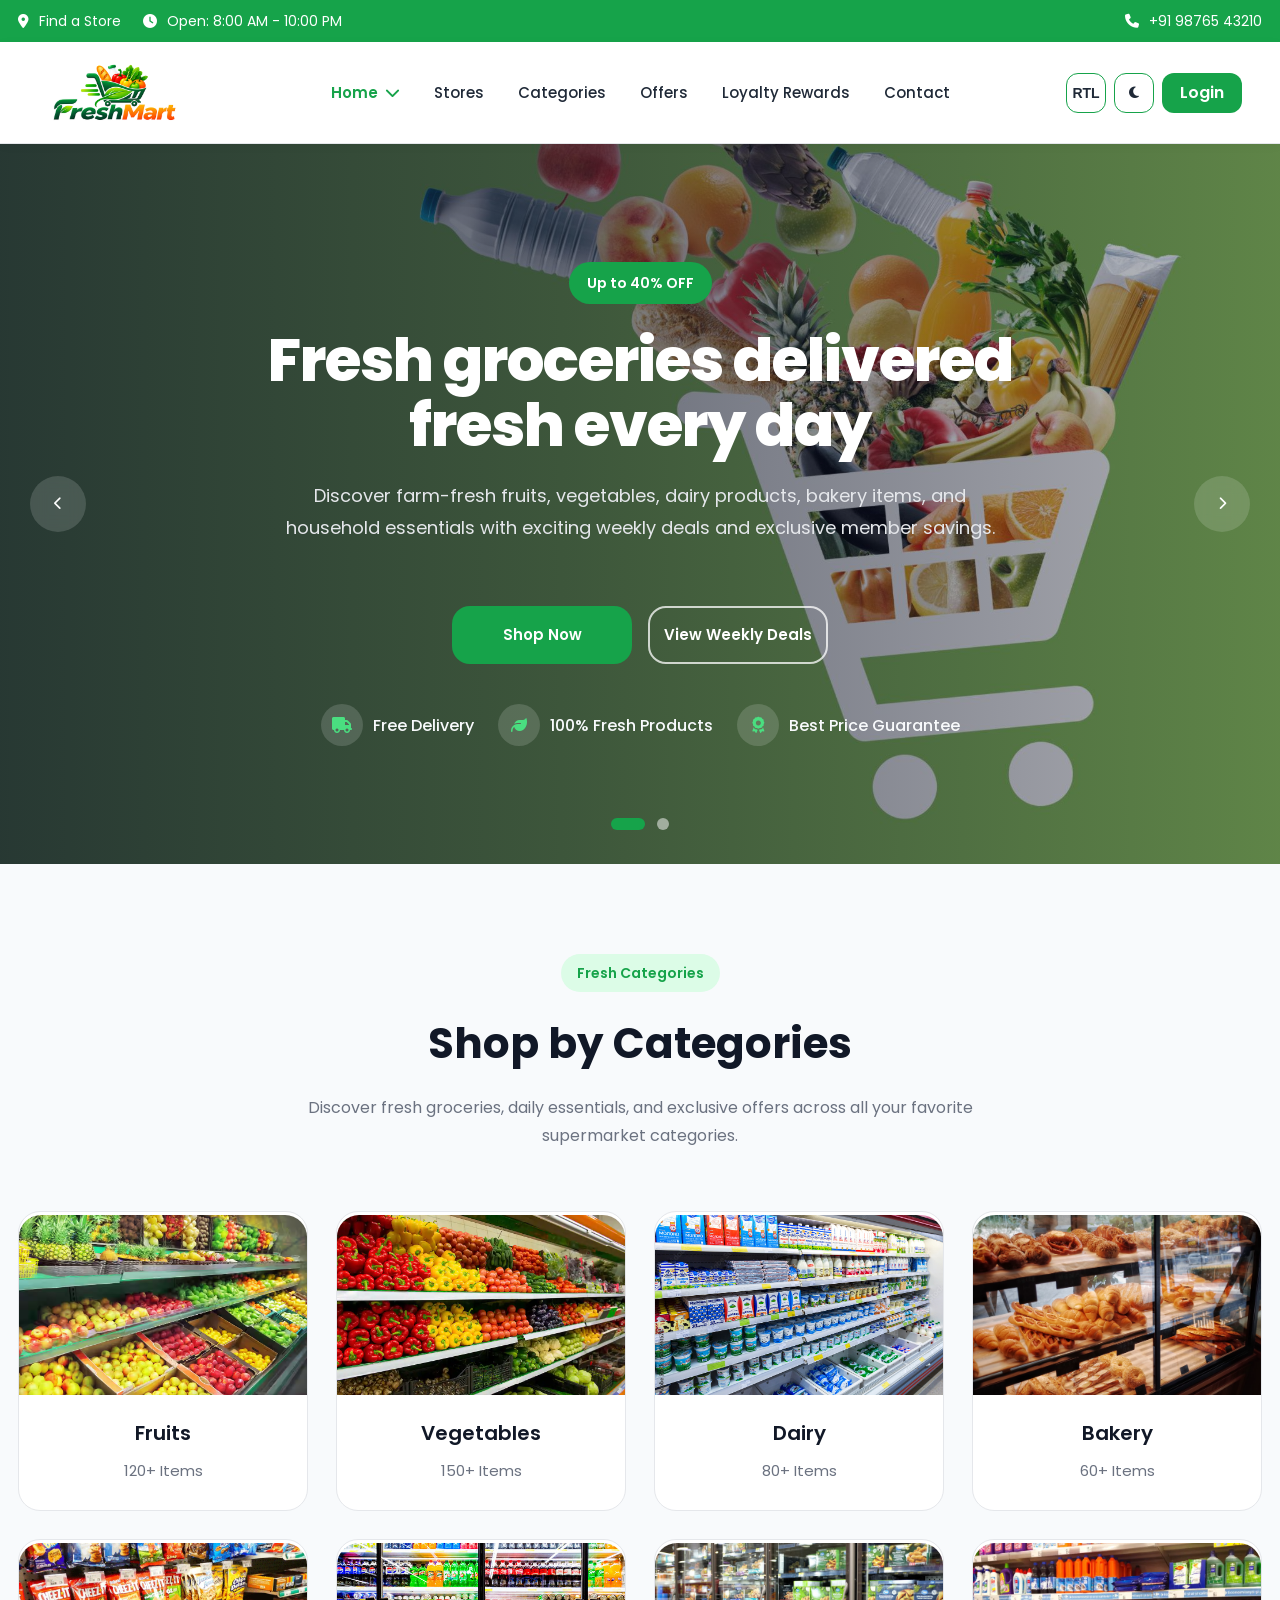
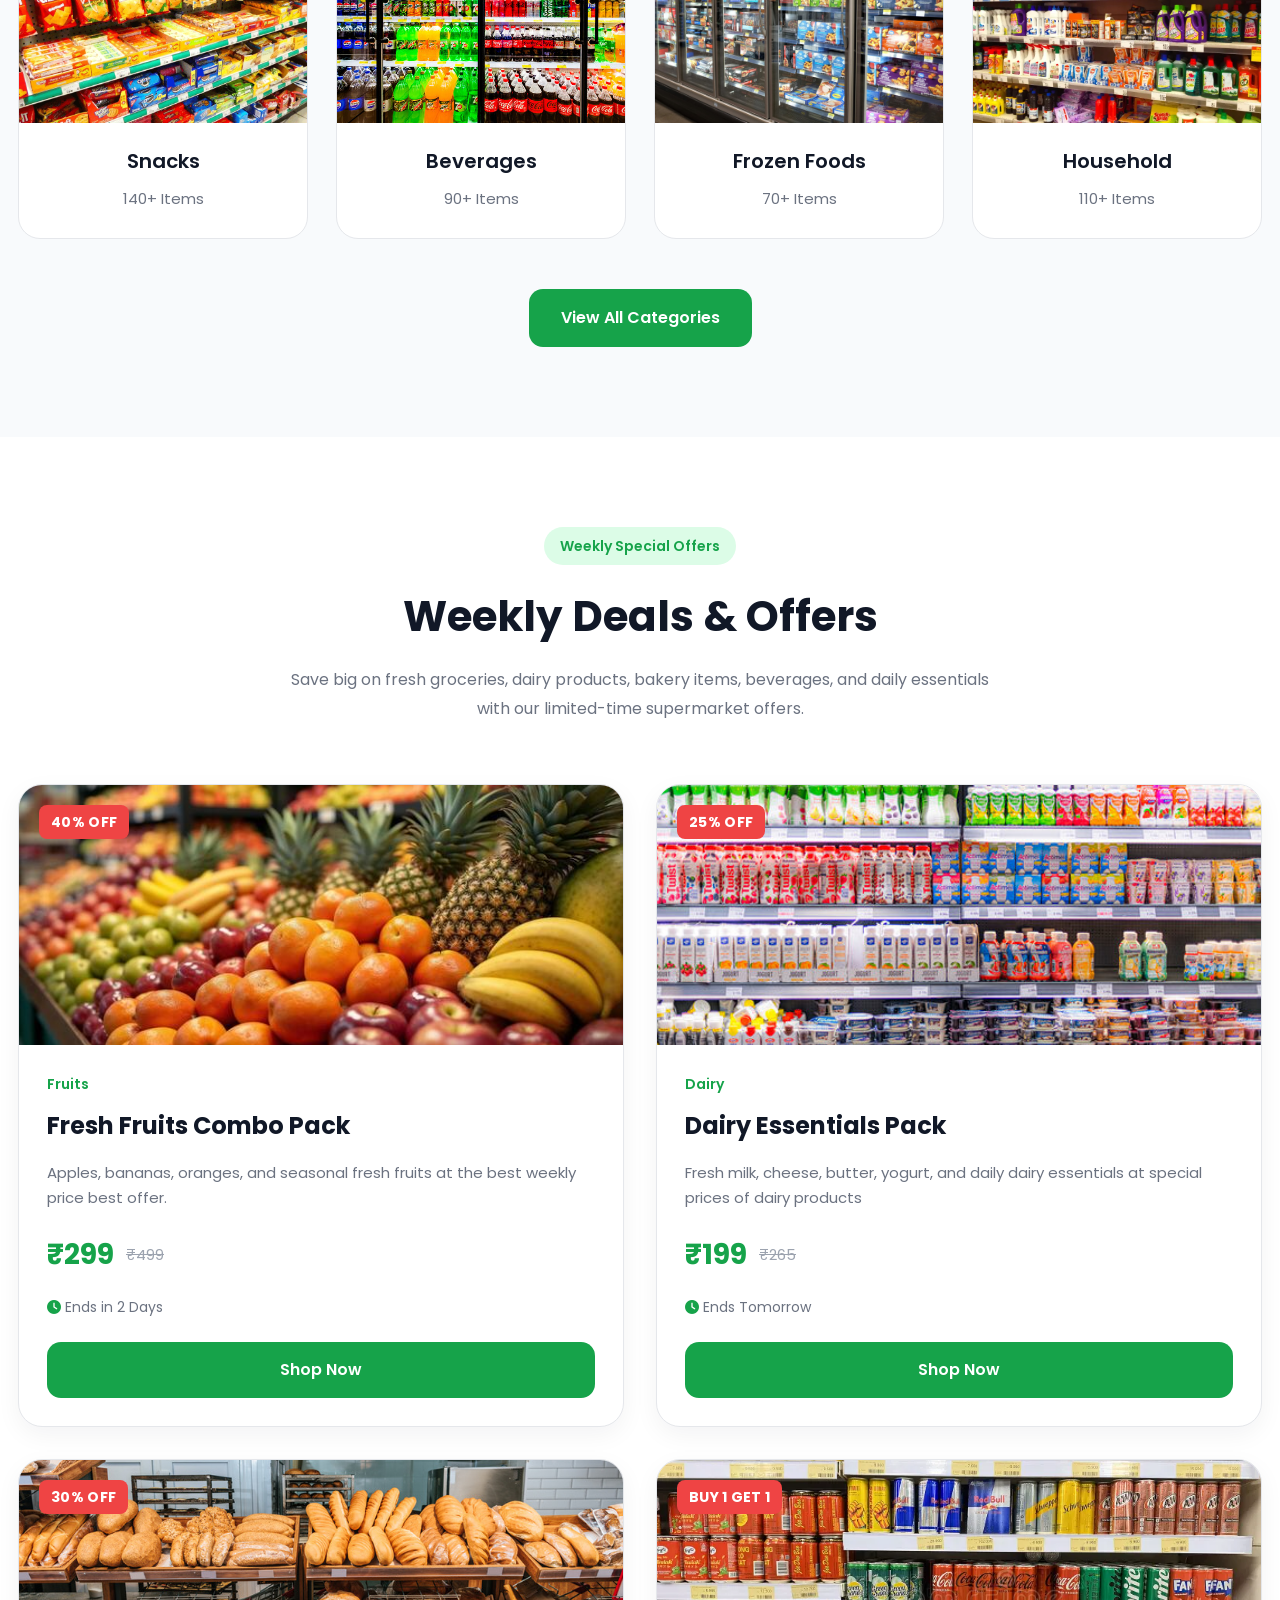
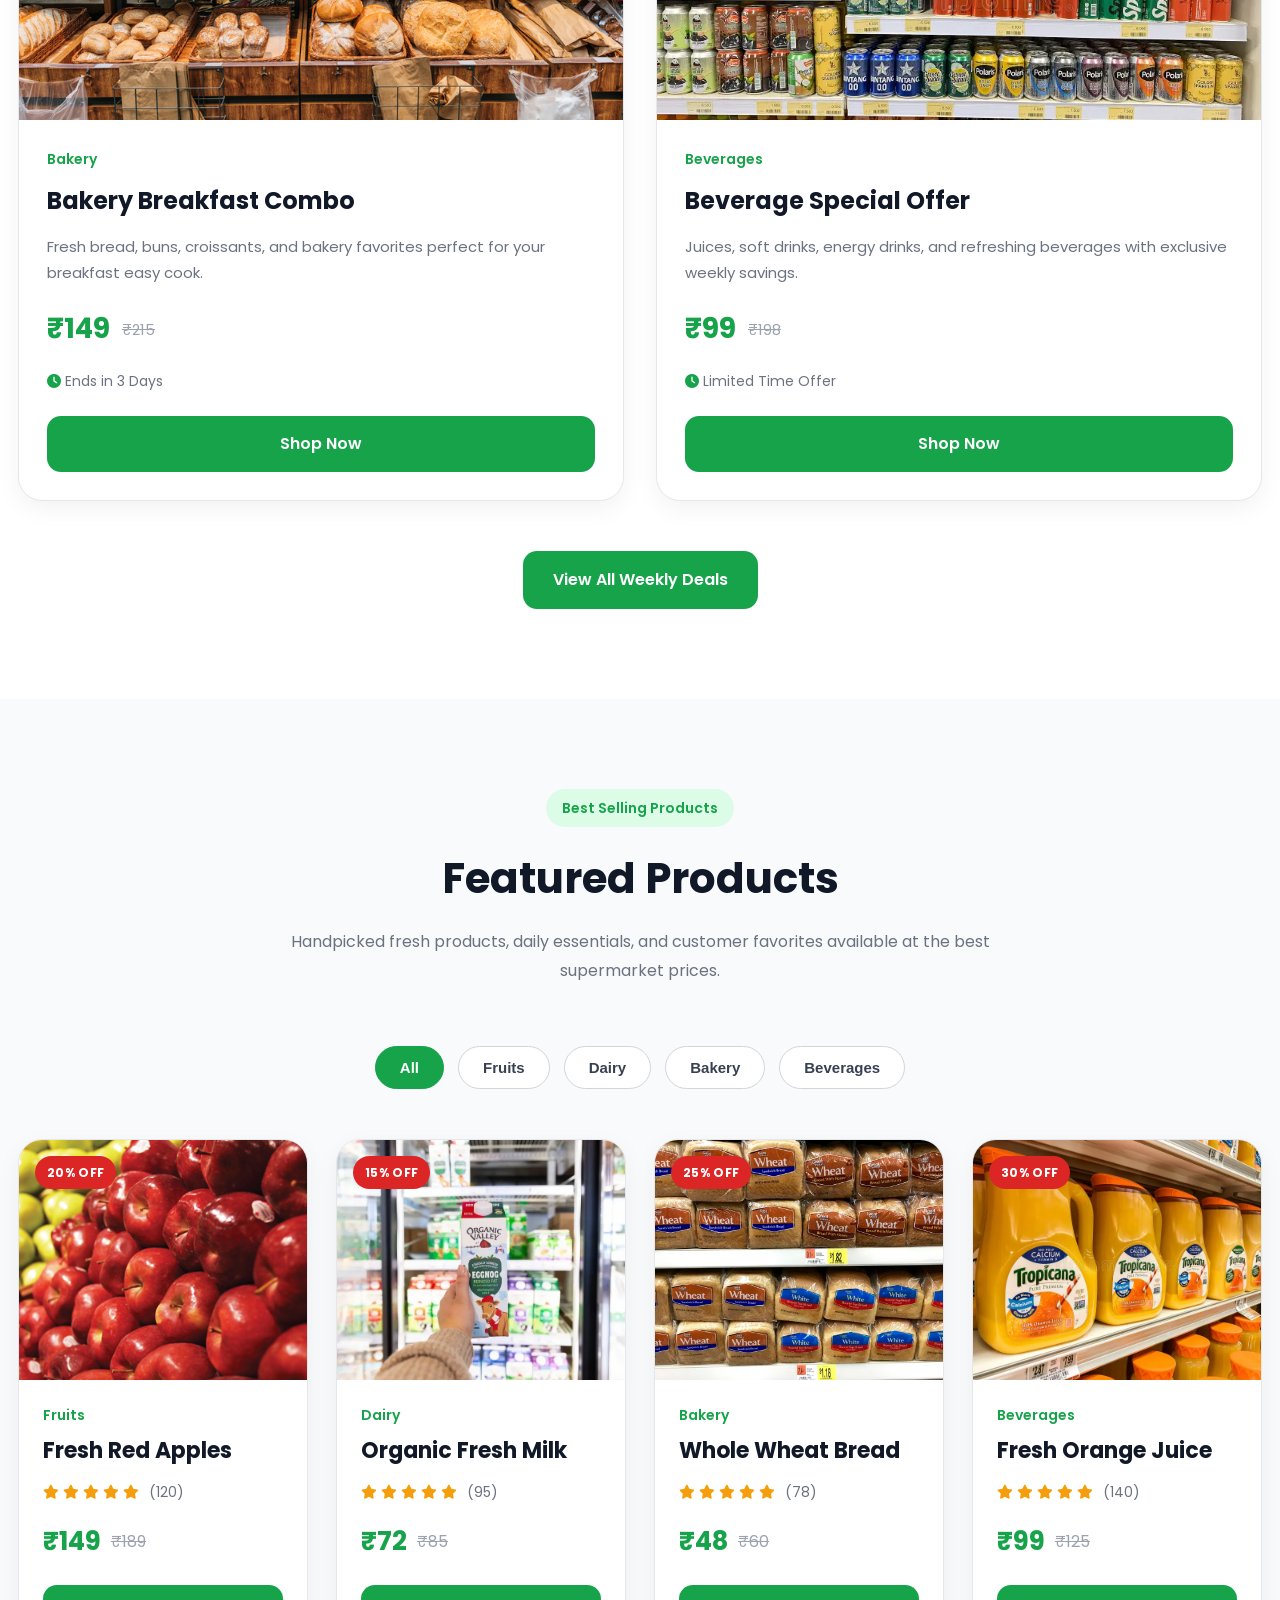
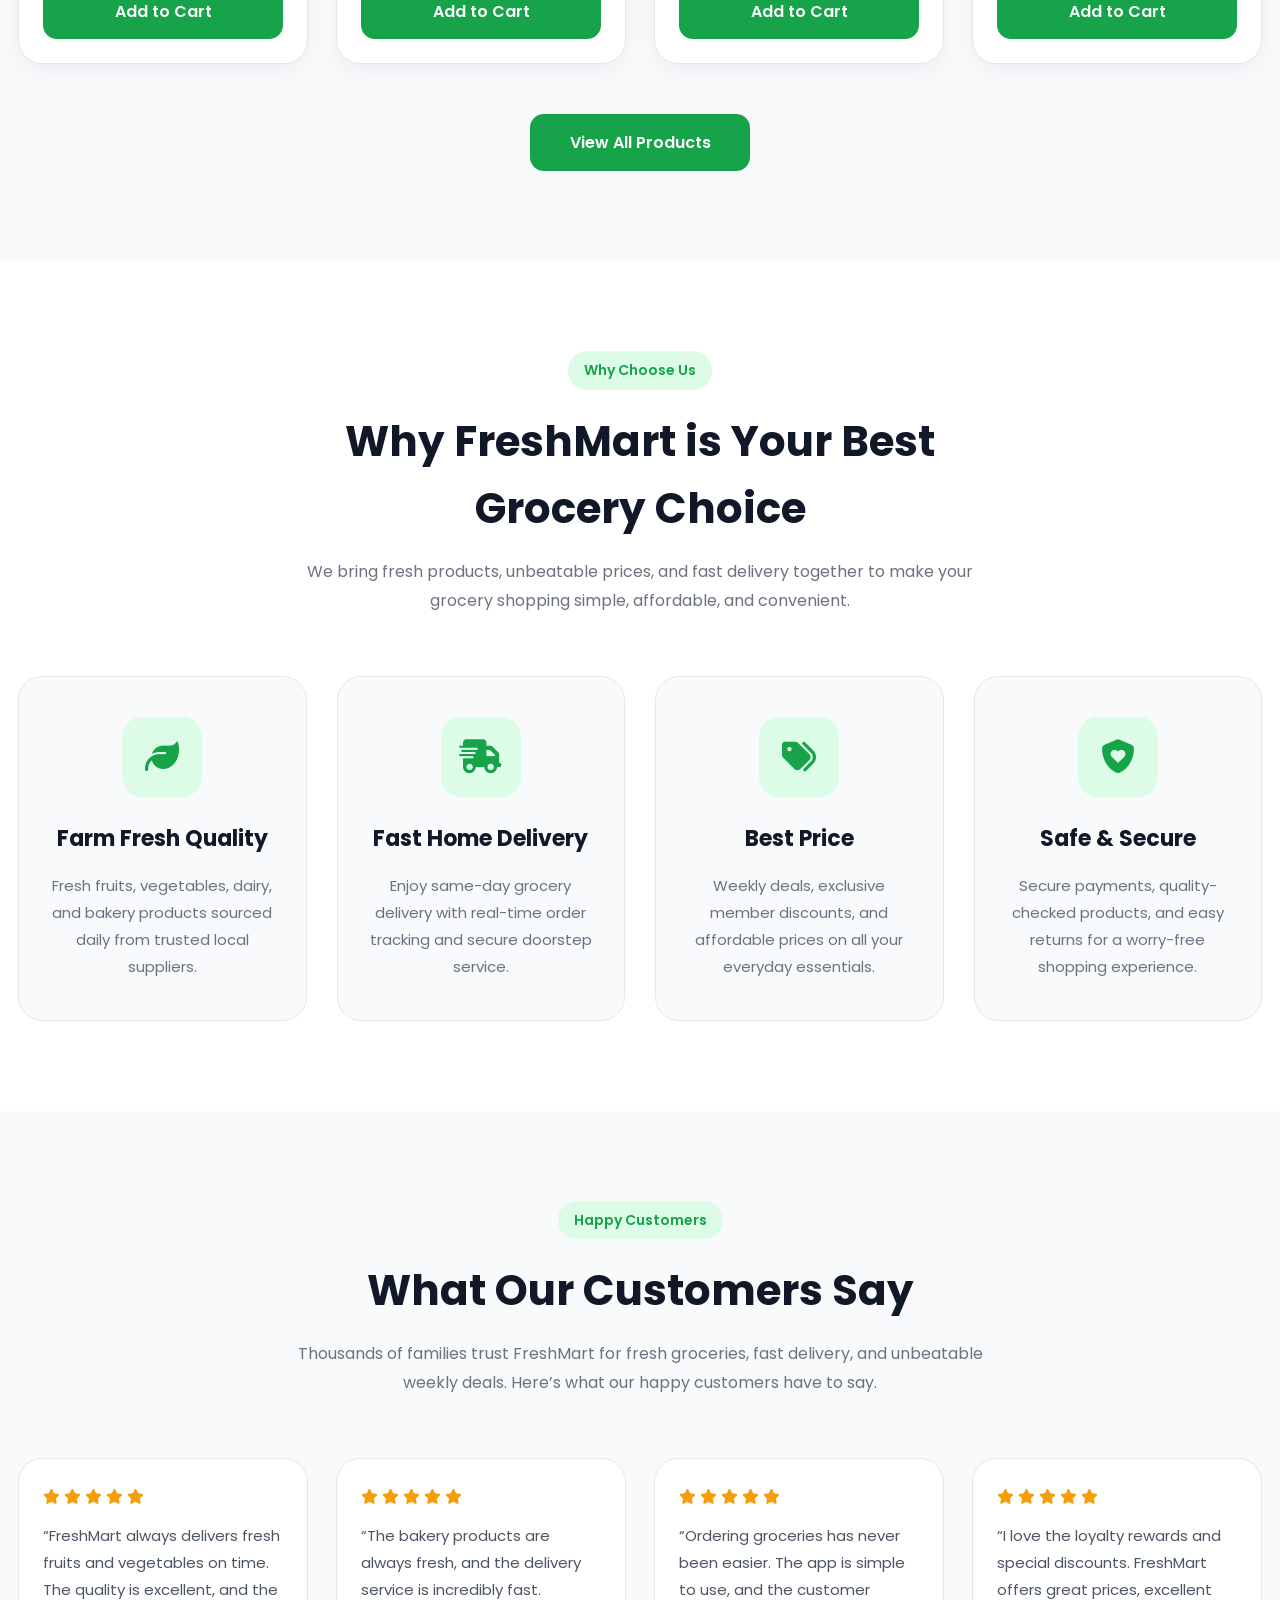
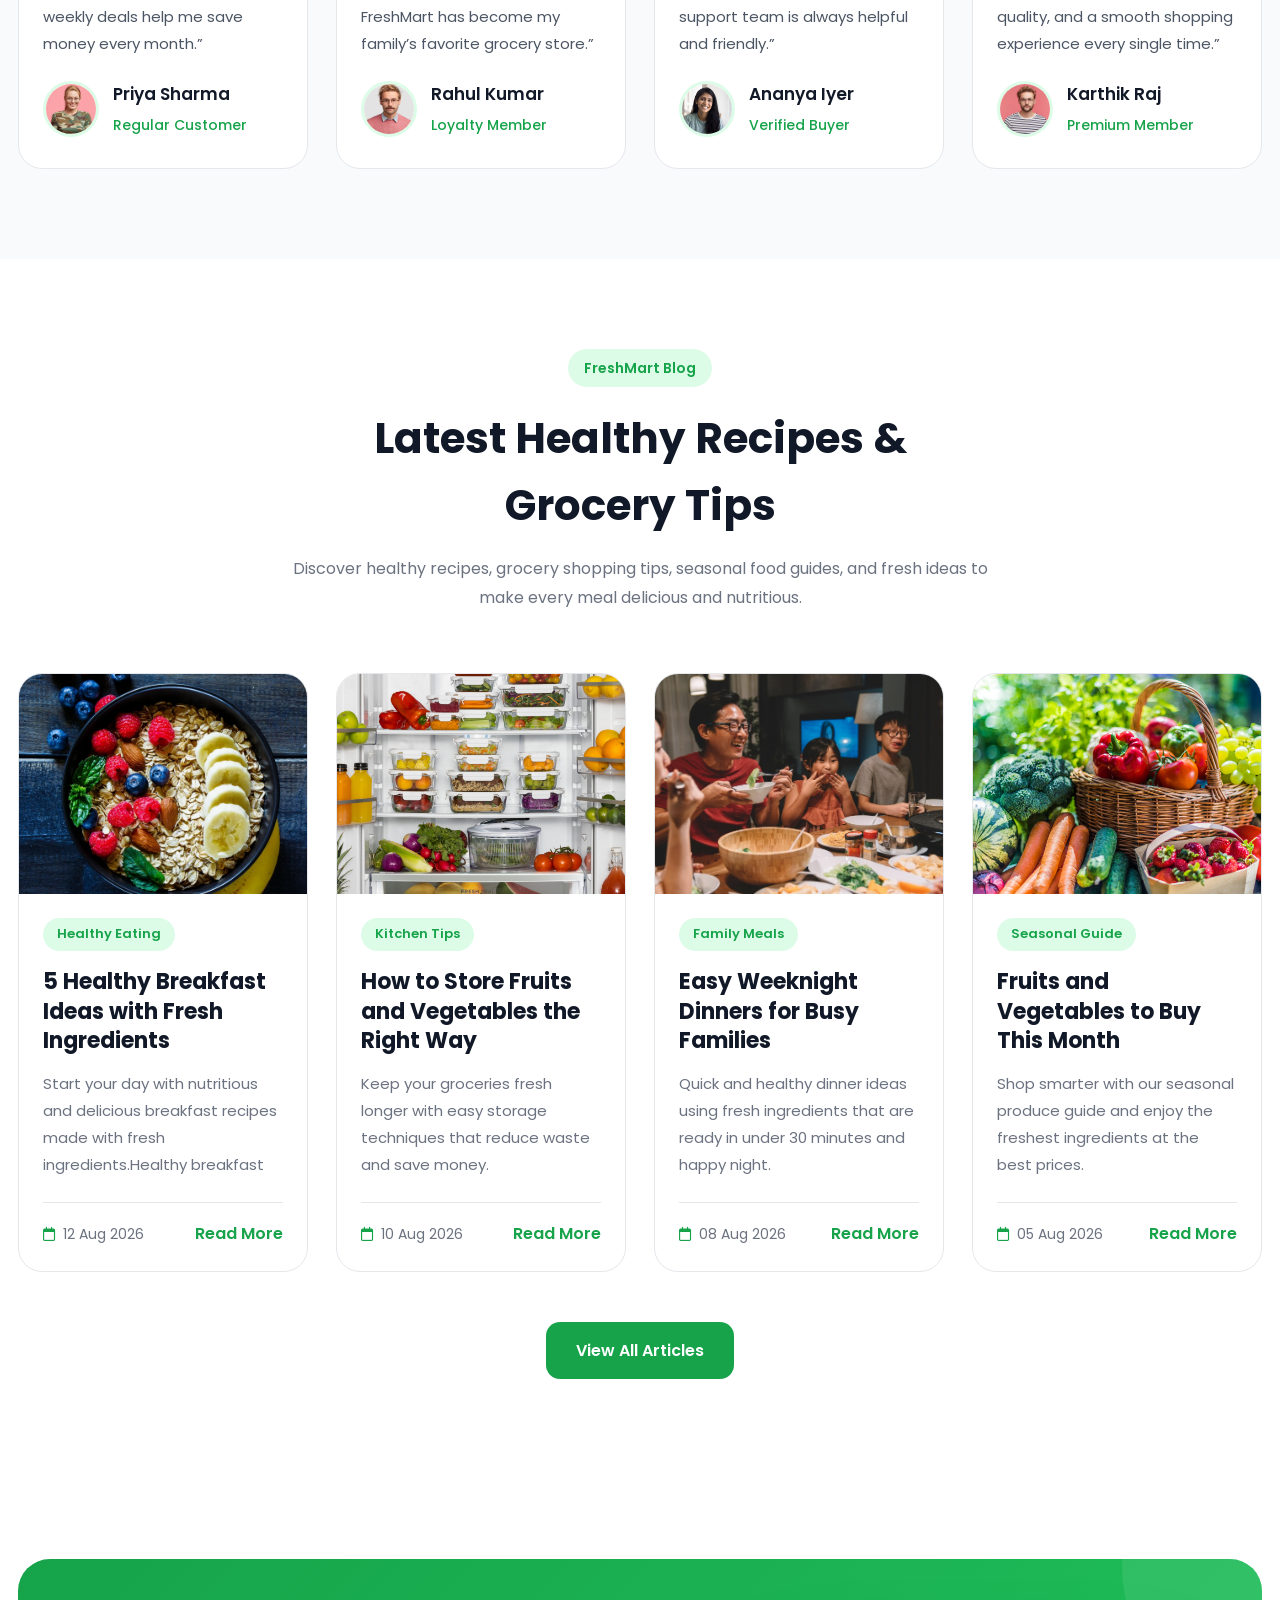
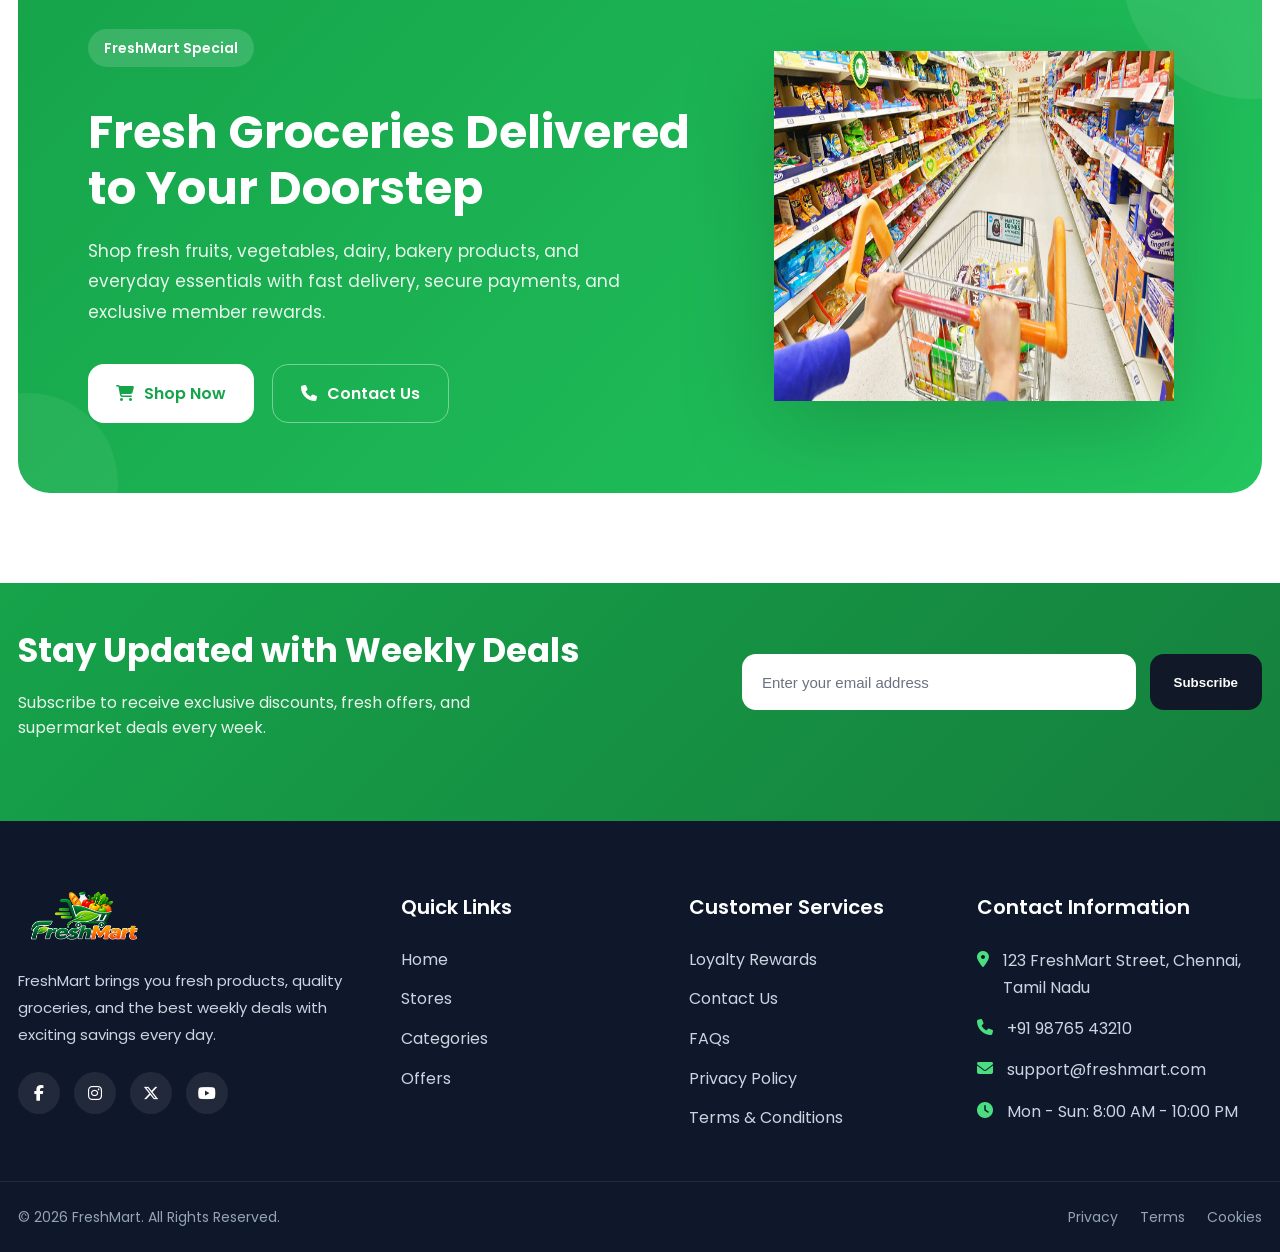
<file: index.html>
<!DOCTYPE html>

<html lang="en">

<head>
  <meta charset="UTF-8">
  <meta name="viewport" content="width=device-width, initial-scale=1.0">
  <title>FreshMart - Supermarket Weekly Deals & Offers</title>

  <!-- Favicon -->

  <link rel="icon" type="image/png" href="images/logo.png">

  <!-- Google Fonts -->

  <link rel="preconnect" href="https://fonts.googleapis.com">
  <link rel="preconnect" href="https://fonts.gstatic.com" crossorigin>
  <link href="https://fonts.googleapis.com/css2?family=Poppins:wght@300;400;500;600;700;800&display=swap" rel="stylesheet">

  <!-- Font Awesome -->

  <link rel="stylesheet" href="https://cdnjs.cloudflare.com/ajax/libs/font-awesome/6.7.2/css/all.min.css">

  <!-- CSS -->

  <link rel="stylesheet" href="css/style.css">
  <link rel="stylesheet" href="css/responsive.css">
</head>

<body>

  <!-- ================= TOP BAR ================= -->

  <div class="topbar">
    <div class="container">
      <div class="topbar-content">


    <div class="topbar-left">
      <span><i class="fa-solid fa-location-dot"></i> Find a Store</span>
      <span><i class="fa-solid fa-clock"></i> Open: 8:00 AM - 10:00 PM</span>
    </div>

    <div class="topbar-right">
      <span><i class="fa-solid fa-phone"></i> +91 98765 43210</span>
    </div>

  </div>
</div>


  </div>

  <!-- ================= HEADER ================= -->

  <header class="header">
    <div class="container">


  <nav class="navbar">

    <!-- Logo -->
    <a href="index.html" class="logo">
      <img src="images/logo.png" alt="FreshMart Logo">

    </a>

    <!-- Navigation -->
    <ul class="nav-menu" id="nav-menu">

      <!-- Home Dropdown -->
      <li class="dropdown">
        <a href="#"class="active">
          Home
          <i class="fa-solid fa-chevron-down"></i>
        </a>

        <ul class="dropdown-menu">
          <li><a href="index.html"class="active">Home 1</a></li>
          <li><a href="home2.html">Home 2</a></li>
        </ul>
      </li>

      <li><a href="stores.html">Stores</a></li>
      <li><a href="categories.html">Categories</a></li>
      <li><a href="offers.html">Offers</a></li>
      <li><a href="loyalty.html">Loyalty Rewards</a></li>
      <li><a href="contact.html">Contact</a></li>

      <!-- Mobile Actions -->
      <li class="mobile-actions">
        <div class="mobile-action-buttons">

          <button id="rtl-toggle-mobile" class="icon-btn">
            RTL
          </button>

          <button id="theme-toggle-mobile" class="icon-btn">
            <i class="fa-solid fa-moon"></i>
          </button>

          <a href="login.html" class="btn btn-login">
            Login
          </a>

        </div>
      </li>

    </ul>

    <!-- Desktop Actions -->
    <div class="header-actions">

      <button id="rtl-toggle" class="icon-btn">
        RTL
      </button>

      <button id="theme-toggle" class="icon-btn">
        <i class="fa-solid fa-moon"></i>
      </button>

      <a href="login.html" class="btn btn-login">
        Login
      </a>

    </div>

    <!-- Hamburger -->
    <button class="menu-toggle" id="menu-toggle" aria-label="Open Menu">
      <span></span>
      <span></span>
      <span></span>
    </button>

  </nav>

</div>

</header>
<!-- ================= HERO SLIDER START ================= -->

<section class="hero-slider">

  <div class="slider-wrapper">

<!-- Slide 1 -->
<div class="slide active" style="background-image: url('images/hero-slide1.jpg');">

  <div class="overlay"></div>

  <div class="container">
    <div class="hero-content">

      <span class="offer-badge">
        Up to 40% OFF
      </span>

      <h1>
        Fresh groceries delivered fresh every day
      </h1>

      <p>
        Discover farm-fresh fruits, vegetables, dairy products, bakery
        items, and household essentials with exciting weekly deals and
        exclusive member savings.
      </p>

      <div class="hero-buttons">
        <a href="categories.html" class="btn btn-primary">
          Shop Now
        </a>

        <a href="weekly-deals.html" class="btn btn-outline">
          View Weekly Deals
        </a>
      </div>

      <div class="hero-features">
        <div class="feature-item">
          <i class="fa-solid fa-truck"></i>
          <span>Free Delivery</span>
        </div>

        <div class="feature-item">
          <i class="fa-solid fa-leaf"></i>
          <span>100% Fresh Products</span>
        </div>

        <div class="feature-item">
          <i class="fa-solid fa-award"></i>
          <span>Best Price Guarantee</span>
        </div>
      </div>

    </div>
  </div>

</div>

<!-- Slide 2 -->
<div class="slide" style="background-image: url('images/hero-slide2.jpg');">

  <div class="overlay"></div>

  <div class="container">
    <div class="hero-content">

      <span class="offer-badge">
        Weekly Mega Sale
      </span>

      <h1>
        Save more on groceries every week
      </h1>

      <p>
        Enjoy exclusive discounts on fresh groceries, snacks, beverages,
        dairy products, and daily essentials with limited-time supermarket
        offers.
      </p>

      <div class="hero-buttons">
        <a href="featured-offers.html" class="btn btn-primary">
          Explore Offers
        </a>

        <a href="stores.html" class="btn btn-outline">
          Find a Store
        </a>
      </div>

      <div class="hero-features">
        <div class="feature-item">
          <i class="fa-solid fa-percent"></i>
          <span>Exclusive Discounts</span>
        </div>

        <div class="feature-item">
          <i class="fa-solid fa-gift"></i>
          <span>Loyalty Rewards</span>
        </div>

        <div class="feature-item">
          <i class="fa-solid fa-clock"></i>
          <span>Daily Fresh Stock</span>
        </div>
      </div>

    </div>
  </div>

</div>


  </div>

  <!-- Navigation Arrows -->

  <button class="slider-arrow prev-slide">
    <i class="fa-solid fa-chevron-left"></i>
  </button>

  <button class="slider-arrow next-slide">
    <i class="fa-solid fa-chevron-right"></i>
  </button>

  <!-- Slider Dots -->

  <div class="slider-dots">
    <span class="dot active"></span>
    <span class="dot"></span>
  </div>

</section>

<!-- ================= HERO SLIDER END ================= -->
<!-- ================= SHOP BY CATEGORIES START ================= -->

<section class="categories-section">

  <div class="container">

<div class="section-header">

  <span class="section-badge">
    Fresh Categories
  </span>

  <h2>Shop by Categories</h2>

  <p>
    Discover fresh groceries, daily essentials, and exclusive offers across
    all your favorite supermarket categories.
  </p>

</div>

<div class="categories-grid">

  <!-- Fruits -->
  <a href="categories.html" class="category-card">
    <div class="category-image">
      <img src="images/category-fruits.jpg" alt="Fresh Fruits">
    </div>
    <h3>Fruits</h3>
    <p>120+ Items</p>
  </a>

  <!-- Vegetables -->
  <a href="categories.html" class="category-card">
    <div class="category-image">
      <img src="images/category-vegtables.jpg" alt="Fresh Vegetables">
    </div>
    <h3>Vegetables</h3>
    <p>150+ Items</p>
  </a>

  <!-- Dairy -->
  <a href="categories.html" class="category-card">
    <div class="category-image">
      <img src="images/category-dairy.jpg" alt="Dairy Products">
    </div>
    <h3>Dairy</h3>
    <p>80+ Items</p>
  </a>

  <!-- Bakery -->
  <a href="categories.html" class="category-card">
    <div class="category-image">
      <img src="images/category-bakery.jpg" alt="Bakery Products">
    </div>
    <h3>Bakery</h3>
    <p>60+ Items</p>
  </a>

  <!-- Snacks -->
  <a href="categories.html" class="category-card">
    <div class="category-image">
      <img src="images/category-snacks.jpg" alt="Snacks">
    </div>
    <h3>Snacks</h3>
    <p>140+ Items</p>
  </a>

  <!-- Beverages -->
  <a href="categories.html" class="category-card">
    <div class="category-image">
      <img src="images/category-beverage.jpg" alt="Beverages">
    </div>
    <h3>Beverages</h3>
    <p>90+ Items</p>
  </a>

  <!-- Frozen Foods -->
  <a href="categories.html" class="category-card">
    <div class="category-image">
      <img src="images/category-frozen.jpg" alt="Frozen Foods">
    </div>
    <h3>Frozen Foods</h3>
    <p>70+ Items</p>
  </a>

  <!-- Household -->
  <a href="categories.html" class="category-card">
    <div class="category-image">
      <img src="images/category-household.jpg" alt="Household Essentials">
    </div>
    <h3>Household</h3>
    <p>110+ Items</p>
  </a>

</div>

<div class="categories-action">
  <a href="categories.html" class="btn btn-primary">
    View All Categories
  </a>
</div>


  </div>

</section>

<!-- ================= SHOP BY CATEGORIES END ================= -->
<!-- ================= WEEKLY DEALS START ================= -->

<section class="weekly-deals-section">

  <div class="container">

<div class="section-header">

  <span class="section-badge">
    Weekly Special Offers
  </span>

  <h2>Weekly Deals & Offers</h2>

  <p>
    Save big on fresh groceries, dairy products, bakery items, beverages,
    and daily essentials with our limited-time supermarket offers.
  </p>

</div>

<div class="home1deals-grid">

  <!-- Deal 1 -->
  <div class="home1deal-card">

    <div class="home1deal-image">
      <img src="images/deal-fruits.jpg" alt="Fresh Fruits Combo">
      <span class="discount-badge">40% OFF</span>
    </div>

    <div class="home1deal-content">

      <span class="deal-category">Fruits</span>

      <h3>Fresh Fruits Combo Pack</h3>

      <p>
        Apples, bananas, oranges, and seasonal fresh fruits at the best
        weekly price best offer.
      </p>

      <div class="home1deal-price">
        <span class="current-price">₹299</span>
        <span class="old-price">₹499</span>
      </div>

      <div class="home1deal-meta">
        <span><i class="fa-solid fa-clock"></i> Ends in 2 Days</span>
      </div>

      <a href="shop.html" class="btn btn-primary">
        Shop Now
      </a>

    </div>

  </div>

  <!-- Deal 2 -->
  <div class="home1deal-card">

    <div class="home1deal-image">
      <img src="images/deal-dairy.jpg" alt="Dairy Essentials">
      <span class="discount-badge">25% OFF</span>
    </div>

    <div class="home1deal-content">

      <span class="deal-category">Dairy</span>

      <h3>Dairy Essentials Pack</h3>

      <p>
        Fresh milk, cheese, butter, yogurt, and daily dairy essentials at
        special prices of dairy products
      </p>

      <div class="home1deal-price">
        <span class="current-price">₹199</span>
        <span class="old-price">₹265</span>
      </div>

      <div class="home1deal-meta">
        <span><i class="fa-solid fa-clock"></i> Ends Tomorrow</span>
      </div>

      <a href="shop.html" class="btn btn-primary">
        Shop Now
      </a>

    </div>

  </div>

  <!-- Deal 3 -->
  <div class="home1deal-card">

    <div class="home1deal-image">
      <img src="images/deal-bakery.jpg" alt="Bakery Combo">
      <span class="discount-badge">30% OFF</span>
    </div>

    <div class="home1deal-content">

      <span class="deal-category">Bakery</span>

      <h3>Bakery Breakfast Combo</h3>

      <p>
        Fresh bread, buns, croissants, and bakery favorites perfect for
        your breakfast easy cook.
      </p>

      <div class="home1deal-price">
        <span class="current-price">₹149</span>
        <span class="old-price">₹215</span>
      </div>

      <div class="home1deal-meta">
        <span><i class="fa-solid fa-clock"></i> Ends in 3 Days</span>
      </div>

      <a href="shop.html" class="btn btn-primary">
        Shop Now
      </a>

    </div>

  </div>

  <!-- Deal 4 -->
  <div class="home1deal-card">

    <div class="home1deal-image">
      <img src="images/deal-beverages.jpg" alt="Beverage Offer">
      <span class="discount-badge">BUY 1 GET 1</span>
    </div>

    <div class="home1deal-content">

      <span class="deal-category">Beverages</span>

      <h3>Beverage Special Offer</h3>

      <p>
        Juices, soft drinks, energy drinks, and refreshing beverages with
        exclusive weekly savings.
      </p>

      <div class="home1deal-price">
        <span class="current-price">₹99</span>
        <span class="old-price">₹198</span>
      </div>

      <div class="home1deal-meta">
        <span><i class="fa-solid fa-clock"></i> Limited Time Offer</span>
      </div>

      <a href="shop.html" class="btn btn-primary">
        Shop Now
      </a>

    </div>

  </div>

</div>

<div class="deals-action">
  <a href="weekly-deals.html" class="btn btn-primary">
    View All Weekly Deals
  </a>
</div>


  </div>

</section>

<!-- ================= WEEKLY DEALS END ================= -->

<!-- ================= FEATURED PRODUCTS START ================= -->

<section class="featured-products-section">

  <div class="container">


<div class="section-header">

  <span class="section-badge">
    Best Selling Products
  </span>

  <h2>Featured Products</h2>

  <p>
    Handpicked fresh products, daily essentials, and customer favorites
    available at the best supermarket prices.
  </p>

</div>

<!-- Product Filters -->
<div class="product-filters">

  <button class="filter-btn active">All</button>
  <button class="filter-btn">Fruits</button>
  <button class="filter-btn">Dairy</button>
  <button class="filter-btn">Bakery</button>
  <button class="filter-btn">Beverages</button>

</div>

<!-- Products Grid -->
<div class="products-grid">

  <!-- Product 1 -->
  <div class="product-card">

    <div class="product-image">
      <img src="images/product-apples.jpg" alt="Fresh Apples">
      <span class="product-badge">20% OFF</span>
    </div>

    <div class="product-content">

      <span class="product-category">Fruits</span>

      <h3>Fresh Red Apples</h3>

      <div class="product-rating">
        <i class="fa-solid fa-star"></i>
        <i class="fa-solid fa-star"></i>
        <i class="fa-solid fa-star"></i>
        <i class="fa-solid fa-star"></i>
        <i class="fa-solid fa-star"></i>
        <span>(120)</span>
      </div>

      <div class="product-price">
        <span class="current-price">₹149</span>
        <span class="old-price">₹189</span>
      </div>

      <a href="shop.html" class="btn btn-primary">
        Add to Cart
      </a>

    </div>

  </div>

  <!-- Product 2 -->
  <div class="product-card">

    <div class="product-image">
      <img src="images/product-milk.jpg" alt="Organic Milk">
      <span class="product-badge">15% OFF</span>
    </div>

    <div class="product-content">

      <span class="product-category">Dairy</span>

      <h3>Organic Fresh Milk</h3>

      <div class="product-rating">
        <i class="fa-solid fa-star"></i>
        <i class="fa-solid fa-star"></i>
        <i class="fa-solid fa-star"></i>
        <i class="fa-solid fa-star"></i>
        <i class="fa-solid fa-star"></i>
        <span>(95)</span>
      </div>

      <div class="product-price">
        <span class="current-price">₹72</span>
        <span class="old-price">₹85</span>
      </div>

      <a href="shop.html" class="btn btn-primary">
        Add to Cart
      </a>

    </div>

  </div>

  <!-- Product 3 -->
  <div class="product-card">

    <div class="product-image">
      <img src="images/product-bread.jpg" alt="Whole Wheat Bread">
      <span class="product-badge">25% OFF</span>
    </div>

    <div class="product-content">

      <span class="product-category">Bakery</span>

      <h3>Whole Wheat Bread</h3>

      <div class="product-rating">
        <i class="fa-solid fa-star"></i>
        <i class="fa-solid fa-star"></i>
        <i class="fa-solid fa-star"></i>
        <i class="fa-solid fa-star"></i>
        <i class="fa-solid fa-star"></i>
        <span>(78)</span>
      </div>

      <div class="product-price">
        <span class="current-price">₹48</span>
        <span class="old-price">₹60</span>
      </div>

      <a href="shop.html" class="btn btn-primary">
        Add to Cart
      </a>

    </div>

  </div>

  <!-- Product 4 -->
  <div class="product-card">

    <div class="product-image">
      <img src="images/product-juice.jpg" alt="Orange Juice">
      <span class="product-badge">30% OFF</span>
    </div>

    <div class="product-content">

      <span class="product-category">Beverages</span>

      <h3>Fresh Orange Juice</h3>

      <div class="product-rating">
        <i class="fa-solid fa-star"></i>
        <i class="fa-solid fa-star"></i>
        <i class="fa-solid fa-star"></i>
        <i class="fa-solid fa-star"></i>
        <i class="fa-solid fa-star"></i>
        <span>(140)</span>
      </div>

      <div class="product-price">
        <span class="current-price">₹99</span>
        <span class="old-price">₹125</span>
      </div>

      <a href="shop.html" class="btn btn-primary">
        Add to Cart
      </a>

    </div>

  </div>

</div>

<!-- View All Button -->
<div class="products-action">
  <a href="shop.html" class="btn btn-primary">
    View All Products
  </a>
</div>

  </div>

</section>

<!-- ================= FEATURED PRODUCTS END ================= -->

<!-- ========================================
     WHY CHOOSE FRESHMART
======================================== -->
<section class="why-choose-section">
  <div class="container">

    <div class="section-header">
      <span class="section-badge">Why Choose Us</span>
      <h2>Why FreshMart is Your Best Grocery Choice</h2>
      <p>
        We bring fresh products, unbeatable prices, and fast delivery together
        to make your grocery shopping simple, affordable, and convenient.
      </p>
    </div>

    <div class="why-grid">

      <div class="why-card">
        <div class="why-icon">
          <i class="fas fa-leaf"></i>
        </div>
        <h3>Farm Fresh Quality</h3>
        <p>
          Fresh fruits, vegetables, dairy, and bakery products sourced daily
          from trusted local suppliers.
        </p>
      </div>

      <div class="why-card">
        <div class="why-icon">
          <i class="fas fa-truck-fast"></i>
        </div>
        <h3>Fast Home Delivery</h3>
        <p>
          Enjoy same-day grocery delivery with real-time order tracking and
          secure doorstep service.
        </p>
      </div>

      <div class="why-card">
        <div class="why-icon">
          <i class="fas fa-tags"></i>
        </div>
        <h3>Best Price</h3>
        <p>
          Weekly deals, exclusive member discounts, and affordable prices on
          all your everyday essentials.
        </p>
      </div>

      <div class="why-card">
        <div class="why-icon">
          <i class="fas fa-shield-heart"></i>
        </div>
        <h3>Safe & Secure</h3>
        <p>
          Secure payments, quality-checked products, and easy returns for a
          worry-free shopping experience.
        </p>
      </div>

    </div>

  </div>
</section>


<!-- ========================================
     CUSTOMER TESTIMONIALS
======================================== -->
<section class="testimonial-section">
  <div class="container">

    <div class="section-header">
      <span class="section-badge">Happy Customers</span>
      <h2>What Our Customers Say</h2>
      <p>
        Thousands of families trust FreshMart for fresh groceries, fast delivery,
        and unbeatable weekly deals. Here’s what our happy customers have to say.
      </p>
    </div>

    <div class="testimonial-grid">

      <!-- Testimonial 1 -->
      <div class="testimonial-card">
        <div class="testimonial-rating">
          <i class="fas fa-star"></i>
          <i class="fas fa-star"></i>
          <i class="fas fa-star"></i>
          <i class="fas fa-star"></i>
          <i class="fas fa-star"></i>
        </div>

        <p class="testimonial-text">
          “FreshMart always delivers fresh fruits and vegetables on time.
          The quality is excellent, and the weekly deals help me save money
          every month.”
        </p>

        <div class="testimonial-user">
          <img src="images/testimonial-1.jpg" alt="Priya Sharma">
          <div>
            <h4>Priya Sharma</h4>
            <span>Regular Customer</span>
          </div>
        </div>
      </div>

      <!-- Testimonial 2 -->
      <div class="testimonial-card">
        <div class="testimonial-rating">
          <i class="fas fa-star"></i>
          <i class="fas fa-star"></i>
          <i class="fas fa-star"></i>
          <i class="fas fa-star"></i>
          <i class="fas fa-star"></i>
        </div>

        <p class="testimonial-text">
          “The bakery products are always fresh, and the delivery service is
          incredibly fast. FreshMart has become my family’s favorite grocery store.”
        </p>

        <div class="testimonial-user">
          <img src="images/testimonial-2.jpg" alt="Rahul Kumar">
          <div>
            <h4>Rahul Kumar</h4>
            <span>Loyalty Member</span>
          </div>
        </div>
      </div>

      <!-- Testimonial 3 -->
      <div class="testimonial-card">
        <div class="testimonial-rating">
          <i class="fas fa-star"></i>
          <i class="fas fa-star"></i>
          <i class="fas fa-star"></i>
          <i class="fas fa-star"></i>
          <i class="fas fa-star"></i>
        </div>

        <p class="testimonial-text">
          “Ordering groceries has never been easier. The app is simple to use,
          and the customer support team is always helpful and friendly.”
        </p>

        <div class="testimonial-user">
          <img src="images/testimonial-3.jpg" alt="Ananya Iyer">
          <div>
            <h4>Ananya Iyer</h4>
            <span>Verified Buyer</span>
          </div>
        </div>
      </div>

      <!-- Testimonial 4 -->
      <div class="testimonial-card">
        <div class="testimonial-rating">
          <i class="fas fa-star"></i>
          <i class="fas fa-star"></i>
          <i class="fas fa-star"></i>
          <i class="fas fa-star"></i>
          <i class="fas fa-star"></i>
        </div>

        <p class="testimonial-text">
          “I love the loyalty rewards and special discounts. FreshMart offers
          great prices, excellent quality, and a smooth shopping experience
          every single time.”
        </p>

        <div class="testimonial-user">
          <img src="images/testimonial-4.jpg" alt="Karthik Raj">
          <div>
            <h4>Karthik Raj</h4>
            <span>Premium Member</span>
          </div>
        </div>
      </div>

    </div>

  </div>
</section>


<!-- ========================================
     LATEST BLOG & HEALTHY RECIPES
======================================== -->
<section class="blog-section">
  <div class="container">

    <div class="section-header">
      <span class="section-badge">FreshMart Blog</span>
      <h2>Latest Healthy Recipes &amp; Grocery Tips</h2>
      <p>
        Discover healthy recipes, grocery shopping tips, seasonal food guides,
        and fresh ideas to make every meal delicious and nutritious.
      </p>
    </div>

    <div class="blog-grid">

      <!-- Blog 1 -->
      <article class="blog-card">
        <div class="blog-image">
          <img src="images/blog-1.jpg" alt="Healthy Breakfast">
        </div>
        <div class="blog-content">
          <span class="blog-category">Healthy Eating</span>
          <h3>5 Healthy Breakfast Ideas with Fresh Ingredients</h3>
          <p>Start your day with nutritious and delicious breakfast recipes made with fresh ingredients.Healthy breakfast</p>
          <div class="blog-meta">
            <span><i class="far fa-calendar"></i> 12 Aug 2026</span>
            <a href="blog-details.html">Read More</a>
          </div>
        </div>
      </article>

      <!-- Blog 2 -->
      <article class="blog-card">
        <div class="blog-image">
          <img src="images/blog-2.jpg" alt="Storage Tips">
        </div>
        <div class="blog-content">
          <span class="blog-category">Kitchen Tips</span>
          <h3>How to Store Fruits and Vegetables the Right Way</h3>
          <p>Keep your groceries fresh longer with easy storage techniques that reduce waste and save money.</p>
          <div class="blog-meta">
            <span><i class="far fa-calendar"></i> 10 Aug 2026</span>
            <a href="blog-details.html">Read More</a>
          </div>
        </div>
      </article>

      <!-- Blog 3 -->
      <article class="blog-card">
        <div class="blog-image">
          <img src="images/blog-3.jpg" alt="Family Dinner">
        </div>
        <div class="blog-content">
          <span class="blog-category">Family Meals</span>
          <h3>Easy Weeknight Dinners for Busy Families</h3>
          <p>Quick and healthy dinner ideas using fresh ingredients that are ready in under 30 minutes and happy night.</p>
          <div class="blog-meta">
            <span><i class="far fa-calendar"></i> 08 Aug 2026</span>
            <a href="blog-details.html">Read More</a>
          </div>
        </div>
      </article>

      <!-- Blog 4 -->
      <article class="blog-card">
        <div class="blog-image">
          <img src="images/blog-4.jpg" alt="Seasonal Fruits">
        </div>
        <div class="blog-content">
          <span class="blog-category">Seasonal Guide</span>
          <h3>Fruits and Vegetables to Buy This Month</h3>
          <p>Shop smarter with our seasonal produce guide and enjoy the freshest ingredients at the best prices.</p>
          <div class="blog-meta">
            <span><i class="far fa-calendar"></i> 05 Aug 2026</span>
            <a href="blog-details.html">Read More</a>
          </div>
        </div>
      </article>

    </div>

    <div class="blog-action">
      <a href="blog.html" class="btn-primary">View All Articles</a>
    </div>

  </div>
</section>
<!-- ========================================
     CALL TO ACTION
======================================== -->
<section class="cta-section">
  <div class="container">

    <div class="cta-wrapper">

      <div class="cta-content">
        <span class="section-badge">FreshMart Special</span>

        <h2>Fresh Groceries Delivered to Your Doorstep</h2>

        <p>
          Shop fresh fruits, vegetables, dairy, bakery products, and everyday
          essentials with fast delivery, secure payments, and exclusive member
          rewards.
        </p>

        <div class="cta-buttons">
          <a href="shop.html" class="btn-primary">
            <i class="fas fa-cart-shopping"></i>
            Shop Now
          </a>

          <a href="contact.html" class="btn-outline">
            <i class="fas fa-phone"></i>
            Contact Us
          </a>
        </div>
      </div>

      <div class="cta-image">
        <img src="images/cta-home1.jpg" alt="Fresh Grocery Delivery">
      </div>

    </div>

  </div>
</section>





<!-- ================= FOOTER START ================= -->

<footer class="footer">

  <!-- Newsletter -->

  <div class="footer-newsletter">
    <div class="container">
      <div class="newsletter-box">


    <div class="newsletter-content">
      <h2>Stay Updated with Weekly Deals</h2>
      <p>Subscribe to receive exclusive discounts, fresh offers, and supermarket deals every week.</p>
    </div>

    <form class="newsletter-form">
      <input type="email" placeholder="Enter your email address" required>
      <button type="submit" class="btn btn-subscribe">
        Subscribe
      </button>
    </form>

  </div>
</div>


  </div>

  <!-- Main Footer -->

  <div class="footer-main">
    <div class="container">

  <div class="footer-grid">

    <!-- Logo & About -->
    <div class="footer-col">
      <a href="index.html" class="footer-logo">
        <img src="images/logo.png" alt="FreshMart Logo">
      </a>

      <p>
        FreshMart brings you fresh products, quality groceries,
        and the best weekly deals with exciting savings every day.
      </p>

      <div class="footer-social">
        <a href="#"><i class="fab fa-facebook-f"></i></a>
        <a href="#"><i class="fab fa-instagram"></i></a>
        <a href="#"><i class="fab fa-x-twitter"></i></a>
        <a href="#"><i class="fab fa-youtube"></i></a>
      </div>
    </div>

    <!-- Quick Links -->
    <div class="footer-col">
      <h3>Quick Links</h3>

      <ul>
        <li><a href="index.html">Home</a></li>
        <li><a href="stores.html">Stores</a></li>
        <li><a href="categories.html">Categories</a></li>
        <li><a href="offers.html">Offers</a></li>
        
      </ul>
    </div>

    <!-- Customer Services -->
    <div class="footer-col">
      <h3>Customer Services</h3>

      <ul>
        <li><a href="loyalty.html">Loyalty Rewards</a></li>
        <li><a href="contact.html">Contact Us</a></li>
        <li><a href="#">FAQs</a></li>
        <li><a href="#">Privacy Policy</a></li>
        <li><a href="#">Terms & Conditions</a></li>
      </ul>
    </div>

    <!-- Contact -->
    <div class="footer-col">
      <h3>Contact Information</h3>

      <ul class="footer-contact">
        <li>
          <i class="fas fa-location-dot"></i>
          123 FreshMart Street, Chennai, Tamil Nadu
        </li>

        <li>
          <i class="fas fa-phone"></i>
          +91 98765 43210
        </li>

        <li>
          <i class="fas fa-envelope"></i>
          support@freshmart.com
        </li>

        <li>
          <i class="fas fa-clock"></i>
          Mon - Sun: 8:00 AM - 10:00 PM
        </li>
      </ul>
    </div>

  </div>

</div>


  </div>

  <!-- Footer Bottom -->

  <div class="footer-bottom">
    <div class="container">

  <div class="footer-bottom-content">
    <p>© 2026 FreshMart. All Rights Reserved.</p>

    <div class="footer-bottom-links">
      <a href="#">Privacy</a>
      <a href="#">Terms</a>
      <a href="#">Cookies</a>
    </div>
  </div>

</div>

  </div>

</footer>

<!-- ================= FOOTER END ================= -->
<!-- Scroll To Top -->
<button id="scrollTopBtn" class="scroll-top-btn" aria-label="Scroll to top">
    <i class="fa-solid fa-arrow-up"></i>
</button>

  <!-- JS -->

  <script src="js/script.js"></script>

</body>
</html>
</file>
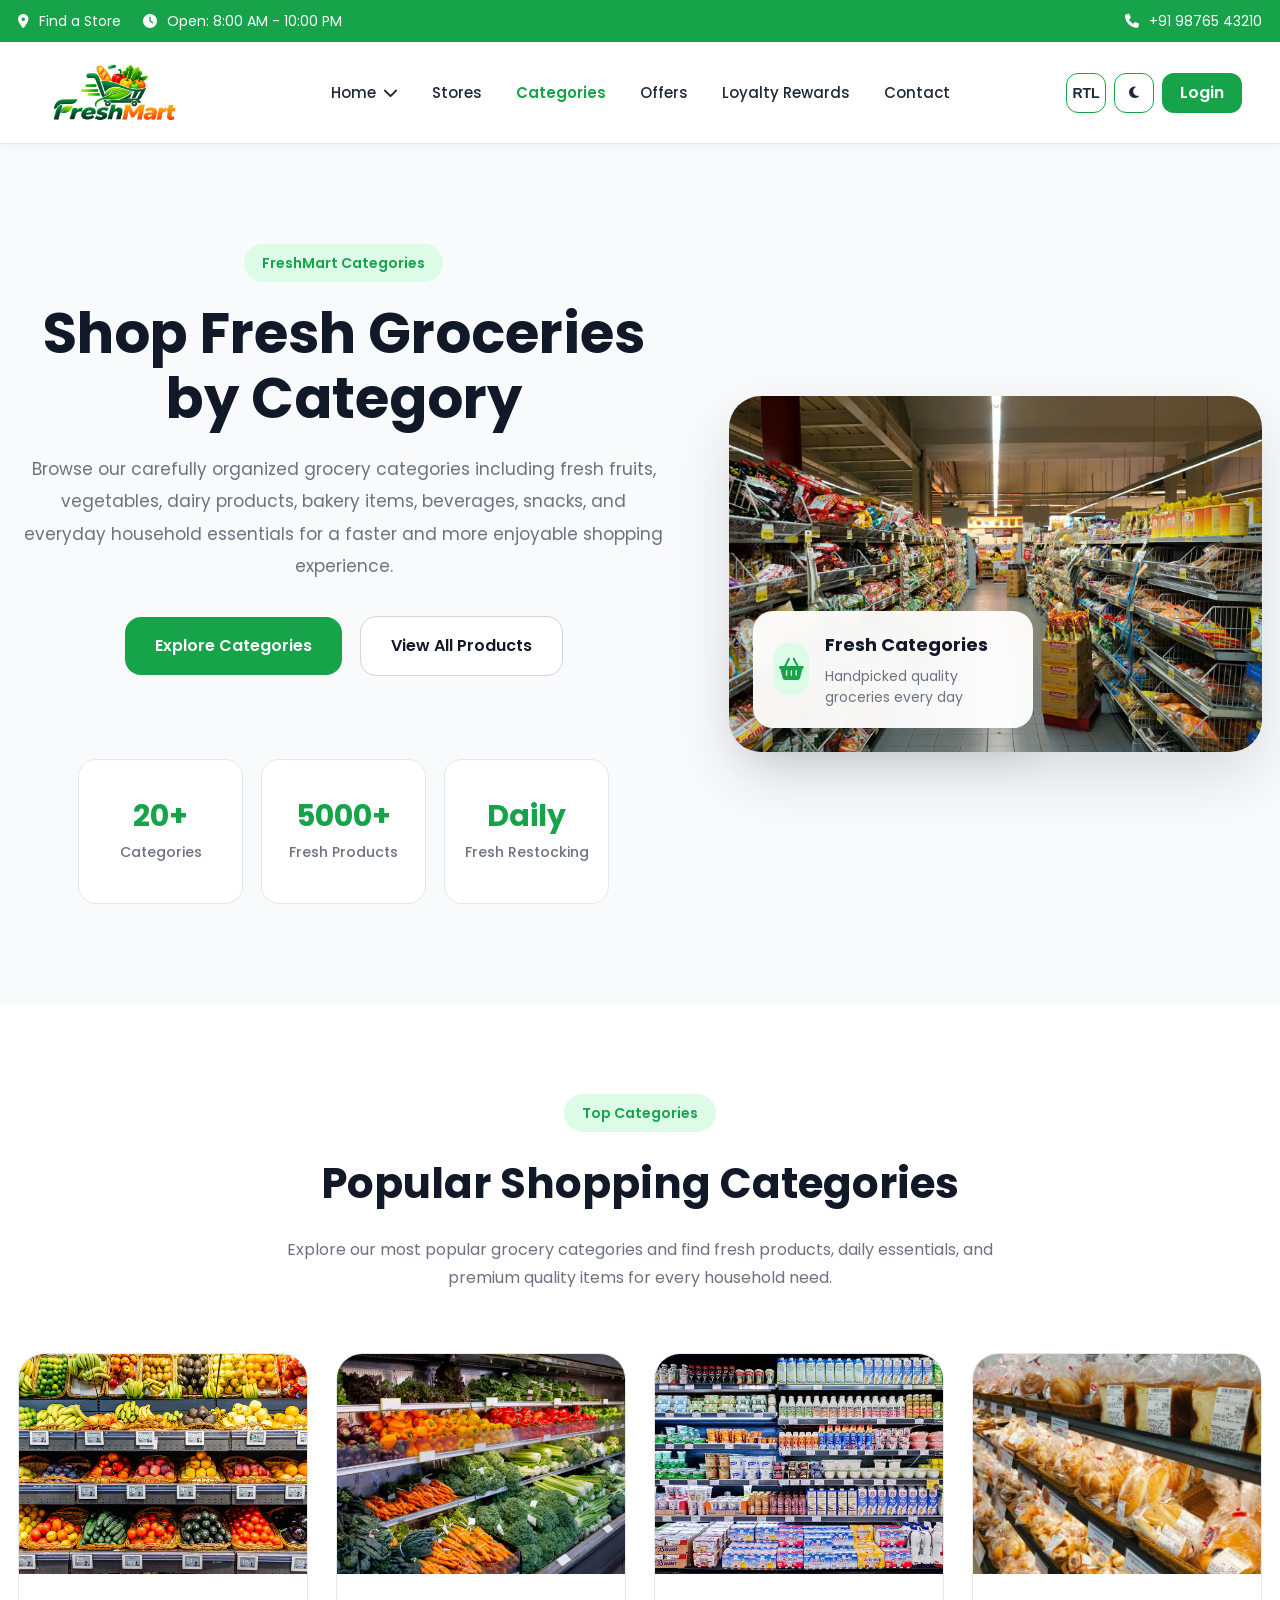
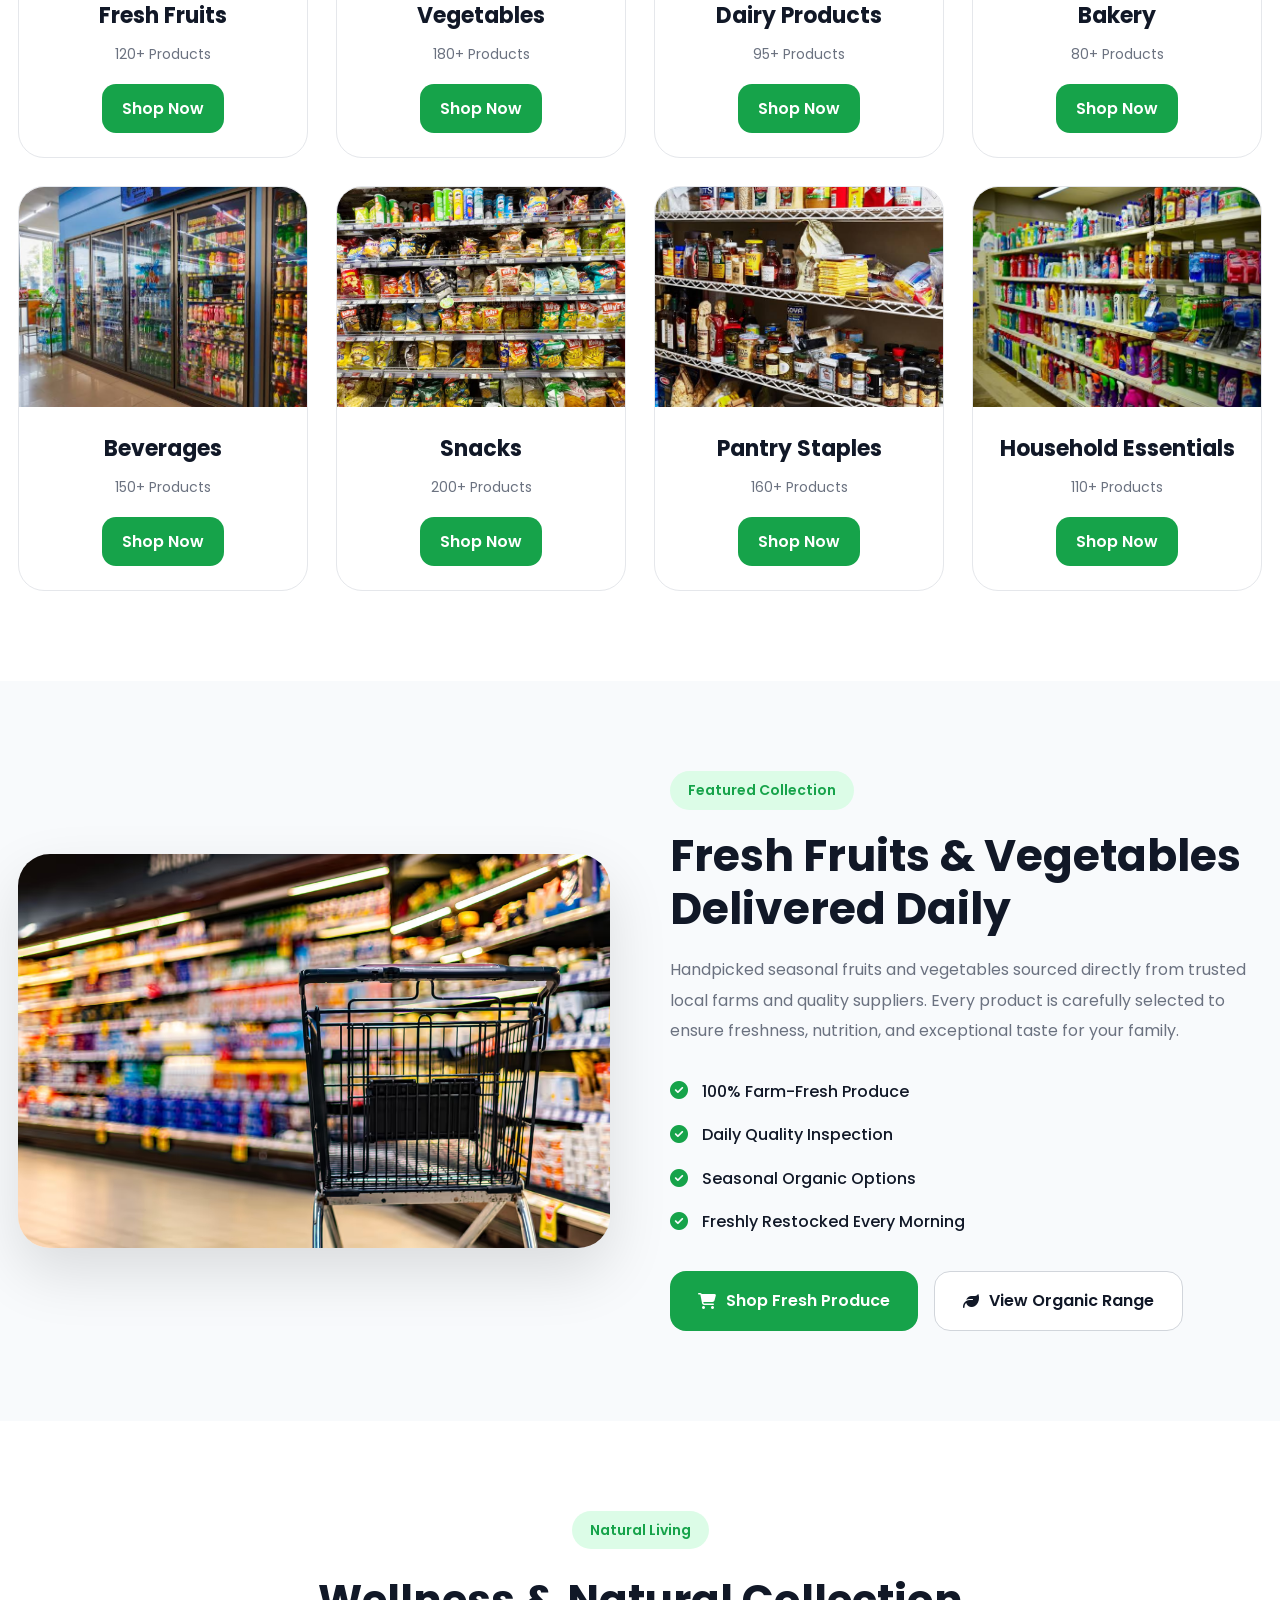
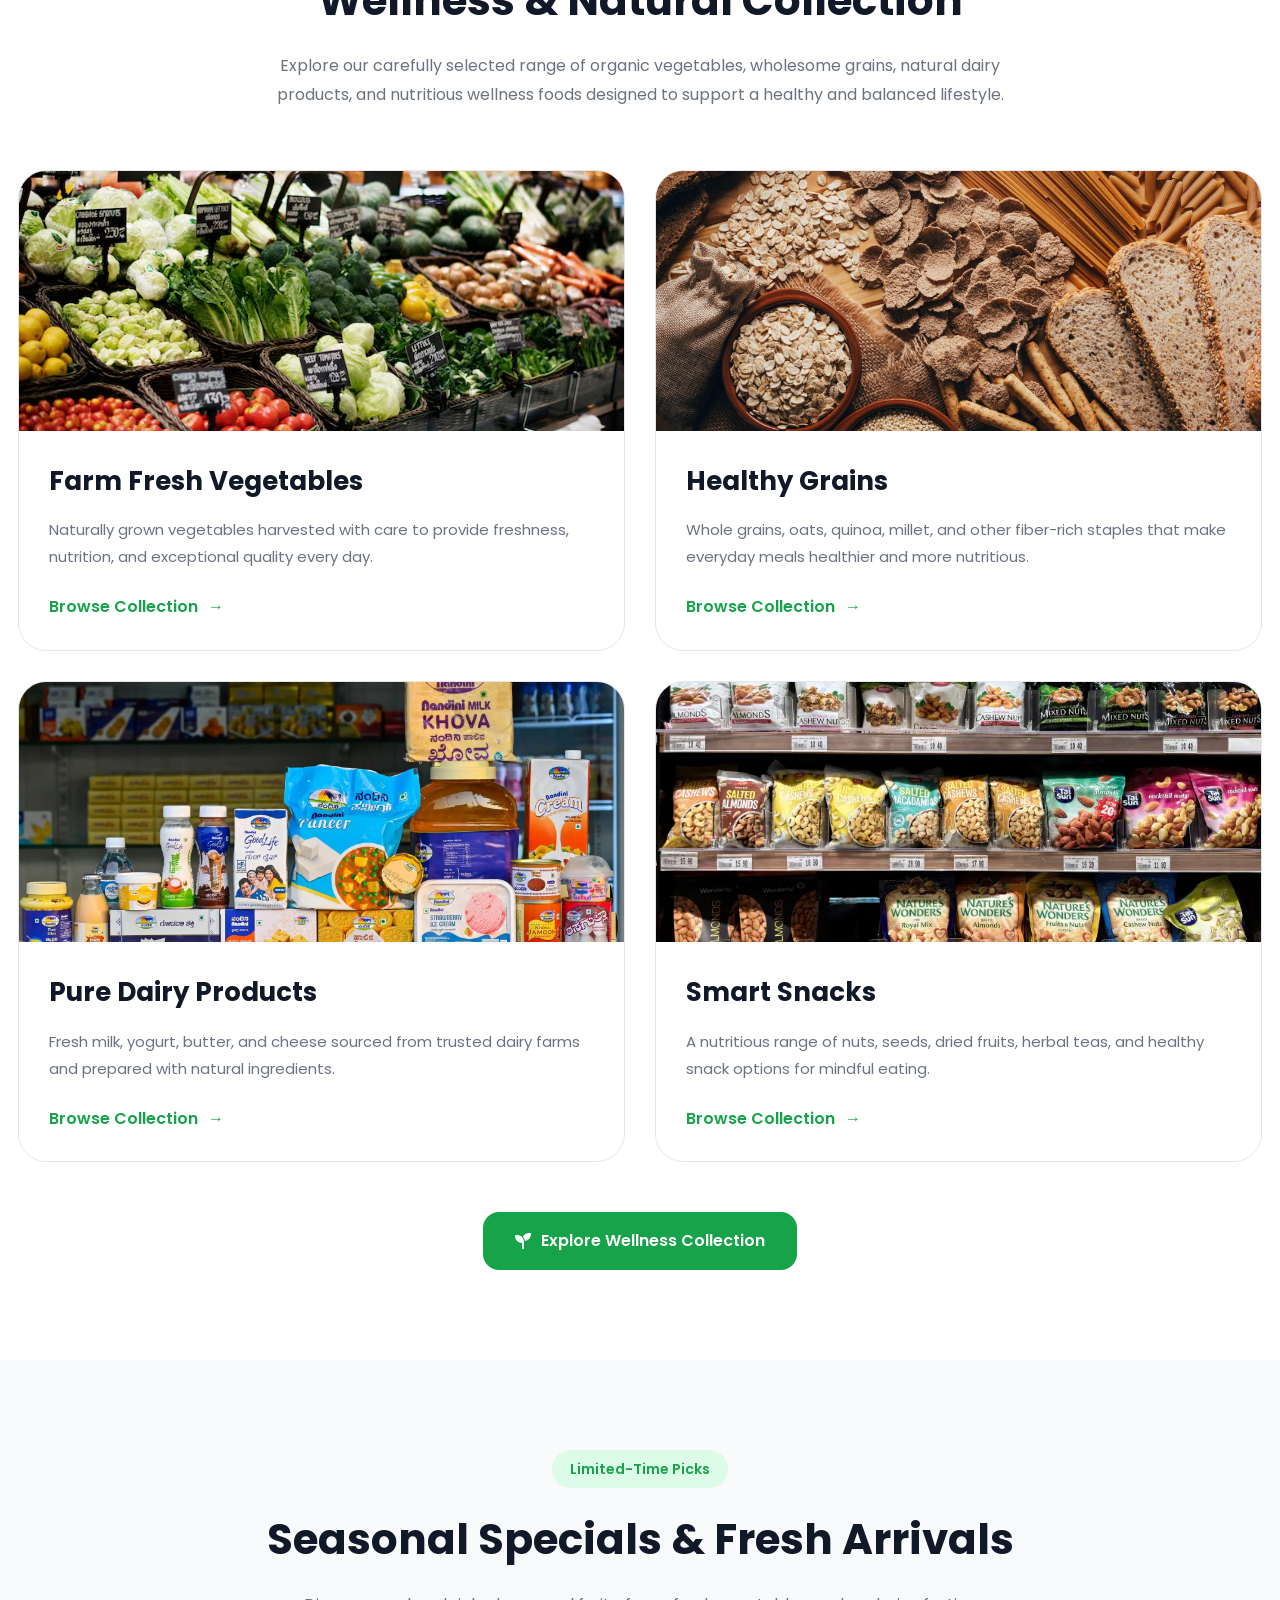
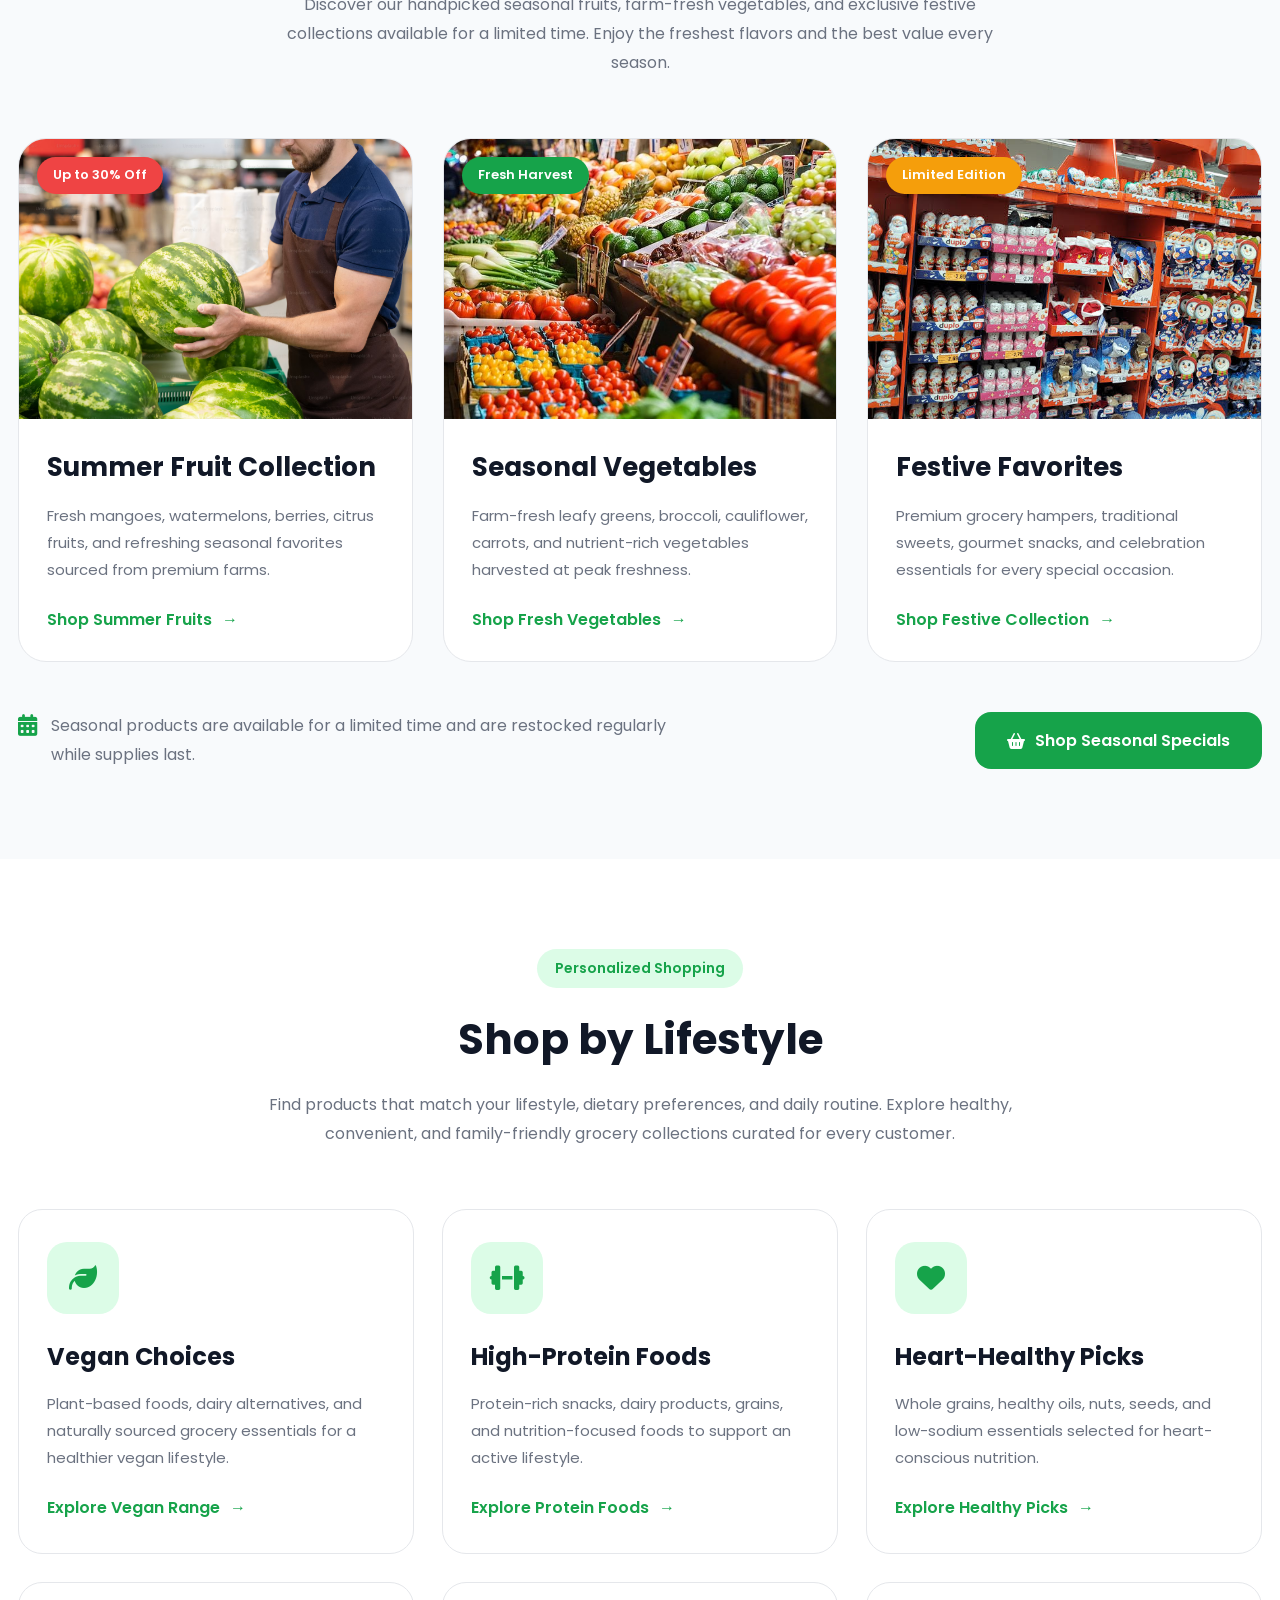
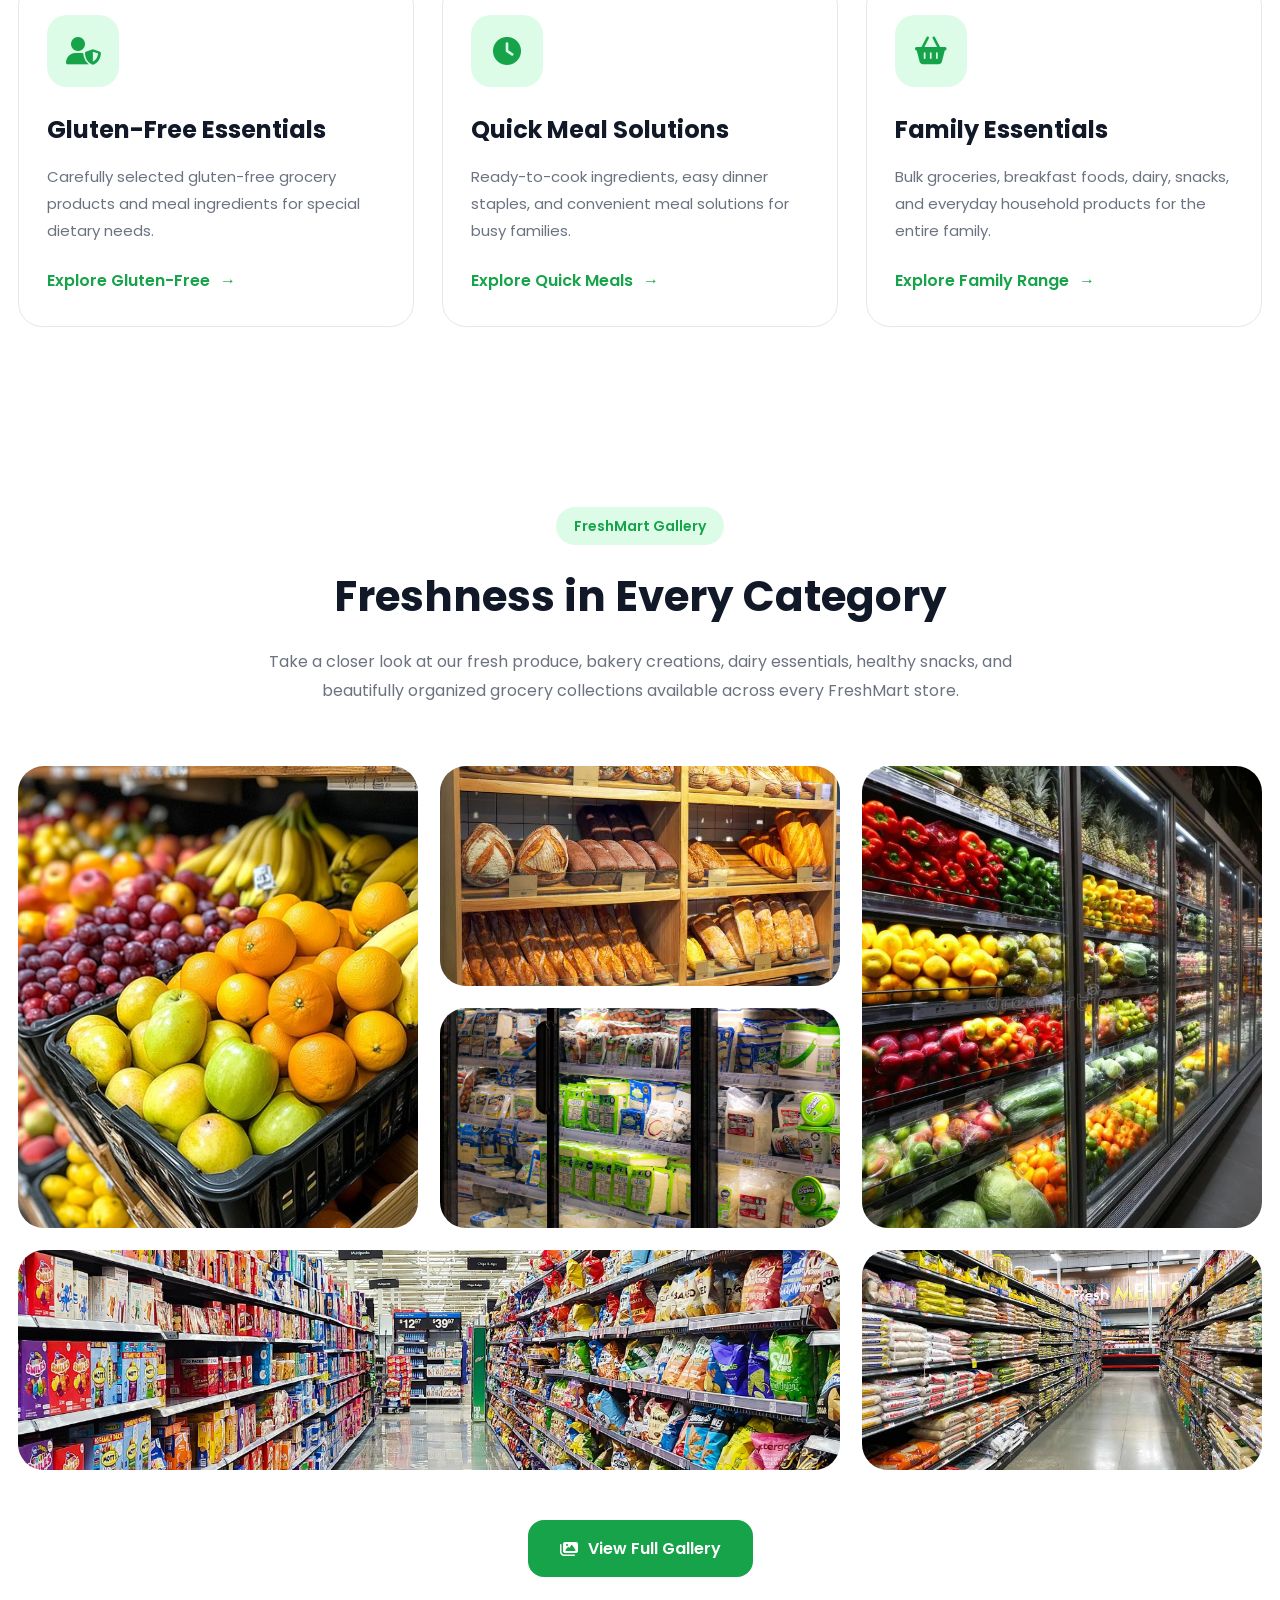
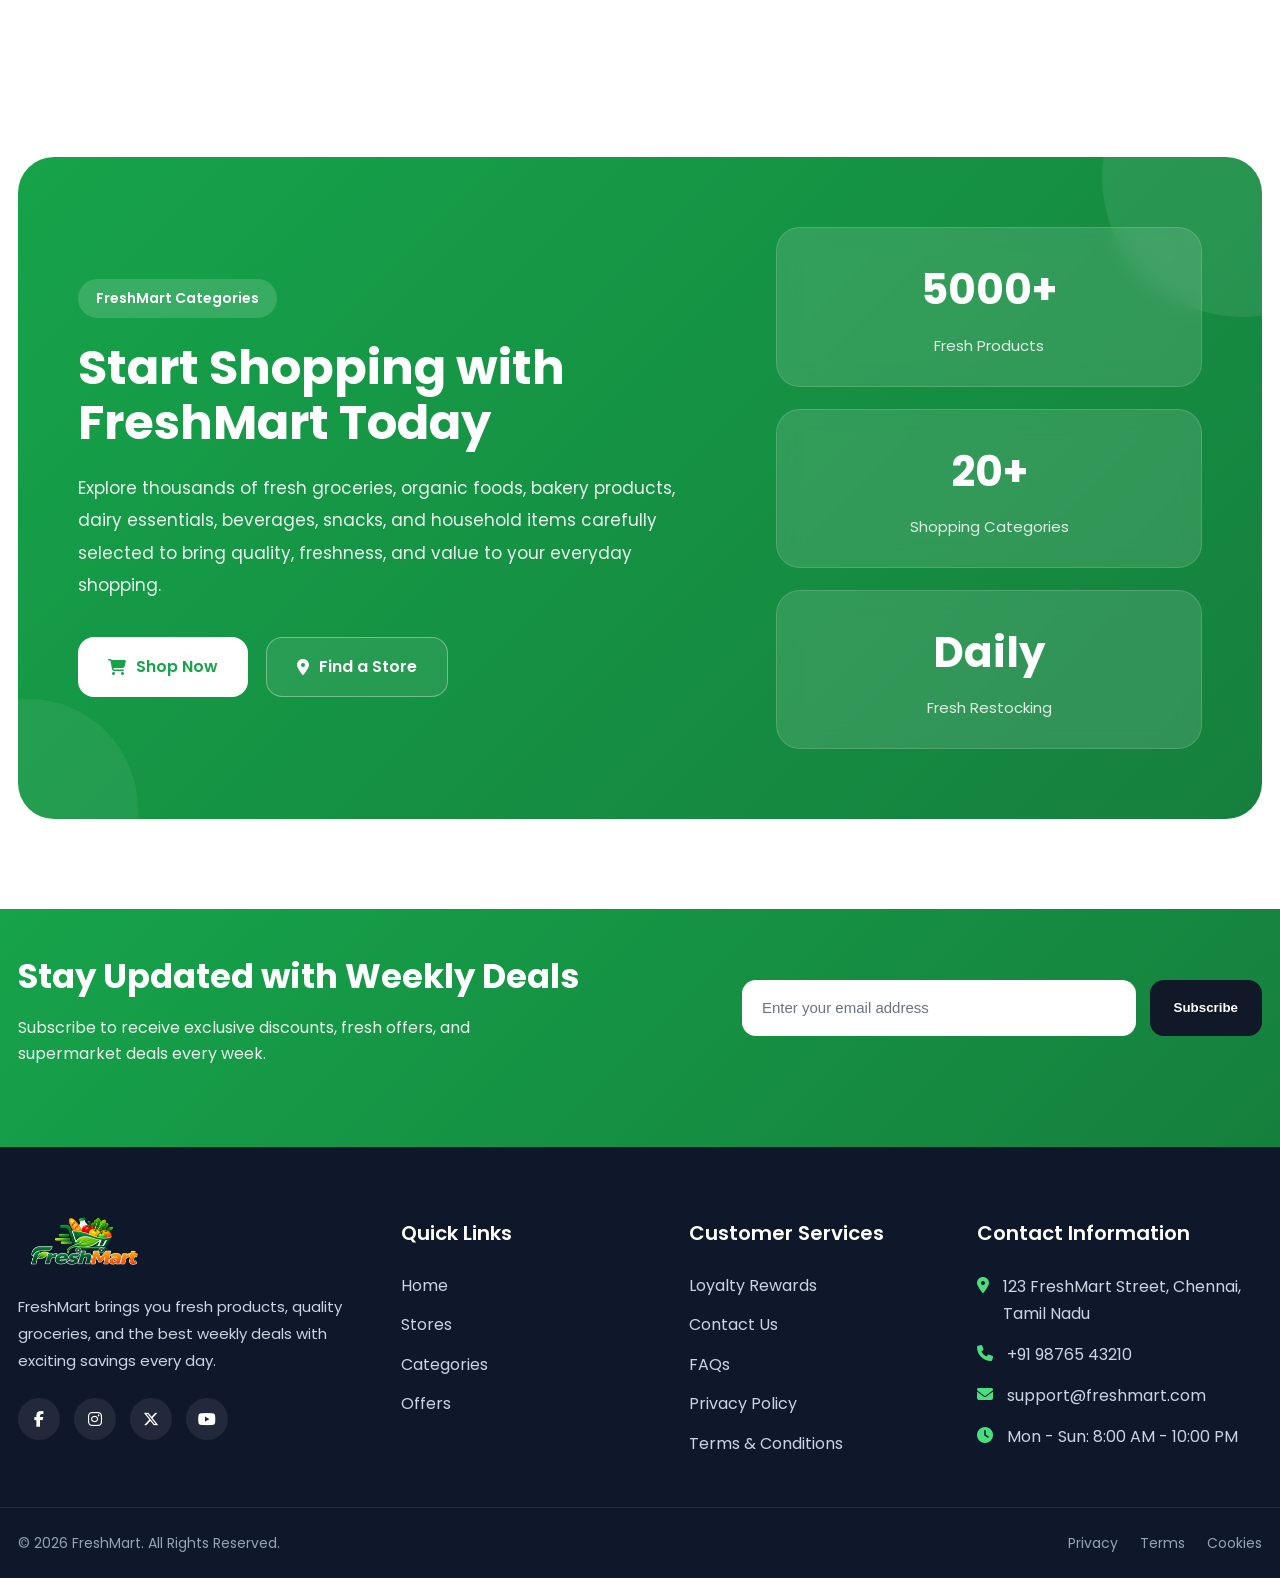
<file: categories.html>
<!DOCTYPE html>

<html lang="en">

<head>
  <meta charset="UTF-8">
  <meta name="viewport" content="width=device-width, initial-scale=1.0">
  <title>FreshMart - Supermarket Weekly Deals & Offers</title>

  <!-- Favicon -->

  <link rel="icon" type="image/png" href="images/logo.png">

  <!-- Google Fonts -->

  <link rel="preconnect" href="https://fonts.googleapis.com">
  <link rel="preconnect" href="https://fonts.gstatic.com" crossorigin>
  <link href="https://fonts.googleapis.com/css2?family=Poppins:wght@300;400;500;600;700;800&display=swap" rel="stylesheet">

  <!-- Font Awesome -->

  <link rel="stylesheet" href="https://cdnjs.cloudflare.com/ajax/libs/font-awesome/6.7.2/css/all.min.css">

  <!-- CSS -->

  <link rel="stylesheet" href="css/style.css">
  <link rel="stylesheet" href="css/responsive.css">
</head>

<body>

  <!-- ================= TOP BAR ================= -->

  <div class="topbar">
    <div class="container">
      <div class="topbar-content">


    <div class="topbar-left">
      <span><i class="fa-solid fa-location-dot"></i> Find a Store</span>
      <span><i class="fa-solid fa-clock"></i> Open: 8:00 AM - 10:00 PM</span>
    </div>

    <div class="topbar-right">
      <span><i class="fa-solid fa-phone"></i> +91 98765 43210</span>
    </div>

  </div>
</div>


  </div>

  <!-- ================= HEADER ================= -->

  <header class="header">
    <div class="container">


  <nav class="navbar">

    <!-- Logo -->
    <a href="index.html" class="logo">
      <img src="images/logo.png" alt="FreshMart Logo">

    </a>

    <!-- Navigation -->
    <ul class="nav-menu" id="nav-menu">

      <!-- Home Dropdown -->
      <li class="dropdown">
        <a href="#">
          Home
          <i class="fa-solid fa-chevron-down"></i>
        </a>

        <ul class="dropdown-menu">
          <li><a href="index.html">Home 1</a></li>
          <li><a href="home2.html">Home 2</a></li>
        </ul>
      </li>

      <li><a href="stores.html">Stores</a></li>
      <li><a href="categories.html"class="active">Categories</a></li>
      <li><a href="offers.html">Offers</a></li>
      <li><a href="loyalty.html">Loyalty Rewards</a></li>
      <li><a href="contact.html">Contact</a></li>

      <!-- Mobile Actions -->
      <li class="mobile-actions">
        <div class="mobile-action-buttons">

          <button id="rtl-toggle-mobile" class="icon-btn">
            RTL
          </button>

          <button id="theme-toggle-mobile" class="icon-btn">
            <i class="fa-solid fa-moon"></i>
          </button>

          <a href="login.html" class="btn btn-login">
            Login
          </a>

        </div>
      </li>

    </ul>

    <!-- Desktop Actions -->
    <div class="header-actions">

      <button id="rtl-toggle" class="icon-btn">
        RTL
      </button>

      <button id="theme-toggle" class="icon-btn">
        <i class="fa-solid fa-moon"></i>
      </button>

      <a href="login.html" class="btn btn-login">
        Login
      </a>

    </div>

    <!-- Hamburger -->
    <button class="menu-toggle" id="menu-toggle" aria-label="Open Menu">
      <span></span>
      <span></span>
      <span></span>
    </button>

  </nav>

</div>

</header>

<!-- ========================================
     CATEGORIES HERO BANNER
======================================== -->
<section class="catalog-hero">
  <div class="container">

    <div class="catalog-hero-layout">

      <div class="catalog-content">

        

        <span class="catalog-badge">FreshMart Categories</span>

        <h1>Shop Fresh Groceries by Category</h1>

        <p>
          Browse our carefully organized grocery categories including fresh
          fruits, vegetables, dairy products, bakery items, beverages,
          snacks, and everyday household essentials for a faster and more
          enjoyable shopping experience.
        </p>

        <div class="catalog-actions">

          <a href="#popular-categories" class="catalog-primary-btn">
            Explore Categories
          </a>

          <a href="shop.html" class="catalog-secondary-btn">
            View All Products
          </a>

        </div>

        <div class="catalog-stats">

          <div class="catalog-stat-box">
            <h3>20+</h3>
            <p>Categories</p>
          </div>

          <div class="catalog-stat-box">
            <h3>5000+</h3>
            <p>Fresh Products</p>
          </div>

          <div class="catalog-stat-box">
            <h3>Daily</h3>
            <p>Fresh Restocking</p>
          </div>

        </div>

      </div>

      <div class="catalog-visual">

        <img src="images/categories-hero.jpg" alt="FreshMart Grocery Categories">

        <div class="catalog-floating-card">

          <i class="fas fa-basket-shopping"></i>

          <div>
            <h4>Fresh Categories</h4>
            <p>Handpicked quality groceries every day</p>
          </div>

        </div>

      </div>

    </div>

  </div>
</section>
<!-- ========================================
     POPULAR SHOPPING CATEGORIES
======================================== -->
<section class="popular-section" id="popular-categories">
  <div class="container">

    <div class="popular-header">
      <span class="popular-tag">Top Categories</span>
      <h2>Popular Shopping Categories</h2>
      <p>
        Explore our most popular grocery categories and find fresh products,
        daily essentials, and premium quality items for every household need.
      </p>
    </div>

    <div class="popular-grid">

      <!-- Fresh Fruits -->
      <div class="popular-card">
        <div class="popular-image">
          <img src="images/fruits.jpg" alt="Fresh Fruits">
        </div>
        <div class="popular-content">
          <h3>Fresh Fruits</h3>
          <p>120+ Products</p>
          <a href="shop.html">Shop Now</a>
        </div>
      </div>

      <!-- Vegetables -->
      <div class="popular-card">
        <div class="popular-image">
          <img src="images/vegetables.jpg" alt="Fresh Vegetables">
        </div>
        <div class="popular-content">
          <h3>Vegetables</h3>
          <p>180+ Products</p>
          <a href="shop.html">Shop Now</a>
        </div>
      </div>

      <!-- Dairy -->
      <div class="popular-card">
        <div class="popular-image">
          <img src="images/dairy.jpg" alt="Dairy Products">
        </div>
        <div class="popular-content">
          <h3>Dairy Products</h3>
          <p>95+ Products</p>
          <a href="shop.html">Shop Now</a>
        </div>
      </div>

      <!-- Bakery -->
      <div class="popular-card">
        <div class="popular-image">
          <img src="images/bakery.jpg" alt="Bakery Items">
        </div>
        <div class="popular-content">
          <h3>Bakery</h3>
          <p>80+ Products</p>
          <a href="shop.html">Shop Now</a>
        </div>
      </div>

      <!-- Beverages -->
      <div class="popular-card">
        <div class="popular-image">
          <img src="images/beverages.jpg" alt="Beverages">
        </div>
        <div class="popular-content">
          <h3>Beverages</h3>
          <p>150+ Products</p>
          <a href="shop.html">Shop Now</a>
        </div>
      </div>

      <!-- Snacks -->
      <div class="popular-card">
        <div class="popular-image">
          <img src="images/snacks.jpg" alt="Snacks">
        </div>
        <div class="popular-content">
          <h3>Snacks</h3>
          <p>200+ Products</p>
          <a href="shop.html">Shop Now</a>
        </div>
      </div>

      <!-- Pantry -->
      <div class="popular-card">
        <div class="popular-image">
          <img src="images/pantry.jpg" alt="Pantry Staples">
        </div>
        <div class="popular-content">
          <h3>Pantry Staples</h3>
          <p>160+ Products</p>
          <a href="shop.html">Shop Now</a>
        </div>
      </div>

      <!-- Household -->
      <div class="popular-card">
        <div class="popular-image">
          <img src="images/household.jpg" alt="Household Essentials">
        </div>
        <div class="popular-content">
          <h3>Household Essentials</h3>
          <p>110+ Products</p>
          <a href="shop.html">Shop Now</a>
        </div>
      </div>

    </div>

  </div>
</section>

<!-- ========================================
     FEATURED FRESH PRODUCE COLLECTION
======================================== -->
<section class="produce-section">
  <div class="container">

    <div class="produce-layout">

      <!-- Left Image -->
      <div class="produce-image">
        <img src="images/featured-produce,.jpg" alt="Fresh Fruits and Vegetables">
      </div>

      <!-- Right Content -->
      <div class="produce-content">

        <span class="produce-tag">Featured Collection</span>

        <h2>Fresh Fruits & Vegetables Delivered Daily</h2>

        <p>
          Handpicked seasonal fruits and vegetables sourced directly from trusted
          local farms and quality suppliers. Every product is carefully selected
          to ensure freshness, nutrition, and exceptional taste for your family.
        </p>

        <div class="produce-features">

          <div class="produce-feature-item">
            <i class="fas fa-circle-check"></i>
            <span>100% Farm-Fresh Produce</span>
          </div>

          <div class="produce-feature-item">
            <i class="fas fa-circle-check"></i>
            <span>Daily Quality Inspection</span>
          </div>

          <div class="produce-feature-item">
            <i class="fas fa-circle-check"></i>
            <span>Seasonal Organic Options</span>
          </div>

          <div class="produce-feature-item">
            <i class="fas fa-circle-check"></i>
            <span>Freshly Restocked Every Morning</span>
          </div>

        </div>

        <div class="produce-buttons">

          <a href="shop.html" class="produce-primary-btn">
            <i class="fas fa-cart-shopping"></i>
            Shop Fresh Produce
          </a>

          <a href="shop.html" class="produce-secondary-btn">
            <i class="fas fa-leaf"></i>
            View Organic Range
          </a>

        </div>

      </div>

    </div>

  </div>
</section>
<!-- ========================================
     WELLNESS & NATURAL COLLECTION
======================================== -->
<section class="wellness-section">
  <div class="container">

    <div class="wellness-header">
      <span class="wellness-tag">Natural Living</span>
      <h2>Wellness & Natural Collection</h2>
      <p>
        Explore our carefully selected range of organic vegetables, wholesome
        grains, natural dairy products, and nutritious wellness foods designed
        to support a healthy and balanced lifestyle.
      </p>
    </div>

    <div class="wellness-grid">

      <!-- Farm Fresh Vegetables -->
      <div class="wellness-card">
        <div class="wellness-media">
          <img src="images/organic-vegetables.jpg" alt="Farm Fresh Vegetables">
        </div>
        <div class="wellness-body">
          <h3>Farm Fresh Vegetables</h3>
          <p>
            Naturally grown vegetables harvested with care to provide freshness,
            nutrition, and exceptional quality every day.
          </p>
          <a href="shop.html">Browse Collection</a>
        </div>
      </div>

      <!-- Healthy Grains -->
      <div class="wellness-card">
        <div class="wellness-media">
          <img src="images/organic-grains.jpg" alt="Healthy Grains">
        </div>
        <div class="wellness-body">
          <h3>Healthy Grains</h3>
          <p>
            Whole grains, oats, quinoa, millet, and other fiber-rich staples
            that make everyday meals healthier and more nutritious.
          </p>
          <a href="shop.html">Browse Collection</a>
        </div>
      </div>

      <!-- Pure Dairy -->
      <div class="wellness-card">
        <div class="wellness-media">
          <img src="images/organic-dairy.jpg" alt="Pure Dairy Products">
        </div>
        <div class="wellness-body">
          <h3>Pure Dairy Products</h3>
          <p>
            Fresh milk, yogurt, butter, and cheese sourced from trusted dairy
            farms and prepared with natural ingredients.
          </p>
          <a href="shop.html">Browse Collection</a>
        </div>
      </div>

      <!-- Smart Snacks -->
      <div class="wellness-card">
        <div class="wellness-media">
          <img src="images/organic-wellness.jpg" alt="Smart Snacks">
        </div>
        <div class="wellness-body">
          <h3>Smart Snacks</h3>
          <p>
            A nutritious range of nuts, seeds, dried fruits, herbal teas, and
            healthy snack options for mindful eating.
          </p>
          <a href="shop.html">Browse Collection</a>
        </div>
      </div>

    </div>

    <div class="wellness-footer">
      <a href="shop.html" class="wellness-btn">
        <i class="fas fa-seedling"></i>
        Explore Wellness Collection
      </a>
    </div>

  </div>
</section>
<!-- ========================================
     SEASONAL SPECIALS & LIMITED-TIME PICKS
======================================== -->
<section class="seasonal-section">
  <div class="container">

    <div class="seasonal-header">
      <span class="seasonal-tag">Limited-Time Picks</span>
      <h2>Seasonal Specials & Fresh Arrivals</h2>
      <p>
        Discover our handpicked seasonal fruits, farm-fresh vegetables, and
        exclusive festive collections available for a limited time. Enjoy the
        freshest flavors and the best value every season.
      </p>
    </div>

    <div class="seasonal-grid">

      <!-- Summer Fruits -->
      <div class="seasonal-card">
        <div class="seasonal-image">
          <img src="images/seasonal-fruits.jpg" alt="Summer Fruits Collection">
          <span class="seasonal-badge sale">Up to 30% Off</span>
        </div>
        <div class="seasonal-content">
          <h3>Summer Fruit Collection</h3>
          <p>
            Fresh mangoes, watermelons, berries, citrus fruits, and refreshing
            seasonal favorites sourced from premium farms.
          </p>
          <a href="shop.html">Shop Summer Fruits</a>
        </div>
      </div>

      <!-- Seasonal Vegetables -->
      <div class="seasonal-card">
        <div class="seasonal-image">
          <img src="images/seasonal-vegetables.jpg" alt="Seasonal Vegetables">
          <span class="seasonal-badge fresh">Fresh Harvest</span>
        </div>
        <div class="seasonal-content">
          <h3>Seasonal Vegetables</h3>
          <p>
            Farm-fresh leafy greens, broccoli, cauliflower, carrots, and
            nutrient-rich vegetables harvested at peak freshness.
          </p>
          <a href="shop.html">Shop Fresh Vegetables</a>
        </div>
      </div>

      <!-- Festive Collection -->
      <div class="seasonal-card">
        <div class="seasonal-image">
          <img src="images/seasonal-festive.jpg" alt="Festive Collection">
          <span class="seasonal-badge limited">Limited Edition</span>
        </div>
        <div class="seasonal-content">
          <h3>Festive Favorites</h3>
          <p>
            Premium grocery hampers, traditional sweets, gourmet snacks, and
            celebration essentials for every special occasion.
          </p>
          <a href="shop.html">Shop Festive Collection</a>
        </div>
      </div>

    </div>

    <div class="seasonal-footer">
      <div class="seasonal-note">
        <i class="fas fa-calendar-days"></i>
        <p>
          Seasonal products are available for a limited time and are restocked
          regularly while supplies last.
        </p>
      </div>

      <a href="shop.html" class="seasonal-btn">
        <i class="fas fa-basket-shopping"></i>
        Shop Seasonal Specials
      </a>
    </div>

  </div>
</section>

<!-- ========================================
     SHOP BY LIFESTYLE
======================================== -->
<section class="lifestyle-section">
  <div class="container">

    <div class="lifestyle-header">
      <span class="lifestyle-tag">Personalized Shopping</span>
      <h2>Shop by Lifestyle</h2>
      <p>
        Find products that match your lifestyle, dietary preferences, and daily
        routine. Explore healthy, convenient, and family-friendly grocery
        collections curated for every customer.
      </p>
    </div>

    <div class="lifestyle-grid">

      <!-- Vegan Choices -->
      <div class="lifestyle-card">
        <div class="lifestyle-icon">
          <i class="fas fa-leaf"></i>
        </div>
        <div class="lifestyle-content">
          <h3>Vegan Choices</h3>
          <p>
            Plant-based foods, dairy alternatives, and naturally sourced
            grocery essentials for a healthier vegan lifestyle.
          </p>
          <a href="shop.html">Explore Vegan Range</a>
        </div>
      </div>

      <!-- High Protein -->
      <div class="lifestyle-card">
        <div class="lifestyle-icon">
          <i class="fas fa-dumbbell"></i>
        </div>
        <div class="lifestyle-content">
          <h3>High-Protein Foods</h3>
          <p>
            Protein-rich snacks, dairy products, grains, and nutrition-focused
            foods to support an active lifestyle.
          </p>
          <a href="shop.html">Explore Protein Foods</a>
        </div>
      </div>

      <!-- Heart Healthy -->
      <div class="lifestyle-card">
        <div class="lifestyle-icon">
          <i class="fas fa-heart"></i>
        </div>
        <div class="lifestyle-content">
          <h3>Heart-Healthy Picks</h3>
          <p>
            Whole grains, healthy oils, nuts, seeds, and low-sodium essentials
            selected for heart-conscious nutrition.
          </p>
          <a href="shop.html">Explore Healthy Picks</a>
        </div>
      </div>

      <!-- Gluten Free -->
      <div class="lifestyle-card">
        <div class="lifestyle-icon">
          <i class="fa-solid fa-user-shield"></i>
        </div>
        <div class="lifestyle-content">
          <h3>Gluten-Free Essentials</h3>
          <p>
            Carefully selected gluten-free grocery products and meal ingredients
            for special dietary needs.
          </p>
          <a href="shop.html">Explore Gluten-Free</a>
        </div>
      </div>

      <!-- Quick Meals -->
      <div class="lifestyle-card">
        <div class="lifestyle-icon">
          <i class="fas fa-clock"></i>
        </div>
        <div class="lifestyle-content">
          <h3>Quick Meal Solutions</h3>
          <p>
            Ready-to-cook ingredients, easy dinner staples, and convenient meal
            solutions for busy families.
          </p>
          <a href="shop.html">Explore Quick Meals</a>
        </div>
      </div>

      <!-- Family Essentials -->
      <div class="lifestyle-card">
        <div class="lifestyle-icon">
          <i class="fas fa-basket-shopping"></i>
        </div>
        <div class="lifestyle-content">
          <h3>Family Essentials</h3>
          <p>
            Bulk groceries, breakfast foods, dairy, snacks, and everyday
            household products for the entire family.
          </p>
          <a href="shop.html">Explore Family Range</a>
        </div>
      </div>

    </div>

  </div>
</section>

<!-- ========================================
     FRESHMART CATEGORY GALLERY
======================================== -->
<section class="galleryx-section">
  <div class="container">

    <div class="galleryx-header">
      <span class="galleryx-tag">FreshMart Gallery</span>
      <h2>Freshness in Every Category</h2>
      <p>
        Take a closer look at our fresh produce, bakery creations, dairy
        essentials, healthy snacks, and beautifully organized grocery
        collections available across every FreshMart store.
      </p>
    </div>

    <div class="galleryx-grid">

      <!-- Large Fruits Image -->
      <div class="galleryx-item galleryx-tall">
        <img src="images/gallery-fruits.jpg" alt="Fresh Fruits">
        <div class="galleryx-overlay">
          <h3>Fresh Fruits</h3>
          <p>Seasonal & farm fresh</p>
        </div>
      </div>

      <!-- Bakery Image -->
      <div class="galleryx-item">
        <img src="images/gallery-bakery.jpg" alt="Bakery Collection">
        <div class="galleryx-overlay">
          <h3>Bakery Collection</h3>
          <p>Freshly baked every day</p>
        </div>
      </div>

      <!-- Vegetables Image -->
      <div class="galleryx-item galleryx-tall">
        <img src="images/gallery-vegetables.jpg" alt="Fresh Vegetables">
        <div class="galleryx-overlay">
          <h3>Fresh Vegetables</h3>
          <p>Handpicked quality produce</p>
        </div>
      </div>

      <!-- Dairy Image -->
      <div class="galleryx-item">
        <img src="images/gallery-dairy.jpg" alt="Dairy Products">
        <div class="galleryx-overlay">
          <h3>Dairy Essentials</h3>
          <p>Fresh & premium quality</p>
        </div>
      </div>

      <!-- Snacks Image -->
      <div class="galleryx-item galleryx-wide">
        <img src="images/gallery-snacks.jpg" alt="Healthy Snacks">
        <div class="galleryx-overlay">
          <h3>Healthy Snacks</h3>
          <p>Nutritious choices for every day</p>
        </div>
      </div>

      <!-- Grocery Aisle Image -->
      <div class="galleryx-item">
        <img src="images/gallery-store.jpg" alt="FreshMart Grocery Aisle">
        <div class="galleryx-overlay">
          <h3>Premium Grocery Aisles</h3>
          <p>Organized & fully stocked</p>
        </div>
      </div>

    </div>

    <div class="galleryx-footer">
      <a href="gallery.html" class="galleryx-btn">
        <i class="fas fa-images"></i>
        View Full Gallery
      </a>
    </div>

  </div>
</section>

<!-- ========================================
     START SHOPPING WITH FRESHMART
======================================== -->
<section class="ctafresh-section">
  <div class="container">

    <div class="ctafresh-wrapper">

      <div class="ctafresh-content">

        <span class="ctafresh-tag">FreshMart Categories</span>

        <h2>Start Shopping with FreshMart Today</h2>

        <p>
          Explore thousands of fresh groceries, organic foods, bakery products,
          dairy essentials, beverages, snacks, and household items carefully
          selected to bring quality, freshness, and value to your everyday shopping.
        </p>

        <div class="ctafresh-buttons">

          <a href="shop.html" class="ctafresh-primary-btn">
            <i class="fas fa-cart-shopping"></i>
            Shop Now
          </a>

          <a href="stores.html" class="ctafresh-secondary-btn">
            <i class="fas fa-location-dot"></i>
            Find a Store
          </a>

        </div>

      </div>

      <div class="ctafresh-stats">

        <div class="ctafresh-stat-box">
          <h3>5000+</h3>
          <p>Fresh Products</p>
        </div>

        <div class="ctafresh-stat-box">
          <h3>20+</h3>
          <p>Shopping Categories</p>
        </div>

        <div class="ctafresh-stat-box">
          <h3>Daily</h3>
          <p>Fresh Restocking</p>
        </div>

      </div>

    </div>

  </div>
</section>



<!-- ================= FOOTER START ================= -->

<footer class="footer">

  <!-- Newsletter -->

  <div class="footer-newsletter">
    <div class="container">
      <div class="newsletter-box">


    <div class="newsletter-content">
      <h2>Stay Updated with Weekly Deals</h2>
      <p>Subscribe to receive exclusive discounts, fresh offers, and supermarket deals every week.</p>
    </div>

    <form class="newsletter-form">
      <input type="email" placeholder="Enter your email address" required>
      <button type="submit" class="btn btn-subscribe">
        Subscribe
      </button>
    </form>

  </div>
</div>


  </div>

  <!-- Main Footer -->

  <div class="footer-main">
    <div class="container">

  <div class="footer-grid">

    <!-- Logo & About -->
    <div class="footer-col">
      <a href="index.html" class="footer-logo">
        <img src="images/logo.png" alt="FreshMart Logo">
      </a>

      <p>
        FreshMart brings you fresh products, quality groceries,
        and the best weekly deals with exciting savings every day.
      </p>

      <div class="footer-social">
        <a href="#"><i class="fab fa-facebook-f"></i></a>
        <a href="#"><i class="fab fa-instagram"></i></a>
        <a href="#"><i class="fab fa-x-twitter"></i></a>
        <a href="#"><i class="fab fa-youtube"></i></a>
      </div>
    </div>

    <!-- Quick Links -->
    <div class="footer-col">
      <h3>Quick Links</h3>

      <ul>
        <li><a href="index.html">Home</a></li>
        <li><a href="stores.html">Stores</a></li>
        <li><a href="categories.html">Categories</a></li>
        <li><a href="offers.html">Offers</a></li>
        
      </ul>
    </div>

    <!-- Customer Services -->
    <div class="footer-col">
      <h3>Customer Services</h3>

      <ul>
        <li><a href="loyalty.html">Loyalty Rewards</a></li>
        <li><a href="contact.html">Contact Us</a></li>
        <li><a href="#">FAQs</a></li>
        <li><a href="#">Privacy Policy</a></li>
        <li><a href="#">Terms & Conditions</a></li>
      </ul>
    </div>

    <!-- Contact -->
    <div class="footer-col">
      <h3>Contact Information</h3>

      <ul class="footer-contact">
        <li>
          <i class="fas fa-location-dot"></i>
          123 FreshMart Street, Chennai, Tamil Nadu
        </li>

        <li>
          <i class="fas fa-phone"></i>
          +91 98765 43210
        </li>

        <li>
          <i class="fas fa-envelope"></i>
          support@freshmart.com
        </li>

        <li>
          <i class="fas fa-clock"></i>
          Mon - Sun: 8:00 AM - 10:00 PM
        </li>
      </ul>
    </div>

  </div>

</div>


  </div>

  <!-- Footer Bottom -->

  <div class="footer-bottom">
    <div class="container">

  <div class="footer-bottom-content">
    <p>© 2026 FreshMart. All Rights Reserved.</p>

    <div class="footer-bottom-links">
      <a href="#">Privacy</a>
      <a href="#">Terms</a>
      <a href="#">Cookies</a>
    </div>
  </div>

</div>

  </div>

</footer>

<!-- ================= FOOTER END ================= -->
<!-- Scroll To Top -->
<button id="scrollTopBtn" class="scroll-top-btn" aria-label="Scroll to top">
    <i class="fa-solid fa-arrow-up"></i>
</button>

  <!-- JS -->

  <script src="js/script.js"></script>

</body>
</html>
</file>
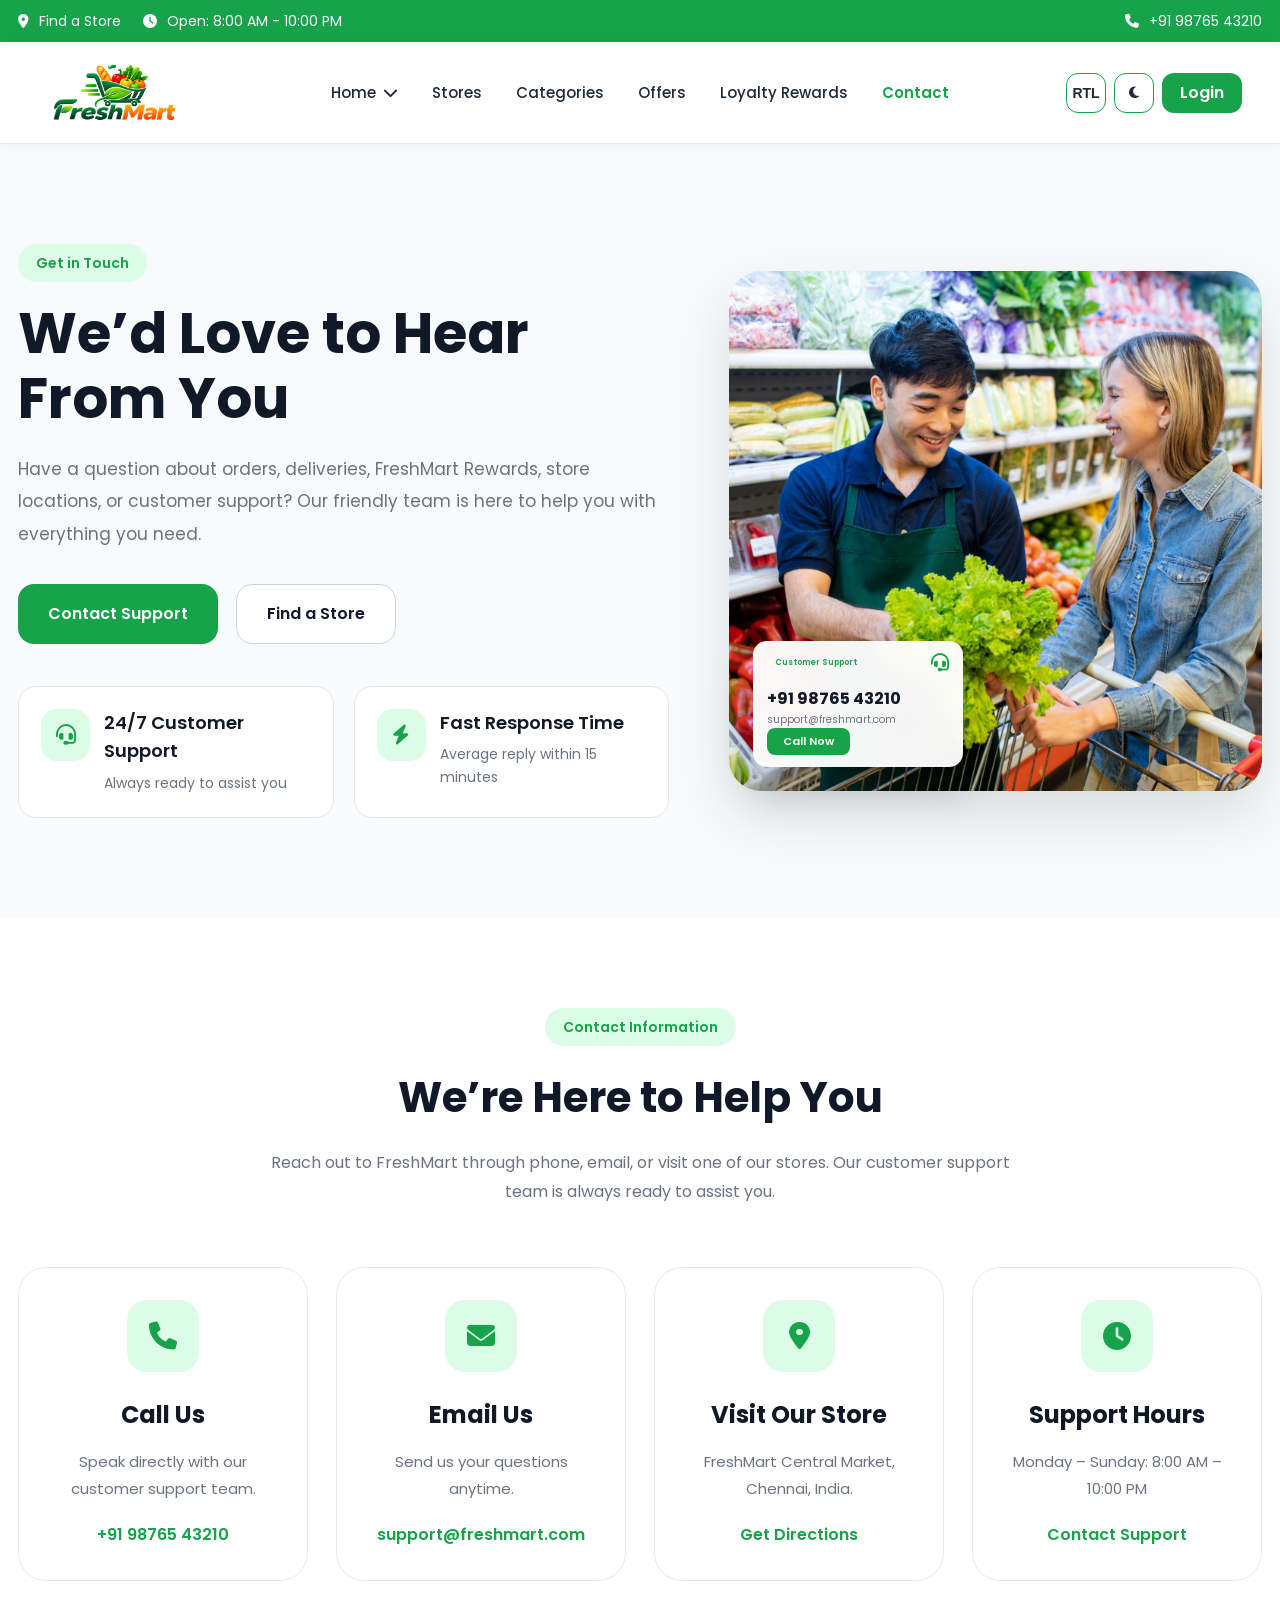
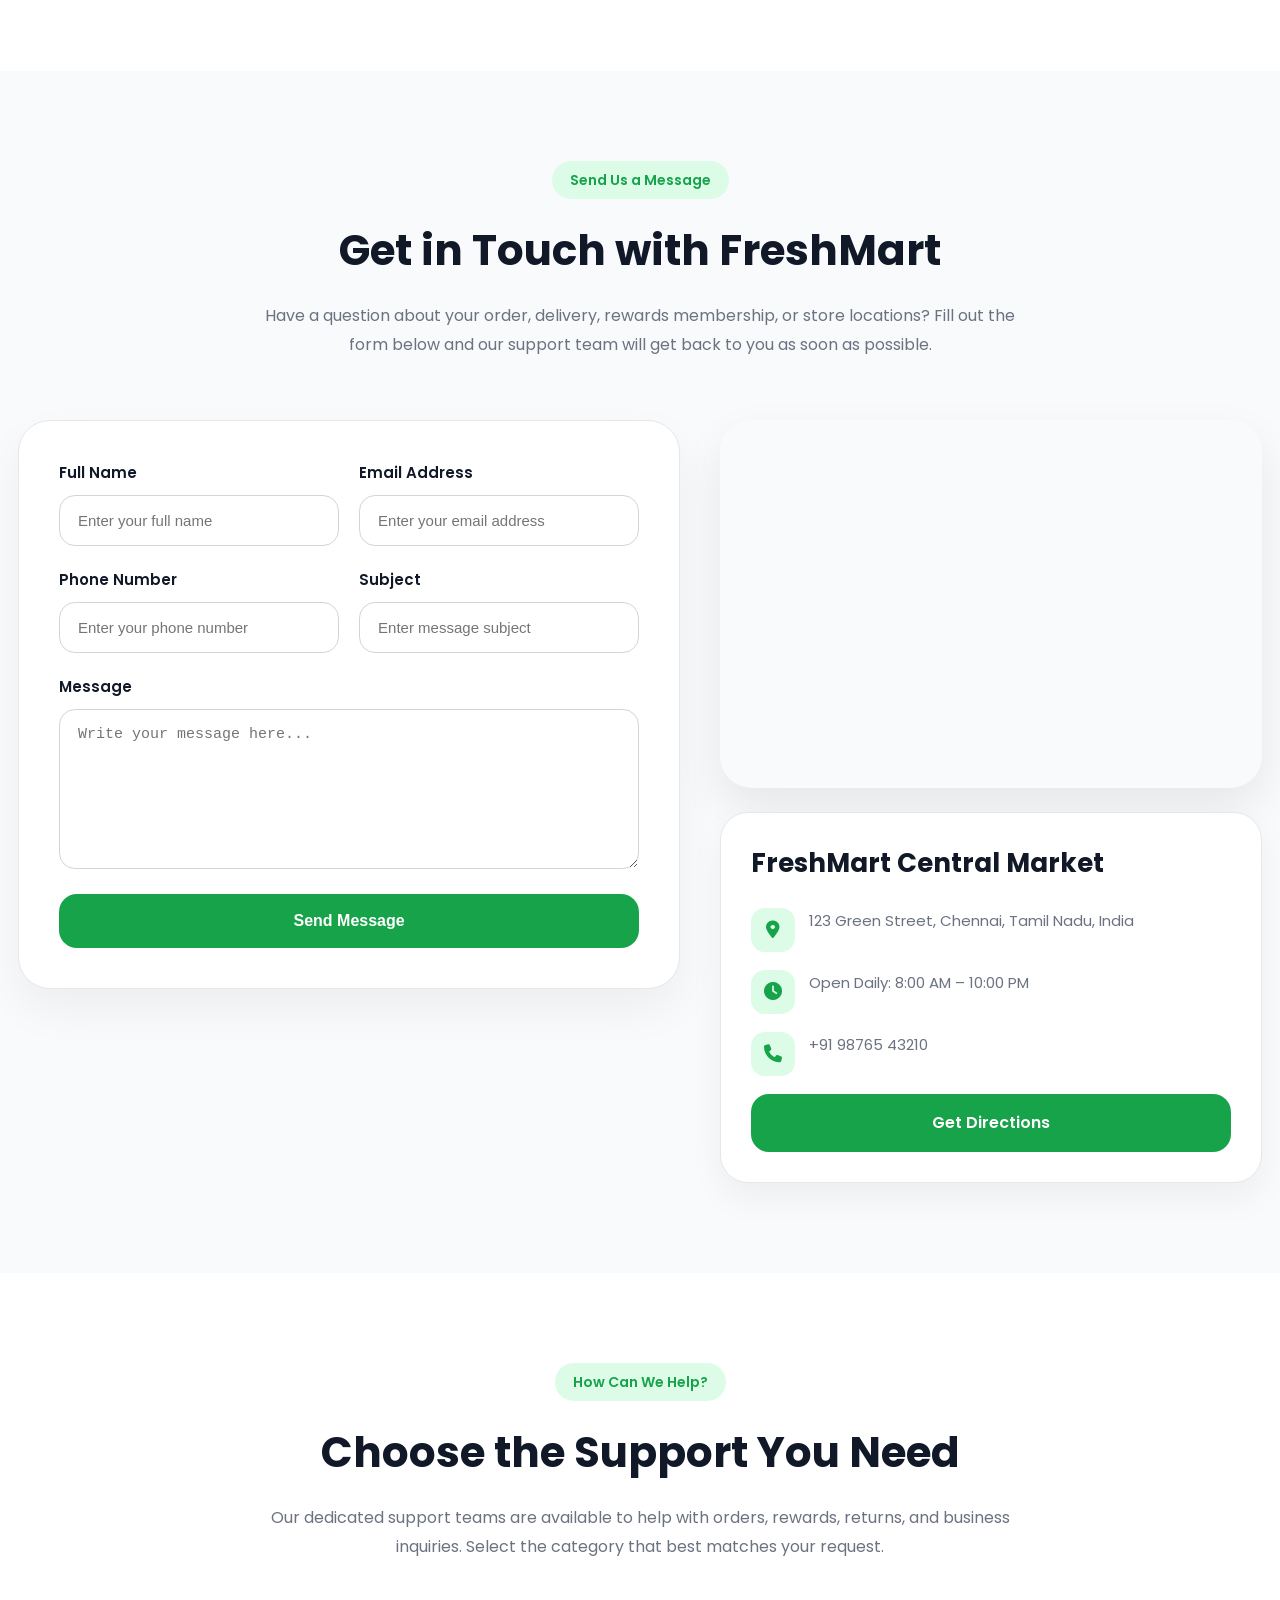
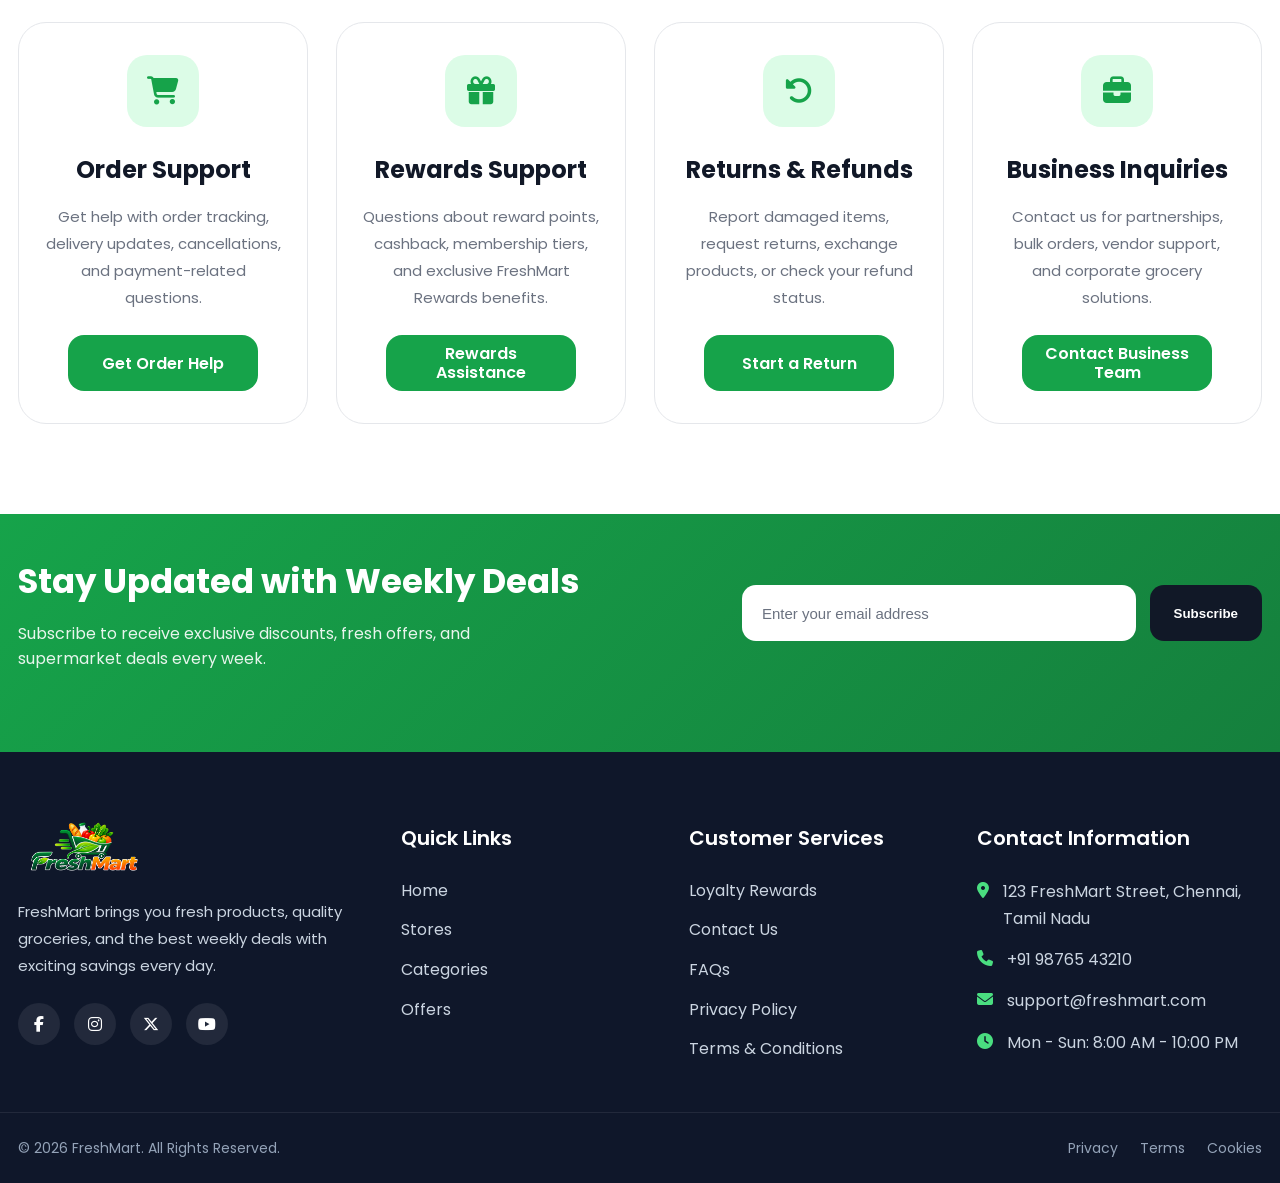
<file: contact.html>
<!DOCTYPE html>

<html lang="en">

<head>
  <meta charset="UTF-8">
  <meta name="viewport" content="width=device-width, initial-scale=1.0">
  <title>FreshMart - Supermarket Weekly Deals & Offers</title>

  <!-- Favicon -->

  <link rel="icon" type="image/png" href="images/logo.png">

  <!-- Google Fonts -->

  <link rel="preconnect" href="https://fonts.googleapis.com">
  <link rel="preconnect" href="https://fonts.gstatic.com" crossorigin>
  <link href="https://fonts.googleapis.com/css2?family=Poppins:wght@300;400;500;600;700;800&display=swap" rel="stylesheet">

  <!-- Font Awesome -->

  <link rel="stylesheet" href="https://cdnjs.cloudflare.com/ajax/libs/font-awesome/6.7.2/css/all.min.css">

  <!-- CSS -->

  <link rel="stylesheet" href="css/style.css">
  <link rel="stylesheet" href="css/responsive.css">
</head>

<body>

  <!-- ================= TOP BAR ================= -->

  <div class="topbar">
    <div class="container">
      <div class="topbar-content">


    <div class="topbar-left">
      <span><i class="fa-solid fa-location-dot"></i> Find a Store</span>
      <span><i class="fa-solid fa-clock"></i> Open: 8:00 AM - 10:00 PM</span>
    </div>

    <div class="topbar-right">
      <span><i class="fa-solid fa-phone"></i> +91 98765 43210</span>
    </div>

  </div>
</div>


  </div>

  <!-- ================= HEADER ================= -->

  <header class="header">
    <div class="container">


  <nav class="navbar">

    <!-- Logo -->
    <a href="index.html" class="logo">
      <img src="images/logo.png" alt="FreshMart Logo">

    </a>

    <!-- Navigation -->
    <ul class="nav-menu" id="nav-menu">

      <!-- Home Dropdown -->
      <li class="dropdown">
        <a href="#">
          Home
          <i class="fa-solid fa-chevron-down"></i>
        </a>

        <ul class="dropdown-menu">
          <li><a href="index.html">Home 1</a></li>
          <li><a href="home2.html">Home 2</a></li>
        </ul>
      </li>

      <li><a href="stores.html">Stores</a></li>
      <li><a href="categories.html">Categories</a></li>
      <li><a href="offers.html">Offers</a></li>
      <li><a href="loyalty.html">Loyalty Rewards</a></li>
      <li><a href="contact.html"class="active">Contact</a></li>

      <!-- Mobile Actions -->
      <li class="mobile-actions">
        <div class="mobile-action-buttons">

          <button id="rtl-toggle-mobile" class="icon-btn">
            RTL
          </button>

          <button id="theme-toggle-mobile" class="icon-btn">
            <i class="fa-solid fa-moon"></i>
          </button>

          <a href="login.html" class="btn btn-login">
            Login
          </a>

        </div>
      </li>

    </ul>

    <!-- Desktop Actions -->
    <div class="header-actions">

      <button id="rtl-toggle" class="icon-btn">
        RTL
      </button>

      <button id="theme-toggle" class="icon-btn">
        <i class="fa-solid fa-moon"></i>
      </button>

      <a href="login.html" class="btn btn-login">
        Login
      </a>

    </div>

    <!-- Hamburger -->
    <button class="menu-toggle" id="menu-toggle" aria-label="Open Menu">
      <span></span>
      <span></span>
      <span></span>
    </button>

  </nav>

</div>

</header>
<!-- ========================================
     CONTACT HERO BANNER
======================================== -->
<section class="contacthero-section">
  <div class="container">

    <div class="contacthero-layout">

      <!-- Content -->
      <div class="contacthero-content">

        

        <span class="contacthero-tag">Get in Touch</span>

        <h1>We’d Love to Hear From You</h1>

        <p>
          Have a question about orders, deliveries, FreshMart Rewards,
          store locations, or customer support? Our friendly team is here
          to help you with everything you need.
        </p>

        <div class="contacthero-buttons">
          <a href="#contact-form" class="contacthero-primary-btn">
            Contact Support
          </a>

          <a href="stores.html" class="contacthero-secondary-btn">
            Find a Store
          </a>
        </div>

        <div class="contacthero-highlights">

          <div class="contacthero-highlight">
            <i class="fas fa-headset"></i>
            <div>
              <h4>24/7 Customer Support</h4>
              <p>Always ready to assist you</p>
            </div>
          </div>

          <div class="contacthero-highlight">
            <i class="fas fa-bolt"></i>
            <div>
              <h4>Fast Response Time</h4>
              <p>Average reply within 15 minutes</p>
            </div>
          </div>

        </div>

      </div>

      <!-- Visual -->
      <div class="contacthero-visual">

        <img src="images/contact-hero.jpg" alt="FreshMart Customer Support">

        <div class="contacthero-card">

          <div class="contacthero-card-top">
            <span>Customer Support</span>
            <i class="fas fa-headset"></i>
          </div>

          <h3>+91 98765 43210</h3>

          <p>
            support@freshmart.com
          </p>

          <a href="tel:+919876543210">Call Now</a>

        </div>

      </div>

    </div>

  </div>
</section>
<!-- ========================================
     CONTACT INFORMATION CARDS
======================================== -->
<section class="contactinfo-section">
  <div class="container">

    <div class="contactinfo-header">
      <span class="contactinfo-tag">Contact Information</span>
      <h2>We’re Here to Help You</h2>
      <p>
        Reach out to FreshMart through phone, email, or visit one of our
        stores. Our customer support team is always ready to assist you.
      </p>
    </div>

    <div class="contactinfo-grid">

      <!-- Phone -->
      <div class="contactinfo-card">
        <div class="contactinfo-icon">
          <i class="fas fa-phone"></i>
        </div>

        <div class="contactinfo-content">
          <h3>Call Us</h3>
          <p>Speak directly with our customer support team.</p>
          <a href="tel:+919876543210">+91 98765 43210</a>
        </div>
      </div>

      <!-- Email -->
      <div class="contactinfo-card">
        <div class="contactinfo-icon">
          <i class="fas fa-envelope"></i>
        </div>

        <div class="contactinfo-content">
          <h3>Email Us</h3>
          <p>Send us your questions anytime.</p>
          <a href="mailto:support@freshmart.com">support@freshmart.com</a>
        </div>
      </div>

      <!-- Address -->
      <div class="contactinfo-card">
        <div class="contactinfo-icon">
          <i class="fas fa-map-marker-alt"></i>
        </div>

        <div class="contactinfo-content">
          <h3>Visit Our Store</h3>
          <p>FreshMart Central Market, Chennai, India.</p>
          <a href="stores.html">Get Directions</a>
        </div>
      </div>

      <!-- Working Hours -->
      <div class="contactinfo-card">
        <div class="contactinfo-icon">
          <i class="fas fa-clock"></i>
        </div>

        <div class="contactinfo-content">
          <h3>Support Hours</h3>
          <p>Monday – Sunday: 8:00 AM – 10:00 PM</p>
          <a href="#contact-form">Contact Support</a>
        </div>
      </div>

    </div>

  </div>
</section>

<!-- ========================================
     CONTACT FORM & MAP
======================================== -->
<section class="contactform-section" id="contact-form">
  <div class="container">

    <div class="contactform-header">
      <span class="contactform-tag">Send Us a Message</span>
      <h2>Get in Touch with FreshMart</h2>
      <p>
        Have a question about your order, delivery, rewards membership,
        or store locations? Fill out the form below and our support team
        will get back to you as soon as possible.
      </p>
    </div>

    <div class="contactform-layout">

      <!-- Contact Form -->
      <div class="contactform-form">

        <form>

          <div class="contactform-row">

            <div class="contactform-group">
              <label>Full Name</label>
              <input type="text" placeholder="Enter your full name" required>
            </div>

            <div class="contactform-group">
              <label>Email Address</label>
              <input type="email" placeholder="Enter your email address" required>
            </div>

          </div>

          <div class="contactform-row">

            <div class="contactform-group">
              <label>Phone Number</label>
              <input type="tel" placeholder="Enter your phone number">
            </div>

            <div class="contactform-group">
              <label>Subject</label>
              <input type="text" placeholder="Enter message subject">
            </div>

          </div>

          <div class="contactform-group">
            <label>Message</label>
            <textarea rows="6" placeholder="Write your message here..." required></textarea>
          </div>

          <button type="submit" class="contactform-btn">
            Send Message
          </button>

        </form>

      </div>

      <!-- Map Section -->
      <div class="contactform-map">

        <div class="contactform-mapbox">

          <iframe
            src="https://www.google.com/maps?q=Chennai,+Tamil+Nadu,+India&output=embed"
            loading="lazy"
            allowfullscreen>
          </iframe>

        </div>

        <div class="contactform-storecard">

          <h3>FreshMart Central Market</h3>

          <div class="contactform-storeitem">
            <i class="fas fa-map-marker-alt"></i>
            <span>123 Green Street, Chennai, Tamil Nadu, India</span>
          </div>

          <div class="contactform-storeitem">
            <i class="fas fa-clock"></i>
            <span>Open Daily: 8:00 AM – 10:00 PM</span>
          </div>

          <div class="contactform-storeitem">
            <i class="fas fa-phone"></i>
            <span>+91 98765 43210</span>
          </div>

          <a href="stores.html" class="contactform-storebtn">
            Get Directions
          </a>

        </div>

      </div>

    </div>

  </div>
</section>


<!-- ========================================
     CUSTOMER SUPPORT CATEGORIES
======================================== -->
<section class="supportcategory-section">
  <div class="container">

    <div class="supportcategory-header">
      <span class="supportcategory-tag">How Can We Help?</span>
      <h2>Choose the Support You Need</h2>
      <p>
        Our dedicated support teams are available to help with orders,
        rewards, returns, and business inquiries. Select the category
        that best matches your request.
      </p>
    </div>

    <div class="supportcategory-grid">

      <!-- Order Support -->
      <div class="supportcategory-card">

        <div class="supportcategory-icon">
          <i class="fas fa-shopping-cart"></i>
        </div>

        <h3>Order Support</h3>

        <p>
          Get help with order tracking, delivery updates, cancellations,
          and payment-related questions.
        </p>

        <a href="contact.html#contact-form" class="supportcategory-link">
          Get Order Help
        </a>

      </div>

      <!-- Rewards Support -->
      <div class="supportcategory-card">

        <div class="supportcategory-icon">
          <i class="fas fa-gift"></i>
        </div>

        <h3>Rewards Support</h3>

        <p>
          Questions about reward points, cashback, membership tiers,
          and exclusive FreshMart Rewards benefits.
        </p>

        <a href="loyalty.html" class="supportcategory-link">
          Rewards Assistance
        </a>

      </div>

      <!-- Returns & Refunds -->
      <div class="supportcategory-card">

        <div class="supportcategory-icon">
          <i class="fas fa-undo-alt"></i>
        </div>

        <h3>Returns & Refunds</h3>

        <p>
          Report damaged items, request returns, exchange products,
          or check your refund status.
        </p>

        <a href="contact.html#contact-form" class="supportcategory-link">
          Start a Return
        </a>

      </div>

      <!-- Business Inquiries -->
      <div class="supportcategory-card">

        <div class="supportcategory-icon">
          <i class="fas fa-briefcase"></i>
        </div>

        <h3>Business Inquiries</h3>

        <p>
          Contact us for partnerships, bulk orders, vendor support,
          and corporate grocery solutions.
        </p>

        <a href="contact.html#contact-form" class="supportcategory-link">
          Contact Business Team
        </a>

      </div>

    </div>

  </div>
</section>



<!-- ================= FOOTER START ================= -->

<footer class="footer">

  <!-- Newsletter -->

  <div class="footer-newsletter">
    <div class="container">
      <div class="newsletter-box">


    <div class="newsletter-content">
      <h2>Stay Updated with Weekly Deals</h2>
      <p>Subscribe to receive exclusive discounts, fresh offers, and supermarket deals every week.</p>
    </div>

    <form class="newsletter-form">
      <input type="email" placeholder="Enter your email address" required>
      <button type="submit" class="btn btn-subscribe">
        Subscribe
      </button>
    </form>

  </div>
</div>


  </div>

  <!-- Main Footer -->

  <div class="footer-main">
    <div class="container">

  <div class="footer-grid">

    <!-- Logo & About -->
    <div class="footer-col">
      <a href="index.html" class="footer-logo">
        <img src="images/logo.png" alt="FreshMart Logo">
      </a>

      <p>
        FreshMart brings you fresh products, quality groceries,
        and the best weekly deals with exciting savings every day.
      </p>

      <div class="footer-social">
        <a href="#"><i class="fab fa-facebook-f"></i></a>
        <a href="#"><i class="fab fa-instagram"></i></a>
        <a href="#"><i class="fab fa-x-twitter"></i></a>
        <a href="#"><i class="fab fa-youtube"></i></a>
      </div>
    </div>

    <!-- Quick Links -->
    <div class="footer-col">
      <h3>Quick Links</h3>

      <ul>
        <li><a href="index.html">Home</a></li>
        <li><a href="stores.html">Stores</a></li>
        <li><a href="categories.html">Categories</a></li>
        <li><a href="offers.html">Offers</a></li>
        
      </ul>
    </div>

    <!-- Customer Services -->
    <div class="footer-col">
      <h3>Customer Services</h3>

      <ul>
        <li><a href="loyalty.html">Loyalty Rewards</a></li>
        <li><a href="contact.html">Contact Us</a></li>
        <li><a href="#">FAQs</a></li>
        <li><a href="#">Privacy Policy</a></li>
        <li><a href="#">Terms & Conditions</a></li>
      </ul>
    </div>

    <!-- Contact -->
    <div class="footer-col">
      <h3>Contact Information</h3>

      <ul class="footer-contact">
        <li>
          <i class="fas fa-location-dot"></i>
          123 FreshMart Street, Chennai, Tamil Nadu
        </li>

        <li>
          <i class="fas fa-phone"></i>
          +91 98765 43210
        </li>

        <li>
          <i class="fas fa-envelope"></i>
          support@freshmart.com
        </li>

        <li>
          <i class="fas fa-clock"></i>
          Mon - Sun: 8:00 AM - 10:00 PM
        </li>
      </ul>
    </div>

  </div>

</div>


  </div>

  <!-- Footer Bottom -->

  <div class="footer-bottom">
    <div class="container">

  <div class="footer-bottom-content">
    <p>© 2026 FreshMart. All Rights Reserved.</p>

    <div class="footer-bottom-links">
      <a href="#">Privacy</a>
      <a href="#">Terms</a>
      <a href="#">Cookies</a>
    </div>
  </div>

</div>

  </div>

</footer>

<!-- ================= FOOTER END ================= -->
<!-- Scroll To Top -->
<button id="scrollTopBtn" class="scroll-top-btn" aria-label="Scroll to top">
    <i class="fa-solid fa-arrow-up"></i>
</button>

  <!-- JS -->

  <script src="js/script.js"></script>

</body>
</html>
</file>
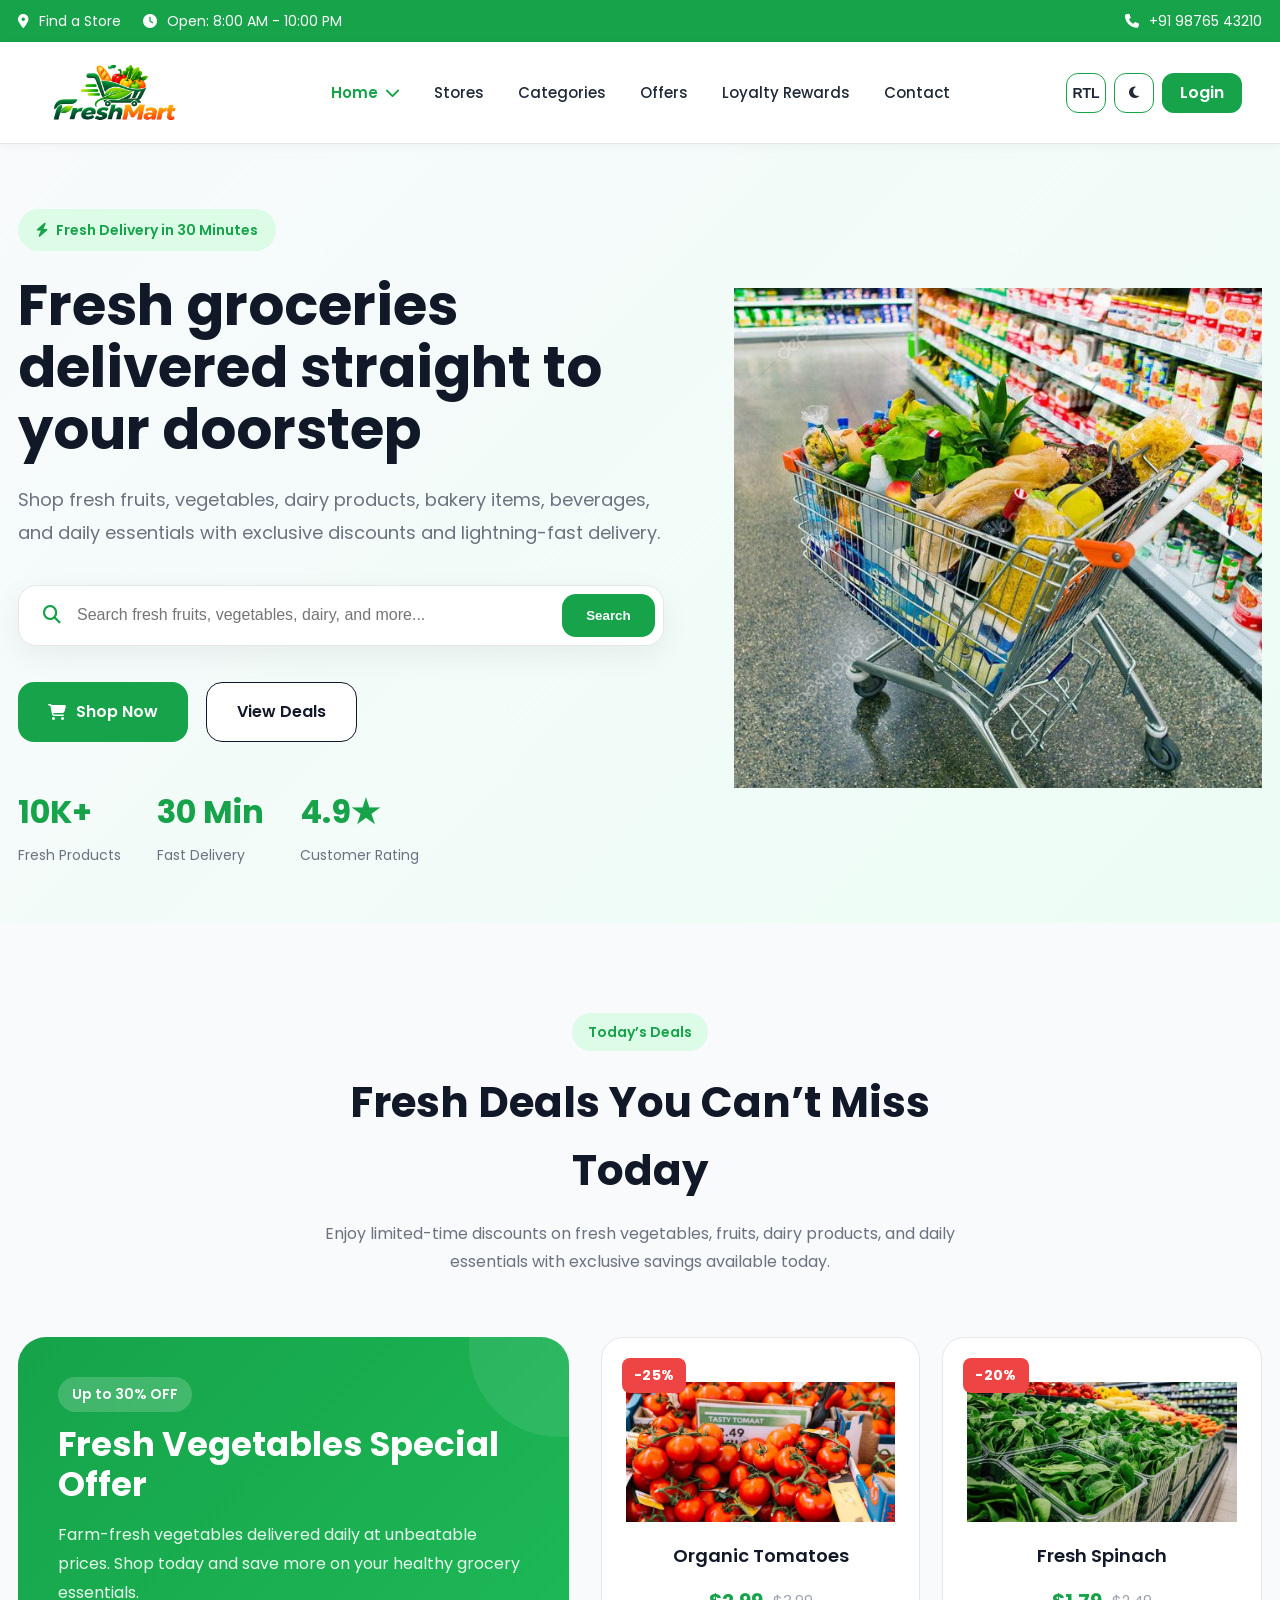
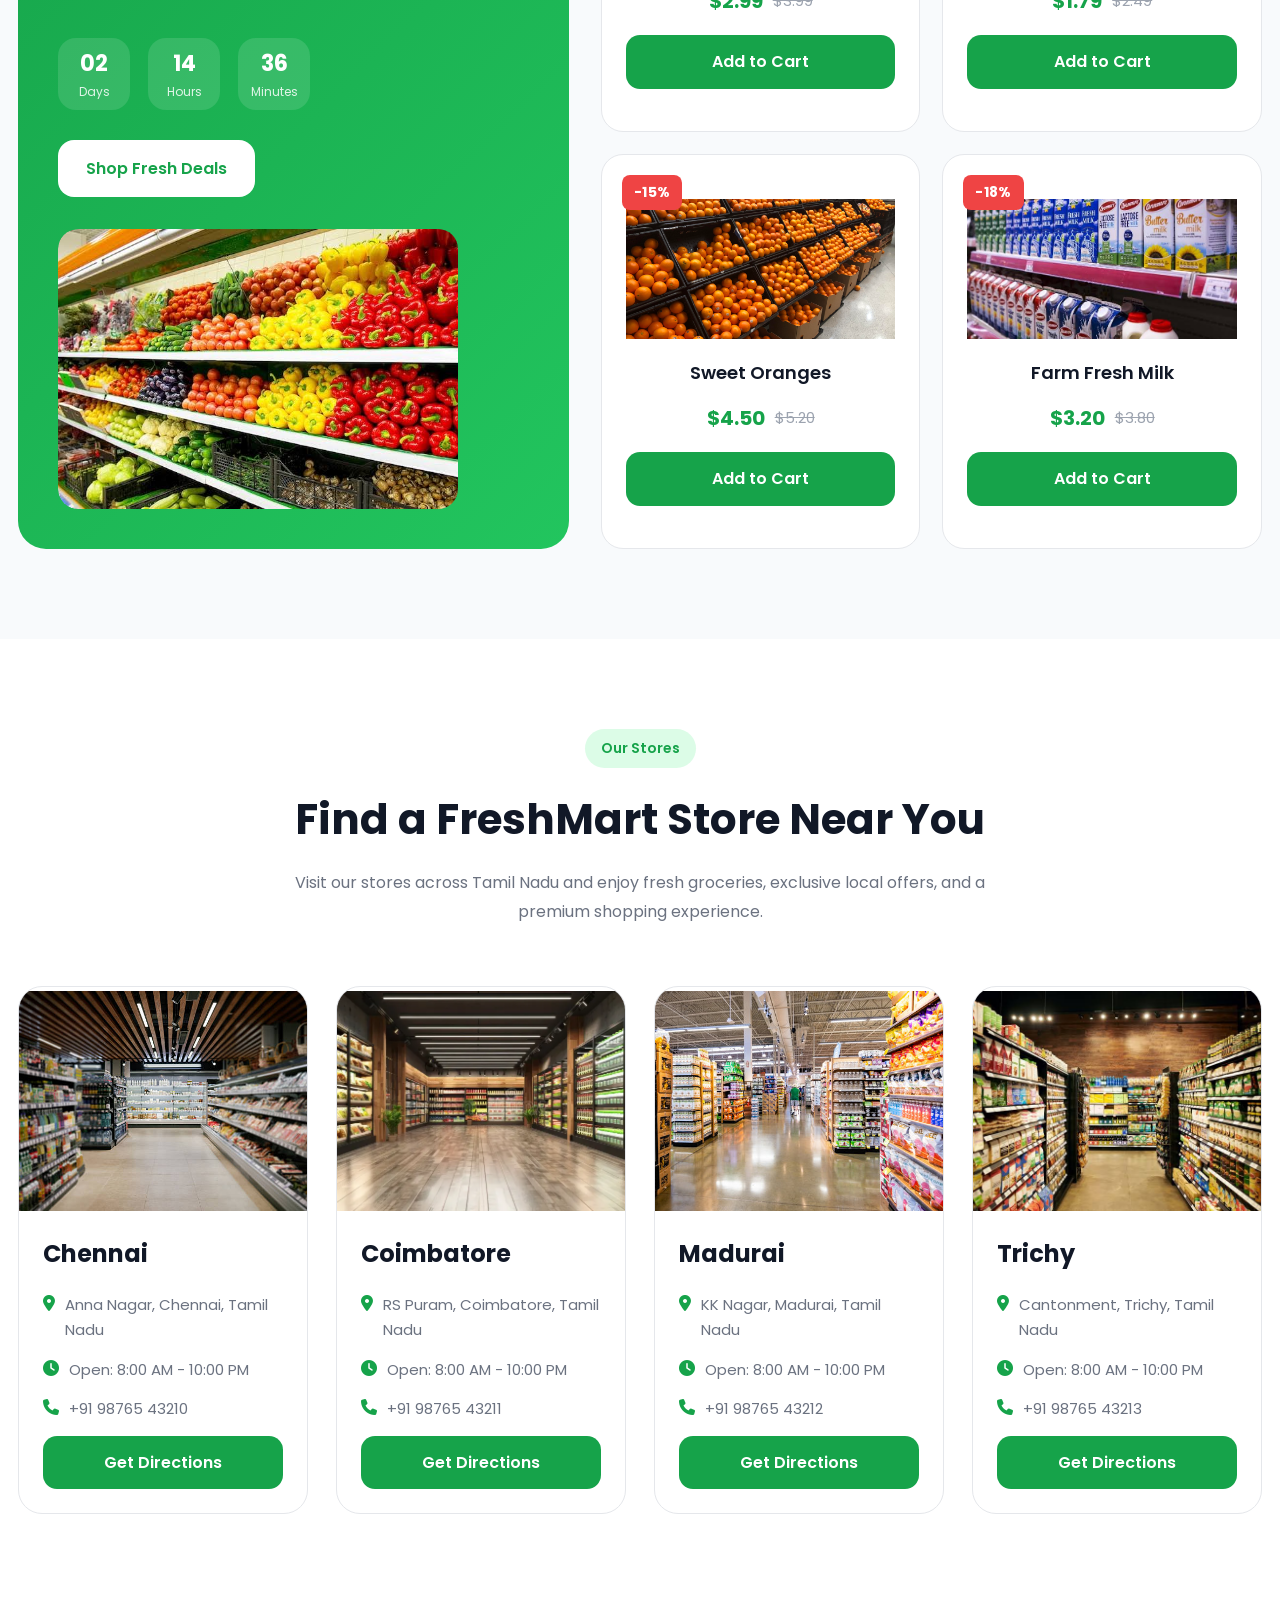
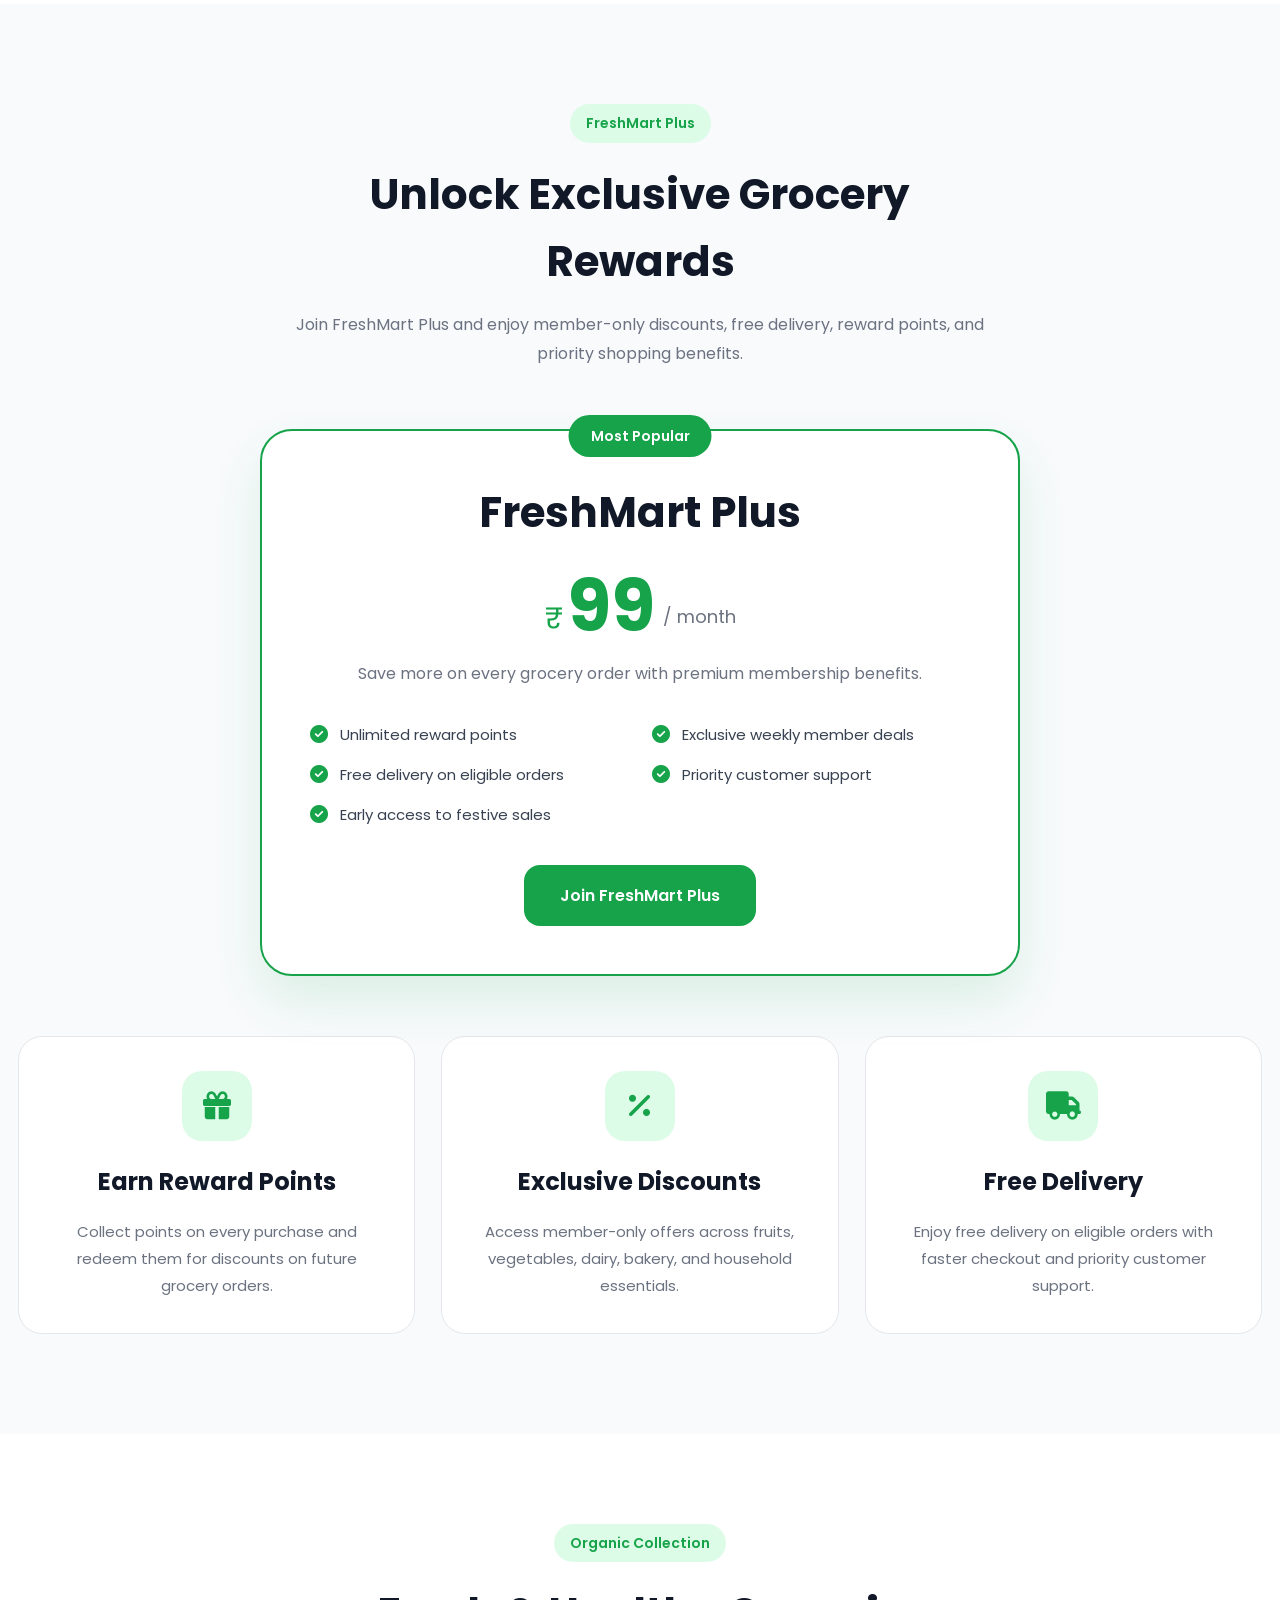
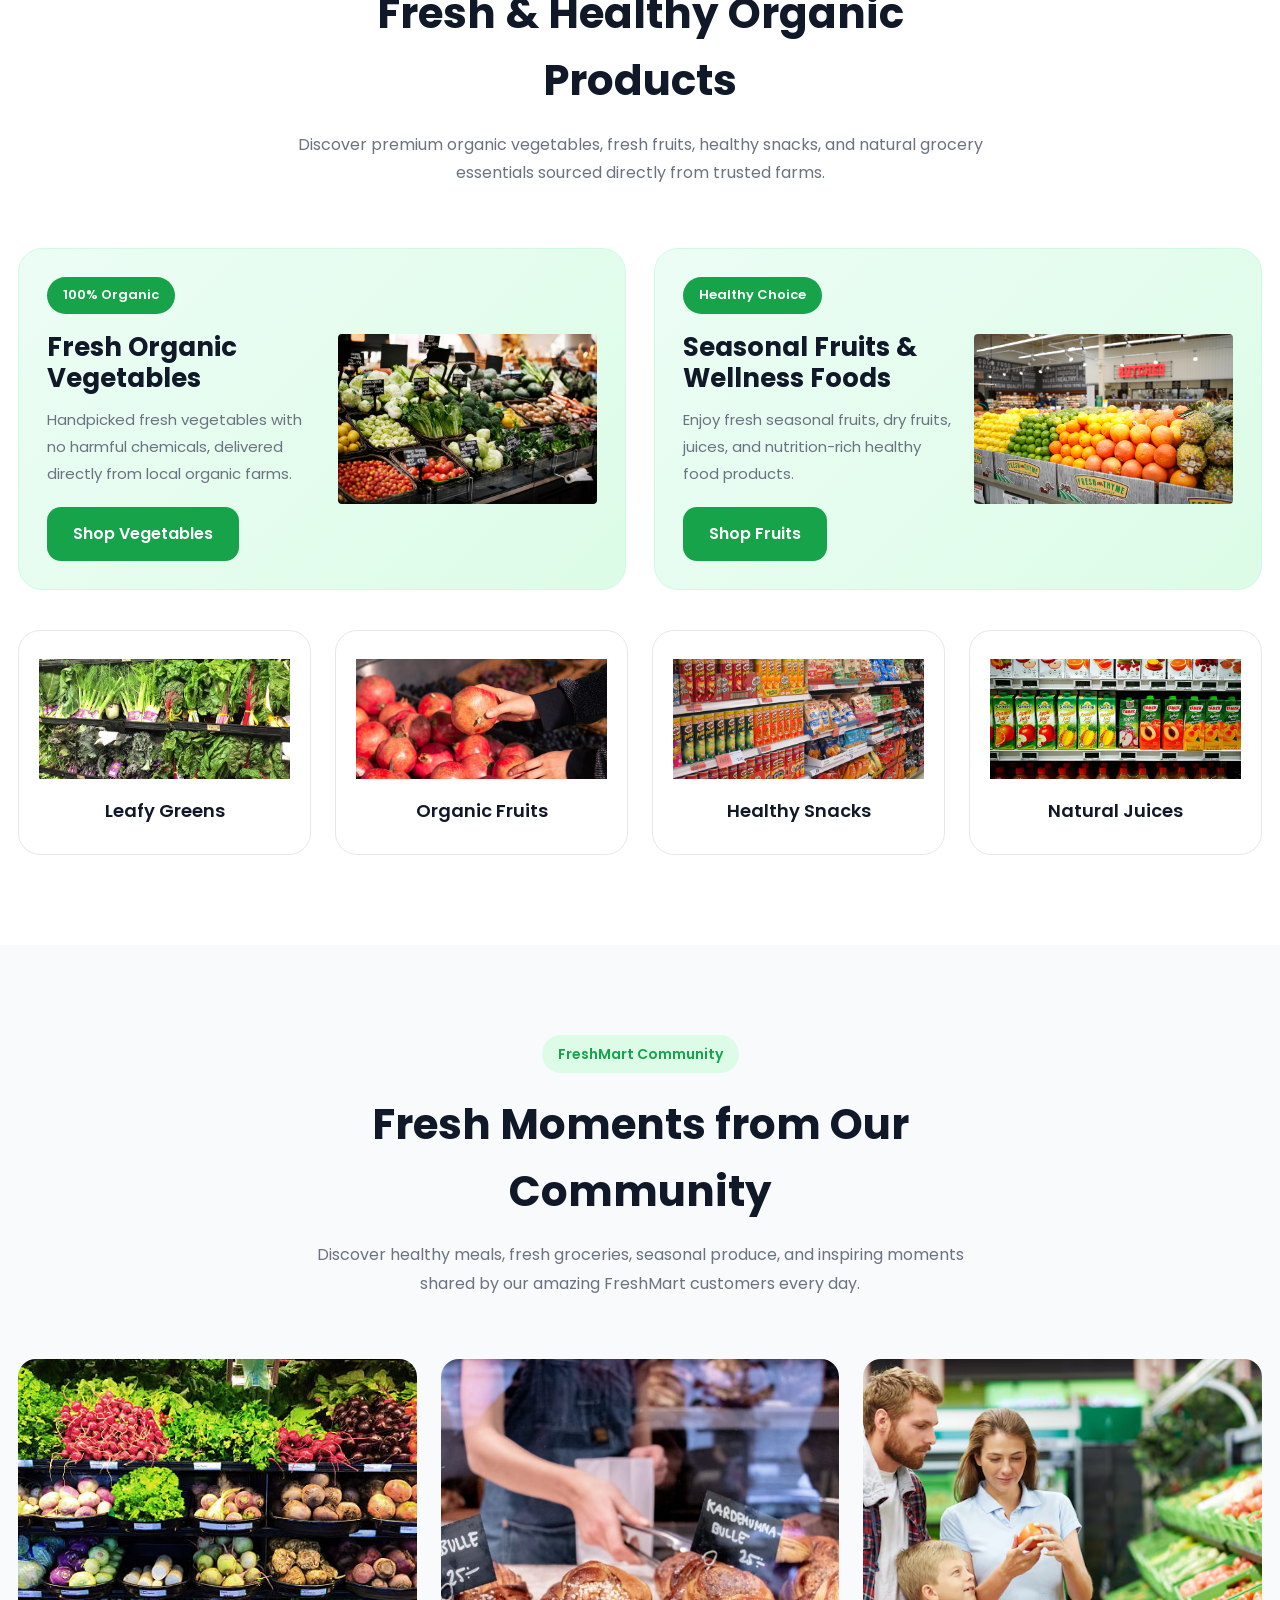
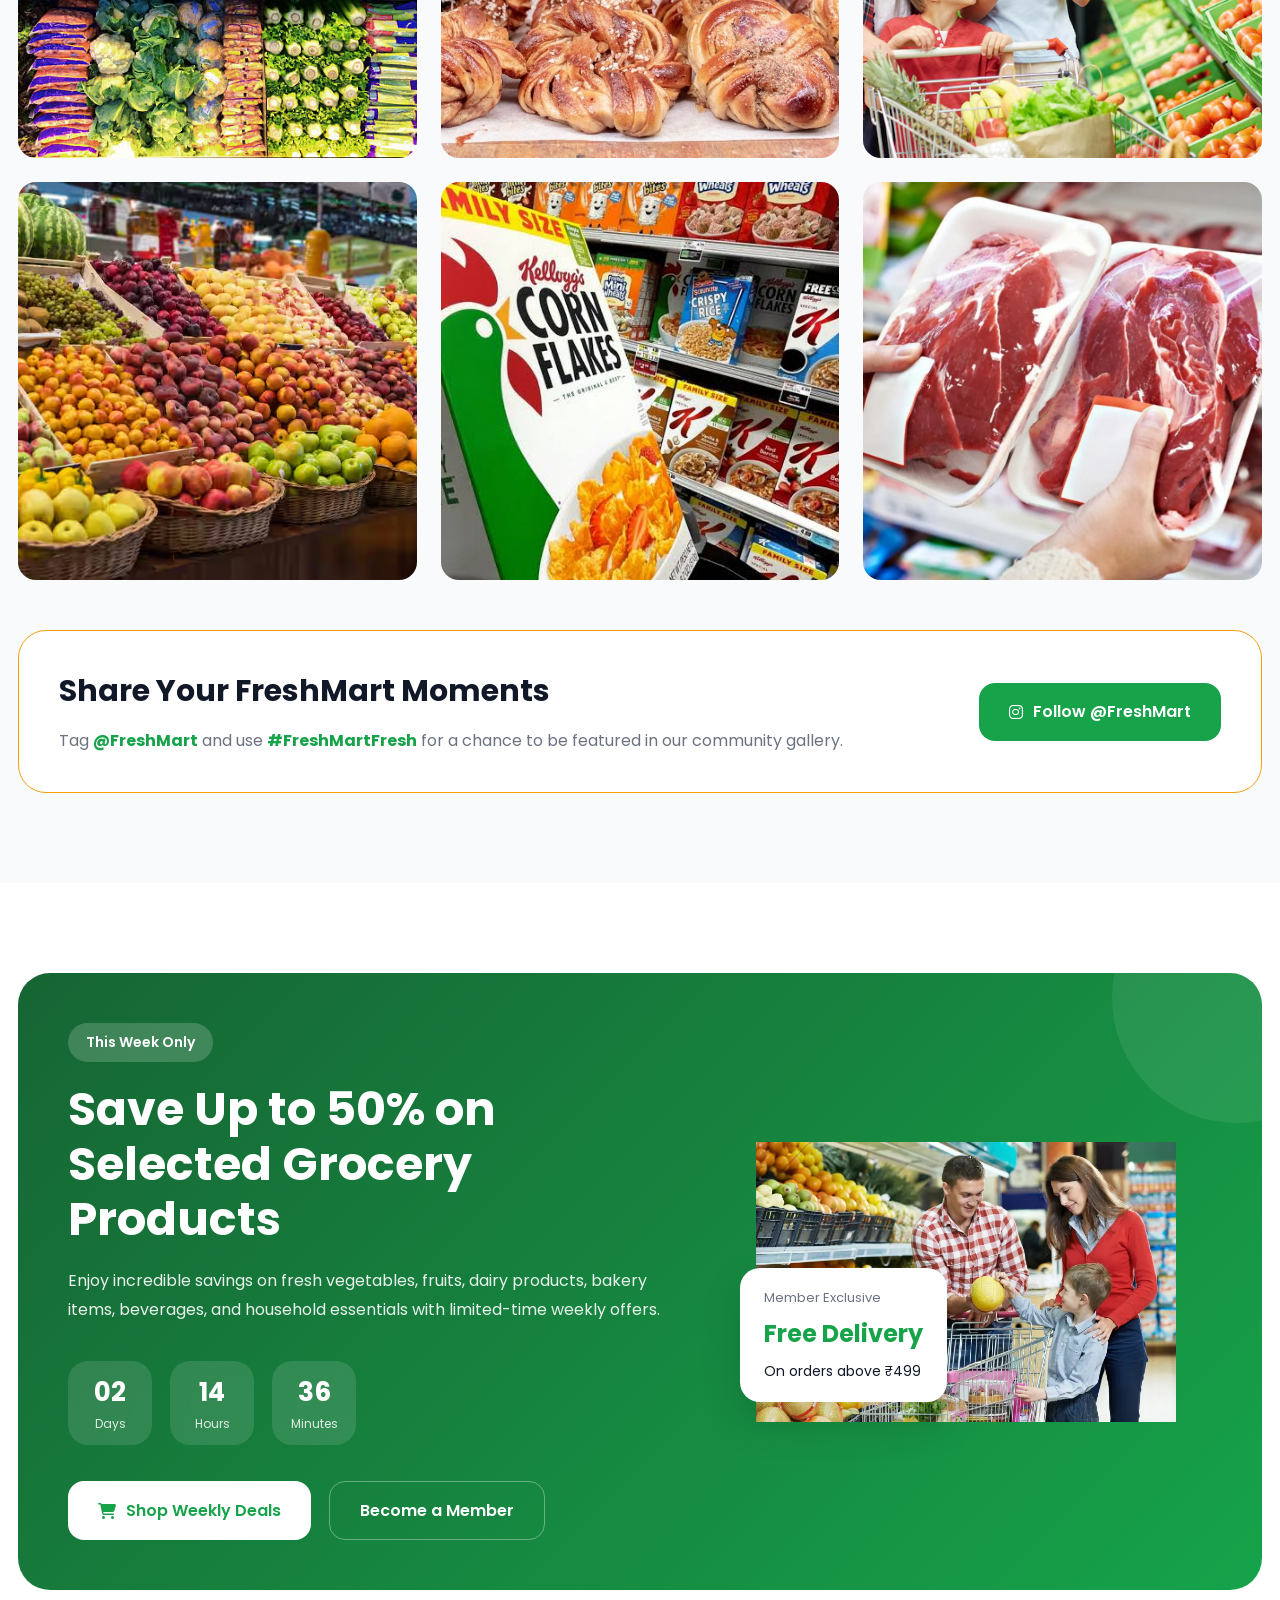
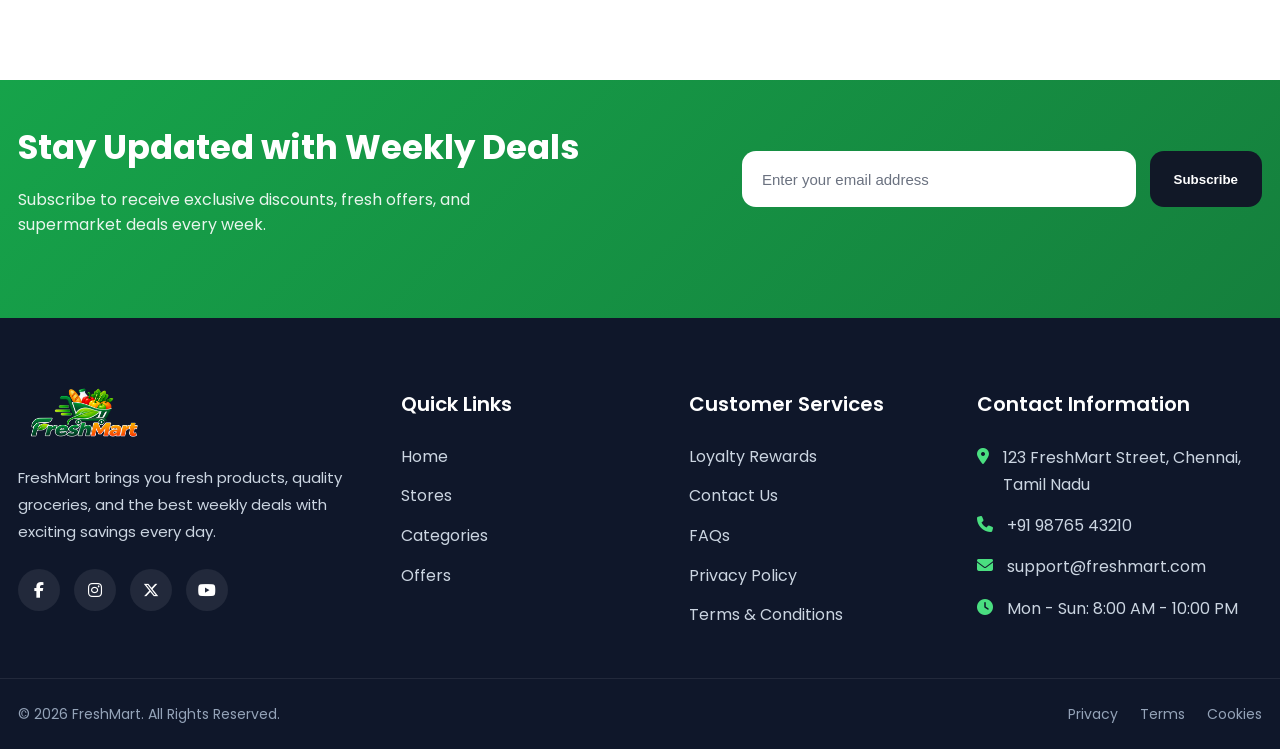
<file: home2.html>
<!DOCTYPE html>

<html lang="en">

<head>
  <meta charset="UTF-8">
  <meta name="viewport" content="width=device-width, initial-scale=1.0">
  <title>FreshMart - Supermarket Weekly Deals & Offers</title>

  <!-- Favicon -->

  <link rel="icon" type="image/png" href="images/logo.png">

  <!-- Google Fonts -->

  <link rel="preconnect" href="https://fonts.googleapis.com">
  <link rel="preconnect" href="https://fonts.gstatic.com" crossorigin>
  <link href="https://fonts.googleapis.com/css2?family=Poppins:wght@300;400;500;600;700;800&display=swap" rel="stylesheet">

  <!-- Font Awesome -->

  <link rel="stylesheet" href="https://cdnjs.cloudflare.com/ajax/libs/font-awesome/6.7.2/css/all.min.css">

  <!-- CSS -->

  <link rel="stylesheet" href="css/style.css">
  <link rel="stylesheet" href="css/responsive.css">
</head>

<body>

  <!-- ================= TOP BAR ================= -->

  <div class="topbar">
    <div class="container">
      <div class="topbar-content">


    <div class="topbar-left">
      <span><i class="fa-solid fa-location-dot"></i> Find a Store</span>
      <span><i class="fa-solid fa-clock"></i> Open: 8:00 AM - 10:00 PM</span>
    </div>

    <div class="topbar-right">
      <span><i class="fa-solid fa-phone"></i> +91 98765 43210</span>
    </div>

  </div>
</div>


  </div>

  <!-- ================= HEADER ================= -->

  <header class="header">
    <div class="container">


  <nav class="navbar">

    <!-- Logo -->
    <a href="index.html" class="logo">
      <img src="images/logo.png" alt="FreshMart Logo">

    </a>

    <!-- Navigation -->
    <ul class="nav-menu" id="nav-menu">

      <!-- Home Dropdown -->
      <li class="dropdown">
        <a href="#"class="active">
          Home
          <i class="fa-solid fa-chevron-down"></i>
        </a>

        <ul class="dropdown-menu">
          <li><a href="index.html">Home 1</a></li>
          <li><a href="home2.html"class="active">Home 2</a></li>
        </ul>
      </li>

      <li><a href="stores.html">Stores</a></li>
      <li><a href="categories.html">Categories</a></li>
      <li><a href="offers.html">Offers</a></li>
      
      <li><a href="loyalty.html">Loyalty Rewards</a></li>
      <li><a href="contact.html">Contact</a></li>

      <!-- Mobile Actions -->
      <li class="mobile-actions">
        <div class="mobile-action-buttons">

          <button id="rtl-toggle-mobile" class="icon-btn">
            RTL
          </button>

          <button id="theme-toggle-mobile" class="icon-btn">
            <i class="fa-solid fa-moon"></i>
          </button>

          <a href="login.html" class="btn btn-login">
            Login
          </a>

        </div>
      </li>

    </ul>

    <!-- Desktop Actions -->
    <div class="header-actions">

      <button id="rtl-toggle" class="icon-btn">
        RTL
      </button>

      <button id="theme-toggle" class="icon-btn">
        <i class="fa-solid fa-moon"></i>
      </button>

      <a href="login.html" class="btn btn-login">
        Login
      </a>

    </div>

    <!-- Hamburger -->
    <button class="menu-toggle" id="menu-toggle" aria-label="Open Menu">
      <span></span>
      <span></span>
      <span></span>
    </button>

  </nav>

</div>

</header>


<!-- ========================================
     HOME 2 HERO SECTION
======================================== -->
<section class="hero2-section">
  <div class="container">

    <div class="hero2-wrapper">

      <!-- Left Content -->
      <div class="hero2-content">

        <span class="hero2-badge">
          <i class="fas fa-bolt"></i>
          Fresh Delivery in 30 Minutes
        </span>

        <h1>Fresh groceries delivered straight to your doorstep</h1>

        <p>
          Shop fresh fruits, vegetables, dairy products, bakery items,
          beverages, and daily essentials with exclusive discounts and
          lightning-fast delivery.
        </p>

        <!-- Search Bar -->
        <form class="hero2-search">
          <i class="fas fa-search"></i>
          <input type="text" placeholder="Search fresh fruits, vegetables, dairy, and more...">
          <button type="submit">Search</button>
        </form>

        <!-- CTA Buttons -->
        <div class="hero2-buttons">
          <a href="shop.html" class="btn-primary">
            <i class="fas fa-cart-shopping"></i>
            Shop Now
          </a>

          <a href="weekly-deals.html" class="btn-outline">
            View Deals
          </a>
        </div>

        <!-- Stats -->
        <div class="hero2-stats">

          <div class="hero2-stat">
            <h3>10K+</h3>
            <p>Fresh Products</p>
          </div>

          <div class="hero2-stat">
            <h3>30 Min</h3>
            <p>Fast Delivery</p>
          </div>

          <div class="hero2-stat">
            <h3>4.9★</h3>
            <p>Customer Rating</p>
          </div>

        </div>

      </div>

      <!-- Right Image -->
      <div class="hero2-image">

        <div class="hero2-offer">
          <span>Save up to</span>
          <strong>40% OFF</strong>
          <p>On fresh groceries</p>
        </div>

        <img src="images/home2-hero.jpg" alt="Fresh Grocery Delivery">

      </div>

    </div>

  </div>
</section>


<!-- ========================================
     TODAY’S FRESH DEALS
======================================== -->
<section class="deals-section">
  <div class="container">

    <div class="section-header">
      <span class="section-badge">Today’s Deals</span>
      <h2>Fresh Deals You Can’t Miss Today</h2>
      <p>
        Enjoy limited-time discounts on fresh vegetables, fruits, dairy products,
        and daily essentials with exclusive savings available today.
      </p>
    </div>

    <div class="deals-wrapper">

      <!-- Featured Deal -->
      <div class="featured-deal">

        <span class="deal-tag">Up to 30% OFF</span>

        <h3>Fresh Vegetables Special Offer</h3>

        <p>
          Farm-fresh vegetables delivered daily at unbeatable prices.
          Shop today and save more on your healthy grocery essentials.
        </p>

        <div class="deal-countdown">
          <div>
            <strong>02</strong>
            <span>Days</span>
          </div>
          <div>
            <strong>14</strong>
            <span>Hours</span>
          </div>
          <div>
            <strong>36</strong>
            <span>Minutes</span>
          </div>
        </div>

        <a href="shop.html" class="btn-primary">
          Shop Fresh Deals
        </a>

        <div class="featured-image">
          <img src="images/deal-banner.png" alt="Fresh Vegetables Offer">
        </div>

      </div>

      <!-- Deal Products -->
      <div class="deal-products">

        <div class="deal-card">
          <span class="discount-badge">-25%</span>
          <img src="images/deal-1.png" alt="Organic Tomatoes">
          <h4>Organic Tomatoes</h4>
          <div class="deal-price">
            <span class="new-price">$2.99</span>
            <span class="old-price">$3.99</span>
          </div>
          <a href="shop.html" class="deal-btn">Add to Cart</a>
        </div>

        <div class="deal-card">
          <span class="discount-badge">-20%</span>
          <img src="images/deal-2.png" alt="Fresh Spinach">
          <h4>Fresh Spinach</h4>
          <div class="deal-price">
            <span class="new-price">$1.79</span>
            <span class="old-price">$2.49</span>
          </div>
          <a href="shop.html" class="deal-btn">Add to Cart</a>
        </div>

        <div class="deal-card">
          <span class="discount-badge">-15%</span>
          <img src="images/deal-3.png" alt="Sweet Oranges">
          <h4>Sweet Oranges</h4>
          <div class="deal-price">
            <span class="new-price">$4.50</span>
            <span class="old-price">$5.20</span>
          </div>
          <a href="shop.html" class="deal-btn">Add to Cart</a>
        </div>

        <div class="deal-card">
          <span class="discount-badge">-18%</span>
          <img src="images/deal-4.png" alt="Farm Fresh Milk">
          <h4>Farm Fresh Milk</h4>
          <div class="deal-price">
            <span class="new-price">$3.20</span>
            <span class="old-price">$3.80</span>
          </div>
          <a href="shop.html" class="deal-btn">Add to Cart</a>
        </div>

      </div>

    </div>

  </div>
</section>

<!-- ========================================
     FRESHMART STORE LOCATIONS
======================================== -->
<section class="stores-section">
  <div class="container">

    <div class="section-header">
      <span class="section-badge">Our Stores</span>
      <h2>Find a FreshMart Store Near You</h2>
      <p>
        Visit our stores across Tamil Nadu and enjoy fresh groceries,
        exclusive local offers, and a premium shopping experience.
      </p>
    </div>

    <div class="stores-grid">

      <!-- Store 1 -->
      <div class="store-card">
        <div class="store-image">
          <img src="images/store-chennai.jpg" alt="Chennai Store">
        </div>

        <div class="store-content">
          <h3>Chennai</h3>

          <p>
            <i class="fas fa-location-dot"></i>
            Anna Nagar, Chennai, Tamil Nadu
          </p>

          <p>
            <i class="fas fa-clock"></i>
            Open: 8:00 AM - 10:00 PM
          </p>

          <p>
            <i class="fas fa-phone"></i>
            +91 98765 43210
          </p>

          <a href="#" class="store-btn">
            Get Directions
          </a>
        </div>
      </div>

      <!-- Store 2 -->
      <div class="store-card">
        <div class="store-image">
          <img src="images/store-coimbatore.jpg" alt="Coimbatore Store">
        </div>

        <div class="store-content">
          <h3>Coimbatore</h3>

          <p>
            <i class="fas fa-location-dot"></i>
            RS Puram, Coimbatore, Tamil Nadu
          </p>

          <p>
            <i class="fas fa-clock"></i>
            Open: 8:00 AM - 10:00 PM
          </p>

          <p>
            <i class="fas fa-phone"></i>
            +91 98765 43211
          </p>

          <a href="#" class="store-btn">
            Get Directions
          </a>
        </div>
      </div>

      <!-- Store 3 -->
      <div class="store-card">
        <div class="store-image">
          <img src="images/store-madurai.jpg" alt="Madurai Store">
        </div>

        <div class="store-content">
          <h3>Madurai</h3>

          <p>
            <i class="fas fa-location-dot"></i>
            KK Nagar, Madurai, Tamil Nadu
          </p>

          <p>
            <i class="fas fa-clock"></i>
            Open: 8:00 AM - 10:00 PM
          </p>

          <p>
            <i class="fas fa-phone"></i>
            +91 98765 43212
          </p>

          <a href="#" class="store-btn">
            Get Directions
          </a>
        </div>
      </div>

      <!-- Store 4 -->
      <div class="store-card">
        <div class="store-image">
          <img src="images/store-trichy.jpg" alt="Trichy Store">
        </div>

        <div class="store-content">
          <h3>Trichy</h3>

          <p>
            <i class="fas fa-location-dot"></i>
            Cantonment, Trichy, Tamil Nadu
          </p>

          <p>
            <i class="fas fa-clock"></i>
            Open: 8:00 AM - 10:00 PM
          </p>

          <p>
            <i class="fas fa-phone"></i>
            +91 98765 43213
          </p>

          <a href="#" class="store-btn">
            Get Directions
          </a>
        </div>
      </div>

    </div>

  </div>
</section>

<!-- ========================================
     FRESHMART MEMBERSHIP & REWARDS
======================================== -->
<section class="membership-section">
  <div class="container">

    <div class="section-header">
      <span class="section-badge">FreshMart Plus</span>
      <h2>Unlock Exclusive Grocery Rewards</h2>
      <p>
        Join FreshMart Plus and enjoy member-only discounts, free delivery,
        reward points, and priority shopping benefits.
      </p>
    </div>

    <!-- Featured Membership Card -->
    <div class="membership-plan">

      <div class="plan-badge">Most Popular</div>

      <h3>FreshMart Plus</h3>

      <div class="plan-price">
        <span class="currency">₹</span>
        <strong>99</strong>
        <span class="duration">/ month</span>
      </div>

      <p class="plan-description">
        Save more on every grocery order with premium membership benefits.
      </p>

      <ul class="plan-features">
        <li><i class="fas fa-check-circle"></i> Unlimited reward points</li>
        <li><i class="fas fa-check-circle"></i> Exclusive weekly member deals</li>
        <li><i class="fas fa-check-circle"></i> Free delivery on eligible orders</li>
        <li><i class="fas fa-check-circle"></i> Priority customer support</li>
        <li><i class="fas fa-check-circle"></i> Early access to festive sales</li>
      </ul>

      <a href="membership.html" class="btn-primary">
        Join FreshMart Plus
      </a>

    </div>

    <!-- Benefits Grid -->
    <div class="membership-benefits">

      <div class="membership-card">
        <i class="fas fa-gift"></i>
        <h3>Earn Reward Points</h3>
        <p>
          Collect points on every purchase and redeem them for discounts
          on future grocery orders.
        </p>
      </div>

      <div class="membership-card">
        <i class="fas fa-percent"></i>
        <h3>Exclusive Discounts</h3>
        <p>
          Access member-only offers across fruits, vegetables, dairy,
          bakery, and household essentials.
        </p>
      </div>

      <div class="membership-card">
        <i class="fas fa-truck"></i>
        <h3>Free Delivery</h3>
        <p>
          Enjoy free delivery on eligible orders with faster checkout
          and priority customer support.
        </p>
      </div>

    </div>

  </div>
</section>

<!-- ========================================
     ORGANIC & HEALTHY COLLECTION
======================================== -->
<section class="organic-section">
  <div class="container">

    <div class="section-header">
      <span class="section-badge">Organic Collection</span>
      <h2>Fresh &amp; Healthy Organic Products</h2>
      <p>
        Discover premium organic vegetables, fresh fruits, healthy snacks,
        and natural grocery essentials sourced directly from trusted farms.
      </p>
    </div>

    <div class="organic-wrapper">

      <!-- Featured Card 1 -->
      <div class="organic-featured">
        <div class="organic-content">
          <span class="organic-tag">100% Organic</span>
          <h3>Fresh Organic Vegetables</h3>
          <p>
            Handpicked fresh vegetables with no harmful chemicals,
            delivered directly from local organic farms.
          </p>
          <a href="shop.html" class="btn-primary">
            Shop Vegetables
          </a>
        </div>

        <div class="organic-image">
          <img src="images/organic-vegetables.jpg" alt="Organic Vegetables">
        </div>
      </div>

      <!-- Featured Card 2 -->
      <div class="organic-featured">
        <div class="organic-content">
          <span class="organic-tag">Healthy Choice</span>
          <h3>Seasonal Fruits &amp; Wellness Foods</h3>
          <p>
            Enjoy fresh seasonal fruits, dry fruits, juices,
            and nutrition-rich healthy food products.
          </p>
          <a href="shop.html" class="btn-primary">
            Shop Fruits
          </a>
        </div>

        <div class="organic-image">
          <img src="images/organic-fruits.png" alt="Healthy Fruits">
        </div>
      </div>

    </div>

    <!-- Small Categories -->
    <div class="organic-grid">

      <div class="organic-card">
        <img src="images/organic-category1.png" alt="Leafy Greens">
        <h4>Leafy Greens</h4>
      </div>

      <div class="organic-card">
        <img src="images/organic-category2.png" alt="Organic Fruits">
        <h4>Organic Fruits</h4>
      </div>

      <div class="organic-card">
        <img src="images/organic-category3.png" alt="Healthy Snacks">
        <h4>Healthy Snacks</h4>
      </div>

      <div class="organic-card">
        <img src="images/organic-category4.png" alt="Natural Juices">
        <h4>Natural Juices</h4>
      </div>

    </div>

  </div>
</section>

<!-- ========================================
     FRESHMART COMMUNITY GALLERY
======================================== -->
<section class="gallery-section">
  <div class="container">

    <div class="section-header">
      <span class="section-badge">FreshMart Community</span>
      <h2>Fresh Moments from Our Community</h2>
      <p>
        Discover healthy meals, fresh groceries, seasonal produce, and inspiring
        moments shared by our amazing FreshMart customers every day.
      </p>
    </div>

    <div class="gallery-grid">

      <a href="#" class="gallery-item">
        <img src="images/gallery-1.jpg" alt="Fresh Vegetables">
        <div class="gallery-overlay">
          <i class="fab fa-instagram"></i>
        </div>
      </a>

      <a href="#" class="gallery-item">
        <img src="images/gallery-2.jpg" alt="Healthy Breakfast">
        <div class="gallery-overlay">
          <i class="fab fa-instagram"></i>
        </div>
      </a>

      <a href="#" class="gallery-item">
        <img src="images/gallery-3.jpg" alt="Family Shopping">
        <div class="gallery-overlay">
          <i class="fab fa-instagram"></i>
        </div>
      </a>

      <a href="#" class="gallery-item">
        <img src="images/gallery-4.jpg" alt="Organic Fruits">
        <div class="gallery-overlay">
          <i class="fab fa-instagram"></i>
        </div>
      </a>

      <a href="#" class="gallery-item">
        <img src="images/gallery-5.jpg" alt="Fresh Bakery">
        <div class="gallery-overlay">
          <i class="fab fa-instagram"></i>
        </div>
      </a>

      <a href="#" class="gallery-item">
        <img src="images/gallery-6.jpg" alt="Healthy Salad">
        <div class="gallery-overlay">
          <i class="fab fa-instagram"></i>
        </div>
      </a>

    </div>

    <div class="gallery-footer">

      <div class="gallery-text">
        <h3>Share Your FreshMart Moments</h3>
        <p>
          Tag <strong>@FreshMart</strong> and use
          <strong>#FreshMartFresh</strong> for a chance to be featured
          in our community gallery.
        </p>
      </div>

      <a href="https://instagram.com" target="_blank" class="btn-primary">
        <i class="fab fa-instagram"></i>
        Follow @FreshMart
      </a>

    </div>

  </div>
</section>


<!-- ========================================
     FRESHMART WEEKLY SAVINGS BANNER
======================================== -->
<section class="savings-section">
  <div class="container">

    <div class="savings-banner">

      <div class="savings-content">

        <span class="savings-badge">
          This Week Only
        </span>

        <h2>Save Up to 50% on Selected Grocery Products</h2>

        <p>
          Enjoy incredible savings on fresh vegetables, fruits, dairy products,
          bakery items, beverages, and household essentials with limited-time
          weekly offers.
        </p>

        <div class="savings-countdown">

          <div class="count-item">
            <strong>02</strong>
            <span>Days</span>
          </div>

          <div class="count-item">
            <strong>14</strong>
            <span>Hours</span>
          </div>

          <div class="count-item">
            <strong>36</strong>
            <span>Minutes</span>
          </div>

        </div>

        <div class="savings-buttons">
          <a href="shop.html" class="btn-primary">
            <i class="fas fa-cart-shopping"></i>
            Shop Weekly Deals
          </a>

          <a href="membership.html" class="btn-outline">
            Become a Member
          </a>
        </div>

      </div>

      <div class="savings-image">

        <img src="images/weekly-savings.png" alt="Weekly Grocery Savings">

        <div class="savings-card">
          <span>Member Exclusive</span>
          <strong>Free Delivery</strong>
          <p>On orders above ₹499</p>
        </div>

      </div>

    </div>

  </div>
</section>















<!-- ================= FOOTER START ================= -->

<footer class="footer">

  <!-- Newsletter -->

  <div class="footer-newsletter">
    <div class="container">
      <div class="newsletter-box">


    <div class="newsletter-content">
      <h2>Stay Updated with Weekly Deals</h2>
      <p>Subscribe to receive exclusive discounts, fresh offers, and supermarket deals every week.</p>
    </div>

    <form class="newsletter-form">
      <input type="email" placeholder="Enter your email address" required>
      <button type="submit" class="btn btn-subscribe">
        Subscribe
      </button>
    </form>

  </div>
</div>


  </div>

  <!-- Main Footer -->

  <div class="footer-main">
    <div class="container">

  <div class="footer-grid">

    <!-- Logo & About -->
    <div class="footer-col">
      <a href="index.html" class="footer-logo">
        <img src="images/logo.png" alt="FreshMart Logo">
      </a>

      <p>
        FreshMart brings you fresh products, quality groceries,
        and the best weekly deals with exciting savings every day.
      </p>

      <div class="footer-social">
        <a href="#"><i class="fab fa-facebook-f"></i></a>
        <a href="#"><i class="fab fa-instagram"></i></a>
        <a href="#"><i class="fab fa-x-twitter"></i></a>
        <a href="#"><i class="fab fa-youtube"></i></a>
      </div>
    </div>

    <!-- Quick Links -->
    <div class="footer-col">
      <h3>Quick Links</h3>

      <ul>
        <li><a href="index.html">Home</a></li>
        <li><a href="stores.html">Stores</a></li>
        <li><a href="categories.html">Categories</a></li>
        <li><a href="offers.html">Offers</a></li>
        
      </ul>
    </div>

    <!-- Customer Services -->
    <div class="footer-col">
      <h3>Customer Services</h3>

      <ul>
        <li><a href="loyalty.html">Loyalty Rewards</a></li>
        <li><a href="contact.html">Contact Us</a></li>
        <li><a href="#">FAQs</a></li>
        <li><a href="#">Privacy Policy</a></li>
        <li><a href="#">Terms & Conditions</a></li>
      </ul>
    </div>

    <!-- Contact -->
    <div class="footer-col">
      <h3>Contact Information</h3>

      <ul class="footer-contact">
        <li>
          <i class="fas fa-location-dot"></i>
          123 FreshMart Street, Chennai, Tamil Nadu
        </li>

        <li>
          <i class="fas fa-phone"></i>
          +91 98765 43210
        </li>

        <li>
          <i class="fas fa-envelope"></i>
          support@freshmart.com
        </li>

        <li>
          <i class="fas fa-clock"></i>
          Mon - Sun: 8:00 AM - 10:00 PM
        </li>
      </ul>
    </div>

  </div>

</div>


  </div>

  <!-- Footer Bottom -->

  <div class="footer-bottom">
    <div class="container">

  <div class="footer-bottom-content">
    <p>© 2026 FreshMart. All Rights Reserved.</p>

    <div class="footer-bottom-links">
      <a href="#">Privacy</a>
      <a href="#">Terms</a>
      <a href="#">Cookies</a>
    </div>
  </div>

</div>

  </div>

</footer>

<!-- ================= FOOTER END ================= -->
<!-- Scroll To Top -->
<button id="scrollTopBtn" class="scroll-top-btn" aria-label="Scroll to top">
    <i class="fa-solid fa-arrow-up"></i>
</button>

  <!-- JS -->

  <script src="js/script.js"></script>

</body>
</html>
</file>
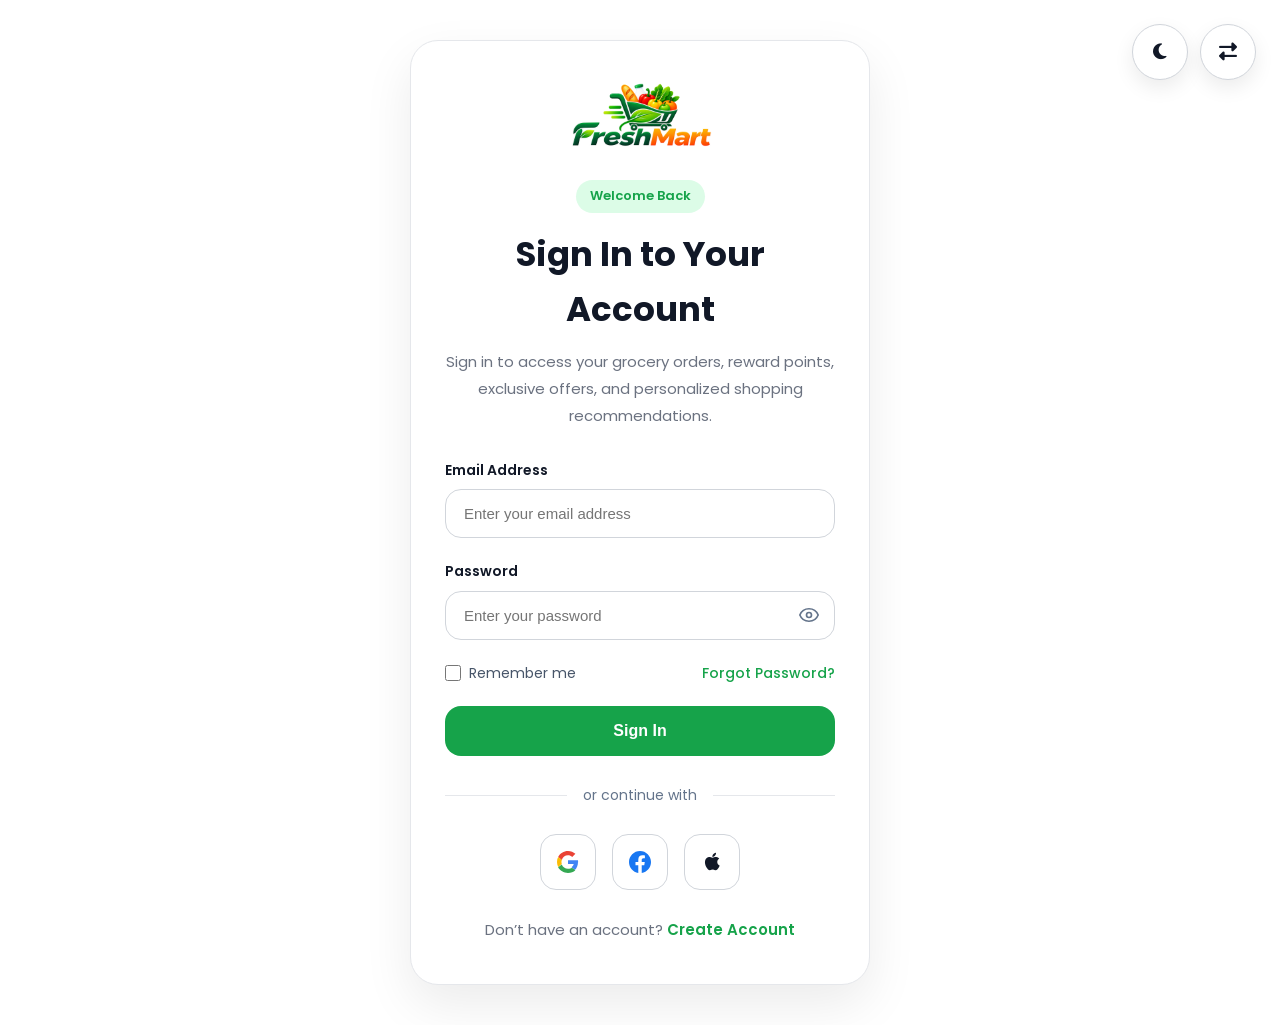
<file: login.html>
<!DOCTYPE html>
<html lang="en">
<head>
    <meta charset="UTF-8">
    <meta name="viewport" content="width=device-width, initial-scale=1.0">

    <title>FreshMart - Login</title>

    <!-- Favicon -->
    <link rel="icon" type="image/png" href="images/logo.png">

    <!-- Google Fonts -->
    <link rel="preconnect" href="https://fonts.googleapis.com">
    <link rel="preconnect" href="https://fonts.gstatic.com" crossorigin>
    <link href="https://fonts.googleapis.com/css2?family=Poppins:wght@400;500;600;700&display=swap" rel="stylesheet">
    <link rel="stylesheet" href="https://cdnjs.cloudflare.com/ajax/libs/font-awesome/6.5.2/css/all.min.css">
    <!-- Main CSS -->
    <link rel="stylesheet" href="css/style.css">
    <link rel="stylesheet" href="css/responsive.css">
</head>

<body>

<!-- Dark Mode & RTL Controls -->
    <div class="auth-controls">
        <button class="theme-toggle" id="theme-toggle">
            <i class="fa-solid fa-moon"></i>
        </button>

        <button class="rtl-toggle" id="rtl-toggle">
            <i class="fa-solid fa-right-left"></i>
        </button>
    </div>
<!-- ========================================
     FRESHMART LOGIN
======================================== -->
<section class="loginform-section">

    <div class="loginform-card">

        <!-- Logo -->
        <div class="loginform-logo">

            <a href="index.html" class="logo-link">

                <img src="images/logo.png" alt="FreshMart Logo">

                
            </a>

        </div>

        <!-- Header -->
        <div class="loginform-header">

            <span class="loginform-tag">Welcome Back</span>

            <h1>Sign In to Your Account</h1>

            <p>
                Sign in to access your grocery orders, reward points,
                exclusive offers, and personalized shopping recommendations.
            </p>

        </div>

        <!-- Login Form -->
        <form class="loginform-form">

            <!-- Email -->
            <div class="loginform-group">

                <label for="email">Email Address</label>

                <input
                    type="email"
                    id="email"
                    placeholder="Enter your email address"
                    required
                >

            </div>

            <!-- Password -->
            <div class="loginform-group">

                <label for="password">Password</label>

                <div class="loginform-password">

                    <input
                        type="password"
                        id="password"
                        placeholder="Enter your password"
                        required
                    >

                    <button
                        type="button"
                        class="loginform-eye"
                        aria-label="Show password"
                    >

                        <svg width="20" height="20" viewBox="0 0 24 24" fill="none">

                            <path d="M1 12C2.8 7.5 6.9 4.5 12 4.5C17.1 4.5 21.2 7.5 23 12C21.2 16.5 17.1 19.5 12 19.5C6.9 19.5 2.8 16.5 1 12Z"
                                  stroke="currentColor"
                                  stroke-width="2"/>

                            <circle cx="12" cy="12" r="3"
                                    stroke="currentColor"
                                    stroke-width="2"/>

                        </svg>

                    </button>

                </div>

            </div>

            <!-- Options -->
            <div class="loginform-options">

                <label class="loginform-remember">

                    <input type="checkbox">

                    <span>Remember me</span>

                </label>

                <a href="forgot-password.html" class="loginform-forgot">
                    Forgot Password?
                </a>

            </div>

            <!-- Sign In Button -->
            <button type="submit" class="loginform-btn">
                Sign In
            </button>

        </form>

        <!-- Divider -->
        <div class="loginform-divider">

            <span>or continue with</span>

        </div>

        <!-- Social Login -->
        <div class="loginform-social">

            <!-- Google -->
            <a href="#" class="loginform-social-btn google" aria-label="Google">

                <svg width="22" height="22" viewBox="0 0 48 48">

                    <path fill="#EA4335" d="M24 9.5c3.54 0 6.73 1.22 9.24 3.6l6.9-6.9C35.9 2.4 30.3 0 24 0 14.6 0 6.4 5.4 2.5 13.3l8 6.2C12.3 13.4 17.7 9.5 24 9.5z"/>

                    <path fill="#4285F4" d="M46.1 24.5c0-1.6-.14-3.1-.4-4.5H24v8.6h12.4c-.54 2.9-2.2 5.3-4.7 7l7.3 5.7c4.3-4 6.8-9.8 6.8-16.8z"/>

                    <path fill="#FBBC05" d="M10.5 28.5c-.5-1.5-.8-3-.8-4.5s.3-3 .8-4.5l-8-6.2C.9 16.5 0 20.1 0 24s.9 7.5 2.5 10.7l8-6.2z"/>

                    <path fill="#34A853" d="M24 48c6.5 0 12-2.1 16-5.8l-7.3-5.7c-2 1.4-4.7 2.3-8.7 2.3-6.3 0-11.7-3.9-13.6-9.3l-8 6.2C6.4 42.6 14.6 48 24 48z"/>

                </svg>

            </a>

            <!-- Facebook -->
            <a href="#" class="loginform-social-btn facebook" aria-label="Facebook">

                <svg width="22" height="22" viewBox="0 0 24 24" fill="#1877F2">

                    <path d="M24 12.07C24 5.4 18.63 0 12 0S0 5.4 0 12.07C0 18.1 4.39 23.09 10.13 24v-8.44H7.08v-3.49h3.05V9.41c0-3.03 1.79-4.7 4.53-4.7 1.31 0 2.68.24 2.68.24v2.97h-1.51c-1.49 0-1.95.93-1.95 1.88v2.26h3.32l-.53 3.49h-2.79V24C19.61 23.09 24 18.1 24 12.07z"/>

                </svg>

            </a>

            <!-- Apple -->
            <a href="#" class="loginform-social-btn apple" aria-label="Apple">
                <i class="fa-brands fa-apple"></i>

            </a>

        </div>

        <!-- Footer -->
        <div class="loginform-footer">

            <p>
                Don’t have an account?
                <a href="register.html">Create Account</a>
            </p>

        </div>

    </div>

</section>

<script src="js/script.js"></script>

</body>
</html>
</file>
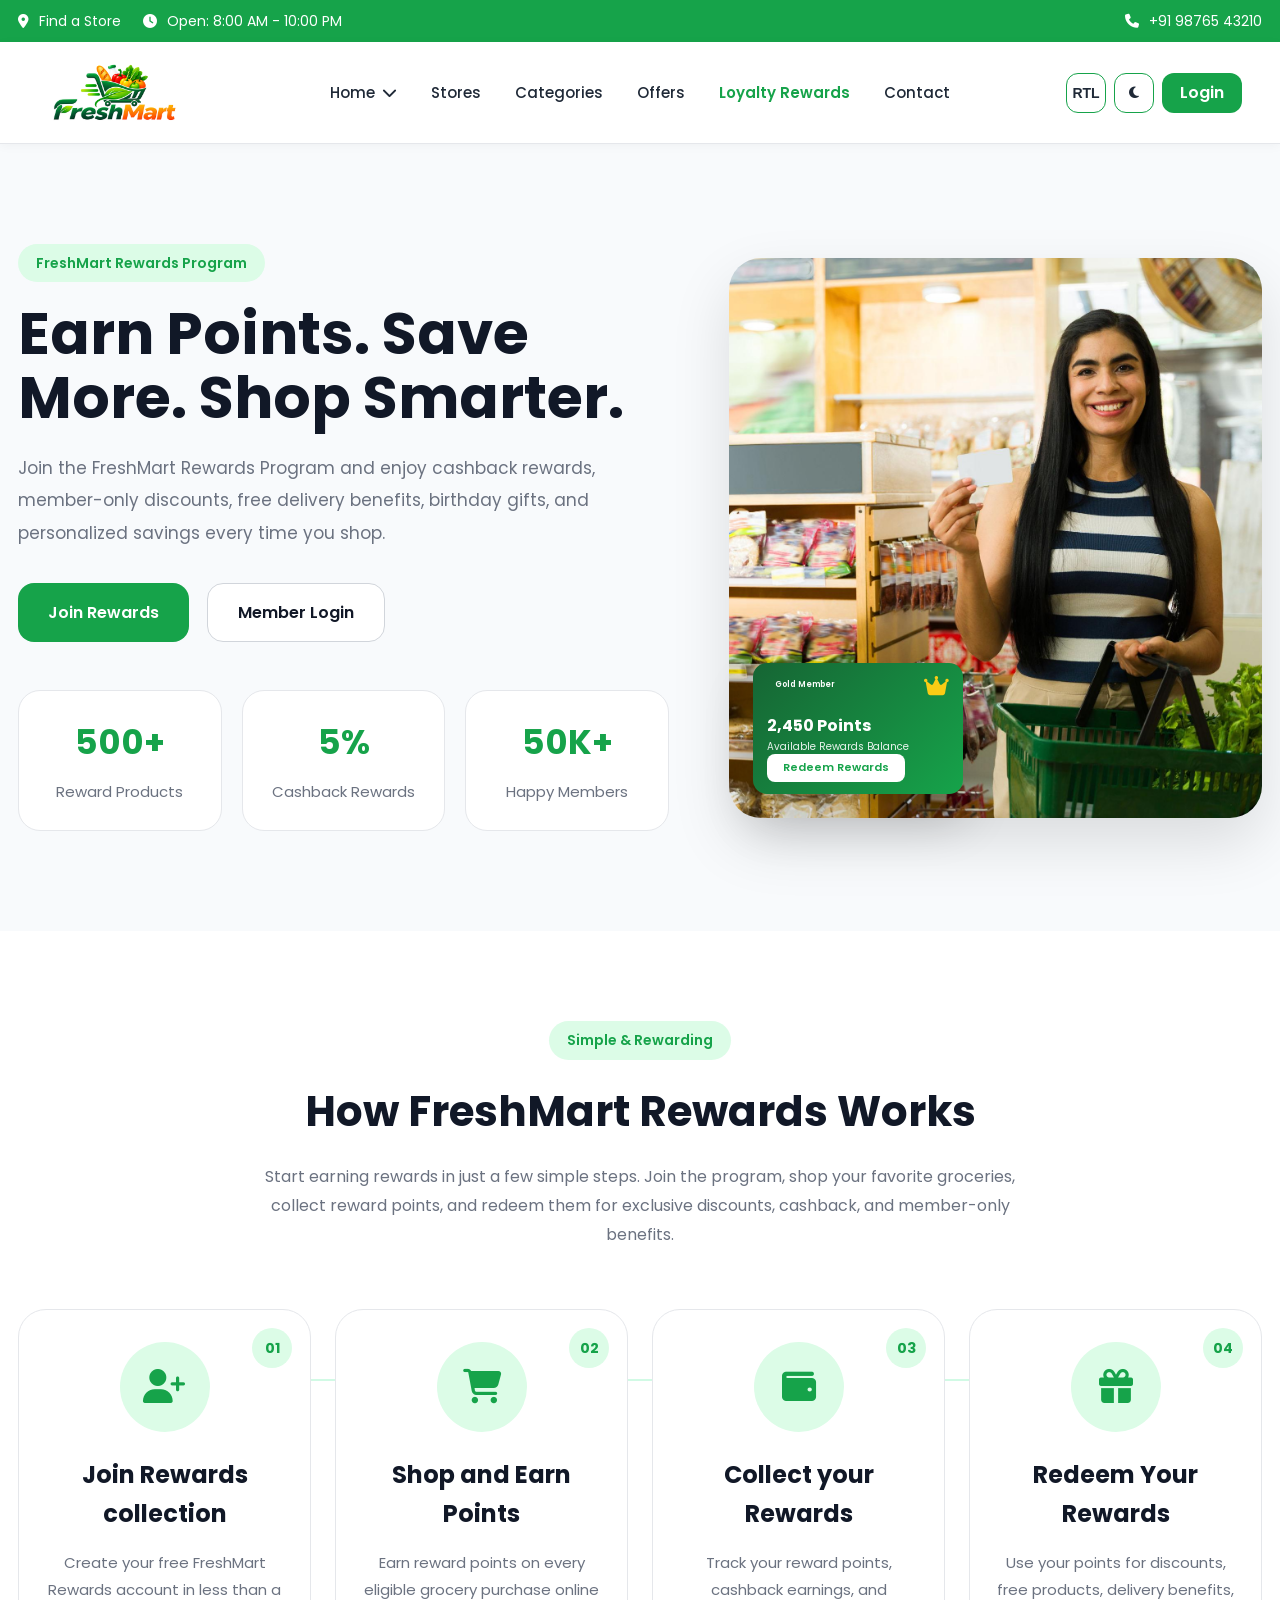
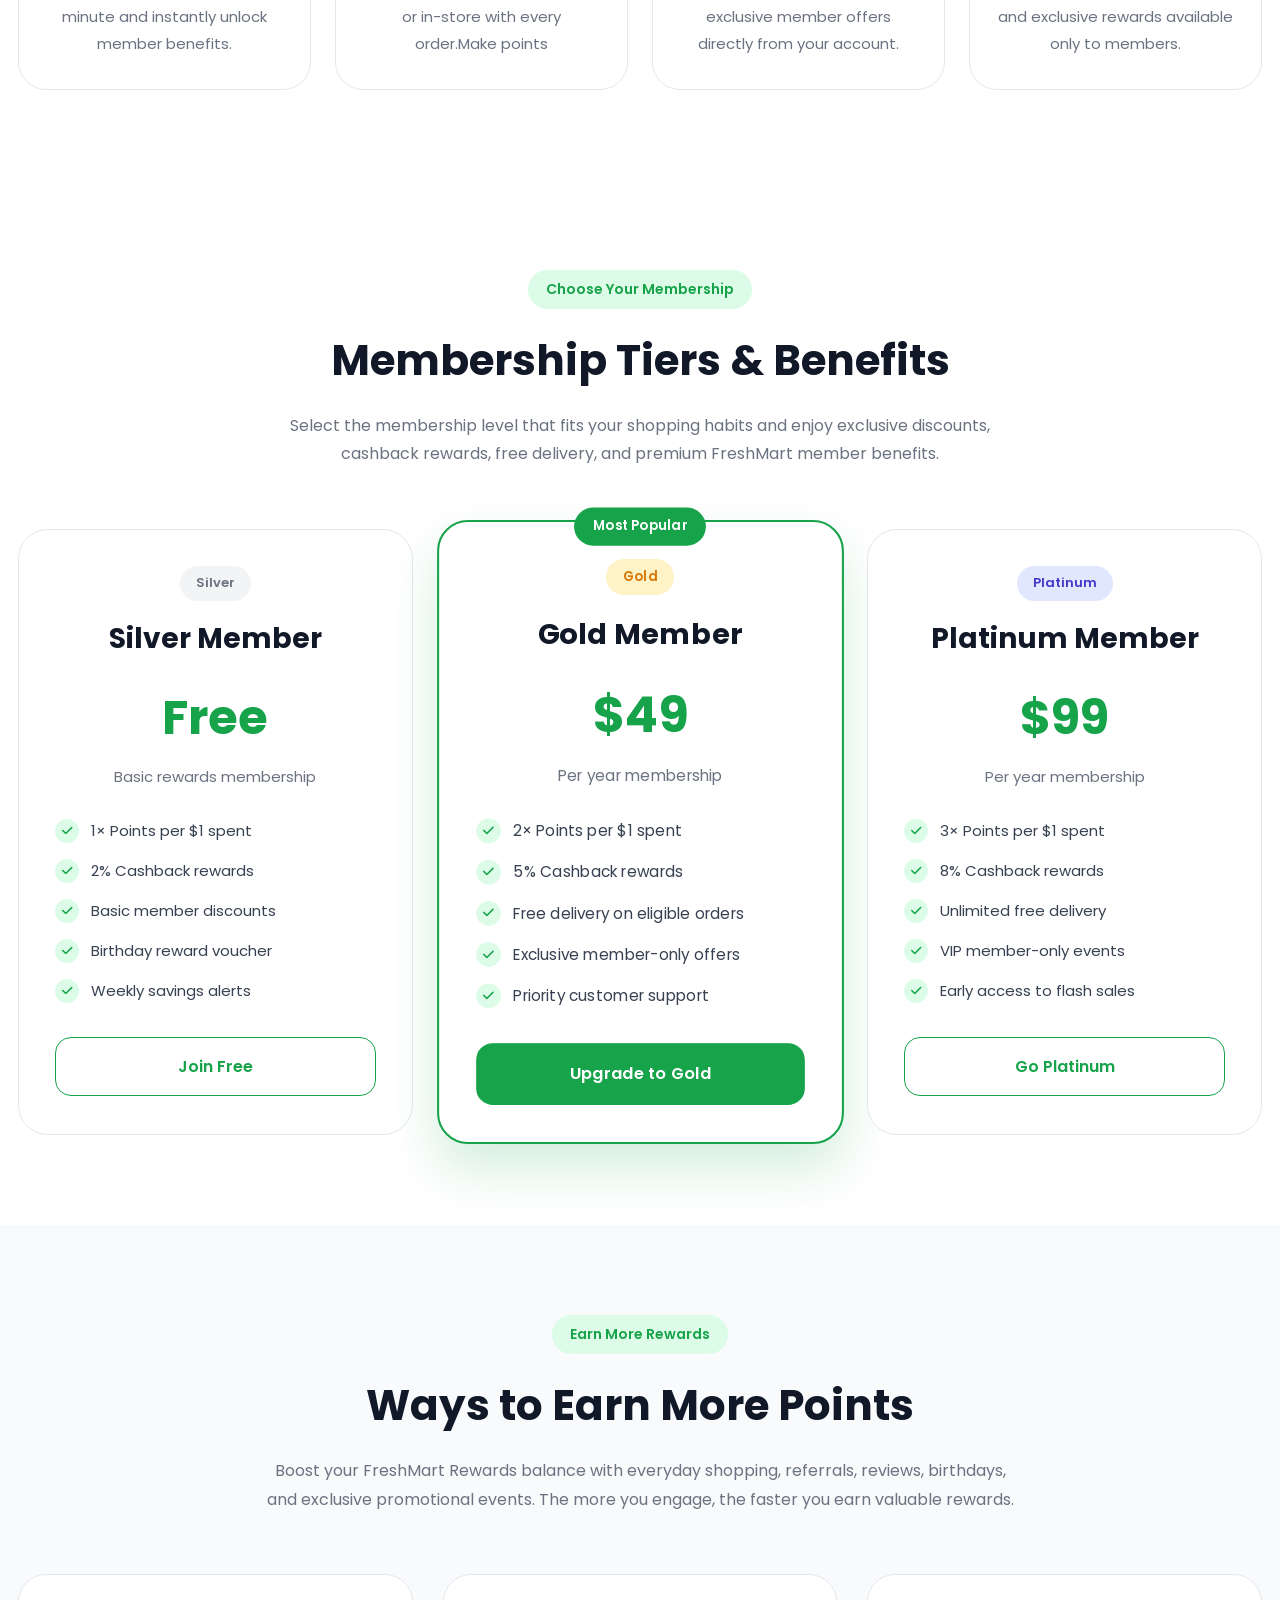
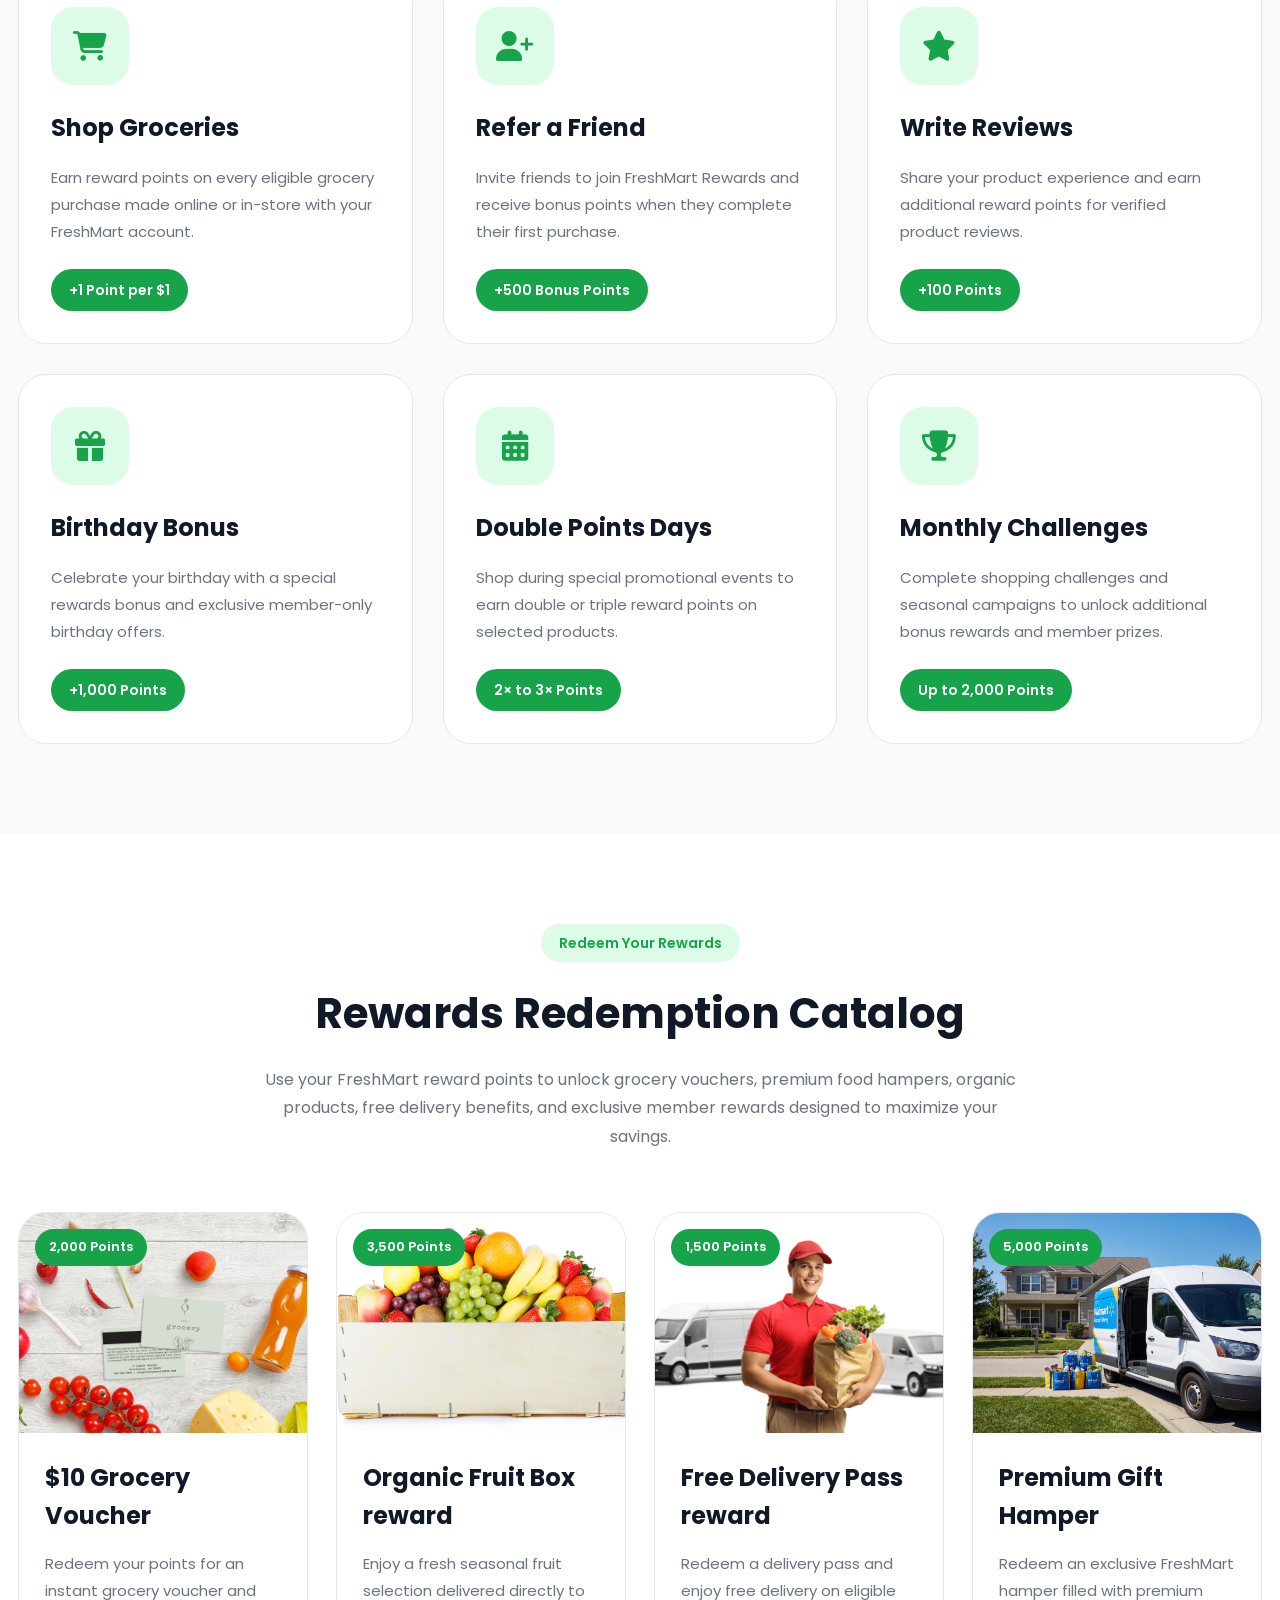
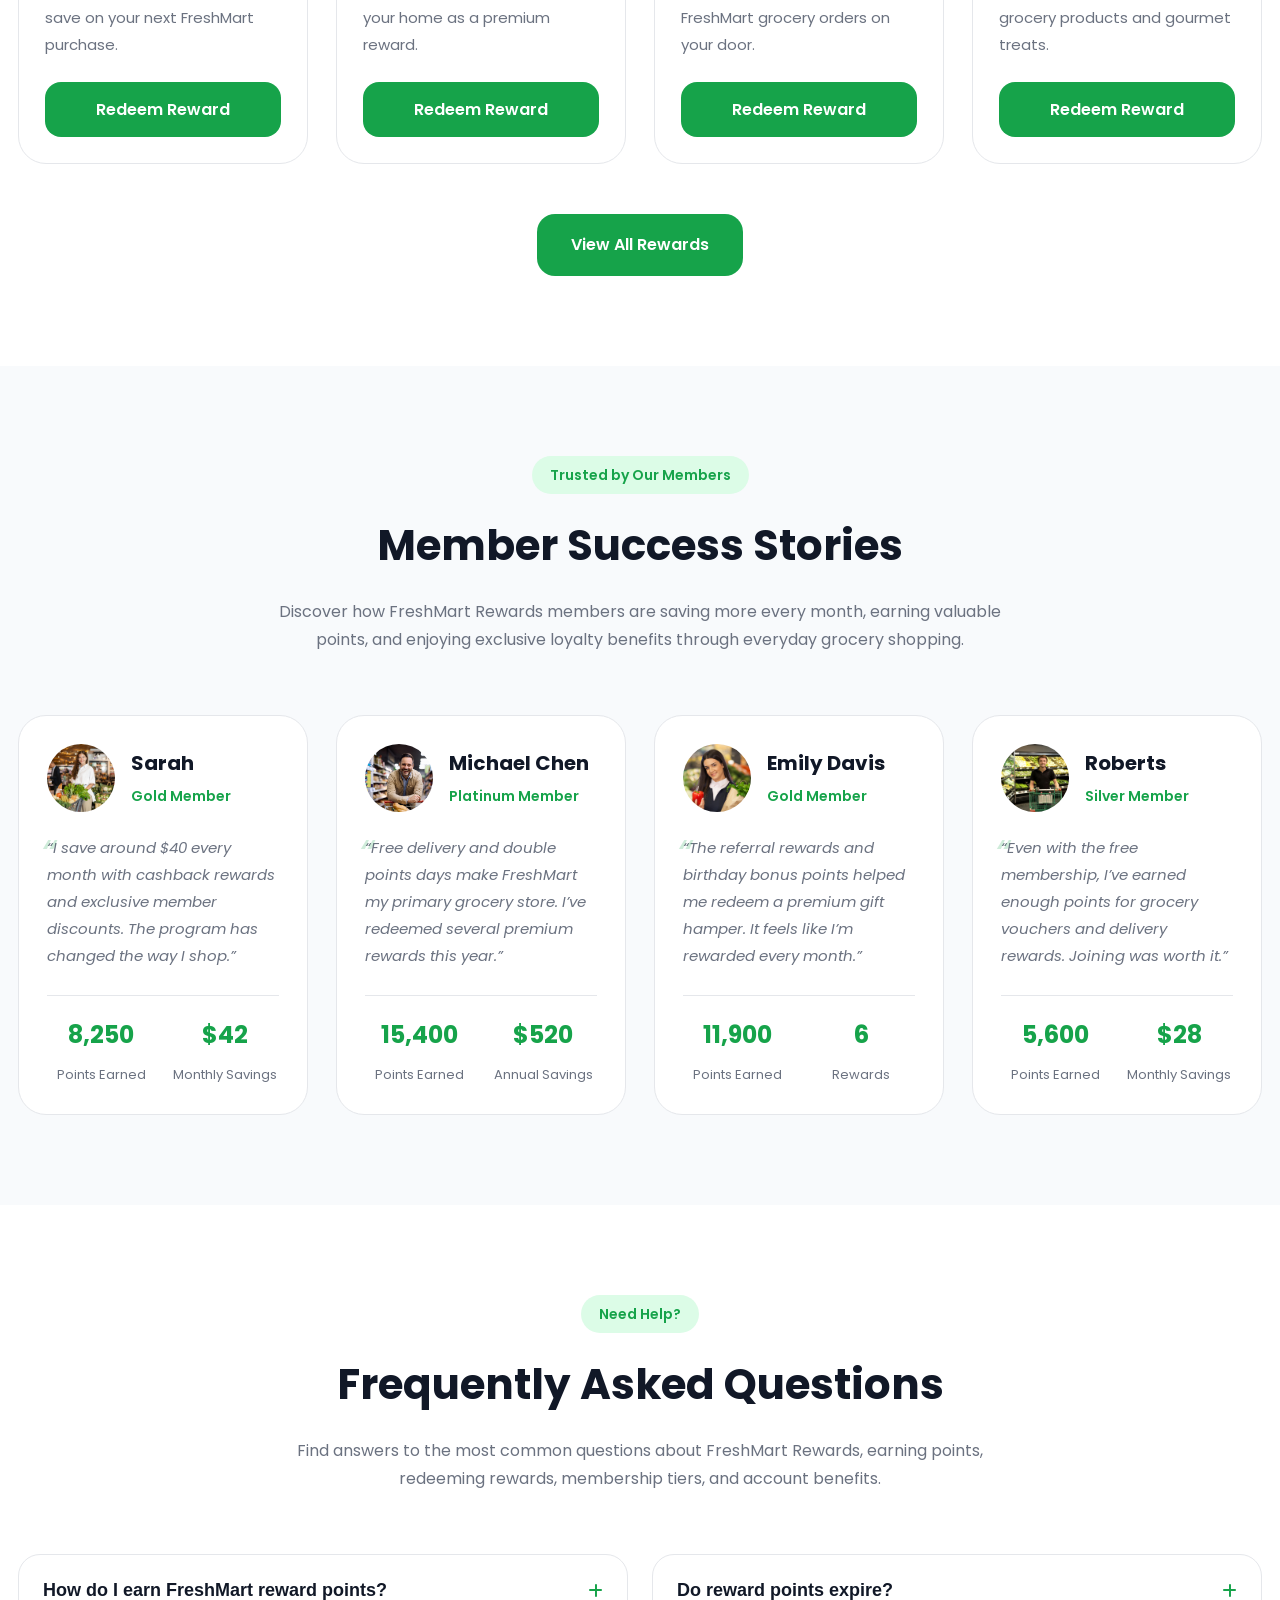
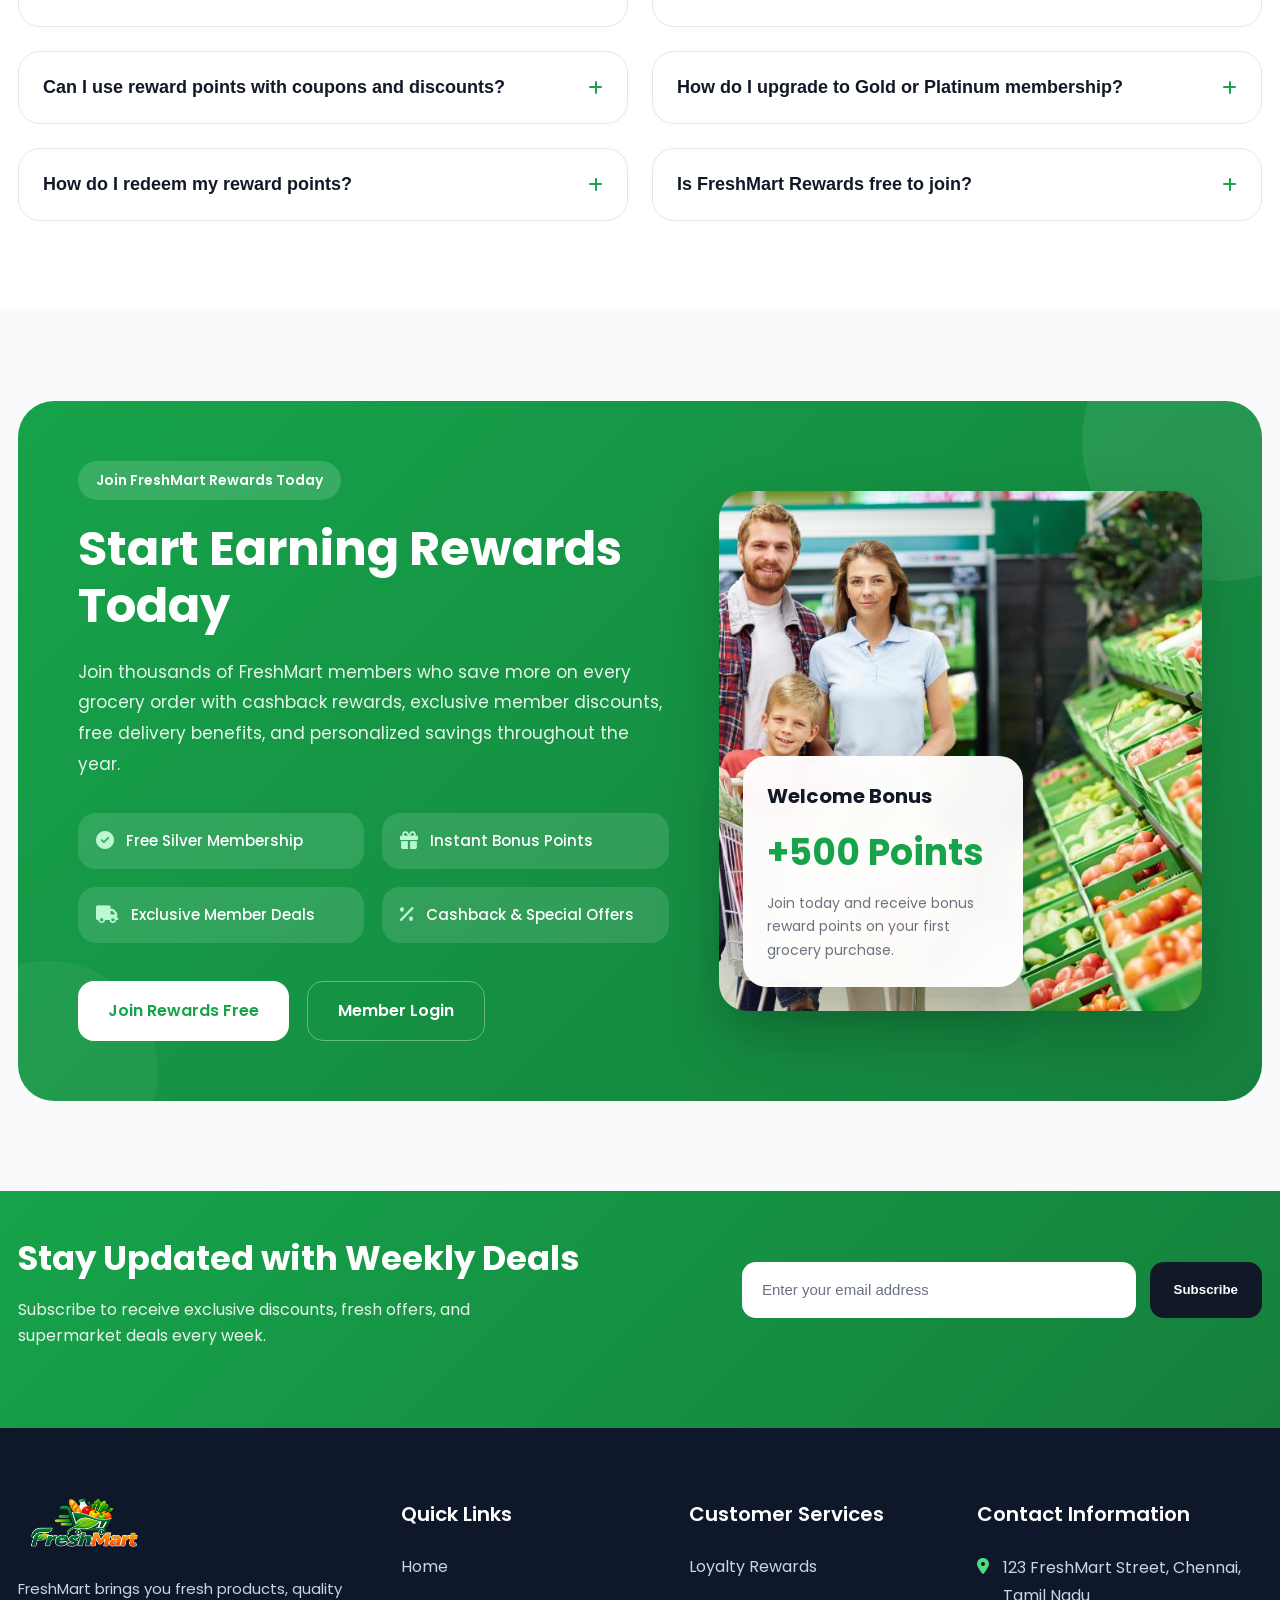
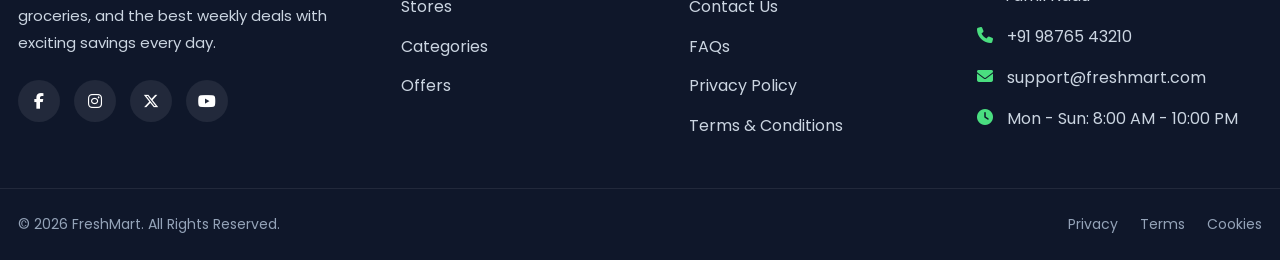
<file: loyalty.html>
<!DOCTYPE html>

<html lang="en">

<head>
  <meta charset="UTF-8">
  <meta name="viewport" content="width=device-width, initial-scale=1.0">
  <title>FreshMart - Supermarket Weekly Deals & Offers</title>

  <!-- Favicon -->

  <link rel="icon" type="image/png" href="images/logo.png">

  <!-- Google Fonts -->

  <link rel="preconnect" href="https://fonts.googleapis.com">
  <link rel="preconnect" href="https://fonts.gstatic.com" crossorigin>
  <link href="https://fonts.googleapis.com/css2?family=Poppins:wght@300;400;500;600;700;800&display=swap" rel="stylesheet">

  <!-- Font Awesome -->

  <link rel="stylesheet" href="https://cdnjs.cloudflare.com/ajax/libs/font-awesome/6.7.2/css/all.min.css">

  <!-- CSS -->

  <link rel="stylesheet" href="css/style.css">
  <link rel="stylesheet" href="css/responsive.css">
</head>

<body>

  <!-- ================= TOP BAR ================= -->

  <div class="topbar">
    <div class="container">
      <div class="topbar-content">


    <div class="topbar-left">
      <span><i class="fa-solid fa-location-dot"></i> Find a Store</span>
      <span><i class="fa-solid fa-clock"></i> Open: 8:00 AM - 10:00 PM</span>
    </div>

    <div class="topbar-right">
      <span><i class="fa-solid fa-phone"></i> +91 98765 43210</span>
    </div>

  </div>
</div>


  </div>

  <!-- ================= HEADER ================= -->

  <header class="header">
    <div class="container">


  <nav class="navbar">

    <!-- Logo -->
    <a href="index.html" class="logo">
      <img src="images/logo.png" alt="FreshMart Logo">

    </a>

    <!-- Navigation -->
    <ul class="nav-menu" id="nav-menu">

      <!-- Home Dropdown -->
      <li class="dropdown">
        <a href="#">
          Home
          <i class="fa-solid fa-chevron-down"></i>
        </a>

        <ul class="dropdown-menu">
          <li><a href="index.html">Home 1</a></li>
          <li><a href="home2.html">Home 2</a></li>
        </ul>
      </li>

      <li><a href="stores.html">Stores</a></li>
      <li><a href="categories.html">Categories</a></li>
      <li><a href="offers.html">Offers</a></li>
      <li><a href="loyalty.html"class="active">Loyalty Rewards</a></li>
      <li><a href="contact.html">Contact</a></li>

      <!-- Mobile Actions -->
      <li class="mobile-actions">
        <div class="mobile-action-buttons">

          <button id="rtl-toggle-mobile" class="icon-btn">
            RTL
          </button>

          <button id="theme-toggle-mobile" class="icon-btn">
            <i class="fa-solid fa-moon"></i>
          </button>

          <a href="login.html" class="btn btn-login">
            Login
          </a>

        </div>
      </li>

    </ul>

    <!-- Desktop Actions -->
    <div class="header-actions">

      <button id="rtl-toggle" class="icon-btn">
        RTL
      </button>

      <button id="theme-toggle" class="icon-btn">
        <i class="fa-solid fa-moon"></i>
      </button>

      <a href="login.html" class="btn btn-login">
        Login
      </a>

    </div>

    <!-- Hamburger -->
    <button class="menu-toggle" id="menu-toggle" aria-label="Open Menu">
      <span></span>
      <span></span>
      <span></span>
    </button>

  </nav>

</div>

</header>

<!-- ========================================
     LOYALTY REWARDS HERO
======================================== -->
<section class="loyalhero-section">
  <div class="container">

    <div class="loyalhero-layout">

      <div class="loyalhero-content">

        

        <span class="loyalhero-tag">FreshMart Rewards Program</span>

        <h1>Earn Points. Save More. Shop Smarter.</h1>

        <p>
          Join the FreshMart Rewards Program and enjoy cashback rewards,
          member-only discounts, free delivery benefits, birthday gifts,
          and personalized savings every time you shop.
        </p>

        <div class="loyalhero-buttons">
          <a href="register.html" class="loyalhero-primary-btn">
            Join Rewards
          </a>

          <a href="login.html" class="loyalhero-secondary-btn">
            Member Login
          </a>
        </div>

        <div class="loyalhero-stats">

          <div class="loyalhero-stat-box">
            <h3>500+</h3>
            <p>Reward Products</p>
          </div>

          <div class="loyalhero-stat-box">
            <h3>5%</h3>
            <p>Cashback Rewards</p>
          </div>

          <div class="loyalhero-stat-box">
            <h3>50K+</h3>
            <p>Happy Members</p>
          </div>

        </div>

      </div>

      <div class="loyalhero-visual">

        <img src="images/rewards-hero.jpg" alt="FreshMart Loyalty Rewards">

        <div class="loyalhero-card">

          <div class="loyalhero-card-top">
            <span>Gold Member</span>
            <i class="fas fa-crown"></i>
          </div>

          <h3>2,450 Points</h3>

          <p>Available Rewards Balance</p>

          <a href="rewards.html">Redeem Rewards</a>

        </div>

      </div>

    </div>

  </div>
</section>
<!-- ========================================
     HOW THE REWARDS PROGRAM WORKS
======================================== -->
<section class="rewardsteps-section">
  <div class="container">

    <div class="rewardsteps-header">
      <span class="rewardsteps-tag">Simple & Rewarding</span>
      <h2>How FreshMart Rewards Works</h2>
      <p>
        Start earning rewards in just a few simple steps. Join the program,
        shop your favorite groceries, collect reward points, and redeem them
        for exclusive discounts, cashback, and member-only benefits.
      </p>
    </div>

    <div class="rewardsteps-grid">

      <!-- Step 1 -->
      <div class="rewardsteps-card">
        <div class="rewardsteps-number">01</div>

        <div class="rewardsteps-icon">
          <i class="fas fa-user-plus"></i>
        </div>

        <h3>Join Rewards collection</h3>

        <p>
          Create your free FreshMart Rewards account in less than a minute
          and instantly unlock member benefits.
        </p>
      </div>

      <!-- Step 2 -->
      <div class="rewardsteps-card">
        <div class="rewardsteps-number">02</div>

        <div class="rewardsteps-icon">
          <i class="fas fa-shopping-cart"></i>
        </div>

        <h3>Shop and Earn Points</h3>

        <p>
          Earn reward points on every eligible grocery purchase online
          or in-store with every order.Make points
        </p>
      </div>

      <!-- Step 3 -->
      <div class="rewardsteps-card">
        <div class="rewardsteps-number">03</div>

        <div class="rewardsteps-icon">
          <i class="fas fa-wallet"></i>
        </div>

        <h3>Collect your Rewards</h3>

        <p>
          Track your reward points, cashback earnings, and exclusive
          member offers directly from your account.
        </p>
      </div>

      <!-- Step 4 -->
      <div class="rewardsteps-card">
        <div class="rewardsteps-number">04</div>

        <div class="rewardsteps-icon">
          <i class="fas fa-gift"></i>
        </div>

        <h3>Redeem Your Rewards</h3>

        <p>
          Use your points for discounts, free products, delivery benefits,
          and exclusive rewards available only to members.
        </p>
      </div>

    </div>

  </div>
</section>
<!-- ========================================
     MEMBERSHIP TIERS & BENEFITS
======================================== -->
<section class="tiercompare-section">
  <div class="container">

    <div class="tiercompare-header">
      <span class="tiercompare-tag">Choose Your Membership</span>
      <h2>Membership Tiers & Benefits</h2>
      <p>
        Select the membership level that fits your shopping habits and enjoy
        exclusive discounts, cashback rewards, free delivery, and premium
        FreshMart member benefits.
      </p>
    </div>

    <div class="tiercompare-grid">

      <!-- Silver Plan -->
      <div class="tiercompare-card">

        <div class="tiercompare-plan">
          <span class="tiercompare-badge silver">Silver</span>
          <h3>Silver Member</h3>
          <div class="tiercompare-price">
            <h4>Free</h4>
            <p>Basic rewards membership</p>
          </div>
        </div>

        <ul class="tiercompare-features">
          <li><i class="fas fa-check"></i> 1× Points per $1 spent</li>
          <li><i class="fas fa-check"></i> 2% Cashback rewards</li>
          <li><i class="fas fa-check"></i> Basic member discounts</li>
          <li><i class="fas fa-check"></i> Birthday reward voucher</li>
          <li><i class="fas fa-check"></i> Weekly savings alerts</li>
        </ul>

        <a href="register.html" class="tiercompare-btn">
          Join Free
        </a>

      </div>

      <!-- Gold Plan -->
      <div class="tiercompare-card featured">

        <div class="tiercompare-popular">Most Popular</div>

        <div class="tiercompare-plan">
          <span class="tiercompare-badge gold">Gold</span>
          <h3>Gold Member</h3>
          <div class="tiercompare-price">
            <h4>$49</h4>
            <p>Per year membership</p>
          </div>
        </div>

        <ul class="tiercompare-features">
          <li><i class="fas fa-check"></i> 2× Points per $1 spent</li>
          <li><i class="fas fa-check"></i> 5% Cashback rewards</li>
          <li><i class="fas fa-check"></i> Free delivery on eligible orders</li>
          <li><i class="fas fa-check"></i> Exclusive member-only offers</li>
          <li><i class="fas fa-check"></i> Priority customer support</li>
        </ul>

        <a href="register.html" class="tiercompare-btn primary">
          Upgrade to Gold
        </a>

      </div>

      <!-- Platinum Plan -->
      <div class="tiercompare-card">

        <div class="tiercompare-plan">
          <span class="tiercompare-badge platinum">Platinum</span>
          <h3>Platinum Member</h3>
          <div class="tiercompare-price">
            <h4>$99</h4>
            <p>Per year membership</p>
          </div>
        </div>

        <ul class="tiercompare-features">
          <li><i class="fas fa-check"></i> 3× Points per $1 spent</li>
          <li><i class="fas fa-check"></i> 8% Cashback rewards</li>
          <li><i class="fas fa-check"></i> Unlimited free delivery</li>
          <li><i class="fas fa-check"></i> VIP member-only events</li>
          <li><i class="fas fa-check"></i> Early access to flash sales</li>
        </ul>

        <a href="register.html" class="tiercompare-btn">
          Go Platinum
        </a>

      </div>

    </div>

  </div>
</section>

<!-- ========================================
     WAYS TO EARN MORE POINTS
======================================== -->
<section class="pointsearn-section">
  <div class="container">

    <div class="pointsearn-header">
      <span class="pointsearn-tag">Earn More Rewards</span>
      <h2>Ways to Earn More Points</h2>
      <p>
        Boost your FreshMart Rewards balance with everyday shopping,
        referrals, reviews, birthdays, and exclusive promotional events.
        The more you engage, the faster you earn valuable rewards.
      </p>
    </div>

    <div class="pointsearn-grid">

      <!-- Shopping -->
      <div class="pointsearn-card">
        <div class="pointsearn-icon">
          <i class="fas fa-shopping-cart"></i>
        </div>

        <h3>Shop Groceries</h3>

        <p>
          Earn reward points on every eligible grocery purchase made
          online or in-store with your FreshMart account.
        </p>

        <div class="pointsearn-bonus">+1 Point per $1</div>
      </div>

      <!-- Referral -->
      <div class="pointsearn-card">
        <div class="pointsearn-icon">
          <i class="fas fa-user-plus"></i>
        </div>

        <h3>Refer a Friend</h3>

        <p>
          Invite friends to join FreshMart Rewards and receive bonus
          points when they complete their first purchase.
        </p>

        <div class="pointsearn-bonus">+500 Bonus Points</div>
      </div>

      <!-- Reviews -->
      <div class="pointsearn-card">
        <div class="pointsearn-icon">
          <i class="fas fa-star"></i>
        </div>

        <h3>Write Reviews</h3>

        <p>
          Share your product experience and earn additional reward
          points for verified product reviews.
        </p>

        <div class="pointsearn-bonus">+100 Points</div>
      </div>

      <!-- Birthday -->
      <div class="pointsearn-card">
        <div class="pointsearn-icon">
          <i class="fas fa-gift"></i>
        </div>

        <h3>Birthday Bonus</h3>

        <p>
          Celebrate your birthday with a special rewards bonus and
          exclusive member-only birthday offers.
        </p>

        <div class="pointsearn-bonus">+1,000 Points</div>
      </div>

      <!-- Double Points -->
      <div class="pointsearn-card">
        <div class="pointsearn-icon">
          <i class="fas fa-calendar-alt"></i>
        </div>

        <h3>Double Points Days</h3>

        <p>
          Shop during special promotional events to earn double or
          triple reward points on selected products.
        </p>

        <div class="pointsearn-bonus">2× to 3× Points</div>
      </div>

      <!-- Challenges -->
      <div class="pointsearn-card">
        <div class="pointsearn-icon">
          <i class="fas fa-trophy"></i>
        </div>

        <h3>Monthly Challenges</h3>

        <p>
          Complete shopping challenges and seasonal campaigns to unlock
          additional bonus rewards and member prizes.
        </p>

        <div class="pointsearn-bonus">Up to 2,000 Points</div>
      </div>

    </div>

  </div>
</section>

<!-- ========================================
     REWARDS REDEMPTION CATALOG
======================================== -->
<section class="rewardcatalog-section">
  <div class="container">

    <div class="rewardcatalog-header">
      <span class="rewardcatalog-tag">Redeem Your Rewards</span>
      <h2>Rewards Redemption Catalog</h2>
      <p>
        Use your FreshMart reward points to unlock grocery vouchers,
        premium food hampers, organic products, free delivery benefits,
        and exclusive member rewards designed to maximize your savings.
      </p>
    </div>

    <div class="rewardcatalog-grid">

      <!-- Grocery Voucher -->
      <div class="rewardcatalog-card">

        <div class="rewardcatalog-image">
          <img src="images/reward-vocher.jpg" alt="Grocery Voucher">
          <span class="rewardcatalog-points">2,000 Points</span>
        </div>

        <div class="rewardcatalog-content">
          <h3>$10 Grocery Voucher</h3>
          <p>
            Redeem your points for an instant grocery voucher and save
            on your next FreshMart purchase.
          </p>

          <a href="rewards.html" class="rewardcatalog-btn">
            Redeem Reward
          </a>
        </div>

      </div>

      <!-- Organic Fruit Box -->
      <div class="rewardcatalog-card">

        <div class="rewardcatalog-image">
          <img src="images/reward-fruit-box.jpg" alt="Organic Fruit Box">
          <span class="rewardcatalog-points">3,500 Points</span>
        </div>

        <div class="rewardcatalog-content">
          <h3>Organic Fruit Box reward</h3>
          <p>
            Enjoy a fresh seasonal fruit selection delivered directly
            to your home as a premium reward.
          </p>

          <a href="rewards.html" class="rewardcatalog-btn">
            Redeem Reward
          </a>
        </div>

      </div>

      <!-- Free Delivery Pass -->
      <div class="rewardcatalog-card">

        <div class="rewardcatalog-image">
          <img src="images/reward-delivery-pass.jpg" alt="Free Delivery Pass">
          <span class="rewardcatalog-points">1,500 Points</span>
        </div>

        <div class="rewardcatalog-content">
          <h3>Free Delivery Pass reward</h3>
          <p>
            Redeem a delivery pass and enjoy free delivery on eligible
            FreshMart grocery orders on your door.
          </p>

          <a href="rewards.html" class="rewardcatalog-btn">
            Redeem Reward
          </a>
        </div>

      </div>

      <!-- Premium Gift Hamper -->
      <div class="rewardcatalog-card">

        <div class="rewardcatalog-image">
          <img src="images/reward-gift-hamper.jpg" alt="Premium Gift Hamper">
          <span class="rewardcatalog-points">5,000 Points</span>
        </div>

        <div class="rewardcatalog-content">
          <h3>Premium Gift Hamper</h3>
          <p>
            Redeem an exclusive FreshMart hamper filled with premium
            grocery products and gourmet treats.
          </p>

          <a href="rewards.html" class="rewardcatalog-btn">
            Redeem Reward
          </a>
        </div>

      </div>

    </div>

    <div class="rewardcatalog-footer">
      <a href="rewards.html" class="rewardcatalog-main-btn">
        View All Rewards
      </a>
    </div>

  </div>
</section>
<!-- ========================================
     MEMBER SUCCESS STORIES & TESTIMONIALS
======================================== -->
<section class="memberstory-section">
  <div class="container">

    <div class="memberstory-header">
      <span class="memberstory-tag">Trusted by Our Members</span>
      <h2>Member Success Stories</h2>
      <p>
        Discover how FreshMart Rewards members are saving more every month,
        earning valuable points, and enjoying exclusive loyalty benefits
        through everyday grocery shopping.
      </p>
    </div>

    <div class="memberstory-grid">

      <!-- Testimonial 1 -->
      <div class="memberstory-card">

        <div class="memberstory-profile">
          <img src="images/member-sarah.jpg" alt="Sarah Johnson">
          <div>
            <h4>Sarah</h4>
            <span>Gold Member</span>
          </div>
        </div>

        <p class="memberstory-quote">
          “I save around $40 every month with cashback rewards and exclusive
          member discounts. The program has  changed the way
          I shop.”
        </p>

        <div class="memberstory-stats">
          <div>
            <strong>8,250</strong>
            <span>Points Earned</span>
          </div>
          <div>
            <strong>$42</strong>
            <span>Monthly Savings</span>
          </div>
        </div>

      </div>

      <!-- Testimonial 2 -->
      <div class="memberstory-card">

        <div class="memberstory-profile">
          <img src="images/member-michael.jpg" alt="Michael Chen">
          <div>
            <h4>Michael Chen</h4>
            <span>Platinum Member</span>
          </div>
        </div>

        <p class="memberstory-quote">
          “Free delivery and double points days make FreshMart my primary
          grocery store. I’ve redeemed several premium rewards this year.”
        </p>

        <div class="memberstory-stats">
          <div>
            <strong>15,400</strong>
            <span>Points Earned</span>
          </div>
          <div>
            <strong>$520</strong>
            <span>Annual Savings</span>
          </div>
        </div>

      </div>

      <!-- Testimonial 3 -->
      <div class="memberstory-card">

        <div class="memberstory-profile">
          <img src="images/member-emily.jpg" alt="Emily Davis">
          <div>
            <h4>Emily Davis</h4>
            <span>Gold Member</span>
          </div>
        </div>

        <p class="memberstory-quote">
          “The referral rewards and birthday bonus points helped me redeem
          a premium gift hamper. It feels like I’m rewarded every month.”
        </p>

        <div class="memberstory-stats">
          <div>
            <strong>11,900</strong>
            <span>Points Earned</span>
          </div>
          <div>
            <strong>6</strong>
            <span>Rewards</span>
          </div>
        </div>

      </div>

      <!-- Testimonial 4 -->
      <div class="memberstory-card">

        <div class="memberstory-profile">
          <img src="images/member-daniel.jpg" alt="Daniel Roberts">
          <div>
            <h4>Roberts</h4>
            <span>Silver Member</span>
          </div>
        </div>

        <p class="memberstory-quote">
          “Even with the free membership, I’ve earned enough points for
          grocery vouchers and delivery rewards. Joining was worth it.”
        </p>

        <div class="memberstory-stats">
          <div>
            <strong>5,600</strong>
            <span>Points Earned</span>
          </div>
          <div>
            <strong>$28</strong>
            <span>Monthly Savings</span>
          </div>
        </div>

      </div>

    </div>

  </div>
</section>
<!-- ========================================
     REWARDS FAQ
======================================== -->
<section class="rewardfaq-section">
  <div class="container">

    <div class="rewardfaq-header">
      <span class="rewardfaq-tag">Need Help?</span>
      <h2>Frequently Asked Questions</h2>
      <p>
        Find answers to the most common questions about FreshMart Rewards,
        earning points, redeeming rewards, membership tiers, and account
        benefits.
      </p>
    </div>

    <div class="rewardfaq-grid">

      <!-- FAQ 1 -->
      <div class="rewardfaq-item">
        <button class="rewardfaq-question">
          <span>How do I earn FreshMart reward points?</span>
          <i class="fas fa-plus"></i>
        </button>

        <div class="rewardfaq-answer">
          <p>
            Earn points on eligible grocery purchases, referrals, product
            reviews, birthday bonuses, and special promotional events.
          </p>
        </div>
      </div>

      <!-- FAQ 2 -->
      <div class="rewardfaq-item">
        <button class="rewardfaq-question">
          <span>Do reward points expire?</span>
          <i class="fas fa-plus"></i>
        </button>

        <div class="rewardfaq-answer">
          <p>
            Reward points remain active as long as your account stays active
            and meets the FreshMart Rewards program activity requirements.
          </p>
        </div>
      </div>

      <!-- FAQ 3 -->
      <div class="rewardfaq-item">
        <button class="rewardfaq-question">
          <span>Can I use reward points with coupons and discounts?</span>
          <i class="fas fa-plus"></i>
        </button>

        <div class="rewardfaq-answer">
          <p>
            Yes, members can combine reward redemptions with eligible
            promotional offers and member-only discounts whenever applicable.
          </p>
        </div>
      </div>

      <!-- FAQ 4 -->
      <div class="rewardfaq-item">
        <button class="rewardfaq-question">
          <span>How do I upgrade to Gold or Platinum membership?</span>
          <i class="fas fa-plus"></i>
        </button>

        <div class="rewardfaq-answer">
          <p>
            Upgrade directly from your FreshMart account dashboard and enjoy
            higher cashback rates, bonus points, free delivery, and exclusive
            member benefits.
          </p>
        </div>
      </div>

      <!-- FAQ 5 -->
      <div class="rewardfaq-item">
        <button class="rewardfaq-question">
          <span>How do I redeem my reward points?</span>
          <i class="fas fa-plus"></i>
        </button>

        <div class="rewardfaq-answer">
          <p>
            Redeem points through the Rewards Catalog for grocery vouchers,
            premium products, free delivery passes, and exclusive member
            rewards.
          </p>
        </div>
      </div>

      <!-- FAQ 6 -->
      <div class="rewardfaq-item">
        <button class="rewardfaq-question">
          <span>Is FreshMart Rewards free to join?</span>
          <i class="fas fa-plus"></i>
        </button>

        <div class="rewardfaq-answer">
          <p>
            Yes, the Silver membership is completely free, while Gold and
            Platinum memberships provide additional premium benefits and
            higher reward earnings.
          </p>
        </div>
      </div>

    </div>

  </div>
</section>
<!-- ========================================
     FINAL CALL TO ACTION
======================================== -->
<section class="rewardcta-section">
  <div class="container">

    <div class="rewardcta-box">

      <div class="rewardcta-content">

        <span class="rewardcta-tag">Join FreshMart Rewards Today</span>

        <h2>Start Earning Rewards Today</h2>

        <p>
          Join thousands of FreshMart members who save more on every grocery
          order with cashback rewards, exclusive member discounts, free
          delivery benefits, and personalized savings throughout the year.
        </p>

        <div class="rewardcta-features">

          <div class="rewardcta-feature">
            <i class="fas fa-check-circle"></i>
            <span>Free Silver Membership</span>
          </div>

          <div class="rewardcta-feature">
            <i class="fas fa-gift"></i>
            <span>Instant Bonus Points</span>
          </div>

          <div class="rewardcta-feature">
            <i class="fas fa-truck"></i>
            <span>Exclusive Member Deals</span>
          </div>

          <div class="rewardcta-feature">
            <i class="fas fa-percent"></i>
            <span>Cashback & Special Offers</span>
          </div>

        </div>

        <div class="rewardcta-buttons">
          <a href="register.html" class="rewardcta-btn-primary">
            Join Rewards Free
          </a>

          <a href="login.html" class="rewardcta-btn-secondary">
            Member Login
          </a>
        </div>

      </div>

      <div class="rewardcta-visual">

        <img src="images/reward-cta-banner.jpg" alt="FreshMart Rewards">

        <div class="rewardcta-card">
          <h3>Welcome Bonus</h3>
          <div class="rewardcta-points">+500 Points</div>
          <p>Join today and receive bonus reward points on your first grocery purchase.</p>
        </div>

      </div>

    </div>

  </div>
</section>
<!-- ================= FOOTER START ================= -->

<footer class="footer">

  <!-- Newsletter -->

  <div class="footer-newsletter">
    <div class="container">
      <div class="newsletter-box">


    <div class="newsletter-content">
      <h2>Stay Updated with Weekly Deals</h2>
      <p>Subscribe to receive exclusive discounts, fresh offers, and supermarket deals every week.</p>
    </div>

    <form class="newsletter-form">
      <input type="email" placeholder="Enter your email address" required>
      <button type="submit" class="btn btn-subscribe">
        Subscribe
      </button>
    </form>

  </div>
</div>


  </div>

  <!-- Main Footer -->

  <div class="footer-main">
    <div class="container">

  <div class="footer-grid">

    <!-- Logo & About -->
    <div class="footer-col">
      <a href="index.html" class="footer-logo">
        <img src="images/logo.png" alt="FreshMart Logo">
      </a>

      <p>
        FreshMart brings you fresh products, quality groceries,
        and the best weekly deals with exciting savings every day.
      </p>

      <div class="footer-social">
        <a href="#"><i class="fab fa-facebook-f"></i></a>
        <a href="#"><i class="fab fa-instagram"></i></a>
        <a href="#"><i class="fab fa-x-twitter"></i></a>
        <a href="#"><i class="fab fa-youtube"></i></a>
      </div>
    </div>

    <!-- Quick Links -->
    <div class="footer-col">
      <h3>Quick Links</h3>

      <ul>
        <li><a href="index.html">Home</a></li>
        <li><a href="stores.html">Stores</a></li>
        <li><a href="categories.html">Categories</a></li>
        <li><a href="offers.html">Offers</a></li>
        
      </ul>
    </div>

    <!-- Customer Services -->
    <div class="footer-col">
      <h3>Customer Services</h3>

      <ul>
        <li><a href="loyalty.html">Loyalty Rewards</a></li>
        <li><a href="contact.html">Contact Us</a></li>
        <li><a href="#">FAQs</a></li>
        <li><a href="#">Privacy Policy</a></li>
        <li><a href="#">Terms & Conditions</a></li>
      </ul>
    </div>

    <!-- Contact -->
    <div class="footer-col">
      <h3>Contact Information</h3>

      <ul class="footer-contact">
        <li>
          <i class="fas fa-location-dot"></i>
          123 FreshMart Street, Chennai, Tamil Nadu
        </li>

        <li>
          <i class="fas fa-phone"></i>
          +91 98765 43210
        </li>

        <li>
          <i class="fas fa-envelope"></i>
          support@freshmart.com
        </li>

        <li>
          <i class="fas fa-clock"></i>
          Mon - Sun: 8:00 AM - 10:00 PM
        </li>
      </ul>
    </div>

  </div>

</div>


  </div>

  <!-- Footer Bottom -->

  <div class="footer-bottom">
    <div class="container">

  <div class="footer-bottom-content">
    <p>© 2026 FreshMart. All Rights Reserved.</p>

    <div class="footer-bottom-links">
      <a href="#">Privacy</a>
      <a href="#">Terms</a>
      <a href="#">Cookies</a>
    </div>
  </div>

</div>

  </div>

</footer>

<!-- ================= FOOTER END ================= -->
<!-- Scroll To Top -->
<button id="scrollTopBtn" class="scroll-top-btn" aria-label="Scroll to top">
    <i class="fa-solid fa-arrow-up"></i>
</button>

  <!-- JS -->

  <script src="js/script.js"></script>
<script>
/* ========================================
   REWARDS FAQ ACCORDION
======================================== */

document.addEventListener('DOMContentLoaded', function () {

  const faqItems = document.querySelectorAll('.rewardfaq-item');

  faqItems.forEach(item => {

    const question = item.querySelector('.rewardfaq-question');

    question.addEventListener('click', function () {

      // Close all other FAQ items
      faqItems.forEach(faq => {
        if (faq !== item) {
          faq.classList.remove('active');
        }
      });

      // Toggle current FAQ item
      item.classList.toggle('active');

    });

  });

});
</script>

</body>
</html>
</file>
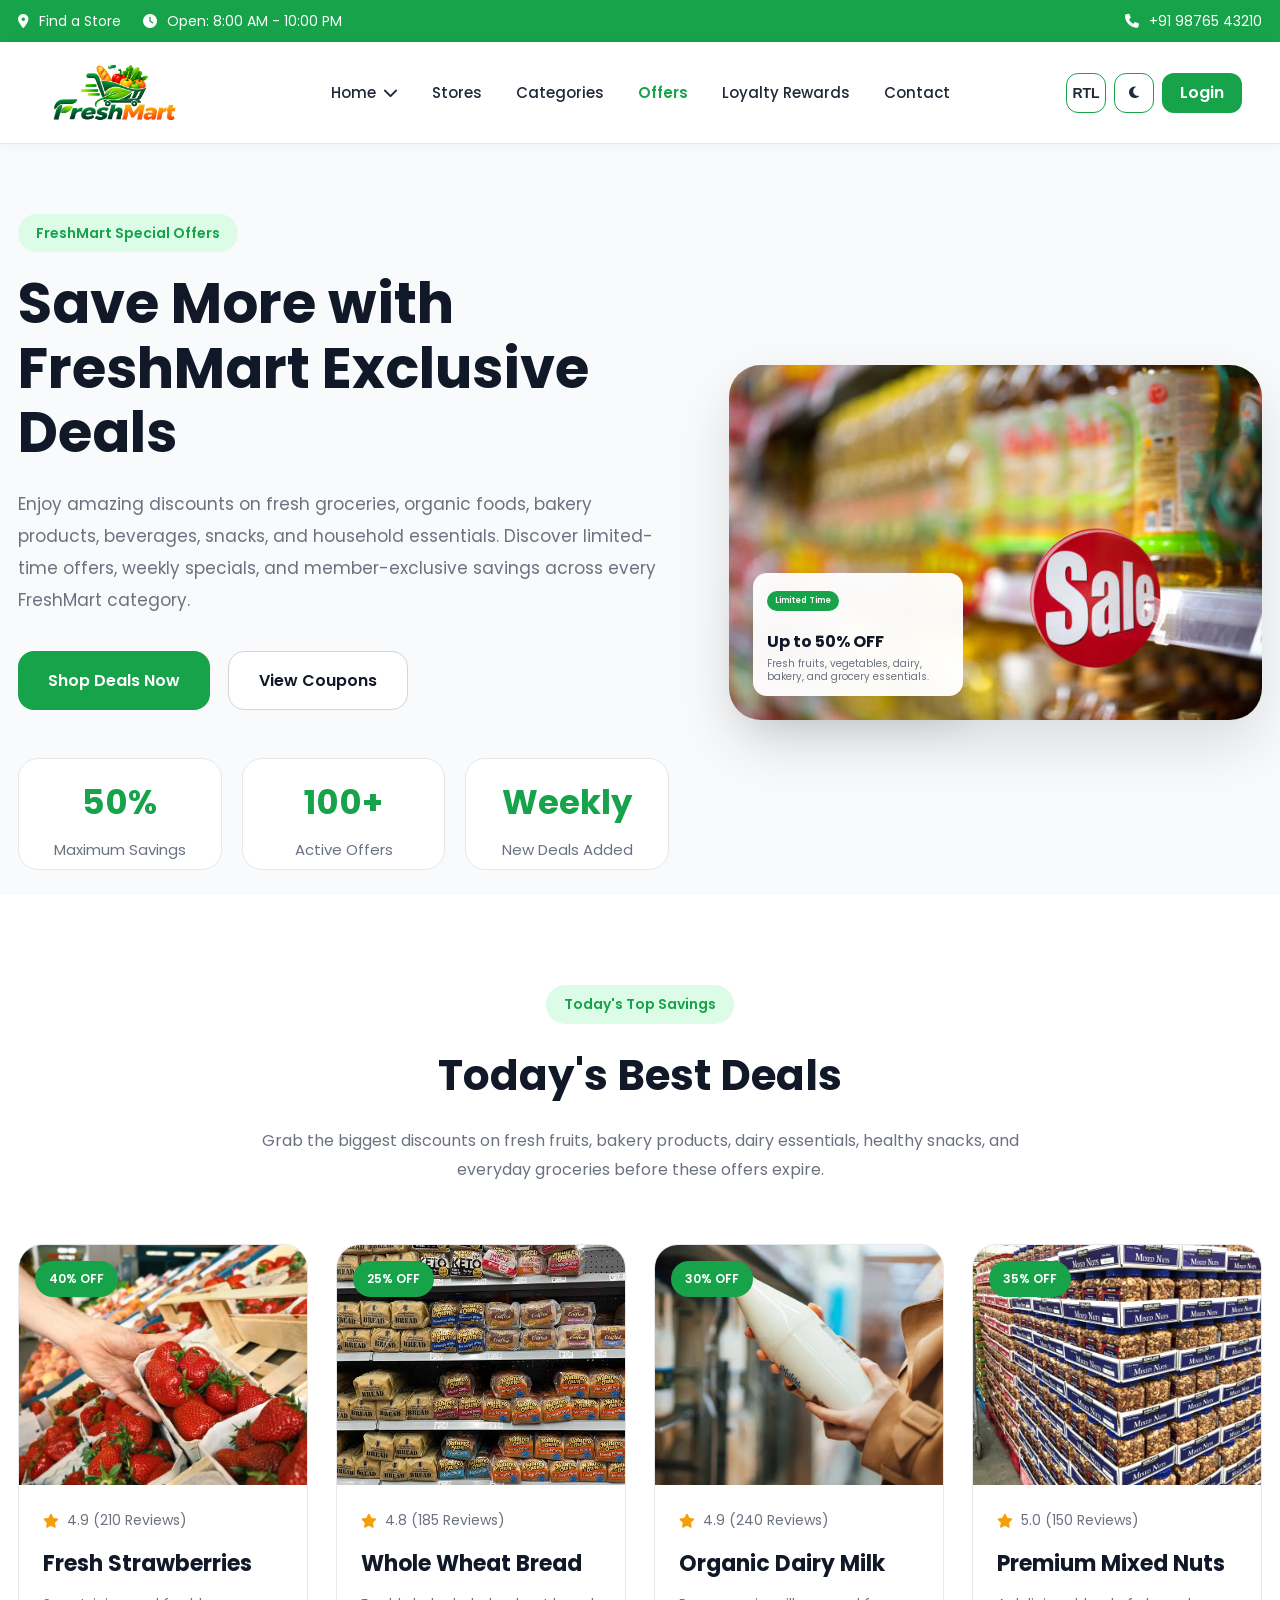
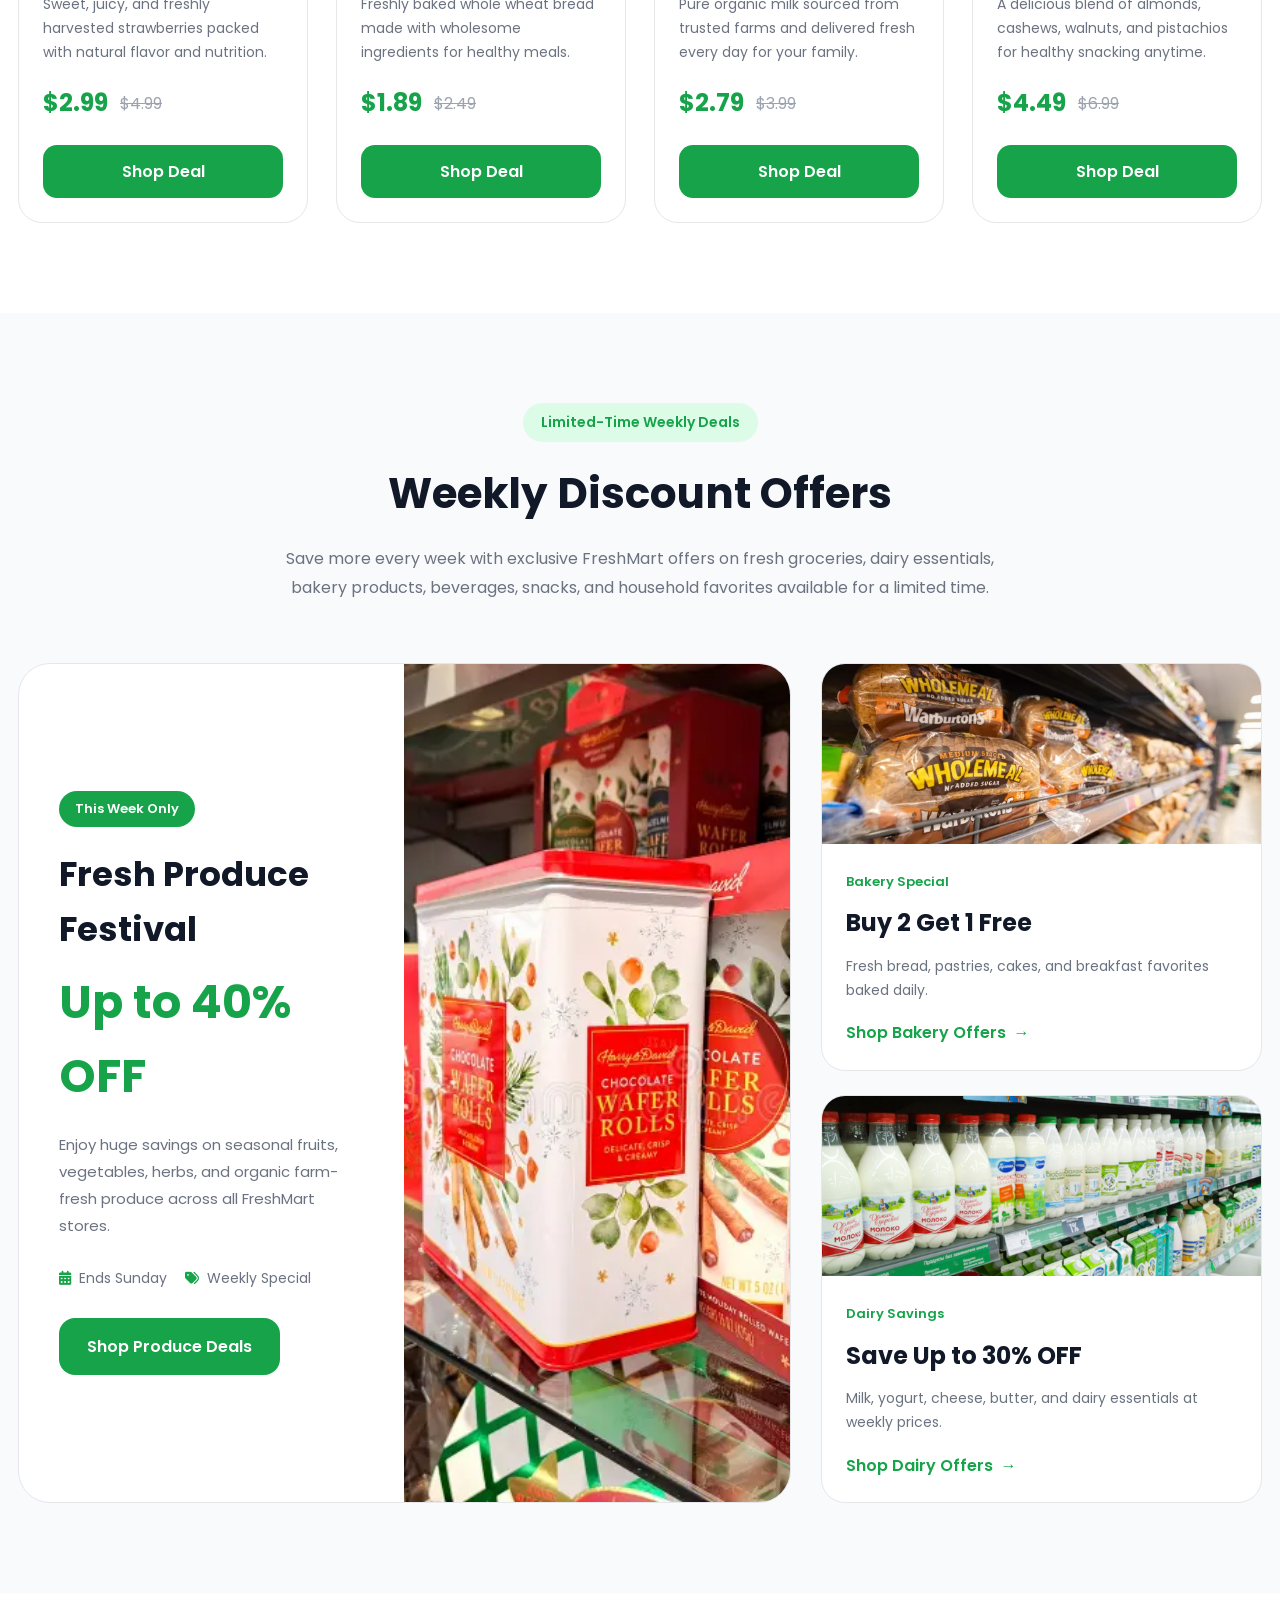
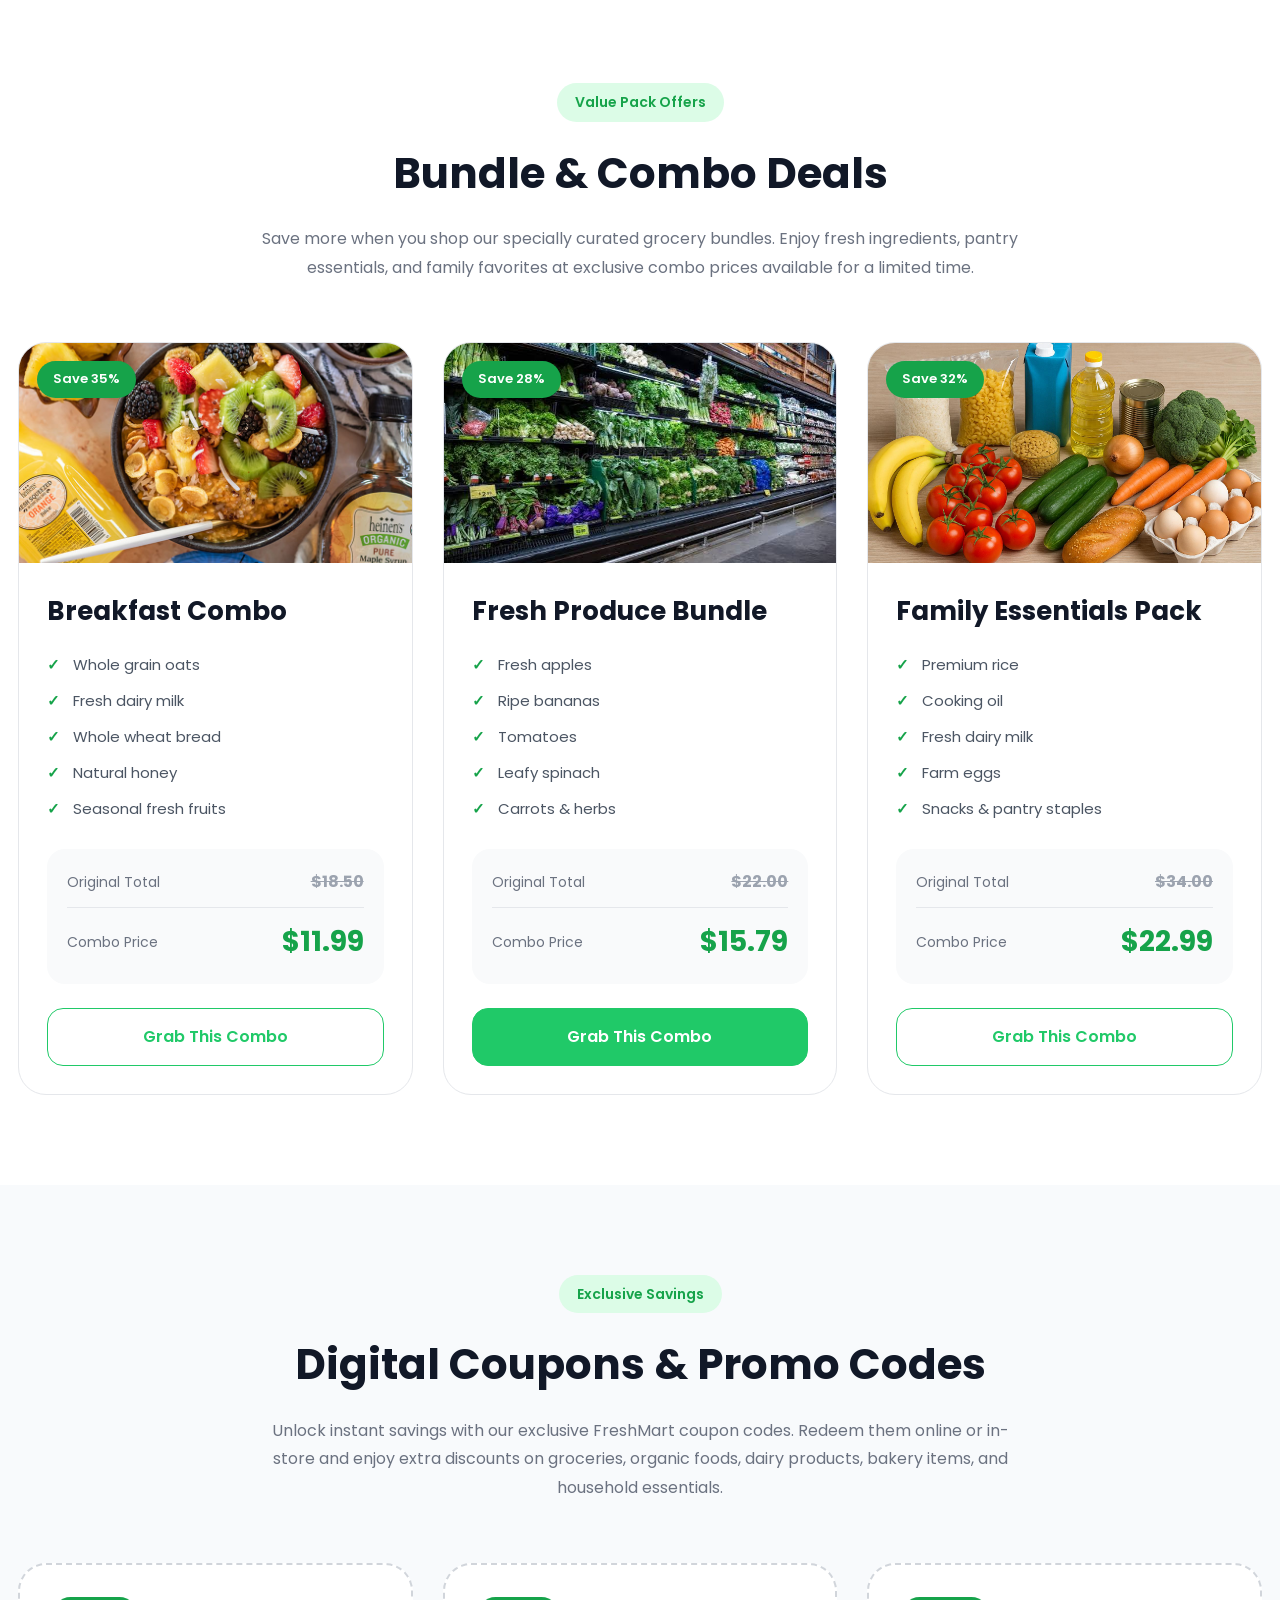
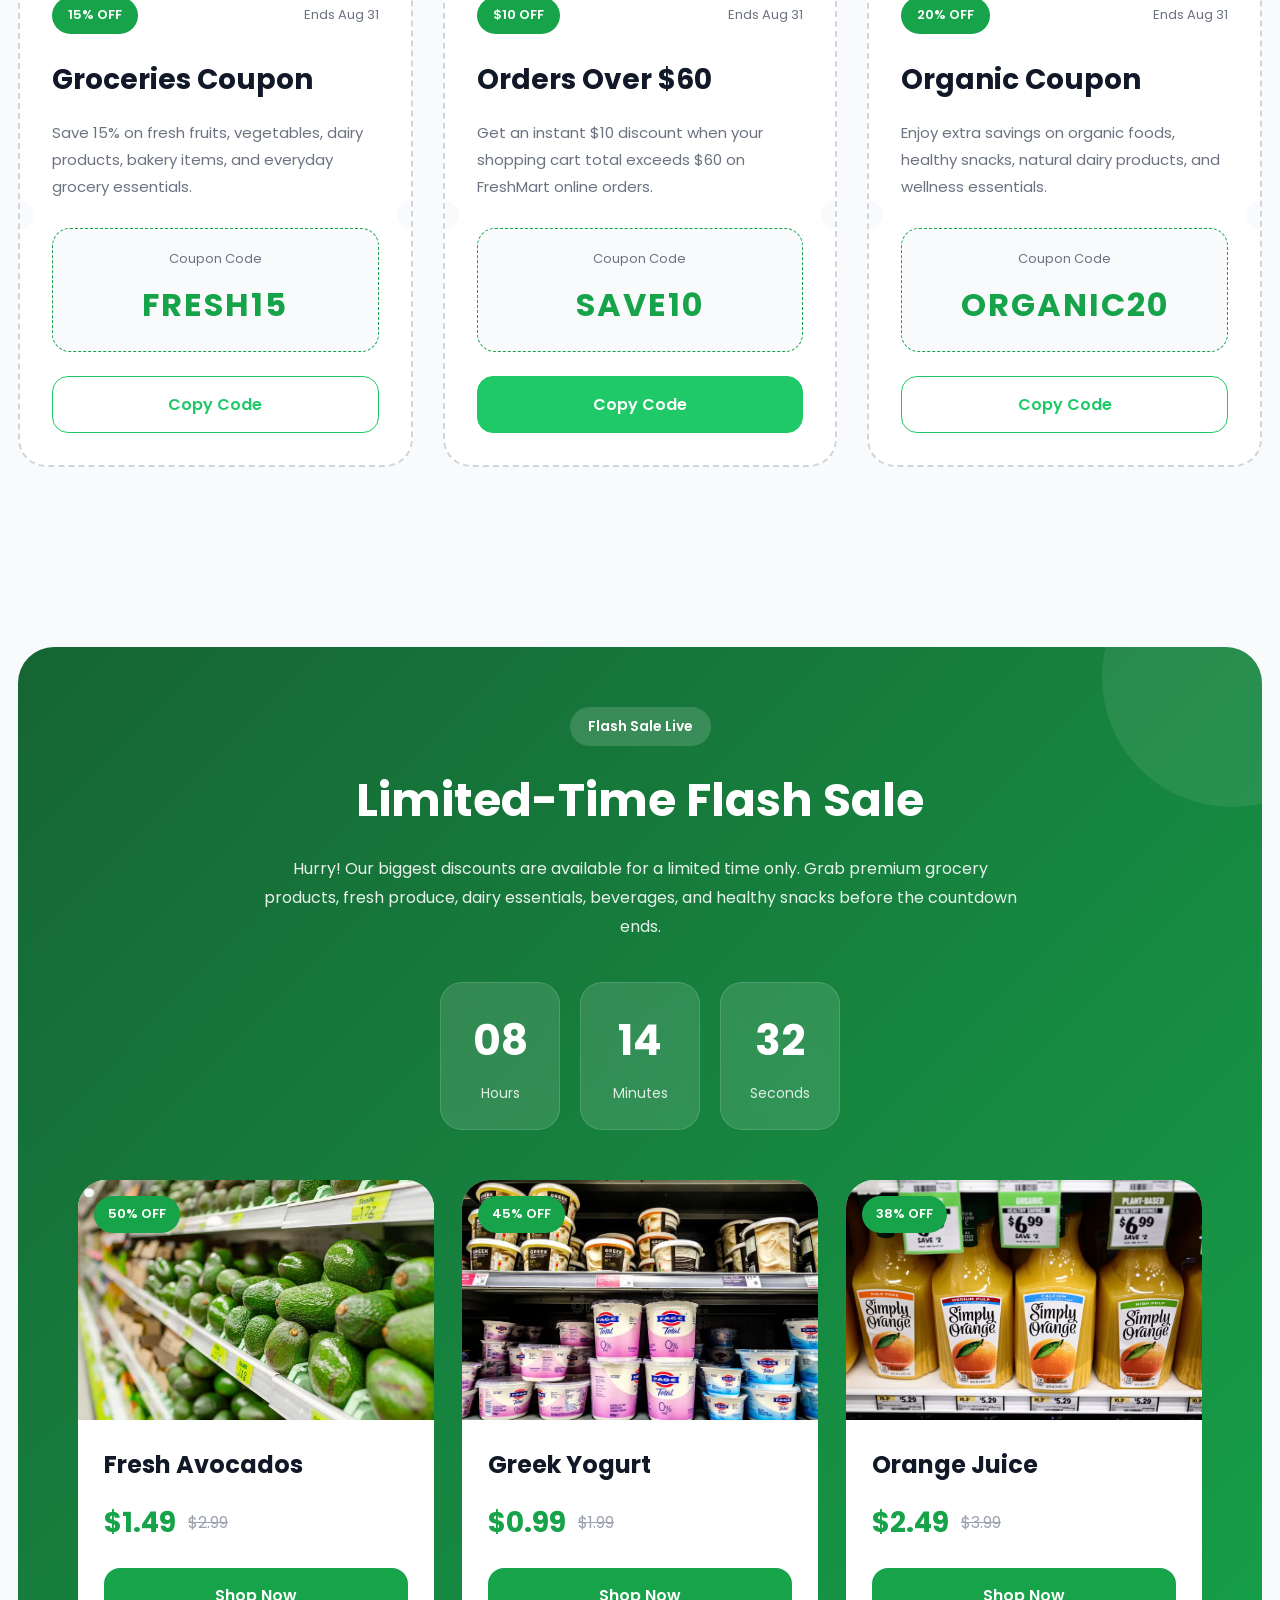
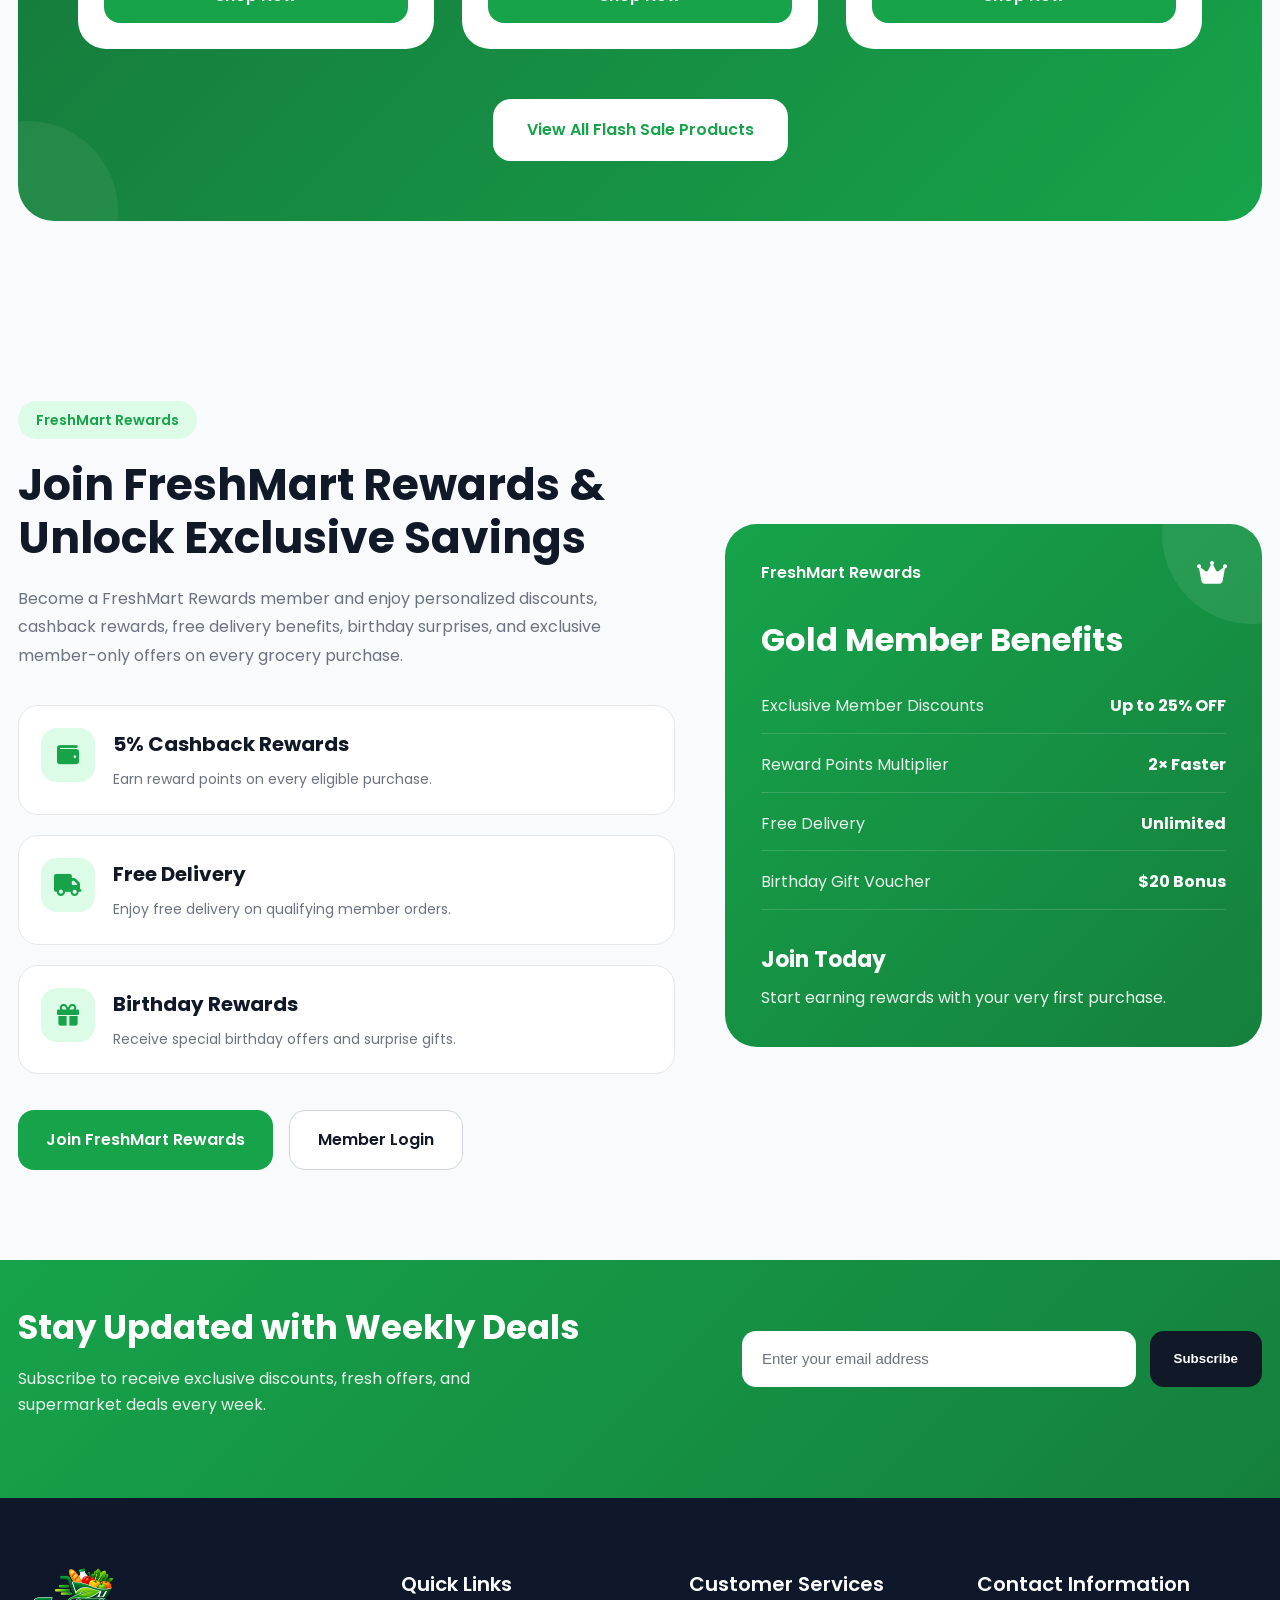
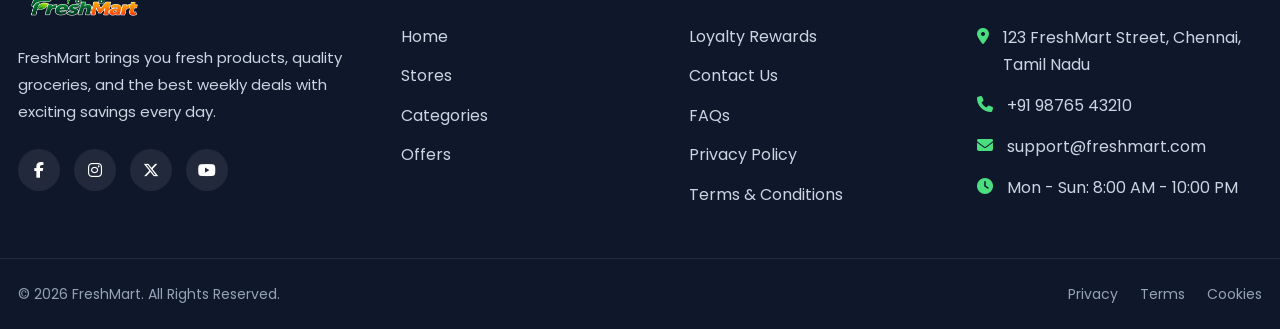
<file: offers.html>
<!DOCTYPE html>

<html lang="en">

<head>
  <meta charset="UTF-8">
  <meta name="viewport" content="width=device-width, initial-scale=1.0">
  <title>FreshMart - Supermarket Weekly Deals & Offers</title>

  <!-- Favicon -->

  <link rel="icon" type="image/png" href="images/logo.png">

  <!-- Google Fonts -->

  <link rel="preconnect" href="https://fonts.googleapis.com">
  <link rel="preconnect" href="https://fonts.gstatic.com" crossorigin>
  <link href="https://fonts.googleapis.com/css2?family=Poppins:wght@300;400;500;600;700;800&display=swap" rel="stylesheet">

  <!-- Font Awesome -->

  <link rel="stylesheet" href="https://cdnjs.cloudflare.com/ajax/libs/font-awesome/6.7.2/css/all.min.css">

  <!-- CSS -->

  <link rel="stylesheet" href="css/style.css">
  <link rel="stylesheet" href="css/responsive.css">
</head>

<body>

  <!-- ================= TOP BAR ================= -->

  <div class="topbar">
    <div class="container">
      <div class="topbar-content">


    <div class="topbar-left">
      <span><i class="fa-solid fa-location-dot"></i> Find a Store</span>
      <span><i class="fa-solid fa-clock"></i> Open: 8:00 AM - 10:00 PM</span>
    </div>

    <div class="topbar-right">
      <span><i class="fa-solid fa-phone"></i> +91 98765 43210</span>
    </div>

  </div>
</div>


  </div>

  <!-- ================= HEADER ================= -->

  <header class="header">
    <div class="container">


  <nav class="navbar">

    <!-- Logo -->
    <a href="index.html" class="logo">
      <img src="images/logo.png" alt="FreshMart Logo">

    </a>

    <!-- Navigation -->
    <ul class="nav-menu" id="nav-menu">

      <!-- Home Dropdown -->
      <li class="dropdown">
        <a href="#">
          Home
          <i class="fa-solid fa-chevron-down"></i>
        </a>

        <ul class="dropdown-menu">
          <li><a href="index.html">Home 1</a></li>
          <li><a href="home2.html">Home 2</a></li>
        </ul>
      </li>

      <li><a href="stores.html">Stores</a></li>
      <li><a href="categories.html">Categories</a></li>
      <li><a href="offers.html"class="active">Offers</a></li>
      <li><a href="loyalty.html">Loyalty Rewards</a></li>
      <li><a href="contact.html">Contact</a></li>

      <!-- Mobile Actions -->
      <li class="mobile-actions">
        <div class="mobile-action-buttons">

          <button id="rtl-toggle-mobile" class="icon-btn">
            RTL
          </button>

          <button id="theme-toggle-mobile" class="icon-btn">
            <i class="fa-solid fa-moon"></i>
          </button>

          <a href="login.html" class="btn btn-login">
            Login
          </a>

        </div>
      </li>

    </ul>

    <!-- Desktop Actions -->
    <div class="header-actions">

      <button id="rtl-toggle" class="icon-btn">
        RTL
      </button>

      <button id="theme-toggle" class="icon-btn">
        <i class="fa-solid fa-moon"></i>
      </button>

      <a href="login.html" class="btn btn-login">
        Login
      </a>

    </div>

    <!-- Hamburger -->
    <button class="menu-toggle" id="menu-toggle" aria-label="Open Menu">
      <span></span>
      <span></span>
      <span></span>
    </button>

  </nav>

</div>

</header>
<!-- ========================================
     FRESHMART OFFERS HERO BANNER
======================================== -->
<section class="offerhero-section">
  <div class="container">

    <div class="offerhero-layout">

      <div class="offerhero-content">

        

        <span class="offerhero-tag">FreshMart Special Offers</span>

        <h1>Save More with FreshMart Exclusive Deals</h1>

        <p>
          Enjoy amazing discounts on fresh groceries, organic foods, bakery
          products, beverages, snacks, and household essentials. Discover
          limited-time offers, weekly specials, and member-exclusive savings
          across every FreshMart category.
        </p>

        <div class="offerhero-buttons">

          <a href="shop.html" class="offerhero-primary-btn">
            Shop Deals Now
          </a>

          <a href="coupons.html" class="offerhero-secondary-btn">
            View Coupons
          </a>

        </div>

        <div class="offerhero-stats">

          <div class="offerhero-stat-box">
            <h3>50%</h3>
            <p>Maximum Savings</p>
          </div>

          <div class="offerhero-stat-box">
            <h3>100+</h3>
            <p>Active Offers</p>
          </div>

          <div class="offerhero-stat-box">
            <h3>Weekly</h3>
            <p>New Deals Added</p>
          </div>

        </div>

      </div>

      <div class="offerhero-visual">

        <img src="images/offers-hero.jpg" alt="FreshMart Special Offers">

        <div class="offerhero-discount-card">

          <span class="offerhero-discount-badge">Limited Time</span>

          <h3>Up to 50% OFF</h3>

          <p>Fresh fruits, vegetables, dairy, bakery, and grocery essentials.</p>

        </div>

      </div>

    </div>

  </div>
</section>
<!-- ========================================
     TODAY'S BEST DEALS
======================================== -->
<section class="dealgrid-section">
  <div class="container">

    <div class="dealgrid-header">
      <span class="dealgrid-tag">Today's Top Savings</span>
      <h2>Today's Best Deals</h2>
      <p>
        Grab the biggest discounts on fresh fruits, bakery products, dairy
        essentials, healthy snacks, and everyday groceries before these offers
        expire.
      </p>
    </div>

    <div class="dealgrid-grid">

      <!-- Deal 1 -->
      <div class="dealgrid-card">
        <div class="dealgrid-image">
          <img src="images/deal-strawberries.jpg" alt="Fresh Strawberries">
          <span class="dealgrid-badge">40% OFF</span>
        </div>
        <div class="dealgrid-content">
          <div class="dealgrid-rating">
            <i class="fas fa-star"></i>
            <span>4.9 (210 Reviews)</span>
          </div>
          <h3>Fresh Strawberries</h3>
          <p>Sweet, juicy, and freshly harvested strawberries packed with natural flavor and nutrition.</p>
          <div class="dealgrid-price">
            <span class="dealgrid-current">$2.99</span>
            <span class="dealgrid-old">$4.99</span>
          </div>
          <a href="shop.html" class="dealgrid-btn">Shop Deal</a>
        </div>
      </div>

      <!-- Deal 2 -->
      <div class="dealgrid-card">
        <div class="dealgrid-image">
          <img src="images/deal-bread.jpg" alt="Whole Wheat Bread">
          <span class="dealgrid-badge">25% OFF</span>
        </div>
        <div class="dealgrid-content">
          <div class="dealgrid-rating">
            <i class="fas fa-star"></i>
            <span>4.8 (185 Reviews)</span>
          </div>
          <h3>Whole Wheat Bread</h3>
          <p>Freshly baked whole wheat bread made with wholesome ingredients for healthy meals.</p>
          <div class="dealgrid-price">
            <span class="dealgrid-current">$1.89</span>
            <span class="dealgrid-old">$2.49</span>
          </div>
          <a href="shop.html" class="dealgrid-btn">Shop Deal</a>
        </div>
      </div>

      <!-- Deal 3 -->
      <div class="dealgrid-card">
        <div class="dealgrid-image">
          <img src="images/deal-milk.jpg" alt="Organic Dairy Milk">
          <span class="dealgrid-badge">30% OFF</span>
        </div>
        <div class="dealgrid-content">
          <div class="dealgrid-rating">
            <i class="fas fa-star"></i>
            <span>4.9 (240 Reviews)</span>
          </div>
          <h3>Organic Dairy Milk</h3>
          <p>Pure organic milk sourced from trusted farms and delivered fresh every day for your family.</p>
          <div class="dealgrid-price">
            <span class="dealgrid-current">$2.79</span>
            <span class="dealgrid-old">$3.99</span>
          </div>
          <a href="shop.html" class="dealgrid-btn">Shop Deal</a>
        </div>
      </div>

      <!-- Deal 4 -->
      <div class="dealgrid-card">
        <div class="dealgrid-image">
          <img src="images/deal-nuts.jpg" alt="Premium Mixed Nuts">
          <span class="dealgrid-badge">35% OFF</span>
        </div>
        <div class="dealgrid-content">
          <div class="dealgrid-rating">
            <i class="fas fa-star"></i>
            <span>5.0 (150 Reviews)</span>
          </div>
          <h3>Premium Mixed Nuts</h3>
          <p>A delicious blend of almonds, cashews, walnuts, and pistachios for healthy snacking anytime.</p>
          <div class="dealgrid-price">
            <span class="dealgrid-current">$4.49</span>
            <span class="dealgrid-old">$6.99</span>
          </div>
          <a href="shop.html" class="dealgrid-btn">Shop Deal</a>
        </div>
      </div>

    </div>

  </div>
</section>
<!-- ========================================
     WEEKLY DISCOUNT OFFERS
======================================== -->
<section class="weekpromo-section">
  <div class="container">

    <div class="weekpromo-header">
      <span class="weekpromo-tag">Limited-Time Weekly Deals</span>
      <h2>Weekly Discount Offers</h2>
      <p>
        Save more every week with exclusive FreshMart offers on fresh groceries,
        dairy essentials, bakery products, beverages, snacks, and household
        favorites available for a limited time.
      </p>
    </div>

    <div class="weekpromo-layout">

      <!-- Main Offer Banner -->
      <div class="weekpromo-banner">
        <div class="weekpromo-banner-content">
          <span class="weekpromo-badge">This Week Only</span>
          <h3>Fresh Produce Festival</h3>
          <h4>Up to 40% OFF</h4>
          <p>
            Enjoy huge savings on seasonal fruits, vegetables, herbs, and
            organic farm-fresh produce across all FreshMart stores.
          </p>

          <div class="weekpromo-info">
            <span><i class="fas fa-calendar-days"></i> Ends Sunday</span>
            <span><i class="fas fa-tags"></i> Weekly Special</span>
          </div>

          <a href="shop.html" class="weekpromo-btn">
            Shop Produce Deals
          </a>
        </div>

        <div class="weekpromo-banner-image">
          <img src="images/weekpromo-produce.jpg" alt="Fresh Produce Festival">
        </div>
      </div>

      <!-- Side Promotional Cards -->
      <div class="weekpromo-sidecards">

        <div class="weekpromo-card">
          <div class="weekpromo-card-image">
            <img src="images/weekpromo-bakery.jpg" alt="Bakery Special">
          </div>
          <div class="weekpromo-card-content">
            <span>Bakery Special</span>
            <h3>Buy 2 Get 1 Free</h3>
            <p>Fresh bread, pastries, cakes, and breakfast favorites baked daily.</p>
            <a href="shop.html">Shop Bakery Offers</a>
          </div>
        </div>

        <div class="weekpromo-card">
          <div class="weekpromo-card-image">
            <img src="images/weekpromo-dairy.jpg" alt="Dairy Savings">
          </div>
          <div class="weekpromo-card-content">
            <span>Dairy Savings</span>
            <h3>Save Up to 30% OFF</h3>
            <p>Milk, yogurt, cheese, butter, and dairy essentials at weekly prices.</p>
            <a href="shop.html">Shop Dairy Offers</a>
          </div>
        </div>

      </div>

    </div>

  </div>
</section>

<!-- ========================================
     BUNDLE & COMBO DEALS
======================================== -->
<section class="combodeal-section">
  <div class="container">

    <div class="combodeal-header">
      <span class="combodeal-tag">Value Pack Offers</span>
      <h2>Bundle & Combo Deals</h2>
      <p>
        Save more when you shop our specially curated grocery bundles. Enjoy
        fresh ingredients, pantry essentials, and family favorites at exclusive
        combo prices available for a limited time.
      </p>
    </div>

    <div class="combodeal-grid">

      <!-- Healthy Breakfast Combo -->
      <div class="combodeal-card">
        <span class="combodeal-badge">Save 35%</span>

        <div class="combodeal-image">
          <img src="images/combo-breakfast.jpg" alt="Healthy Breakfast Combo">
        </div>

        <div class="combodeal-content">
          <h3>Breakfast Combo</h3>

          <ul class="combodeal-list">
            <li>Whole grain oats</li>
            <li>Fresh dairy milk</li>
            <li>Whole wheat bread</li>
            <li>Natural honey</li>
            <li>Seasonal fresh fruits</li>
          </ul>

          <div class="combodeal-price">
            <div class="combodeal-old-price">
              <span>Original Total</span>
              <strong>$18.50</strong>
            </div>

            <div class="combodeal-new-price">
              <span>Combo Price</span>
              <h4>$11.99</h4>
            </div>
          </div>

          <a href="shop.html" class="combodeal-btn">
            Grab This Combo
          </a>
        </div>
      </div>

      <!-- Fresh Produce Bundle -->
      <div class="combodeal-card">
        <span class="combodeal-badge">Save 28%</span>

        <div class="combodeal-image">
          <img src="images/combo-produce.jpg" alt="Fresh Produce Bundle">
        </div>

        <div class="combodeal-content">
          <h3>Fresh Produce Bundle</h3>

          <ul class="combodeal-list">
            <li>Fresh apples</li>
            <li>Ripe bananas</li>
            <li>Tomatoes</li>
            <li>Leafy spinach</li>
            <li>Carrots & herbs</li>
          
          </ul>

          <div class="combodeal-price">
            <div class="combodeal-old-price">
              <span>Original Total</span>
              <strong>$22.00</strong>
            </div>

            <div class="combodeal-new-price">
              <span>Combo Price</span>
              <h4>$15.79</h4>
            </div>
          </div>

          <a href="shop.html" class="combodeal-btn">
            Grab This Combo
          </a>
        </div>
      </div>

      <!-- Family Essentials Pack -->
      <div class="combodeal-card">
        <span class="combodeal-badge">Save 32%</span>

        <div class="combodeal-image">
          <img src="images/combo-family.jpg" alt="Family Essentials Pack">
        </div>

        <div class="combodeal-content">
          <h3>Family Essentials Pack</h3>

          <ul class="combodeal-list">
            <li>Premium rice</li>
            <li>Cooking oil</li>
            <li>Fresh dairy milk</li>
            <li>Farm eggs</li>
            <li>Snacks & pantry staples</li>
          
          </ul>

          <div class="combodeal-price">
            <div class="combodeal-old-price">
              <span>Original Total</span>
              <strong>$34.00</strong>
            </div>

            <div class="combodeal-new-price">
              <span>Combo Price</span>
              <h4>$22.99</h4>
            </div>
          </div>

          <a href="shop.html" class="combodeal-btn">
            Grab This Combo
          </a>
        </div>
      </div>

    </div>

  </div>
</section>
<!-- ========================================
     DIGITAL COUPONS & PROMO CODES
======================================== -->
<section class="coupondeal-section">
  <div class="container">

    <div class="coupondeal-header">
      <span class="coupondeal-tag">Exclusive Savings</span>
      <h2>Digital Coupons & Promo Codes</h2>
      <p>
        Unlock instant savings with our exclusive FreshMart coupon codes.
        Redeem them online or in-store and enjoy extra discounts on groceries,
        organic foods, dairy products, bakery items, and household essentials.
      </p>
    </div>

    <div class="coupondeal-grid">

      <!-- Coupon 1 -->
      <div class="coupondeal-card">

        <div class="coupondeal-top">
          <span class="coupondeal-badge">15% OFF</span>
          <span class="coupondeal-expiry">Ends Aug 31</span>
        </div>

        <h3>Groceries Coupon</h3>

        <p>
          Save 15% on fresh fruits, vegetables, dairy products, bakery items,
          and everyday grocery essentials.
        </p>

        <div class="coupondeal-code-box">
          <span>Coupon Code</span>
          <strong>FRESH15</strong>
        </div>

        <a href="shop.html" class="coupondeal-btn">
          Copy Code
        </a>

      </div>

      <!-- Coupon 2 -->
      <div class="coupondeal-card">

        <div class="coupondeal-top">
          <span class="coupondeal-badge">$10 OFF</span>
          <span class="coupondeal-expiry">Ends Aug 31</span>
        </div>

        <h3>Orders Over $60</h3>

        <p>
          Get an instant $10 discount when your shopping cart total exceeds
          $60 on FreshMart online orders.
        </p>

        <div class="coupondeal-code-box">
          <span>Coupon Code</span>
          <strong>SAVE10</strong>
        </div>

        <a href="shop.html" class="coupondeal-btn">
          Copy Code
        </a>

      </div>

      <!-- Coupon 3 -->
      <div class="coupondeal-card">

        <div class="coupondeal-top">
          <span class="coupondeal-badge">20% OFF</span>
          <span class="coupondeal-expiry">Ends Aug 31</span>
        </div>

        <h3>Organic Coupon</h3>

        <p>
          Enjoy extra savings on organic foods, healthy snacks, natural dairy
          products, and wellness essentials.
        </p>

        <div class="coupondeal-code-box">
          <span>Coupon Code</span>
          <strong>ORGANIC20</strong>
        </div>

        <a href="shop.html" class="coupondeal-btn">
          Copy Code
        </a>

      </div>

    </div>

  </div>
</section>
<!-- ========================================
     LIMITED-TIME FLASH SALE
======================================== -->
<section class="flashsale-section">
  <div class="container">

    <div class="flashsale-wrapper">

      <div class="flashsale-header">

        <span class="flashsale-tag">Flash Sale Live</span>

        <h2>Limited-Time Flash Sale</h2>

        <p>
          Hurry! Our biggest discounts are available for a limited time only.
          Grab premium grocery products, fresh produce, dairy essentials,
          beverages, and healthy snacks before the countdown ends.
        </p>

      </div>

      <div class="flashsale-timer">

        <div class="flashsale-time-box">
          <h3>08</h3>
          <span>Hours</span>
        </div>

        <div class="flashsale-time-box">
          <h3>14</h3>
          <span>Minutes</span>
        </div>

        <div class="flashsale-time-box">
          <h3>32</h3>
          <span>Seconds</span>
        </div>

      </div>

      <div class="flashsale-grid">

        <!-- Product 1 -->
        <div class="flashsale-card">

          <div class="flashsale-image">
            <img src="images/flashsale-avocados.jpg" alt="Fresh Avocados">
            <span class="flashsale-discount">50% OFF</span>
          </div>

          <div class="flashsale-content">
            <h3>Fresh Avocados</h3>

            <div class="flashsale-price">
              <span class="flashsale-current">$1.49</span>
              <span class="flashsale-old">$2.99</span>
            </div>

            <a href="shop.html" class="flashsale-btn">
              Shop Now
            </a>
          </div>

        </div>

        <!-- Product 2 -->
        <div class="flashsale-card">

          <div class="flashsale-image">
            <img src="images/flashsale-yogurt.jpg" alt="Greek Yogurt">
            <span class="flashsale-discount">45% OFF</span>
          </div>

          <div class="flashsale-content">
            <h3>Greek Yogurt</h3>

            <div class="flashsale-price">
              <span class="flashsale-current">$0.99</span>
              <span class="flashsale-old">$1.99</span>
            </div>

            <a href="shop.html" class="flashsale-btn">
              Shop Now
            </a>
          </div>

        </div>

        <!-- Product 3 -->
        <div class="flashsale-card">

          <div class="flashsale-image">
            <img src="images/flashsale-orange-juice.jpg" alt="Orange Juice">
            <span class="flashsale-discount">38% OFF</span>
          </div>

          <div class="flashsale-content">
            <h3>Orange Juice</h3>

            <div class="flashsale-price">
              <span class="flashsale-current">$2.49</span>
              <span class="flashsale-old">$3.99</span>
            </div>

            <a href="shop.html" class="flashsale-btn">
              Shop Now
            </a>
          </div>

        </div>

      </div>

      <div class="flashsale-footer">

        <a href="shop.html" class="flashsale-main-btn">
          View All Flash Sale Products
        </a>

      </div>

    </div>

  </div>
</section>

<!-- ========================================
     MEMBER EXCLUSIVE REWARDS
======================================== -->
<section class="rewardclub-section">
  <div class="container">

    <div class="rewardclub-wrapper">

      <div class="rewardclub-content">

        <span class="rewardclub-tag">FreshMart Rewards</span>

        <h2>Join FreshMart Rewards & Unlock Exclusive Savings</h2>

        <p>
          Become a FreshMart Rewards member and enjoy personalized discounts,
          cashback rewards, free delivery benefits, birthday surprises, and
          exclusive member-only offers on every grocery purchase.
        </p>

        <div class="rewardclub-benefits">

          <div class="rewardclub-benefit">
            <i class="fas fa-wallet"></i>
            <div>
              <h4>5% Cashback Rewards</h4>
              <p>Earn reward points on every eligible purchase.</p>
            </div>
          </div>

          <div class="rewardclub-benefit">
            <i class="fas fa-truck"></i>
            <div>
              <h4>Free Delivery</h4>
              <p>Enjoy free delivery on qualifying member orders.</p>
            </div>
          </div>

          <div class="rewardclub-benefit">
            <i class="fas fa-gift"></i>
            <div>
              <h4>Birthday Rewards</h4>
              <p>Receive special birthday offers and surprise gifts.</p>
            </div>
          </div>

        </div>

        <div class="rewardclub-buttons">

          <a href="register.html" class="rewardclub-primary-btn">
            Join FreshMart Rewards
          </a>

          <a href="login.html" class="rewardclub-secondary-btn">
            Member Login
          </a>

        </div>

      </div>

      <div class="rewardclub-card">

        <div class="rewardclub-card-header">

          <span>FreshMart Rewards</span>
          <i class="fas fa-crown"></i>

        </div>

        <h3>Gold Member Benefits</h3>

        <div class="rewardclub-card-list">

          <div class="rewardclub-card-item">
            <span>Exclusive Member Discounts</span>
            <strong>Up to 25% OFF</strong>
          </div>

          <div class="rewardclub-card-item">
            <span>Reward Points Multiplier</span>
            <strong>2× Faster</strong>
          </div>

          <div class="rewardclub-card-item">
            <span>Free Delivery</span>
            <strong>Unlimited</strong>
          </div>

          <div class="rewardclub-card-item">
            <span>Birthday Gift Voucher</span>
            <strong>$20 Bonus</strong>
          </div>

        </div>

        <div class="rewardclub-card-footer">

          <h4>Join Today</h4>
          <p>Start earning rewards with your very first purchase.</p>

        </div>

      </div>

    </div>

  </div>
</section>


<!-- ================= FOOTER START ================= -->

<footer class="footer">

  <!-- Newsletter -->

  <div class="footer-newsletter">
    <div class="container">
      <div class="newsletter-box">


    <div class="newsletter-content">
      <h2>Stay Updated with Weekly Deals</h2>
      <p>Subscribe to receive exclusive discounts, fresh offers, and supermarket deals every week.</p>
    </div>

    <form class="newsletter-form">
      <input type="email" placeholder="Enter your email address" required>
      <button type="submit" class="btn btn-subscribe">
        Subscribe
      </button>
    </form>

  </div>
</div>


  </div>

  <!-- Main Footer -->

  <div class="footer-main">
    <div class="container">

  <div class="footer-grid">

    <!-- Logo & About -->
    <div class="footer-col">
      <a href="index.html" class="footer-logo">
        <img src="images/logo.png" alt="FreshMart Logo">
      </a>

      <p>
        FreshMart brings you fresh products, quality groceries,
        and the best weekly deals with exciting savings every day.
      </p>

      <div class="footer-social">
        <a href="#"><i class="fab fa-facebook-f"></i></a>
        <a href="#"><i class="fab fa-instagram"></i></a>
        <a href="#"><i class="fab fa-x-twitter"></i></a>
        <a href="#"><i class="fab fa-youtube"></i></a>
      </div>
    </div>

    <!-- Quick Links -->
    <div class="footer-col">
      <h3>Quick Links</h3>

      <ul>
        <li><a href="index.html">Home</a></li>
        <li><a href="stores.html">Stores</a></li>
        <li><a href="categories.html">Categories</a></li>
        <li><a href="offers.html">Offers</a></li>
        
      </ul>
    </div>

    <!-- Customer Services -->
    <div class="footer-col">
      <h3>Customer Services</h3>

      <ul>
        <li><a href="loyalty.html">Loyalty Rewards</a></li>
        <li><a href="contact.html">Contact Us</a></li>
        <li><a href="#">FAQs</a></li>
        <li><a href="#">Privacy Policy</a></li>
        <li><a href="#">Terms & Conditions</a></li>
      </ul>
    </div>

    <!-- Contact -->
    <div class="footer-col">
      <h3>Contact Information</h3>

      <ul class="footer-contact">
        <li>
          <i class="fas fa-location-dot"></i>
          123 FreshMart Street, Chennai, Tamil Nadu
        </li>

        <li>
          <i class="fas fa-phone"></i>
          +91 98765 43210
        </li>

        <li>
          <i class="fas fa-envelope"></i>
          support@freshmart.com
        </li>

        <li>
          <i class="fas fa-clock"></i>
          Mon - Sun: 8:00 AM - 10:00 PM
        </li>
      </ul>
    </div>

  </div>

</div>


  </div>

  <!-- Footer Bottom -->

  <div class="footer-bottom">
    <div class="container">

  <div class="footer-bottom-content">
    <p>© 2026 FreshMart. All Rights Reserved.</p>

    <div class="footer-bottom-links">
      <a href="#">Privacy</a>
      <a href="#">Terms</a>
      <a href="#">Cookies</a>
    </div>
  </div>

</div>

  </div>

</footer>

<!-- ================= FOOTER END ================= -->
<!-- Scroll To Top -->
<button id="scrollTopBtn" class="scroll-top-btn" aria-label="Scroll to top">
    <i class="fa-solid fa-arrow-up"></i>
</button>

  <!-- JS -->

  <script src="js/script.js"></script>

</body>
</html>
</file>
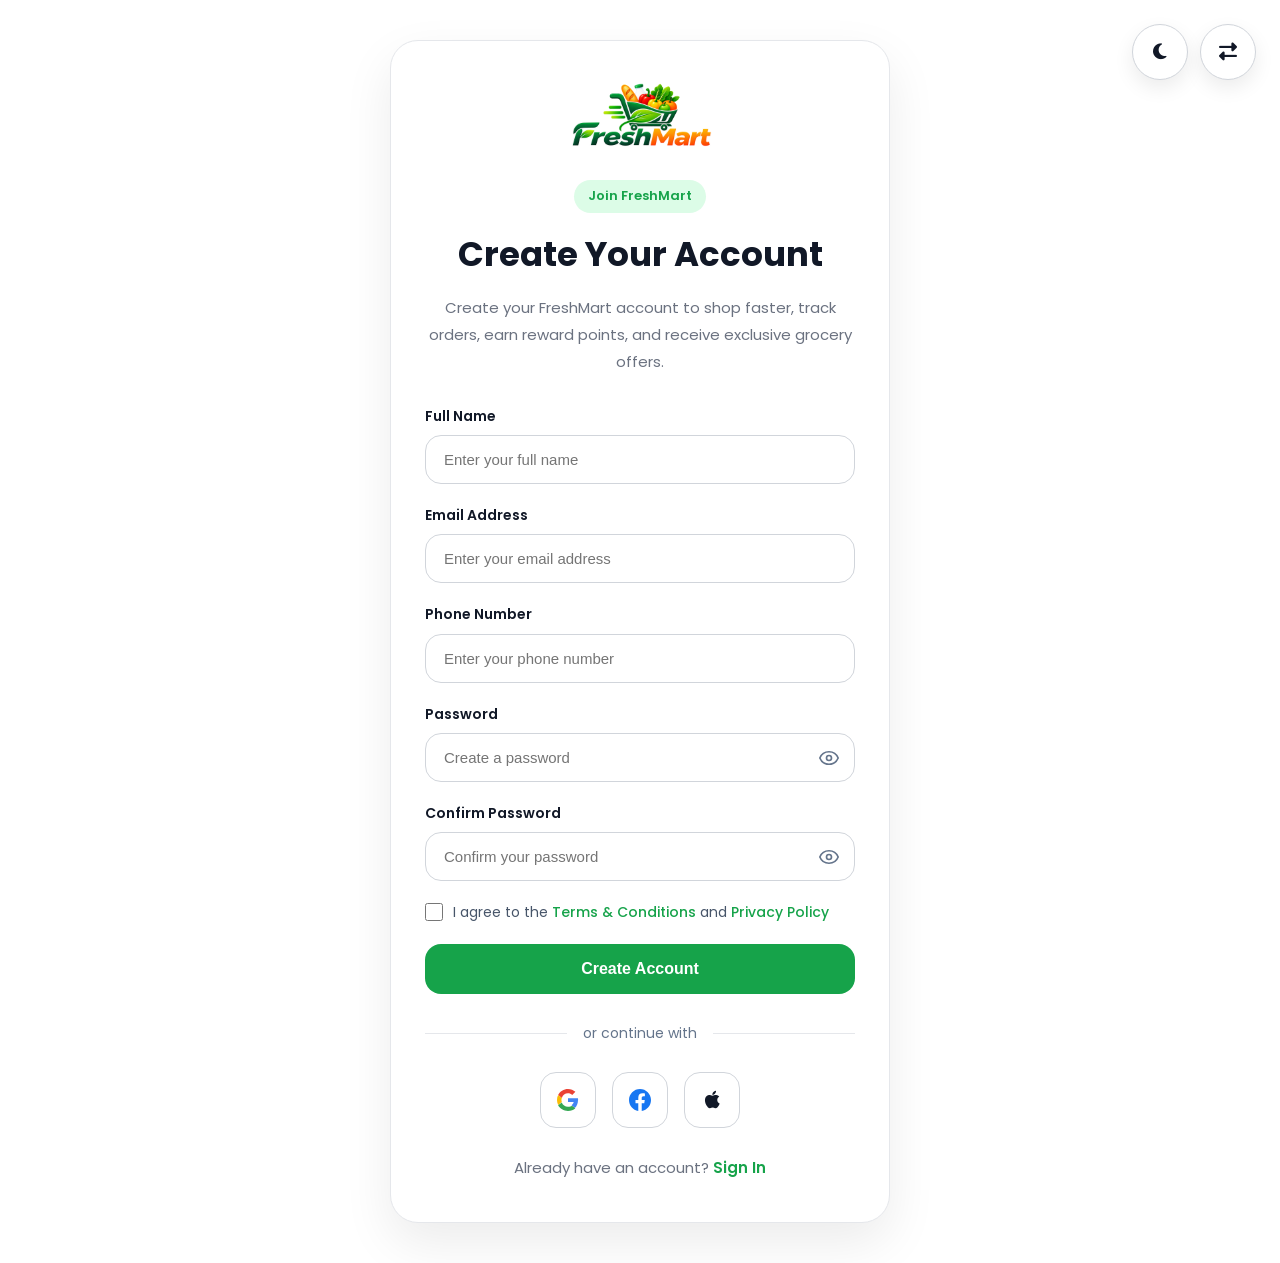
<file: register.html>
<!DOCTYPE html>
<html lang="en">
<head>
    <meta charset="UTF-8">
    <meta name="viewport" content="width=device-width, initial-scale=1.0">
    <title>FreshMart - Create Account</title>

    <!-- Favicon -->
    <link rel="icon" type="image/png" href="images/logo.png">

    <!-- Google Fonts -->
    <link rel="preconnect" href="https://fonts.googleapis.com">
    <link rel="preconnect" href="https://fonts.gstatic.com" crossorigin>
    <link href="https://fonts.googleapis.com/css2?family=Poppins:wght@400;500;600;700&display=swap" rel="stylesheet">
    <link rel="stylesheet" href="https://cdnjs.cloudflare.com/ajax/libs/font-awesome/6.5.2/css/all.min.css">
    <!-- Main CSS -->
    <link rel="stylesheet" href="css/style.css">
    <link rel="stylesheet" href="css/responsive.css">
</head>

<body>
    <!-- Dark Mode & RTL Controls -->
    <div class="auth-controls">
        <button class="theme-toggle" id="theme-toggle">
            <i class="fa-solid fa-moon"></i>
        </button>

        <button class="rtl-toggle" id="rtl-toggle">
            <i class="fa-solid fa-right-left"></i>
        </button>
    </div>
<!-- Register Section -->
<section class="registerform-section">

    <div class="registerform-card">

        <!-- Logo -->
        <div class="registerform-logo">
            <a href="index.html" class="logo-link">
                <img src="images/logo.png" alt="FreshMart Logo">
                
            </a>
        </div>

        <!-- Header -->
        <div class="registerform-header">
            <span class="registerform-tag">Join FreshMart</span>
            <h1>Create Your Account</h1>
            <p>
                Create your FreshMart account to shop faster, track orders,
                earn reward points, and receive exclusive grocery offers.
            </p>
        </div>

        <!-- Register Form -->
        <form class="registerform-form">

            <div class="registerform-group">
                <label for="fullname">Full Name</label>
                <input
                    type="text"
                    id="fullname"
                    placeholder="Enter your full name"
                    required>
            </div>

            <div class="registerform-group">
                <label for="email">Email Address</label>
                <input
                    type="email"
                    id="email"
                    placeholder="Enter your email address"
                    required>
            </div>

            <div class="registerform-group">
                <label for="phone">Phone Number</label>
                <input
                    type="tel"
                    id="phone"
                    placeholder="Enter your phone number"
                    required>
            </div>

            <!-- Password -->
            <div class="registerform-group">
                <label for="password">Password</label>

                <div class="registerform-password">

                    <input
                        type="password"
                        id="password"
                        placeholder="Create a password"
                        required>

                    <button
                        type="button"
                        class="registerform-eye"
                        aria-label="Show password">

                        <svg width="20" height="20" viewBox="0 0 24 24" fill="none">
                            <path d="M1 12C2.8 7.5 6.9 4.5 12 4.5C17.1 4.5 21.2 7.5 23 12C21.2 16.5 17.1 19.5 12 19.5C6.9 19.5 2.8 16.5 1 12Z"
                                  stroke="currentColor"
                                  stroke-width="2"/>
                            <circle cx="12" cy="12" r="3"
                                    stroke="currentColor"
                                    stroke-width="2"/>
                        </svg>

                    </button>

                </div>

            </div>

            <!-- Confirm Password -->
            <div class="registerform-group">
                <label for="confirm-password">Confirm Password</label>

                <div class="registerform-password">

                    <input
                        type="password"
                        id="confirm-password"
                        placeholder="Confirm your password"
                        required>

                    <button
                        type="button"
                        class="registerform-eye"
                        aria-label="Show password">

                        <svg width="20" height="20" viewBox="0 0 24 24" fill="none">
                            <path d="M1 12C2.8 7.5 6.9 4.5 12 4.5C17.1 4.5 21.2 7.5 23 12C21.2 16.5 17.1 19.5 12 19.5C6.9 19.5 2.8 16.5 1 12Z"
                                  stroke="currentColor"
                                  stroke-width="2"/>
                            <circle cx="12" cy="12" r="3"
                                    stroke="currentColor"
                                    stroke-width="2"/>
                        </svg>

                    </button>

                </div>

            </div>

            <!-- Terms -->
            <label class="registerform-terms">
                <input type="checkbox" required>
                <span>
                    I agree to the
                    <a href="#">Terms & Conditions</a>
                    and
                    <a href="#">Privacy Policy</a>
                </span>
            </label>

            <!-- Create Account Button -->
            <button type="submit" class="registerform-btn">
                Create Account
            </button>

        </form>

        <!-- Divider -->
        <div class="registerform-divider">
            <span>or continue with</span>
        </div>

        <!-- Social Login -->
        <div class="registerform-social">

            <!-- Google -->
            <a href="#" class="registerform-social-btn" aria-label="Google">
                <svg width="22" height="22" viewBox="0 0 48 48">
                    <path fill="#EA4335" d="M24 9.5c3.54 0 6.73 1.22 9.24 3.6l6.9-6.9C35.9 2.4 30.3 0 24 0 14.6 0 6.4 5.4 2.5 13.3l8 6.2C12.3 13.4 17.7 9.5 24 9.5z"/>
                    <path fill="#4285F4" d="M46.1 24.5c0-1.6-.14-3.1-.4-4.5H24v8.6h12.4c-.54 2.9-2.2 5.3-4.7 7l7.3 5.7c4.3-4 6.8-9.8 6.8-16.8z"/>
                    <path fill="#FBBC05" d="M10.5 28.5c-.5-1.5-.8-3-.8-4.5s.3-3 .8-4.5l-8-6.2C.9 16.5 0 20.1 0 24s.9 7.5 2.5 10.7l8-6.2z"/>
                    <path fill="#34A853" d="M24 48c6.5 0 12-2.1 16-5.8l-7.3-5.7c-2 1.4-4.7 2.3-8.7 2.3-6.3 0-11.7-3.9-13.6-9.3l-8 6.2C6.4 42.6 14.6 48 24 48z"/>
                </svg>
            </a>

            <!-- Facebook -->
            <a href="#" class="registerform-social-btn" aria-label="Facebook">
                <svg width="22" height="22" viewBox="0 0 24 24" fill="#1877F2">
                    <path d="M24 12.07C24 5.4 18.63 0 12 0S0 5.4 0 12.07C0 18.1 4.39 23.09 10.13 24v-8.44H7.08v-3.49h3.05V9.41c0-3.03 1.79-4.7 4.53-4.7 1.31 0 2.68.24 2.68.24v2.97h-1.51c-1.49 0-1.95.93-1.95 1.88v2.26h3.32l-.53 3.49h-2.79V24C19.61 23.09 24 18.1 24 12.07z"/>
                </svg>
            </a>

            <!-- Apple -->
            <a href="#" class="registerform-social-btn" aria-label="Apple">
                <i class="fa-brands fa-apple"></i>
            </a>

        </div>

        <!-- Footer -->
        <div class="registerform-footer">
            <p>
                Already have an account?
                <a href="login.html">Sign In</a>
            </p>
        </div>

    </div>

</section>

<script src="js/script.js"></script>

</body>
</html>
</file>
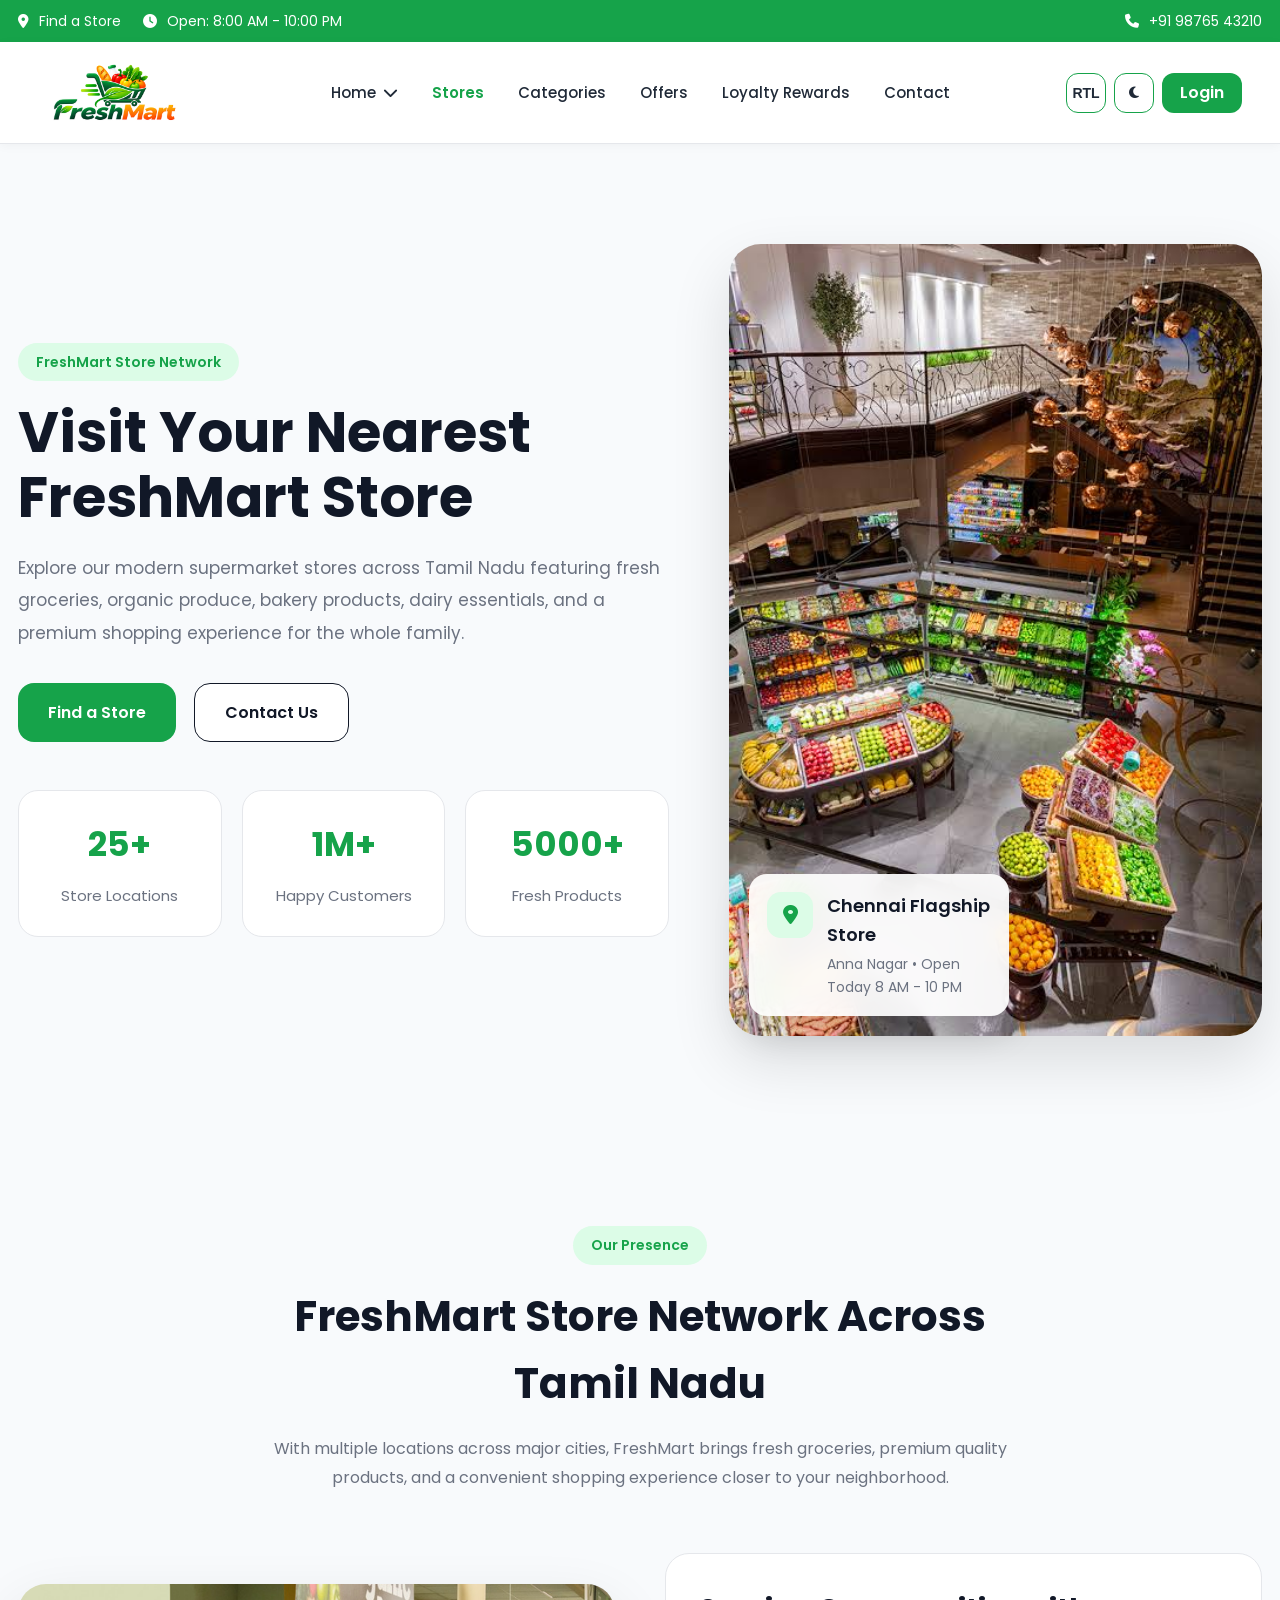
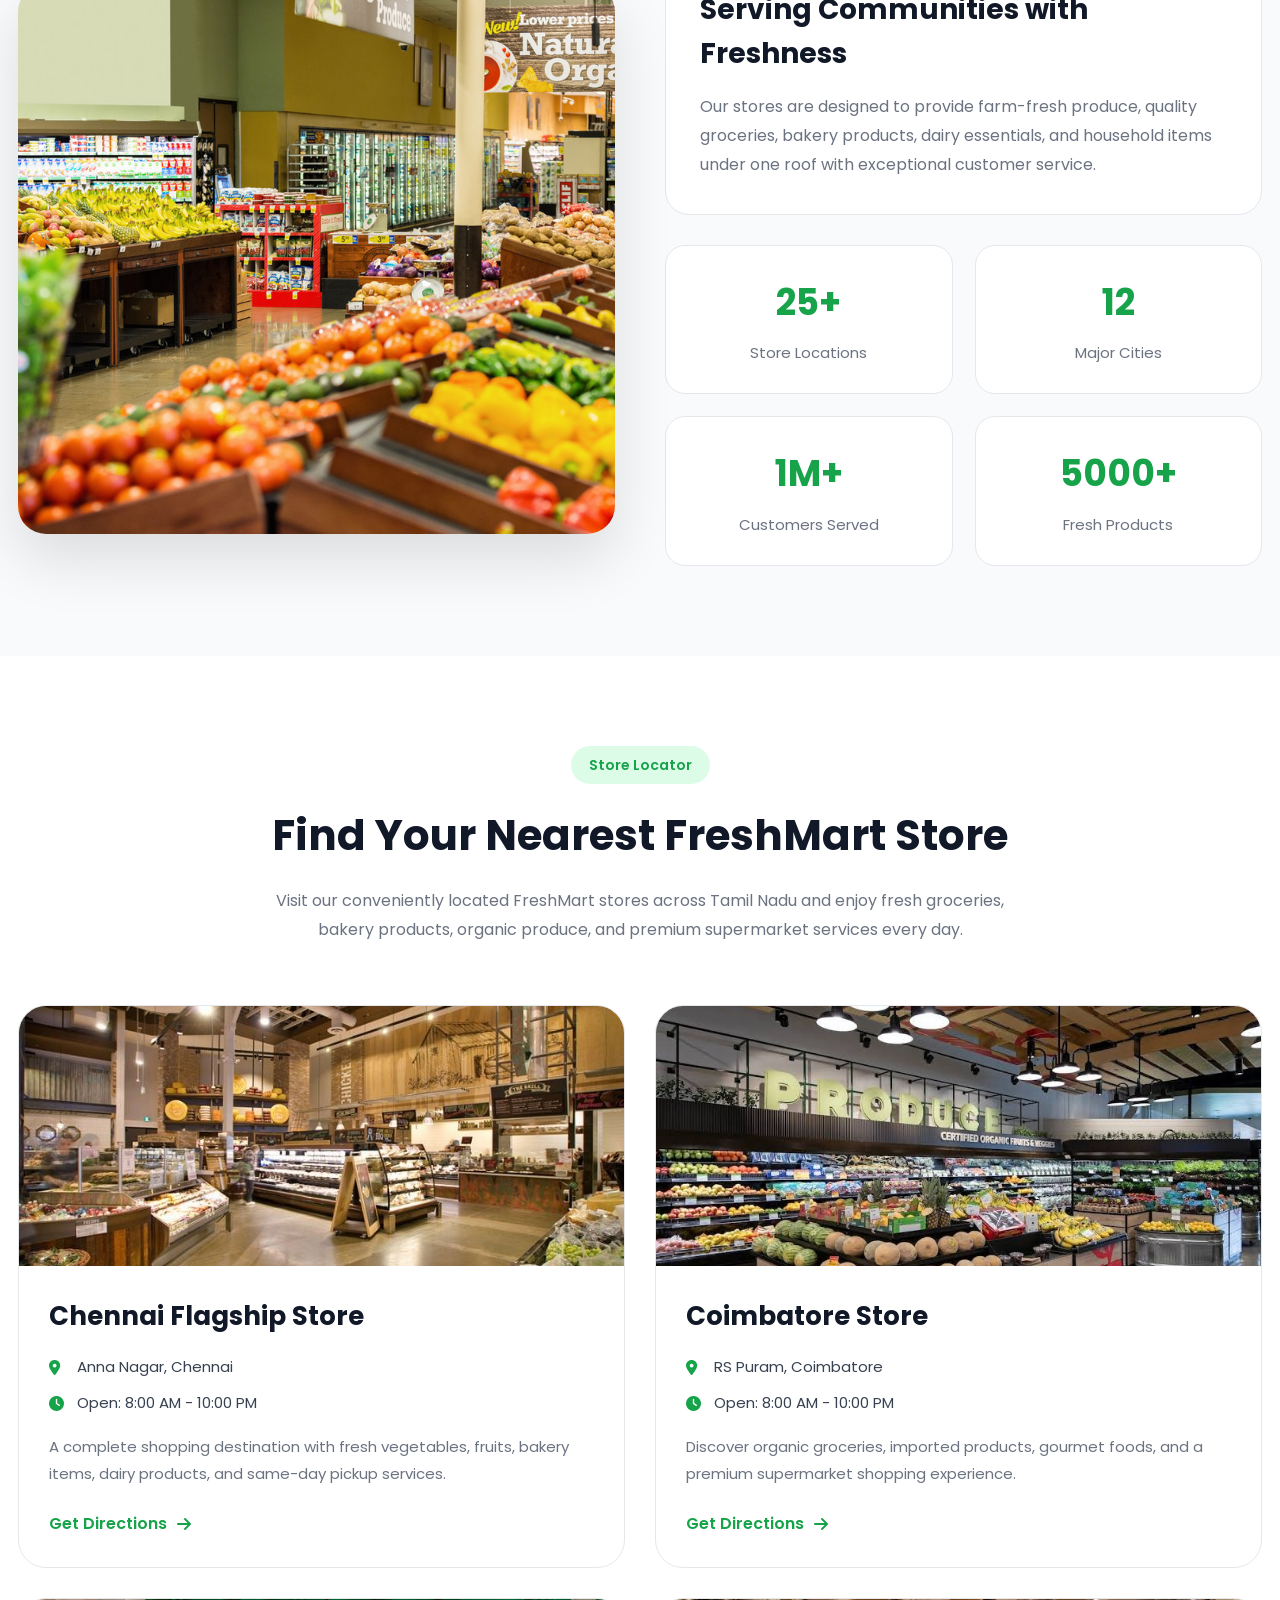
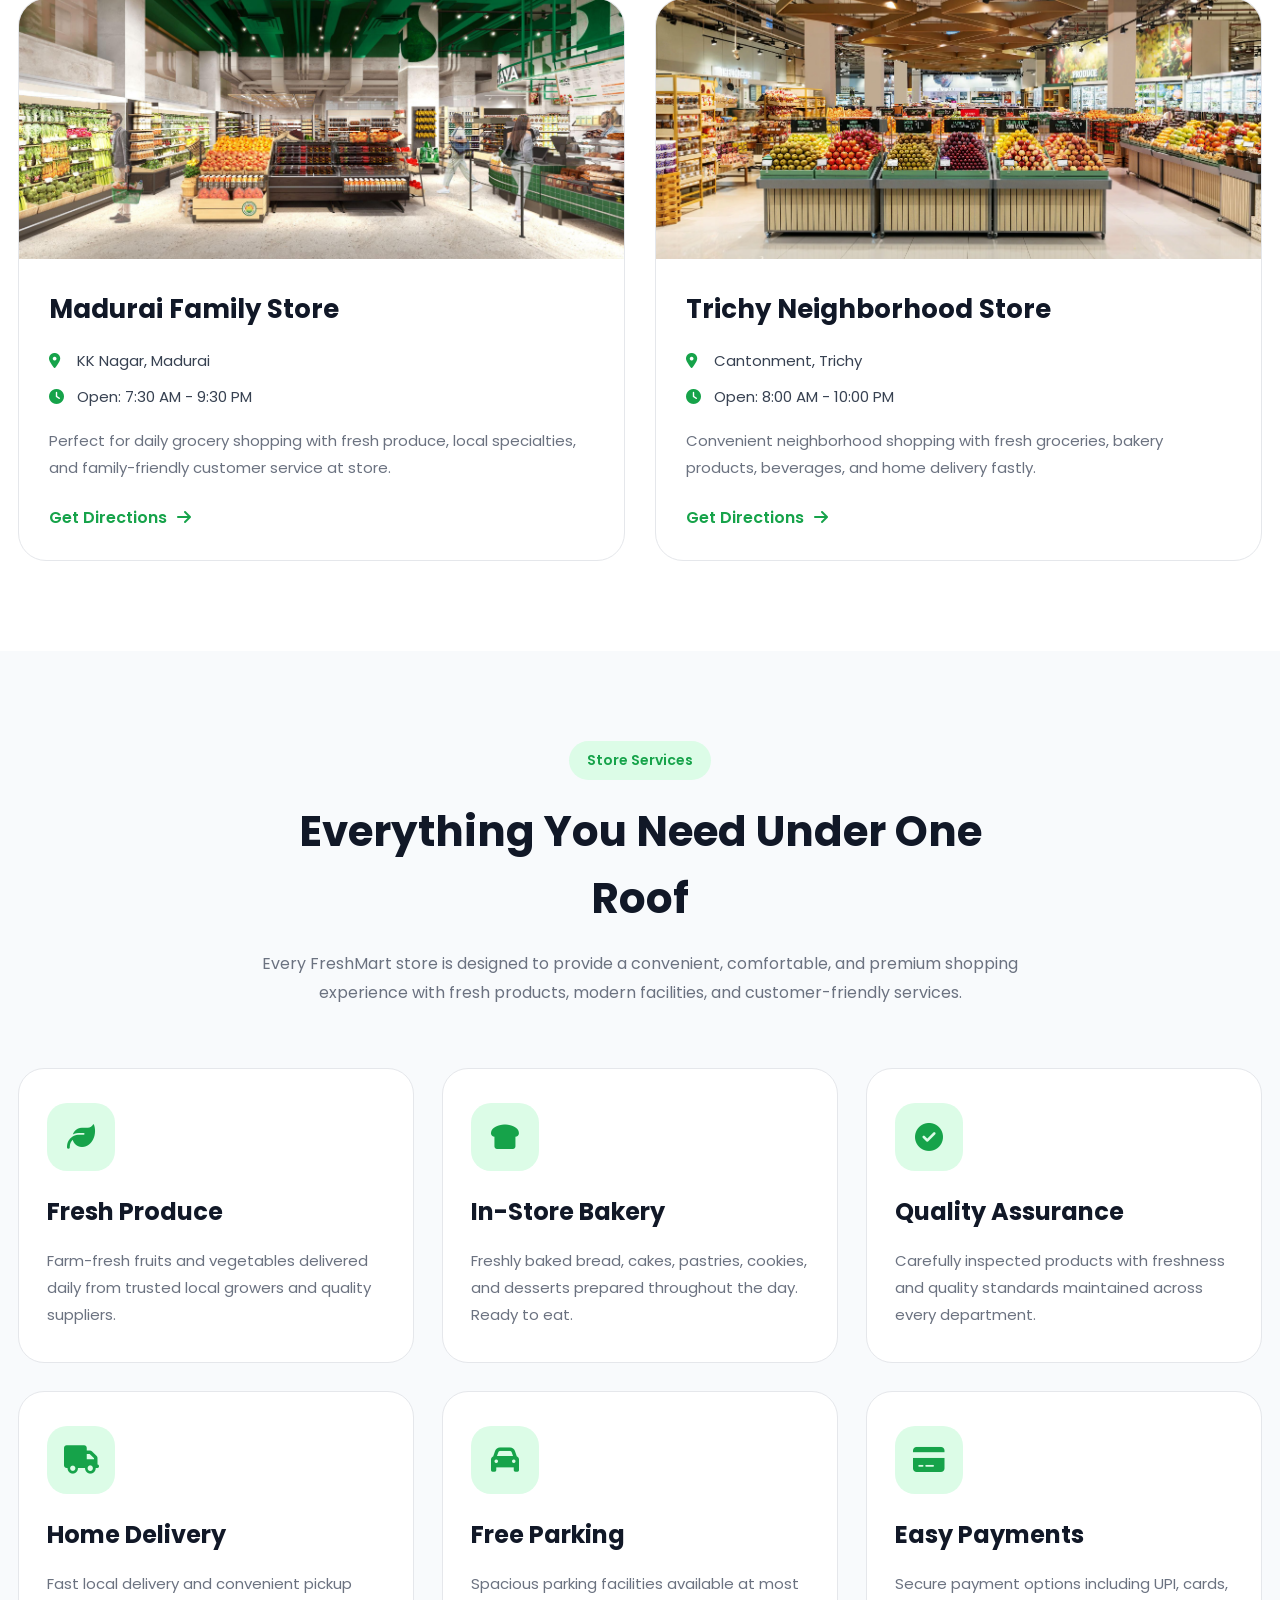
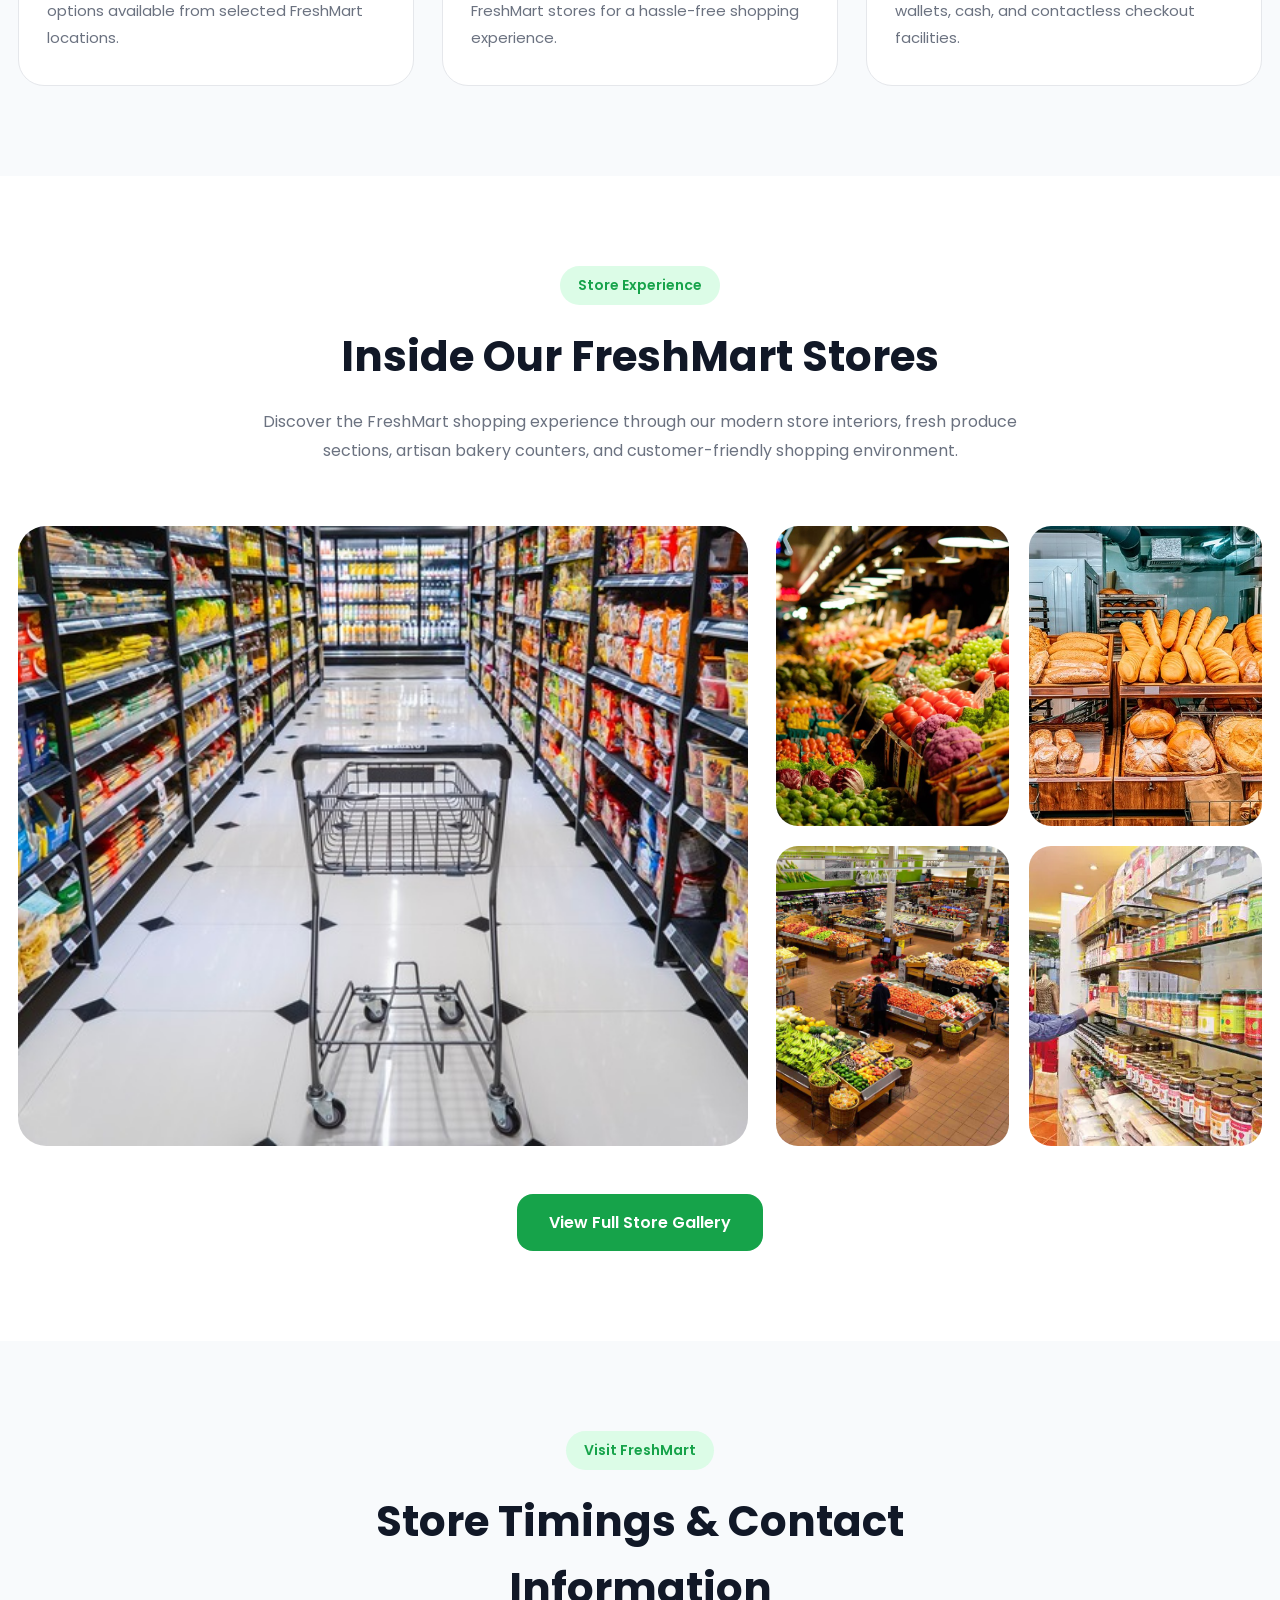
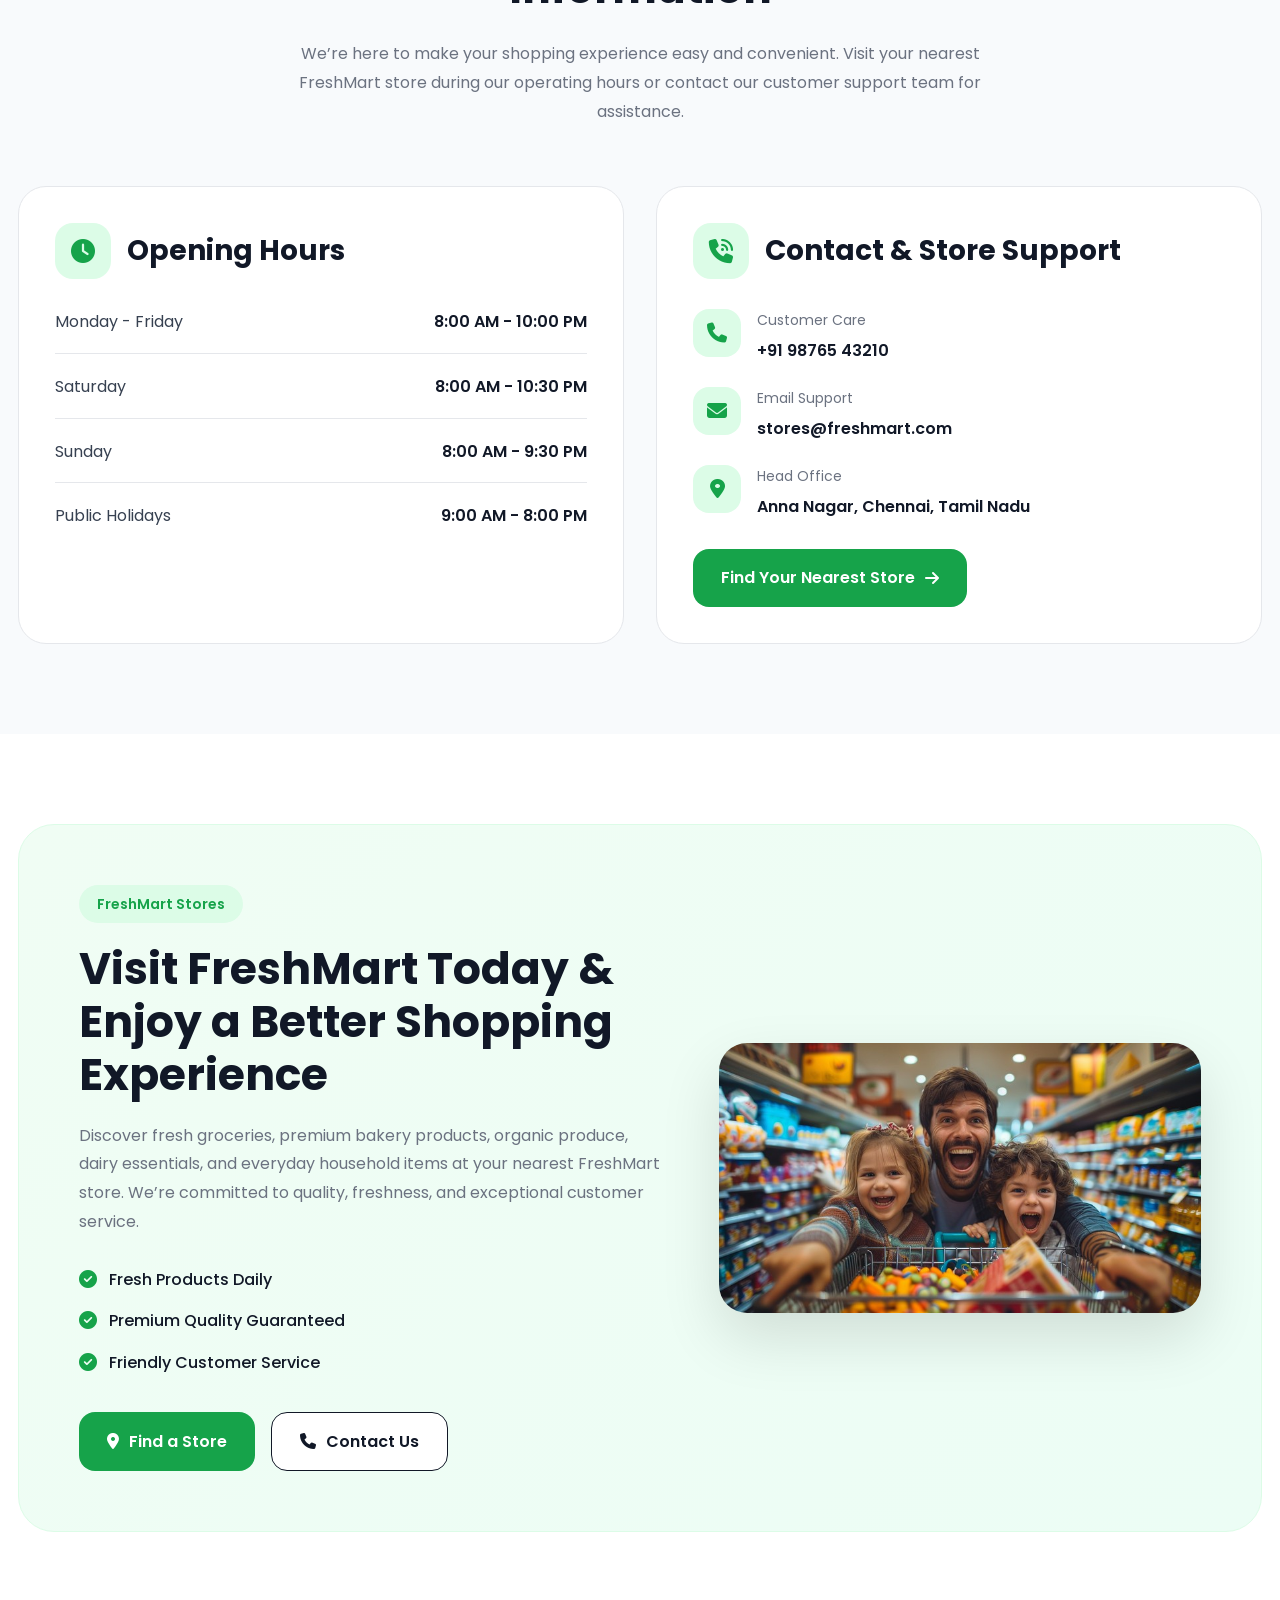
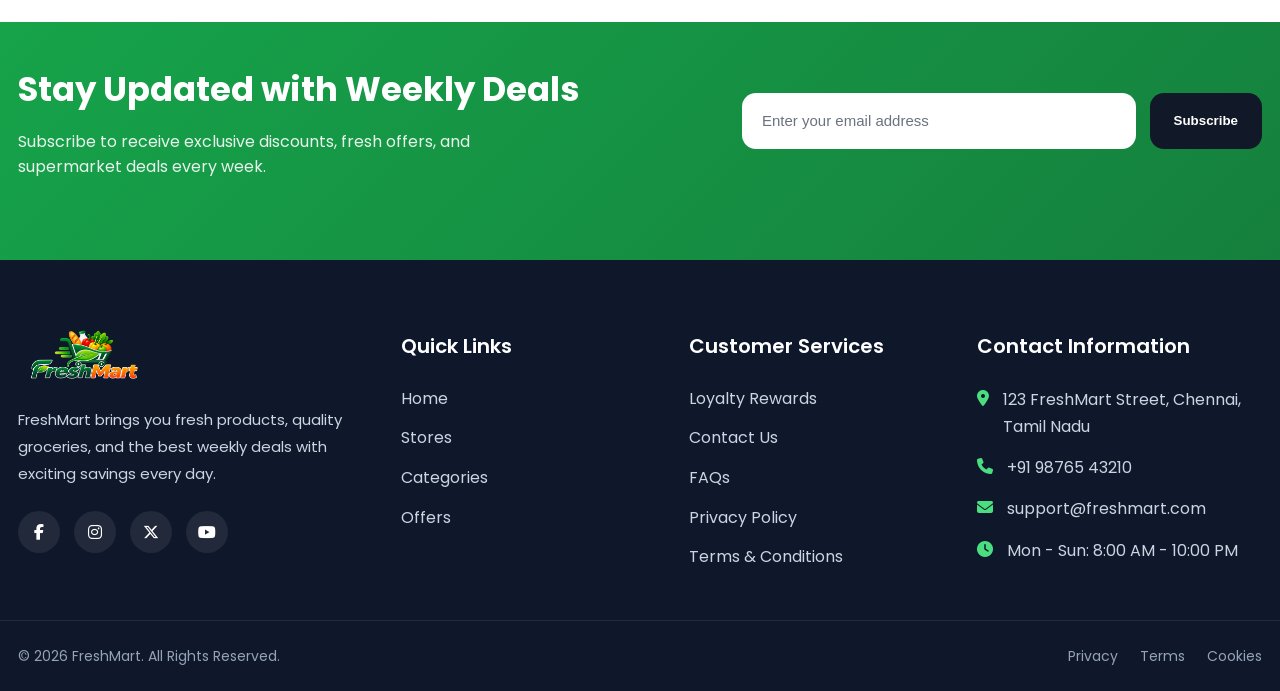
<file: stores.html>
<!DOCTYPE html>

<html lang="en">

<head>
  <meta charset="UTF-8">
  <meta name="viewport" content="width=device-width, initial-scale=1.0">
  <title>FreshMart - Supermarket Weekly Deals & Offers</title>

  <!-- Favicon -->

  <link rel="icon" type="image/png" href="images/logo.png">

  <!-- Google Fonts -->

  <link rel="preconnect" href="https://fonts.googleapis.com">
  <link rel="preconnect" href="https://fonts.gstatic.com" crossorigin>
  <link href="https://fonts.googleapis.com/css2?family=Poppins:wght@300;400;500;600;700;800&display=swap" rel="stylesheet">

  <!-- Font Awesome -->

  <link rel="stylesheet" href="https://cdnjs.cloudflare.com/ajax/libs/font-awesome/6.7.2/css/all.min.css">

  <!-- CSS -->

  <link rel="stylesheet" href="css/style.css">
  <link rel="stylesheet" href="css/responsive.css">
</head>

<body>

  <!-- ================= TOP BAR ================= -->

  <div class="topbar">
    <div class="container">
      <div class="topbar-content">


    <div class="topbar-left">
      <span><i class="fa-solid fa-location-dot"></i> Find a Store</span>
      <span><i class="fa-solid fa-clock"></i> Open: 8:00 AM - 10:00 PM</span>
    </div>

    <div class="topbar-right">
      <span><i class="fa-solid fa-phone"></i> +91 98765 43210</span>
    </div>

  </div>
</div>


  </div>

  <!-- ================= HEADER ================= -->

  <header class="header">
    <div class="container">


  <nav class="navbar">

    <!-- Logo -->
    <a href="index.html" class="logo">
      <img src="images/logo.png" alt="FreshMart Logo">

    </a>

    <!-- Navigation -->
    <ul class="nav-menu" id="nav-menu">

      <!-- Home Dropdown -->
      <li class="dropdown">
        <a href="#">
          Home
          <i class="fa-solid fa-chevron-down"></i>
        </a>

        <ul class="dropdown-menu">
          <li><a href="index.html">Home 1</a></li>
          <li><a href="home2.html">Home 2</a></li>
        </ul>
      </li>

      <li><a href="stores.html"class="active">Stores</a></li>
      <li><a href="categories.html">Categories</a></li>
      <li><a href="offers.html">Offers</a></li>
      <li><a href="loyalty.html">Loyalty Rewards</a></li>
      <li><a href="contact.html">Contact</a></li>

      <!-- Mobile Actions -->
      <li class="mobile-actions">
        <div class="mobile-action-buttons">

          <button id="rtl-toggle-mobile" class="icon-btn">
            RTL
          </button>

          <button id="theme-toggle-mobile" class="icon-btn">
            <i class="fa-solid fa-moon"></i>
          </button>

          <a href="login.html" class="btn btn-login">
            Login
          </a>

        </div>
      </li>

    </ul>

    <!-- Desktop Actions -->
    <div class="header-actions">

      <button id="rtl-toggle" class="icon-btn">
        RTL
      </button>

      <button id="theme-toggle" class="icon-btn">
        <i class="fa-solid fa-moon"></i>
      </button>

      <a href="login.html" class="btn btn-login">
        Login
      </a>

    </div>

    <!-- Hamburger -->
    <button class="menu-toggle" id="menu-toggle" aria-label="Open Menu">
      <span></span>
      <span></span>
      <span></span>
    </button>

  </nav>

</div>

</header>
<!-- ========================================
     STORE HERO BANNER
======================================== -->
<section class="store-hero">

  <div class="container">

    <div class="store-hero-content">

      <div class="store-text">


        <span class="hero-badge">
          FreshMart Store Network
        </span>

        <h1>Visit Your Nearest FreshMart Store</h1>

        <p>
          Explore our modern supermarket stores across Tamil Nadu featuring
          fresh groceries, organic produce, bakery products, dairy essentials,
          and a premium shopping experience for the whole family.
        </p>

        <div class="store-buttons">

          <a href="#locations" class="btn-primary">
            Find a Store
          </a>

          <a href="contact.html" class="btn-outline">
            Contact Us
          </a>

        </div>

        <div class="store-stats">

          <div class="stat-item">
            <h3>25+</h3>
            <p>Store Locations</p>
          </div>

          <div class="stat-item">
            <h3>1M+</h3>
            <p>Happy Customers</p>
          </div>

          <div class="stat-item">
            <h3>5000+</h3>
            <p>Fresh Products</p>
          </div>

        </div>

      </div>

      <div class="storehero-image">

        <img src="images/store-hero.jpg" alt="FreshMart Supermarket Store">

        <div class="storehero-card">
          <i class="fas fa-location-dot"></i>

          <div>
            <h4>Chennai Flagship Store</h4>
            <p>Anna Nagar • Open Today 8 AM - 10 PM</p>
          </div>
        </div>

      </div>

    </div>

  </div>

</section>

<!-- ========================================
     OUR STORE NETWORK
======================================== -->
<section class="network-section">
  <div class="container">

    <div class="network-header">
      <span class="network-badge">Our Presence</span>
      <h2>FreshMart Store Network Across Tamil Nadu</h2>
      <p>
        With multiple locations across major cities, FreshMart brings fresh
        groceries, premium quality products, and a convenient shopping experience
        closer to your neighborhood.
      </p>
    </div>

    <div class="network-layout">

      <div class="network-image-area">
        <img src="images/store-network.jpg" alt="FreshMart Store Network">
      </div>

      <div class="network-info-area">

        <div class="network-info-card">
          <h3>Serving Communities with Freshness</h3>
          <p>
            Our stores are designed to provide farm-fresh produce, quality groceries,
            bakery products, dairy essentials, and household items under one roof
            with exceptional customer service.
          </p>
        </div>

        <div class="network-stats-grid">

          <div class="network-stat-box">
            <h4>25+</h4>
            <p>Store Locations</p>
          </div>

          <div class="network-stat-box">
            <h4>12</h4>
            <p>Major Cities</p>
          </div>

          <div class="network-stat-box">
            <h4>1M+</h4>
            <p>Customers Served</p>
          </div>

          <div class="network-stat-box">
            <h4>5000+</h4>
            <p>Fresh Products</p>
          </div>

        </div>

      </div>

    </div>

  </div>
</section>

<!-- ========================================
     FRESHMART STORE LOCATOR
======================================== -->
<section class="locator-section" id="store-locator">
  <div class="container">

    <div class="locator-heading">
      <span class="locator-tag">Store Locator</span>
      <h2>Find Your Nearest FreshMart Store</h2>
      <p>
        Visit our conveniently located FreshMart stores across Tamil Nadu and
        enjoy fresh groceries, bakery products, organic produce, and premium
        supermarket services every day.
      </p>
    </div>

    <div class="locator-grid">

      <!-- Chennai -->
      <article class="locator-card">
        <div class="locator-photo">
          <img src="images/locate-chennai.jpg" alt="FreshMart Chennai">
        </div>

        <div class="locator-details">
          <h3>Chennai Flagship Store</h3>

          <div class="locator-info">
            <p><i class="fas fa-location-dot"></i> Anna Nagar, Chennai</p>
            <p><i class="fas fa-clock"></i> Open: 8:00 AM - 10:00 PM</p>
          </div>

          <p class="locator-description">
            A complete shopping destination with fresh vegetables, fruits,
            bakery items, dairy products, and same-day pickup services.
          </p>

          <a href="#" class="locator-button">
            Get Directions
            <i class="fas fa-arrow-right"></i>
          </a>
        </div>
      </article>

      <!-- Coimbatore -->
      <article class="locator-card">
        <div class="locator-photo">
          <img src="images/locate-coimbatore.jpg" alt="FreshMart Coimbatore">
        </div>

        <div class="locator-details">
          <h3>Coimbatore Store</h3>

          <div class="locator-info">
            <p><i class="fas fa-location-dot"></i> RS Puram, Coimbatore</p>
            <p><i class="fas fa-clock"></i> Open: 8:00 AM - 10:00 PM</p>
          </div>

          <p class="locator-description">
            Discover organic groceries, imported products, gourmet foods,
            and a premium supermarket shopping experience.
          </p>

          <a href="#" class="locator-button">
            Get Directions
            <i class="fas fa-arrow-right"></i>
          </a>
        </div>
      </article>

      <!-- Madurai -->
      <article class="locator-card">
        <div class="locator-photo">
          <img src="images/locate-madurai.jpg" alt="FreshMart Madurai">
        </div>

        <div class="locator-details">
          <h3>Madurai Family Store</h3>

          <div class="locator-info">
            <p><i class="fas fa-location-dot"></i> KK Nagar, Madurai</p>
            <p><i class="fas fa-clock"></i> Open: 7:30 AM - 9:30 PM</p>
          </div>

          <p class="locator-description">
            Perfect for daily grocery shopping with fresh produce,
            local specialties, and family-friendly customer service at store.
          </p>

          <a href="#" class="locator-button">
            Get Directions
            <i class="fas fa-arrow-right"></i>
          </a>
        </div>
      </article>

      <!-- Trichy -->
      <article class="locator-card">
        <div class="locator-photo">
          <img src="images/locate-trichy.jpg" alt="FreshMart Trichy">
        </div>

        <div class="locator-details">
          <h3>Trichy Neighborhood Store</h3>

          <div class="locator-info">
            <p><i class="fas fa-location-dot"></i> Cantonment, Trichy</p>
            <p><i class="fas fa-clock"></i> Open: 8:00 AM - 10:00 PM</p>
          </div>

          <p class="locator-description">
            Convenient neighborhood shopping with fresh groceries,
            bakery products, beverages, and home delivery fastly.
          </p>

          <a href="#" class="locator-button">
            Get Directions
            <i class="fas fa-arrow-right"></i>
          </a>
        </div>
      </article>

    </div>

  </div>
</section>

<!-- ========================================
     STORE FACILITIES & SERVICES
======================================== -->
<section class="facility-section">
  <div class="container">

    <div class="facility-header">
      <span class="facility-tag">Store Services</span>
      <h2>Everything You Need Under One Roof</h2>
      <p>
        Every FreshMart store is designed to provide a convenient, comfortable,
        and premium shopping experience with fresh products, modern facilities,
        and customer-friendly services.
      </p>
    </div>

    <div class="facility-grid">

      <div class="facility-card">
        <div class="facility-icon">
          <i class="fas fa-leaf"></i>
        </div>
        <h3>Fresh Produce</h3>
        <p>
          Farm-fresh fruits and vegetables delivered daily from trusted local
          growers and quality suppliers.
        </p>
      </div>

      <div class="facility-card">
        <div class="facility-icon">
          <i class="fas fa-bread-slice"></i>
        </div>
        <h3>In-Store Bakery</h3>
        <p>
          Freshly baked bread, cakes, pastries, cookies, and desserts prepared
          throughout the day. Ready to eat.
        </p>
      </div>

      <div class="facility-card">
        <div class="facility-icon">
          <i class="fas fa-circle-check"></i>
        </div>
        <h3>Quality Assurance</h3>
        <p>
          Carefully inspected products with freshness and quality standards
          maintained across every department.
        </p>
      </div>

      <div class="facility-card">
        <div class="facility-icon">
          <i class="fas fa-truck"></i>
        </div>
        <h3>Home Delivery</h3>
        <p>
          Fast local delivery and convenient pickup options available from
          selected FreshMart locations.
        </p>
      </div>

      <div class="facility-card">
        <div class="facility-icon">
          <i class="fas fa-car"></i>
        </div>
        <h3>Free Parking</h3>
        <p>
          Spacious parking facilities available at most FreshMart stores for
          a hassle-free shopping experience.
        </p>
      </div>

      <div class="facility-card">
        <div class="facility-icon">
          <i class="fas fa-credit-card"></i>
        </div>
        <h3>Easy Payments</h3>
        <p>
          Secure payment options including UPI, cards, wallets, cash, and
          contactless checkout facilities.
        </p>
      </div>

    </div>

  </div>
</section>


<!-- ========================================
     INSIDE OUR FRESHMART STORES
======================================== -->

<section class="showcase-section">
  <div class="container">

<div class="showcase-header">
  <span class="showcase-tag">Store Experience</span>
  <h2>Inside Our FreshMart Stores</h2>
  <p>
    Discover the FreshMart shopping experience through our modern store
    interiors, fresh produce sections, artisan bakery counters, and
    customer-friendly shopping environment.
  </p>
</div>

<div class="showcase-layout">

  <!-- Featured Image -->
  <div class="showcase-feature">
    <img src="images/showcase-main.jpg" alt="FreshMart Store Interior">

    <div class="showcase-overlay">
      <h3>Fresh & Modern Shopping</h3>
      <p>
        Spacious aisles, premium grocery collections, and a comfortable
        shopping experience for every customer.
      </p>
    </div>
  </div>

  <!-- Gallery Grid -->
  <div class="showcase-gallery">

    <div class="showcase-card">
      <img src="images/showcase-1.jpg" alt="Fresh Fruits">
      <div class="showcase-overlay">
        <h3>Fresh Fruits</h3>
        <p>Daily farm-fresh seasonal fruits</p>
      </div>
    </div>

    <div class="showcase-card">
      <img src="images/showcase-2.jpg" alt="Bakery Section">
      <div class="showcase-overlay">
        <h3>Bakery Corner</h3>
        <p>Fresh bread and pastries</p>
      </div>
    </div>

    <div class="showcase-card">
      <img src="images/showcase-3.jpg" alt="Organic Products">
      <div class="showcase-overlay">
        <h3>Organic Products</h3>
        <p>Healthy grocery selections</p>
      </div>
    </div>

    <div class="showcase-card">
      <img src="images/showcase-4.jpg" alt="Dairy & Beverages">
      <div class="showcase-overlay">
        <h3>Dairy & Beverages</h3>
        <p>Fresh dairy and drink collections</p>
      </div>
    </div>

  </div>

</div>

<div class="showcase-footer">
  <a href="gallery.html" class="btn-primary">
    View Full Store Gallery
  </a>
</div>

  </div>
</section>
<!-- ========================================
     STORE HOURS & CONTACT
======================================== -->
<section class="hours-section">
  <div class="container">

    <div class="hours-header">
      <span class="hours-tag">Visit FreshMart</span>
      <h2>Store Timings & Contact Information</h2>
      <p>
        We’re here to make your shopping experience easy and convenient.
        Visit your nearest FreshMart store during our operating hours or
        contact our customer support team for assistance.
      </p>
    </div>

    <div class="hours-layout">

      <!-- Store Hours -->
      <div class="hours-card">

        <div class="hours-card-head">
          <i class="fas fa-clock"></i>
          <h3>Opening Hours</h3>
        </div>

        <div class="hours-list">

          <div class="hours-row">
            <span>Monday - Friday</span>
            <strong>8:00 AM - 10:00 PM</strong>
          </div>

          <div class="hours-row">
            <span>Saturday</span>
            <strong>8:00 AM - 10:30 PM</strong>
          </div>

          <div class="hours-row">
            <span>Sunday</span>
            <strong>8:00 AM - 9:30 PM</strong>
          </div>

          <div class="hours-row">
            <span>Public Holidays</span>
            <strong>9:00 AM - 8:00 PM</strong>
          </div>

        </div>

      </div>

      <!-- Contact Details -->
      <div class="hours-card">

        <div class="hours-card-head">
          <i class="fas fa-phone-volume"></i>
          <h3>Contact & Store Support</h3>
        </div>

        <div class="hours-contact-list">

          <div class="hours-contact-item">
            <i class="fas fa-phone"></i>
            <div>
              <span>Customer Care</span>
              <p>+91 98765 43210</p>
            </div>
          </div>

          <div class="hours-contact-item">
            <i class="fas fa-envelope"></i>
            <div>
              <span>Email Support</span>
              <p>stores@freshmart.com</p>
            </div>
          </div>

          <div class="hours-contact-item">
            <i class="fas fa-location-dot"></i>
            <div>
              <span>Head Office</span>
              <p>Anna Nagar, Chennai, Tamil Nadu</p>
            </div>
          </div>

        </div>

        <a href="contact.html" class="hours-button">
          Find Your Nearest Store
          <i class="fas fa-arrow-right"></i>
        </a>

      </div>

    </div>

  </div>
</section>
<!-- ========================================
     VISIT FRESHMART TODAY
======================================== -->
<section class="visit-section">
  <div class="container">

    <div class="visit-wrapper">

      <div class="visit-content">

        <span class="visit-badge">FreshMart Stores</span>

        <h2>Visit FreshMart Today & Enjoy a Better Shopping Experience</h2>

        <p>
          Discover fresh groceries, premium bakery products, organic produce,
          dairy essentials, and everyday household items at your nearest
          FreshMart store. We’re committed to quality, freshness, and
          exceptional customer service.
        </p>

        <div class="visit-features">

          <div class="visit-feature-item">
            <i class="fas fa-circle-check"></i>
            <span>Fresh Products Daily</span>
          </div>

          <div class="visit-feature-item">
            <i class="fas fa-circle-check"></i>
            <span>Premium Quality Guaranteed</span>
          </div>

          <div class="visit-feature-item">
            <i class="fas fa-circle-check"></i>
            <span>Friendly Customer Service</span>
          </div>

        </div>

        <div class="visit-actions">

          <a href="stores.html" class="visit-primary-btn">
            <i class="fas fa-location-dot"></i>
            Find a Store
          </a>

          <a href="contact.html" class="visit-secondary-btn">
            <i class="fas fa-phone"></i>
            Contact Us
          </a>

        </div>

      </div>

      <div class="visit-visual">

        <img src="images/visit-freshmart.jpg" alt="FreshMart Shopping Experience">

      </div>

    </div>

  </div>
</section>


















<!-- ================= FOOTER START ================= -->

<footer class="footer">

  <!-- Newsletter -->

  <div class="footer-newsletter">
    <div class="container">
      <div class="newsletter-box">


    <div class="newsletter-content">
      <h2>Stay Updated with Weekly Deals</h2>
      <p>Subscribe to receive exclusive discounts, fresh offers, and supermarket deals every week.</p>
    </div>

    <form class="newsletter-form">
      <input type="email" placeholder="Enter your email address" required>
      <button type="submit" class="btn btn-subscribe">
        Subscribe
      </button>
    </form>

  </div>
</div>


  </div>

  <!-- Main Footer -->

  <div class="footer-main">
    <div class="container">

  <div class="footer-grid">

    <!-- Logo & About -->
    <div class="footer-col">
      <a href="index.html" class="footer-logo">
        <img src="images/logo.png" alt="FreshMart Logo">
      </a>

      <p>
        FreshMart brings you fresh products, quality groceries,
        and the best weekly deals with exciting savings every day.
      </p>

      <div class="footer-social">
        <a href="#"><i class="fab fa-facebook-f"></i></a>
        <a href="#"><i class="fab fa-instagram"></i></a>
        <a href="#"><i class="fab fa-x-twitter"></i></a>
        <a href="#"><i class="fab fa-youtube"></i></a>
      </div>
    </div>

    <!-- Quick Links -->
    <div class="footer-col">
      <h3>Quick Links</h3>

      <ul>
        <li><a href="index.html">Home</a></li>
        <li><a href="stores.html">Stores</a></li>
        <li><a href="categories.html">Categories</a></li>
        <li><a href="offers.html">Offers</a></li>
        
      </ul>
    </div>

    <!-- Customer Services -->
    <div class="footer-col">
      <h3>Customer Services</h3>

      <ul>
        <li><a href="loyalty.html">Loyalty Rewards</a></li>
        <li><a href="contact.html">Contact Us</a></li>
        <li><a href="#">FAQs</a></li>
        <li><a href="#">Privacy Policy</a></li>
        <li><a href="#">Terms & Conditions</a></li>
      </ul>
    </div>

    <!-- Contact -->
    <div class="footer-col">
      <h3>Contact Information</h3>

      <ul class="footer-contact">
        <li>
          <i class="fas fa-location-dot"></i>
          123 FreshMart Street, Chennai, Tamil Nadu
        </li>

        <li>
          <i class="fas fa-phone"></i>
          +91 98765 43210
        </li>

        <li>
          <i class="fas fa-envelope"></i>
          support@freshmart.com
        </li>

        <li>
          <i class="fas fa-clock"></i>
          Mon - Sun: 8:00 AM - 10:00 PM
        </li>
      </ul>
    </div>

  </div>

</div>


  </div>

  <!-- Footer Bottom -->

  <div class="footer-bottom">
    <div class="container">

  <div class="footer-bottom-content">
    <p>© 2026 FreshMart. All Rights Reserved.</p>

    <div class="footer-bottom-links">
      <a href="#">Privacy</a>
      <a href="#">Terms</a>
      <a href="#">Cookies</a>
    </div>
  </div>

</div>

  </div>

</footer>

<!-- ================= FOOTER END ================= -->
<!-- Scroll To Top -->
<button id="scrollTopBtn" class="scroll-top-btn" aria-label="Scroll to top">
    <i class="fa-solid fa-arrow-up"></i>
</button>

  <!-- JS -->

  <script src="js/script.js"></script>

</body>
</html>
</file>
<file: css/style.css>
/* ========================================
   GOOGLE FONT
======================================== */
@import url('https://fonts.googleapis.com/css2?family=Poppins:wght@300;400;500;600;700;800&display=swap');

/* ========================================
   CSS VARIABLES
======================================== */
:root{
  --primary:#16a34a;
  --primary-dark:#15803d;
  --secondary:#f59e0b;
  --accent:#ef4444;

  --white:#ffffff;
  --black:#111827;

  --text:#1f2937;
  --text-light:#6b7280;

  --bg:#f8fafc;
  --surface:#ffffff;
  --border:#e5e7eb;

  --shadow:0 8px 25px rgba(0,0,0,.08);
  --transition:all .3s ease;
}
html {
    scroll-behavior: smooth;
}
/* ========================================
   RESET
======================================== */
*{
  margin:0;
  padding:0;
  box-sizing:border-box;
}

html{
  scroll-behavior:smooth;
}

body{
  font-family:'Poppins',sans-serif;
  background:var(--bg);
  color:var(--text);
  line-height:1.6;
  transition:var(--transition);
}

img{
  max-width:100%;
  display:block;
}

a{
  text-decoration:none;
  color:inherit;
}

ul{
  list-style:none;
}

/* ========================================
   CONTAINER
======================================== */
.container{
  width:100%;
  max-width:1280px;
  margin:0 auto;
  padding:0 18px;
}

/* ========================================
   TOP BAR
======================================== */
.topbar{
  background:var(--primary);
  color:var(--white);
  font-size:14px;
}

.topbar-content{
  display:flex;
  align-items:center;
  justify-content:space-between;
  min-height:42px;
}

.topbar-left,
.topbar-right{
  display:flex;
  align-items:center;
  gap:22px;
}

.topbar i{
  margin-right:6px;
}

/* ========================================
   HEADER
======================================== */
.header{
  position:sticky;
  top:0;
  z-index:1000;
  background:var(--surface);
  border-bottom:1px solid var(--border);
  box-shadow:0 2px 10px rgba(0,0,0,.04);
}

.navbar{
  display:grid;
  grid-template-columns:210px 1fr 210px;
  align-items:center;
  min-height:79px;
  height: 95px;
  padding: 0 20px;
  gap:20px;
}

/* ========================================
   LOGO
======================================== */
.logo{
  display:flex;
  align-items:center;
  justify-self:start;
  gap: 12px;
  
}

.logo img{
  width:120px;
  height:120px;
  object-fit:contain;
}


/* ========================================
   NAVIGATION
======================================== */
.nav-menu{
  display:flex;
  justify-content:center;
  align-items:center;
  gap:34px;
}

.nav-menu li{
  position:relative;
}

.nav-menu a{
  display:inline-flex;
  align-items:center;
  gap:6px;
  padding:10px 0;
  font-size:15px;
  font-weight:500;
  color:var(--text);
  white-space:nowrap;
  transition:var(--transition);
}

.nav-menu a:hover{
  color:var(--primary);
}

.nav-menu a::after{
  content:'';
  position:absolute;
  left:0;
  bottom:0;
  width:0;
  height:2px;
  background:var(--primary);
  transition:var(--transition);
}

.nav-menu a:hover::after{
  width:100%;
}

/* Active menu */
.nav-menu a.active{
  color:#16a34a;
  font-weight:600;
}

/* Active dropdown item */
.dropdown-menu a.active{
  color:#16a34a;
  background:#dcfce7;
  border-radius:8px;
}

/* ========================================
   DROPDOWN
======================================== */
.dropdown-menu{
  position:absolute;
  top:115%;
  left:0;
  min-width:180px;
  background:var(--surface);
  border:1px solid var(--border);
  border-radius:16px;
  padding:10px;
  box-shadow:var(--shadow);

  opacity:0;
  visibility:hidden;
  transform:translateY(10px);
  transition:var(--transition);
}

.dropdown:hover .dropdown-menu{
  opacity:1;
  visibility:visible;
  transform:translateY(0);
}

.dropdown-menu li a{
  width:100%;
  padding:10px 14px;
  border-radius:10px;
}

.dropdown-menu li a:hover{
  background:#f0fdf4;
  color:var(--primary);
}

.dropdown-menu li a::after{
  display:none;
}

/* ========================================
   HEADER ACTIONS
======================================== */
.header-actions{
  display:flex;
  align-items:center;
  justify-content:flex-end;
  gap:12px;
  justify-self:end;
}

.icon-btn{
  width:42px;
  height:42px;
  border:1px solid var(--primary);
  background:var(--surface);
  border-radius:12px;
  display:flex;
  align-items:center;
  justify-content:center;
  cursor:pointer;
  color:var(--text);
  font-weight:600;
  transition:var(--transition);
}

.icon-btn:hover{
  background:var(--primary);
  color:var(--white);
  border-color:var(--primary);
}

#rtl-toggle{
  width:auto;
  padding:0 14px;
  font-size:14px;
}

/* ========================================
   BUTTON
======================================== */
.btn{
  display:inline-flex;
  align-items:center;
  justify-content:center;
  padding:11px 22px;
  border-radius:12px;
  font-weight:600;
  transition:var(--transition);
}

.btn-login{
  background:var(--primary);
  color:var(--white);
}

.btn-login:hover{
  background:var(--primary-dark);
}

/* ========================================
   MOBILE ACTIONS
======================================== */
.mobile-actions{
  display:none;
}

/* ========================================
   HAMBURGER
======================================== */
/* ========================================
   HAMBURGER MENU
======================================== */

.menu-toggle{
  display:none;
  width:44px;
  height:44px;
  border:none;
  background:transparent;
  cursor:pointer;
  position:relative;
  z-index:1001;
}

.menu-toggle span{
  position:absolute;
  left:10px;
  width:24px;
  height:2px;
  background:var(--text);
  transition: 0.3s ease;
}

.menu-toggle span:nth-child(1){
  top:14px;
}

.menu-toggle span:nth-child(2){
  top:21px;
}

.menu-toggle span:nth-child(3){
  top:28px;
}

/* Close (X) icon */
.menu-toggle.active span:nth-child(1){
  top:21px;
  transform: translateY(7px) rotate(45deg);
}

.menu-toggle.active span:nth-child(2){
  opacity:0;
}

.menu-toggle.active span:nth-child(3){
  top:21px;
  transform: translateY(-7px) rotate(-45deg);
}

/* ========================================
   DARK MODE
======================================== */
body.dark-mode{
  --bg:#0f172a;
  --surface:#111827;
  --border:#374151;

  --text:#f8fafc;
  --text-light:#cbd5e1;

  --shadow:0 10px 30px rgba(0,0,0,.35);
}

body.dark-mode .topbar{
  background:#166534;
}

body.dark-mode .header{
  background:var(--surface);
  border-color:var(--border);
}

body.dark-mode .logo span{
  color:#4ade80;
}

body.dark-mode .nav-menu li a{
  color:var(--white);
}

body.dark-mode .nav-menu a:hover{
  color:#4ade80;
}

body.dark-mode .nav-menu a::after{
  background:#4ade80;
}

body.dark-mode .dropdown-menu{
  background:#1f2937;
  border-color:#374151;
  color: var(--white);
}
body.dark-mode .dropdown-menu a{
  color: var(--white);
}
body.dark-mode .dropdown-menu li a:hover{
  background:#14532d;
  color:#4ade80;
}

body.dark-mode .icon-btn{
  background:#1f2937;
  border-color:var(--primary);
  color:var(--text);
}

body.dark-mode .icon-btn:hover{
  background:#16a34a;
  border-color:#16a34a;
  color:var(--white);
}

body.dark-mode .btn-login{
  background:#16a34a;
}

body.dark-mode .btn-login:hover{
  background:#15803d;
}

body.dark-mode .menu-toggle span{
  background:var(--text);
}
body.dark-mode .menu-toggle{
  background-color: #020617;
}
/* ========================================
   DARK MODE - MOBILE MENU
======================================== */


/* Dark mode */
body.dark-mode .nav-menu a.active{
  color:#4ade80;
}

body.dark-mode .dropdown-menu a.active{
  background:rgba(34,197,94,.15);
  color:#4ade80;
}

/******footer*********/


/* ========================================
   FOOTER
======================================== */

.footer{
  background:#0f172a;
  color:#e5e7eb;
  margin-top:0px;
}

/* ========================================
   NEWSLETTER
======================================== */

.footer-newsletter{
  background:linear-gradient(135deg,#16a34a,#15803d);
  padding:40px 0 80px;
  
}

.newsletter-box{
  display:flex;
  align-items:center;
  justify-content:space-between;
  gap:40px;
}

.newsletter-content h2{
  color:#ffffff;
  font-size:34px;
  font-weight:700;
  margin-bottom:12px;
}

.newsletter-content p{
  color:rgba(255,255,255,0.9);
  font-size:16px;
  max-width:520px;
}

.newsletter-form{
  display:flex;
  align-items:center;
  gap:14px;
  width:100%;
  max-width:520px;
}

.newsletter-form input{
  flex:1;
  height:56px;
  border:none;
  outline:none;
  padding:0 20px;
  border-radius:14px;
  font-size:15px;
  color:#111827;
  background:#ffffff;
}

.newsletter-form input::placeholder{
  color:#6b7280;
}

.btn-subscribe{
  height:56px;
  padding:0 24px;
  border:none;
  border-radius:14px;
  background:#111827;
  color:#ffffff;
  font-weight:600;
  cursor:pointer;
  transition:all .3s ease;
}

.btn-subscribe:hover{
  background:#1f2937;
}

/* ========================================
   FOOTER MAIN
======================================== */

.footer-main{
  padding:70px 0 50px;
  margin-bottom: 0;
}

.footer-grid{
  display:grid;
  grid-template-columns:1.4fr 1fr 1fr 1.2fr;
  gap:50px;
}

.footer-col h3{
  color:#ffffff;
  font-size:20px;
  font-weight:600;
  margin-bottom:24px;
}

.footer-logo{
  display:inline-block;
  margin-bottom:20px;
}

.footer-logo img{
  width:130px;
  height:auto;
}

.footer-col p{
  color:#cbd5e1;
  font-size:15px;
  line-height:1.8;
  margin-bottom:24px;
}

/* ========================================
   SOCIAL
======================================== */

.footer-social{
  display:flex;
  align-items:center;
  gap:14px;
}

.footer-social a{
  width:42px;
  height:42px;
  border-radius:50%;
  background:rgba(255,255,255,0.08);
  display:flex;
  align-items:center;
  justify-content:center;
  color:#ffffff;
  transition:all .3s ease;
}

.footer-social a:hover{
  background:#16a34a;
  transform:translateY(-3px);
}

/* ========================================
   LINKS
======================================== */

.footer-col ul{
  display:flex;
  flex-direction:column;
  gap:14px;
}

.footer-col ul li a{
  color:#cbd5e1;
  transition:all .3s ease;
}

.footer-col ul li a:hover{
  color:#4ade80;
  padding-left:6px;
}

/* ========================================
   CONTACT
======================================== */

.footer-contact li{
  display:flex;
  align-items:flex-start;
  gap:12px;
  color:#cbd5e1;
  line-height:1.7;
}

.footer-contact i{
  color:#4ade80;
  margin-top:4px;
  width:18px;
}

/* ========================================
   FOOTER BOTTOM
======================================== */

.footer-bottom{
  border-top:1px solid rgba(255,255,255,0.08);
  padding:24px 0;
}

.footer-bottom-content{
  display:flex;
  align-items:center;
  justify-content:space-between;
  gap:20px;
}

.footer-bottom p{
  color:#94a3b8;
  font-size:14px;
}

.footer-bottom-links{
  display:flex;
  align-items:center;
  gap:22px;
}

.footer-bottom-links a{
  color:#94a3b8;
  font-size:14px;
  transition:all .3s ease;
}

.footer-bottom-links a:hover{
  color:#4ade80;
}

/* ========================================
   DARK MODE FOOTER
======================================== */

body.dark-mode .footer{
  background:#020617;
}

body.dark-mode .footer-newsletter{
  background:linear-gradient(135deg,#166534,#14532d);
}

body.dark-mode .newsletter-form input{
  background:#111827;
  color:#f8fafc;
}

body.dark-mode .newsletter-form input::placeholder{
  color:#9ca3af;
}

body.dark-mode .btn-subscribe{
  background:#22c55e;
  color:#ffffff;
}

body.dark-mode .btn-subscribe:hover{
  background:#16a34a;
}

body.dark-mode .footer-col p,
body.dark-mode .footer-col ul li a,
body.dark-mode .footer-contact li{
  color:#cbd5e1;
}

body.dark-mode .footer-bottom{
  border-color:#1e293b;
}

body.dark-mode .footer-bottom p,
body.dark-mode .footer-bottom-links a{
  color:#94a3b8;
}

body.dark-mode .footer-bottom-links a:hover{
  color:#4ade80;
}





/******HOME1********

/* ========================================
   HERO SLIDER
======================================== */

.hero-slider{
  position:relative;
  width:100%;
  height:720px;
  overflow:hidden;
}

.slider-wrapper{
  position:relative;
  width:100%;
  height:100%;
}

.slide{
  position:absolute;
  inset:0;
  background-size:cover;
  background-position:center;
  background-repeat:no-repeat;
  opacity:0;
  visibility:hidden;
  transition:opacity .8s ease, visibility .8s ease;
}

.slide.active{
  opacity:1;
  visibility:visible;
}

.overlay{
  position:absolute;
  inset:0;
  background:linear-gradient(90deg,
    rgba(15,23,42,.78) 0%,
    rgba(15,23,42,.58) 45%,
    rgba(15,23,42,.28) 100%);
}

.hero-slider .container{
  position:relative;
  z-index:2;
  height:100%;
  display:flex;
  align-items:center;
}

.hero-content{
  max-width:620px;
  color:#ffffff;
}

.offer-badge{
  display:inline-flex;
  align-items:center;
  justify-content:center;
  background:#16a34a;
  color:#ffffff;
  padding:10px 18px;
  border-radius:999px;
  font-size:14px;
  font-weight:600;
  margin-bottom:24px;
}

.hero-content h1{
  font-size:60px;
  line-height:1.08;
  font-weight:800;
  margin-bottom:22px;
  letter-spacing:-1px;
}

.hero-content p{
  font-size:18px;
  line-height:1.8;
  color:#e5e7eb;
  margin-bottom:34px;
  max-width:560px;
}

.hero-buttons{
  display:flex;
  align-items:center;
  gap:16px;
  margin-bottom:40px;
}

.btn-primary{
  background:#16a34a;
  color:#ffffff;
  padding:16px 28px;
  border-radius:14px;
  font-weight:600;
  transition:all .3s ease;
}

.btn-primary:hover{
  background:#15803d;
  transform:translateY(-2px);
}

.btn-outline{
  border:2px solid rgba(255,255,255,.75);
  color:#ffffff;
  padding:16px 28px;
  border-radius:14px;
  font-weight:600;
  transition:all .3s ease;
}

.btn-outline:hover{
  background:#ffffff;
  color:#111827;
}

.hero-features{
  display:flex;
  align-items:center;
  gap:24px;
  flex-wrap:wrap;
}

.feature-item{
  display:flex;
  align-items:center;
  gap:10px;
  color:#f8fafc;
  font-weight:500;
}

.feature-item i{
  width:42px;
  height:42px;
  border-radius:50%;
  background:rgba(255,255,255,.15);
  display:flex;
  align-items:center;
  justify-content:center;
  color:#4ade80;
}

/* ========================================
   SLIDER ARROWS
======================================== */

.slider-arrow{
  position:absolute;
  top:50%;
  transform:translateY(-50%);
  width:56px;
  height:56px;
  border:none;
  border-radius:50%;
  background:rgba(255,255,255,.15);
  color:#ffffff;
  display:flex;
  align-items:center;
  justify-content:center;
  cursor:pointer;
  backdrop-filter:blur(8px);
  transition:all .3s ease;
  z-index:5;
}

.slider-arrow:hover{
  background:#16a34a;
}

.prev-slide{
  left:30px;
}

.next-slide{
  right:30px;
}

/* ========================================
   SLIDER DOTS
======================================== */

.slider-dots{
  position:absolute;
  left:50%;
  bottom:34px;
  transform:translateX(-50%);
  display:flex;
  align-items:center;
  gap:12px;
  z-index:5;
}

.dot{
  width:12px;
  height:12px;
  border-radius:50%;
  background:rgba(255,255,255,.5);
  cursor:pointer;
  transition:all .3s ease;
}

.dot.active{
  width:34px;
  border-radius:999px;
  background:#16a34a;
}

/* ========================================
   DARK MODE
======================================== */

body.dark-mode .overlay{
  background:linear-gradient(90deg,
    rgba(2,6,23,.85) 0%,
    rgba(2,6,23,.65) 45%,
    rgba(2,6,23,.35) 100%);
}

body.dark-mode .offer-badge{
  background:#22c55e;
}

body.dark-mode .btn-primary{
  background:#22c55e;
}

body.dark-mode .btn-primary:hover{
  background:#16a34a;
}

body.dark-mode .slider-arrow{
  background:rgba(17,24,39,.6);
}

body.dark-mode .slider-arrow:hover{
  background:#22c55e;
}

body.dark-mode .dot.active{
  background:#22c55e;
}


/* ========================================
   SHOP BY CATEGORIES
======================================== */

.categories-section{
  padding:90px 0;
  background:#f8fafc;
}

.section-header{
  text-align:center;
  max-width:700px;
  margin:0 auto 60px;
}

.section-badge{
  display:inline-flex;
  align-items:center;
  justify-content:center;
  padding:8px 16px;
  background:#dcfce7;
  color:#16a34a;
  border-radius:999px;
  font-size:14px;
  font-weight:600;
  margin-bottom:18px;
}

.section-header h2{
  font-size:42px;
  font-weight:700;
  color:#111827;
  margin-bottom:16px;
}

.section-header p{
  font-size:16px;
  color:#6b7280;
  line-height:1.8;
}

/* ========================================
   CATEGORY GRID
======================================== */

.categories-grid{
  display:grid;
  grid-template-columns:repeat(4,1fr);
  gap:28px;
}

.category-card{
  background:#ffffff;
  border:1px solid #e5e7eb;
  border-radius:24px;
  padding:32px 24px;
  text-align:center;
  transition:all .35s ease;
  display:flex;
  flex-direction:column;
  align-items:center;
  justify-content:center;
  min-height:260px;
  position:relative;
  overflow:hidden;
}

.category-card::before{
  content:"";
  position:absolute;
  top:0;
  left:0;
  width:100%;
  height:4px;
  background:#16a34a;
  transform:scaleX(0);
  transform-origin:left;
  transition:transform .35s ease;
}

.category-card:hover{
  transform:translateY(-8px);
  border-color:#16a34a;
  box-shadow:0 20px 45px rgba(22,163,74,.15);
}

.category-card:hover::before{
  transform:scaleX(1);
}

/* ========================================
   CATEGORY CARD IMAGE
======================================== */

.category-card{
  background:#ffffff;
  border:1px solid #e5e7eb;
  border-radius:22px;
  overflow:hidden;
  padding:0;
  text-align:center;
  transition:all .35s ease;
  min-height:300px;
}

.category-image{
  width:100%;
  height:180px;
  overflow:hidden;
  border-radius:22px 22px 0 0;
  background:#f3f4f6;
}

.category-image img{
  width:100%;
  height:100%;
  object-fit:cover;
  display:block;
  transition:transform .35s ease;
}

.category-card:hover .category-image img{
  transform:scale(1.08);
}

.category-card h3{
  font-size:22px;
  font-weight:600;
  color:#111827;
  margin:22px 0 10px;
}

.category-card p{
  color:#6b7280;
  font-size:15px;
  margin-bottom:24px;
}
/* ========================================
   CATEGORY TEXT
======================================== */

.category-card h3{
  font-size:20px;
  font-weight:600;
  color:#111827;
  margin-bottom:10px;
}

.category-card p{
  color:#6b7280;
  font-size:15px;
}

/* ========================================
   ACTION BUTTON
======================================== */

.categories-action{
  text-align:center;
  margin-top:50px;
}

.categories-action .btn-primary{
  display:inline-flex;
  align-items:center;
  justify-content:center;
  width:auto;
  min-width:220px;
  padding:16px 32px;
  border-radius:14px;
  background:#16a34a;
  color:#ffffff;
  font-weight:600;
  transition:all .3s ease;
}

.categories-action .btn-primary:hover{
  background:#15803d;
  transform:translateY(-2px);
}

/* ========================================
   DARK MODE
======================================== */

body.dark-mode .categories-section{
  background:#020617;
}

body.dark-mode .section-badge{
  background:#14532d;
  color:#86efac;
}

body.dark-mode .section-header h2{
  color:#f8fafc;
}

body.dark-mode .section-header p{
  color:#cbd5e1;
}

body.dark-mode .category-card{
  background:#111827;
  border-color:#1f2937;
}

body.dark-mode .category-card:hover{
  border-color:#22c55e;
  box-shadow:0 20px 45px rgba(34,197,94,.18);
}

body.dark-mode .category-card::before{
  background:#22c55e;
}

body.dark-mode .category-image{
  background:#1f2937;
}

body.dark-mode .category-card:hover .category-image{
  background:#22c55e;
}

body.dark-mode .category-card h3{
  color:#f8fafc;
}

body.dark-mode .category-card p{
  color:#cbd5e1;
}

body.dark-mode .categories-action .btn-primary{
  background:#22c55e;
}

body.dark-mode .categories-action .btn-primary:hover{
  background:#16a34a;
}



/* ========================================
   WEEKLY DEALS & OFFERS
======================================== */

.weekly-deals-section{
  padding:90px 0;
  background:#ffffff;
}

/* ========================================
   DEALS GRID
======================================== */

.home1deals-grid{
  display:grid;
  grid-template-columns:repeat(2,1fr);
  gap:32px;
}

/* ========================================
   DEAL CARD
======================================== */

.home1deal-card{
  background:#ffffff;
  border:1px solid #e5e7eb;
  border-radius:24px;
  overflow:hidden;
  transition:all .35s ease;
  display:flex;
  flex-direction:column;
  box-shadow:0 8px 24px rgba(15,23,42,.05);
}

.home1deal-card:hover{
  transform:translateY(-8px);
  border-color:#16a34a;
  box-shadow:0 20px 45px rgba(22,163,74,.15);
}

/* ========================================
   DEAL IMAGE
======================================== */

.home1deal-image{
  position:relative;
  width:100%;
  height:260px;
  overflow:hidden;
}

.home1deal-image img{
  width:100%;
  height:100%;
  object-fit:cover;
  transition:transform .4s ease;
}

.home1deal-card:hover .deal-image img{
  transform:scale(1.08);
}

/* ========================================
   DISCOUNT BADGE
======================================== */

.discount-badge{
  position:absolute;
  top:18px;
  left:18px;
  background:#dc2626;
  color:#ffffff;
  padding:8px 14px;
  border-radius:999px;
  font-size:13px;
  font-weight:700;
  letter-spacing:.3px;
}

/* ========================================
   DEAL CONTENT
======================================== */

.home1deal-content{
  padding:28px;
  display:flex;
  flex-direction:column;
  flex:1;
}

.deal-category{
  display:inline-block;
  color:#16a34a;
  font-size:14px;
  font-weight:600;
  margin-bottom:12px;
}

.home1deal-content h3{
  font-size:24px;
  font-weight:700;
  color:#111827;
  margin-bottom:14px;
}

.home1deal-content p{
  color:#6b7280;
  font-size:15px;
  line-height:1.7;
  margin-bottom:22px;
}

/* ========================================
   PRICE
======================================== */

.home1deal-price{
  display:flex;
  align-items:center;
  gap:12px;
  margin-bottom:18px;
}

.current-price{
  font-size:28px;
  font-weight:700;
  color:#16a34a;
}

.old-price{
  font-size:18px;
  color:#9ca3af;
  text-decoration:line-through;
}

/* ========================================
   META
======================================== */

.home1deal-meta{
  display:flex;
  align-items:center;
  gap:8px;
  color:#6b7280;
  font-size:14px;
  margin-bottom:24px;
}

.home1deal-meta i{
  color:#16a34a;
}

/* ========================================
   BUTTON
======================================== */

.home1deal-content .btn-primary{
  margin-top:auto;
  width:100%;
  justify-content:center;
  padding:15px 20px;
  border-radius:14px;
  background:#16a34a;
  color:#ffffff;
  font-weight:600;
  transition:all .3s ease;
}

.home1deal-content .btn-primary:hover{
  background:#15803d;
}

/* ========================================
   ACTION BUTTON
======================================== */

.deals-action{
  text-align:center;
  margin-top:50px;
}

.deals-action .btn-primary{
  display:inline-flex;
  align-items:center;
  justify-content:center;
  padding:16px 30px;
  border-radius:14px;
  background:#16a34a;
  color:#ffffff;
  font-weight:600;
  transition:all .3s ease;
}

.deals-action .btn-primary:hover{
  background:#15803d;
  transform:translateY(-2px);
}

/* ========================================
   DARK MODE
======================================== */

body.dark-mode .weekly-deals-section{
  background:#020617;
}

body.dark-mode .home1deal-card{
  background:#111827;
  border-color:#1f2937;
  box-shadow:none;
}

body.dark-mode .home1deal-card:hover{
  border-color:#22c55e;
  box-shadow:0 20px 45px rgba(34,197,94,.18);
}

body.dark-mode .home1deal-content h3{
  color:#f8fafc;
}

body.dark-mode .home1deal-content p,
body.dark-mode .home1deal-meta{
  color:#cbd5e1;
}

body.dark-mode .deal-category,
body.dark-mode .current-price,
body.dark-mode .deal-meta i{
  color:#22c55e;
}

body.dark-mode .old-price{
  color:#94a3b8;
}

body.dark-mode .deal-content .btn-primary,
body.dark-mode .deals-action .btn-primary{
  background:#22c55e;
}

body.dark-mode .deal-content .btn-primary:hover,
body.dark-mode .deals-action .btn-primary:hover{
  background:#16a34a;
}




/* ========================================
   FEATURED PRODUCTS
======================================== */

.featured-products-section{
  padding:90px 0;
  background:#f8fafc;
}

/* ========================================
   PRODUCT FILTERS
======================================== */

.product-filters{
  display:flex;
  align-items:center;
  justify-content:center;
  gap:14px;
  flex-wrap:wrap;
  margin-bottom:50px;
}

.filter-btn{
  padding:12px 24px;
  border:1px solid #d1d5db;
  border-radius:999px;
  background:#ffffff;
  color:#374151;
  font-size:15px;
  font-weight:600;
  cursor:pointer;
  transition:all .3s ease;
}

.filter-btn:hover,
.filter-btn.active{
  background:#16a34a;
  border-color:#16a34a;
  color:#ffffff;
}

/* ========================================
   PRODUCTS GRID
======================================== */

.products-grid{
  display:grid;
  grid-template-columns:repeat(4,1fr);
  gap:28px;
}

/* ========================================
   PRODUCT CARD
======================================== */

.product-card{
  background:#ffffff;
  border:1px solid #e5e7eb;
  border-radius:24px;
  overflow:hidden;
  transition:all .35s ease;
  display:flex;
  flex-direction:column;
  box-shadow:0 8px 24px rgba(15,23,42,.05);
}

.product-card:hover{
  transform:translateY(-8px);
  border-color:#16a34a;
  box-shadow:0 20px 45px rgba(22,163,74,.15);
}

/* ========================================
   PRODUCT IMAGE
======================================== */

.product-image{
  position:relative;
  width:100%;
  height:240px;
  overflow:hidden;
  background:#f8fafc;
}

.product-image img{
  width:100%;
  height:100%;
  object-fit:cover;
  transition:transform .4s ease;
}

.product-card:hover .product-image img{
  transform:scale(1.08);
}

/* ========================================
   PRODUCT BADGE
======================================== */

.product-badge{
  position:absolute;
  top:16px;
  left:16px;
  background:#dc2626;
  color:#ffffff;
  padding:7px 12px;
  border-radius:999px;
  font-size:12px;
  font-weight:700;
  letter-spacing:.3px;
}

/* ========================================
   PRODUCT CONTENT
======================================== */

.product-content{
  padding:24px;
  display:flex;
  flex-direction:column;
  flex:1;
}

.product-category{
  display:inline-block;
  color:#16a34a;
  font-size:14px;
  font-weight:600;
  margin-bottom:10px;
}

.product-content h3{
  font-size:22px;
  font-weight:700;
  color:#111827;
  margin-bottom:14px;
  line-height:1.4;
}

/* ========================================
   PRODUCT RATING
======================================== */

.product-rating{
  display:flex;
  align-items:center;
  gap:4px;
  margin-bottom:18px;
}

.product-rating i{
  color:#f59e0b;
  font-size:14px;
}

.product-rating span{
  color:#6b7280;
  font-size:14px;
  margin-left:6px;
}

/* ========================================
   PRODUCT PRICE
======================================== */

.product-price{
  display:flex;
  align-items:center;
  gap:10px;
  margin-bottom:22px;
}

.product-price .current-price{
  font-size:26px;
  font-weight:700;
  color:#16a34a;
}

.product-price .old-price{
  font-size:16px;
  color:#9ca3af;
  text-decoration:line-through;
}

/* ========================================
   PRODUCT BUTTON
======================================== */

.product-content .btn-primary{
  margin-top:auto;
  width:100%;
  justify-content:center;
  padding:14px 18px;
  border-radius:14px;
  background:#16a34a;
  color:#ffffff;
  font-weight:600;
  transition:all .3s ease;
}

.product-content .btn-primary:hover{
  background:#15803d;
}

/* ========================================
   ACTION BUTTON
======================================== */

.products-action{
  text-align:center;
  margin-top:50px;
}

.products-action .btn-primary{
  display:inline-flex;
  align-items:center;
  justify-content:center;
  width:auto;
  min-width:220px;
  padding:16px 32px;
  border-radius:14px;
  background:#16a34a;
  color:#ffffff;
  font-weight:600;
  transition:all .3s ease;
}

.products-action .btn-primary:hover{
  background:#15803d;
  transform:translateY(-2px);
}

/* ========================================
   DARK MODE
======================================== */

body.dark-mode .featured-products-section{
  background:#020617;
}

body.dark-mode .filter-btn{
  background:#111827;
  border-color:#1f2937;
  color:#cbd5e1;
}

body.dark-mode .filter-btn:hover,
body.dark-mode .filter-btn.active{
  background:#22c55e;
  border-color:#22c55e;
  color:#ffffff;
}

body.dark-mode .product-card{
  background:#111827;
  border-color:#1f2937;
  box-shadow:none;
}

body.dark-mode .product-card:hover{
  border-color:#22c55e;
  box-shadow:0 20px 45px rgba(34,197,94,.18);
}

body.dark-mode .product-content h3{
  color:#f8fafc;
}

body.dark-mode .product-category,
body.dark-mode .product-price .current-price{
  color:#22c55e;
}

body.dark-mode .product-rating span,
body.dark-mode .product-price .old-price{
  color:#94a3b8;
}

body.dark-mode .product-content .btn-primary,
body.dark-mode .products-action .btn-primary{
  background:#22c55e;
}

body.dark-mode .product-content .btn-primary:hover,
body.dark-mode .products-action .btn-primary:hover{
  background:#16a34a;
}





/* ========================================
   WHY CHOOSE FRESHMART
======================================== */

.why-choose-section{
  padding:90px 0;
  background:#ffffff;
}

.why-grid{
  display:grid;
  grid-template-columns:repeat(4,1fr);
  gap:30px;
}

/* ========================================
   WHY CARD
======================================== */

.why-card{
  background:#f8fafc;
  border:1px solid #e5e7eb;
  border-radius:24px;
  padding:40px 30px;
  text-align:center;
  transition:all .35s ease;
  position:relative;
  overflow:hidden;
}

.why-card::before{
  content:"";
  position:absolute;
  top:0;
  left:0;
  width:100%;
  height:4px;
  background:#16a34a;
  transform:scaleX(0);
  transform-origin:left;
  transition:transform .35s ease;
}

.why-card:hover{
  transform:translateY(-8px);
  border-color:#16a34a;
  box-shadow:0 20px 45px rgba(22,163,74,.15);
  background:#ffffff;
}

.why-card:hover::before{
  transform:scaleX(1);
}

/* ========================================
   ICON
======================================== */

.why-icon{
  width:80px;
  height:80px;
  margin:0 auto 24px;
  border-radius:20px;
  background:#dcfce7;
  display:flex;
  align-items:center;
  justify-content:center;
  transition:all .35s ease;
}

.why-icon i{
  font-size:34px;
  color:#16a34a;
}

.why-card:hover .why-icon{
  background:#16a34a;
  transform:rotate(-5deg) scale(1.05);
}

.why-card:hover .why-icon i{
  color:#ffffff;
}

/* ========================================
   CONTENT
======================================== */

.why-card h3{
  font-size:22px;
  font-weight:700;
  color:#111827;
  margin-bottom:16px;
}

.why-card p{
  font-size:15px;
  color:#6b7280;
  line-height:1.8;
  margin:0;
}

/* ========================================
   WHY CHOOSE FRESHMART - DARK MODE
======================================== */

body.dark-mode .why-choose-section{
  background:#020817;
}

body.dark-mode .section-badge{
  background:rgba(34,197,94,.12);
  color:#4ade80;
}

body.dark-mode .section-header h2{
  color:#f8fafc;
}

body.dark-mode .section-header p{
  color:#94a3b8;
}

/* Cards */
body.dark-mode .why-card{
  background:#07132f;
  border:1px solid rgba(255,255,255,0.08);
}

body.dark-mode .why-card::before{
  background:#22c55e;
}

body.dark-mode .why-card:hover{
  background:#0b1a3a;
  border-color:#22c55e;
  box-shadow:0 20px 45px rgba(34,197,94,.18);
}

/* Icon */
body.dark-mode .why-icon{
  background:rgba(34,197,94,.12);
}

body.dark-mode .why-icon i{
  color:#4ade80;
}

body.dark-mode .why-card:hover .why-icon{
  background:#22c55e;
}

body.dark-mode .why-card:hover .why-icon i{
  color:#ffffff;
}

/* Text */
body.dark-mode .why-card h3{
  color:#f8fafc;
}

body.dark-mode .why-card p{
  color:#94a3b8;
}



/* ========================================
   CUSTOMER TESTIMONIALS
======================================== */

.testimonial-section{
  padding:90px 0;
  background:#f8fafc;
}

.testimonial-grid{
  display:grid;
  grid-template-columns:repeat(4,1fr);
  gap:28px;
}

/* ========================================
   TESTIMONIAL CARD
======================================== */

.testimonial-card{
  background:#ffffff;
  border:1px solid #e5e7eb;
  border-radius:24px;
  padding:30px 24px;
  transition:all .35s ease;
  position:relative;
  overflow:hidden;
}

.testimonial-card::before{
  content:"";
  position:absolute;
  top:0;
  left:0;
  width:100%;
  height:4px;
  background:#16a34a;
  transform:scaleX(0);
  transform-origin:left;
  transition:transform .35s ease;
}

.testimonial-card:hover{
  transform:translateY(-8px);
  border-color:#16a34a;
  box-shadow:0 20px 45px rgba(22,163,74,.15);
}

.testimonial-card:hover::before{
  transform:scaleX(1);
}

/* ========================================
   STAR RATING
======================================== */

.testimonial-rating{
  display:flex;
  gap:4px;
  margin-bottom:18px;
}

.testimonial-rating i{
  color:#f59e0b;
  font-size:15px;
}

/* ========================================
   REVIEW TEXT
======================================== */

.testimonial-text{
  font-size:15px;
  line-height:1.8;
  color:#4b5563;
  margin-bottom:24px;
  min-height:130px;
}

/* ========================================
   CUSTOMER INFO
======================================== */

.testimonial-user{
  display:flex;
  align-items:center;
  gap:14px;
}

.testimonial-user img{
  width:56px;
  height:56px;
  border-radius:50%;
  object-fit:cover;
  border:3px solid #dcfce7;
}

.testimonial-user h4{
  font-size:17px;
  font-weight:600;
  color:#111827;
  margin-bottom:4px;
}

.testimonial-user span{
  font-size:14px;
  color:#16a34a;
  font-weight:500;
}



/* ========================================
   CUSTOMER TESTIMONIALS - DARK MODE
======================================== */

body.dark-mode .testimonial-section{
  background:#020817;
}

body.dark-mode .section-badge{
  background:rgba(34,197,94,.12);
  color:#4ade80;
}

body.dark-mode .section-header h2{
  color:#f8fafc;
}

body.dark-mode .section-header p{
  color:#94a3b8;
}

/* Testimonial Cards */
body.dark-mode .testimonial-card{
  background:#07132f;
  border:1px solid rgba(255,255,255,0.08);
}

body.dark-mode .testimonial-card::before{
  background:#22c55e;
}

body.dark-mode .testimonial-card:hover{
  background:#0b1a3a;
  border-color:#22c55e;
  box-shadow:0 20px 45px rgba(34,197,94,.18);
}

/* Stars */
body.dark-mode .testimonial-rating i{
  color:#fbbf24;
}

/* Review Text */
body.dark-mode .testimonial-text{
  color:#cbd5e1;
}

/* Customer Info */
body.dark-mode .testimonial-user img{
  border-color:rgba(34,197,94,.25);
}

body.dark-mode .testimonial-user h4{
  color:#f8fafc;
}

body.dark-mode .testimonial-user span{
  color:#4ade80;
}

/* ========================================
   LATEST BLOG & HEALTHY RECIPES
======================================== */

.blog-section{
  padding:90px 0;
  background:#ffffff;
}

.blog-grid{
  display:grid;
  grid-template-columns:repeat(4,1fr);
  gap:28px;
}

/* ========================================
   BLOG CARD
======================================== */

.blog-card{
  background:#ffffff;
  border:1px solid #e5e7eb;
  border-radius:24px;
  overflow:hidden;
  transition:all .35s ease;
  display:flex;
  flex-direction:column;
  position:relative;
}

.blog-card:hover{
  transform:translateY(-8px);
  border-color:#16a34a;
  box-shadow:0 20px 45px rgba(22,163,74,.15);
}

/* ========================================
   BLOG IMAGE
======================================== */

.blog-image{
  width:100%;
  height:220px;
  overflow:hidden;
}

.blog-image img{
  width:100%;
  height:100%;
  object-fit:cover;
  transition:transform .4s ease;
}

.blog-card:hover .blog-image img{
  transform:scale(1.08);
}

/* ========================================
   BLOG CONTENT
======================================== */

.blog-content{
  padding:24px;
  display:flex;
  flex-direction:column;
  flex:1;
}

.blog-category{
  display:inline-flex;
  align-items:center;
  justify-content:center;
  width:max-content;
  padding:6px 14px;
  background:#dcfce7;
  color:#16a34a;
  border-radius:999px;
  font-size:13px;
  font-weight:600;
  margin-bottom:16px;
}

.blog-content h3{
  font-size:22px;
  font-weight:700;
  color:#111827;
  line-height:1.35;
  margin-bottom:14px;
}

.blog-content p{
  font-size:15px;
  color:#6b7280;
  line-height:1.8;
  margin-bottom:24px;
  flex:1;
}

/* ========================================
   BLOG META
======================================== */

.blog-meta{
  display:flex;
  align-items:center;
  justify-content:space-between;
  gap:12px;
  padding-top:18px;
  border-top:1px solid #e5e7eb;
}

.blog-meta span{
  display:flex;
  align-items:center;
  gap:8px;
  font-size:14px;
  color:#6b7280;
}

.blog-meta i{
  color:#16a34a;
}

.blog-meta a{
  color:#16a34a;
  font-weight:600;
  transition:all .3s ease;
}

.blog-meta a:hover{
  color:#15803d;
}

/* ========================================
   VIEW ALL BUTTON
======================================== */

.blog-action{
  text-align:center;
  margin-top:50px;
}

.blog-action .btn-primary{
  display:inline-flex;
  align-items:center;
  justify-content:center;
  padding:16px 30px;
  border-radius:14px;
}

/* ========================================
   LATEST BLOG - DARK MODE
======================================== */

body.dark-mode .blog-section{
  background:#020817;
}

body.dark-mode .section-badge{
  background:rgba(34,197,94,.12);
  color:#4ade80;
}

body.dark-mode .section-header h2{
  color:#f8fafc;
}

body.dark-mode .section-header p{
  color:#94a3b8;
}

/* Blog Cards */
body.dark-mode .blog-card{
  background:#07132f;
  border:1px solid rgba(255,255,255,.08);
}

body.dark-mode .blog-card:hover{
  background:#0b1a3a;
  border-color:#22c55e;
  box-shadow:0 20px 45px rgba(34,197,94,.18);
}

/* Category Badge */
body.dark-mode .blog-category{
  background:rgba(34,197,94,.12);
  color:#4ade80;
}

/* Blog Content */
body.dark-mode .blog-content h3{
  color:#f8fafc;
}

body.dark-mode .blog-content p{
  color:#94a3b8;
}

/* Meta */
body.dark-mode .blog-meta{
  border-top:1px solid rgba(255,255,255,.08);
}

body.dark-mode .blog-meta span{
  color:#cbd5e1;
}

body.dark-mode .blog-meta i{
  color:#4ade80;
}

body.dark-mode .blog-meta a{
  color:#4ade80;
}

body.dark-mode .blog-meta a:hover{
  color:#22c55e;
}

/* View All Button */
body.dark-mode .blog-action .btn-primary{
  background:#22c55e;
  color:#ffffff;
}

body.dark-mode .blog-action .btn-primary:hover{
  background:#16a34a;
}



/* ========================================
   CALL TO ACTION
======================================== */

.cta-section{
  padding:90px 0;
  background:#ffffff;
}

.cta-wrapper{
  background:linear-gradient(135deg,#16a34a,#22c55e);
  border-radius:32px;
  padding:70px;
  display:grid;
  grid-template-columns:1.2fr .8fr;
  align-items:center;
  gap:60px;
  overflow:hidden;
  position:relative;
}

.cta-wrapper::before{
  content:"";
  position:absolute;
  top:-120px;
  right:-120px;
  width:260px;
  height:260px;
  background:rgba(255,255,255,.08);
  border-radius:50%;
}

.cta-wrapper::after{
  content:"";
  position:absolute;
  bottom:-80px;
  left:-80px;
  width:180px;
  height:180px;
  background:rgba(255,255,255,.06);
  border-radius:50%;
}

/* ========================================
   CTA CONTENT
======================================== */

.cta-content{
  position:relative;
  z-index:2;
}

.cta-content .section-badge{
  background:rgba(255,255,255,.15);
  color:#ffffff;
}

.cta-content h2{
  font-size:46px;
  font-weight:700;
  color:#ffffff;
  line-height:1.2;
  margin:20px 0;
}

.cta-content p{
  font-size:17px;
  color:rgba(255,255,255,.9);
  line-height:1.8;
  margin-bottom:36px;
  max-width:560px;
}

/* ========================================
   BUTTONS
======================================== */

.cta-buttons{
  display:flex;
  gap:18px;
  flex-wrap:wrap;
}

.cta-buttons .btn-primary,
.cta-buttons .btn-outline{
  display:inline-flex;
  align-items:center;
  justify-content:center;
  gap:10px;
  padding:16px 28px;
  border-radius:16px;
  font-weight:600;
  transition:all .3s ease;
}

.cta-buttons .btn-primary{
  background:#ffffff;
  color:#16a34a;
}

.cta-buttons .btn-primary:hover{
  transform:translateY(-3px);
  box-shadow:0 15px 30px rgba(0,0,0,.15);
}

.cta-buttons .btn-outline{
  border:1px solid rgba(255,255,255,.4);
  color:#ffffff;
  background:transparent;
}

.cta-buttons .btn-outline:hover{
  background:rgba(255,255,255,.12);
  transform:translateY(-3px);
}

/* ========================================
   CTA IMAGE
======================================== */

.cta-image{
  position:relative;
  z-index:2;
  text-align:center;
}

.cta-image img{
  width:100%;
  max-width:400px;
  height: 350px;
  filter:drop-shadow(0 25px 45px rgba(0,0,0,.18));
  animation:ctaFloat 4s ease-in-out infinite;
}

@keyframes ctaFloat{
  0%,100%{
    transform:translateY(0);
  }
  50%{
    transform:translateY(-10px);
  }
}

/* ========================================
   CALL TO ACTION - DARK MODE
======================================== */

body.dark-mode .cta-section{
  background:#020817;
}

body.dark-mode .cta-wrapper{
  background:linear-gradient(135deg,#07132f,#0b1a3a);
  border:1px solid rgba(255,255,255,.08);
}

body.dark-mode .cta-wrapper::before{
  background:rgba(34,197,94,.08);
}

body.dark-mode .cta-wrapper::after{
  background:rgba(34,197,94,.06);
}

body.dark-mode .cta-content .section-badge{
  background:rgba(34,197,94,.12);
  color:#4ade80;
}

body.dark-mode .cta-content h2{
  color:#f8fafc;
}

body.dark-mode .cta-content p{
  color:#cbd5e1;
}

/* Buttons */
body.dark-mode .cta-buttons .btn-primary{
  background:#22c55e;
  color:#ffffff;
}

body.dark-mode .cta-buttons .btn-primary:hover{
  background:#16a34a;
  box-shadow:0 15px 30px rgba(34,197,94,.25);
}

body.dark-mode .cta-buttons .btn-outline{
  background:transparent;
  border:1px solid rgba(255,255,255,.15);
  color:#f8fafc;
}

body.dark-mode .cta-buttons .btn-outline:hover{
  background:rgba(255,255,255,.08);
  border-color:#4ade80;
  color:#4ade80;
}

body.dark-mode .cta-image img{
  filter:drop-shadow(0 25px 45px rgba(34,197,94,.15));
}












/*********HOME2***********/
/* ========================================
   HOME 2 HERO SECTION
======================================== */

.hero2-section{
  padding:65px 0 55px;
  background:linear-gradient(135deg,#f8fafc,#ecfdf5);
  overflow:hidden;
}

.hero2-wrapper{
  display:grid;
  grid-template-columns:1.1fr .9fr;
  align-items:center;
  gap:70px;
}

/* ========================================
   LEFT CONTENT
======================================== */

.hero2-badge{
  display:inline-flex;
  align-items:center;
  gap:8px;
  padding:10px 18px;
  background:#dcfce7;
  color:#16a34a;
  border-radius:999px;
  font-size:14px;
  font-weight:600;
}

.hero2-content h1{
  font-size:56px;
  font-weight:700;
  line-height:1.1;
  color:#111827;
  margin:24px 0;
}

.hero2-content p{
  font-size:18px;
  line-height:1.8;
  color:#6b7280;
  margin-bottom:36px;
}

/* ========================================
   SEARCH BAR
======================================== */

.hero2-search{
  display:flex;
  align-items:center;
  background:#ffffff;
  border:1px solid #e5e7eb;
  border-radius:18px;
  padding:8px;
  margin-bottom:36px;
  box-shadow:0 10px 30px rgba(0,0,0,.06);
}

.hero2-search i{
  color:#16a34a;
  font-size:18px;
  margin:0 16px;
}

.hero2-search input{
  flex:1;
  border:none;
  outline:none;
  font-size:16px;
  color:#111827;
  background:transparent;
}

.hero2-search button{
  padding:14px 24px;
  border:none;
  border-radius:14px;
  background:#16a34a;
  color:#ffffff;
  font-weight:600;
  cursor:pointer;
  transition:all .3s ease;
}

.hero2-search button:hover{
  background:#15803d;
}

/* ========================================
   BUTTONS
======================================== */

.hero2-buttons{
  display:flex;
  gap:18px;
  flex-wrap:wrap;
  margin-bottom:44px;
}

.hero2-buttons .btn-primary,
.hero2-buttons .btn-outline{
  display:inline-flex;
  align-items:center;
  justify-content:center;
  gap:10px;
  padding:16px 30px;
  border-radius:16px;
  font-weight:600;
  transition:all .3s ease;
}

.hero2-buttons .btn-primary{
  background:#16a34a;
  color:#ffffff;
}

.hero2-buttons .btn-primary:hover{
  background:#15803d;
  transform:translateY(-3px);
}

.hero2-buttons .btn-outline{
  border:1px solid var(--black);
  color:#111827;
  background:#ffffff;
}

.hero2-buttons .btn-outline:hover{
  border-color:#16a34a;
  color:#16a34a;
}

/* ========================================
   STATS
======================================== */

.hero2-stats{
  display:flex;
  gap:36px;
  flex-wrap:wrap;
}

.hero2-stat h3{
  font-size:32px;
  font-weight:700;
  color:#16a34a;
  margin-bottom:6px;
}

.hero2-stat p{
  margin:0;
  font-size:14px;
  color:#6b7280;
}

/* ========================================
   HERO IMAGE (NO FLOATING)
======================================== */

.hero2-image{
  text-align:center;
  width:100%;
    max-height:500px;
    overflow:hidden;
    display:flex;
    align-items:center;
    justify-content:center;
}

.hero2-image img{
  width:100%;
  max-width:620px;
  display:block;
  margin:0 auto;
  filter:drop-shadow(0 20px 40px rgba(0,0,0,.10));
  animation:none;
  transform:none;
  transform:scale(1.08);
}

/* Remove floating offer card */
.hero2-offer{
  display:none;
}

@keyframes heroFloat{
  0%,100%{
    transform:translateY(0);
  }
  50%{
    transform:translateY(-10px);
  }
}

/* ========================================
   FLOATING OFFER CARD
======================================== */

.hero2-offer{
  position:absolute;
  top:20px;
  right:0;
  background:#ffffff;
  border-radius:20px;
  padding:22px 24px;
  box-shadow:0 20px 40px rgba(0,0,0,.12);
  text-align:left;
  z-index:2;
}

.hero2-offer span{
  display:block;
  font-size:14px;
  color:#6b7280;
}

.hero2-offer strong{
  display:block;
  font-size:34px;
  font-weight:700;
  color:#16a34a;
  margin:8px 0;
}

.hero2-offer p{
  margin:0;
  font-size:14px;
  color:#111827;
}

/* ========================================
   DARK MODE
======================================== */

body.dark-mode .hero2-section{
  background:linear-gradient(135deg,#020817,#07132f);
}

body.dark-mode .hero2-badge{
  background:rgba(34,197,94,.12);
  color:#4ade80;
}

body.dark-mode .hero2-content h1{
  color:#f8fafc;
}

body.dark-mode .hero2-content p{
  color:#94a3b8;
}

body.dark-mode .hero2-search{
  background:#07132f;
  border:1px solid rgba(255,255,255,.08);
  box-shadow:none;
}

body.dark-mode .hero2-search input{
  color:#f8fafc;
}

body.dark-mode .hero2-search input::placeholder{
  color:#64748b;
}

body.dark-mode .hero2-search button{
  background:#22c55e;
}

body.dark-mode .hero2-search button:hover{
  background:#16a34a;
}

body.dark-mode .hero2-buttons .btn-primary{
  background:#22c55e;
}

body.dark-mode .hero2-buttons .btn-primary:hover{
  background:#16a34a;
}

body.dark-mode .hero2-buttons .btn-outline{
  background:#07132f;
  border:1px solid rgba(255,255,255,.08);
  color:#f8fafc;
}

body.dark-mode .hero2-buttons .btn-outline:hover{
  border-color:#4ade80;
  color:#4ade80;
}

body.dark-mode .hero2-stat p{
  color:#94a3b8;
}

body.dark-mode .hero2-offer{
  background:#07132f;
  border:1px solid rgba(255,255,255,.08);
}

body.dark-mode .hero2-offer span{
  color:#94a3b8;
}

body.dark-mode .hero2-offer strong{
  color:#4ade80;
}

body.dark-mode .hero2-offer p{
  color:#f8fafc;
}

body.dark-mode .hero2-image img{
  filter:drop-shadow(0 30px 50px rgba(34,197,94,.15));
}
/* ========================================
   TODAY'S FRESH DEALS
======================================== */

.deals-section{
  padding:90px 0;
  background:#f8fafc;
}

.deals-wrapper{
  display:grid;
  grid-template-columns:1fr 1.2fr;
  gap:32px;
  align-items:stretch;
}

/* ========================================
   FEATURED DEAL
======================================== */

.featured-deal{
  background:linear-gradient(135deg,#16a34a,#22c55e);
  border-radius:28px;
  padding:40px;
  color:#ffffff;
  position:relative;
  overflow:hidden;
  display:flex;
  flex-direction:column;
  justify-content:center;
}

.featured-deal::before{
  content:"";
  position:absolute;
  top:-80px;
  right:-80px;
  width:180px;
  height:180px;
  background:rgba(255,255,255,.08);
  border-radius:50%;
}

.deal-tag{
  display:inline-block;
  background:rgba(255,255,255,.18);
  color:#ffffff;
  padding:6px 14px;
  border-radius:999px;
  font-size:14px;
  font-weight:600;
  align-self: flex-start;
  margin-bottom:12px;
}

.featured-deal h3{
  font-size:34px;
  font-weight:700;
  line-height:1.2;
  margin-bottom:16px;
}

.featured-deal p{
  font-size:16px;
  line-height:1.8;
  color:rgba(255,255,255,.9);
  margin-bottom:30px;
}

/* Countdown */

.deal-countdown{
  display:flex;
  gap:18px;
  margin-bottom:30px;
}

.deal-countdown div{
  width:72px;
  height:72px;
  border-radius:18px;
  background:rgba(255,255,255,.12);
  display:flex;
  flex-direction:column;
  align-items:center;
  justify-content:center;
}

.deal-countdown strong{
  font-size:22px;
  font-weight:700;
}

.deal-countdown span{
  font-size:12px;
  color:rgba(255,255,255,.85);
}

.featured-deal .btn-primary{
  display:inline-flex;
  align-items:center;
  justify-content:center;
  width:max-content;
  padding:16px 28px;
  border-radius:16px;
  background:#ffffff;
  color:#16a34a;
  font-weight:600;
  transition:all .3s ease;
}

.featured-deal .btn-primary:hover{
  transform:translateY(-3px);
  box-shadow:0 15px 30px rgba(0,0,0,.15);
}

.featured-image{
  margin-top:36px;
  text-align:center;
}

.featured-image img{
  width:100%;
  max-width:400px;
  height: 400px;
}

/* ========================================
   DEAL PRODUCTS
======================================== */

.deal-products{
  display:grid;
  grid-template-columns:repeat(2,1fr);
  gap:22px;
}

.deal-card{
  background:#ffffff;
  border:1px solid #e5e7eb;
  border-radius:22px;
  padding:24px;
  text-align:center;
  transition:all .35s ease;
  position:relative;
  overflow: visible;
}

.deal-card:hover{
  transform:translateY(-8px);
  border-color:#16a34a;
  box-shadow:0 20px 45px rgba(22,163,74,.15);
}

.discount-badge{
  position: absolute;
    top: 20px;
    left: 20px;
    z-index: 10;

    display: inline-flex;
    width: fit-content;

    padding: 6px 12px;
    border-radius: 8px;

    background: #ef4444;
    color: #ffffff;

    font-size: 14px;
    font-weight: 700;
}

.deal-card img{
  width: 100%;
  height: 140px;
  object-fit:cover;
  margin:20px auto;
  transition:transform .35s ease;
}
/* ========================================
   FEATURED IMAGE
======================================== */

.featured-image{
  margin-top:32px;
  width:100%;
  border-radius:20px;
  overflow:hidden;
}

.featured-image img{
  width:100%;
  height:280px;
  object-fit:cover;
  display:block;
  border-radius:20px;
  transition:transform .35s ease;
}

.featured-deal:hover .featured-image img{
  transform:scale(1.05);
}
.deal-card:hover img{
  transform:scale(1.08);
}

.deal-card h4{
  font-size:18px;
  font-weight:600;
  color:#111827;
  margin-bottom:14px;
}

.deal-price{
  display:flex;
  align-items:center;
  justify-content:center;
  gap:10px;
  margin-bottom:18px;
}

.new-price{
  font-size:20px;
  font-weight:700;
  color:#16a34a;
}

.old-price{
  font-size:15px;
  color:#9ca3af;
  text-decoration:line-through;
}

.deal-btn{
  display:inline-flex;
  align-items:center;
  justify-content:center;
  width:100%;
  padding:14px;
  border-radius:14px;
  background:#16a34a;
  color:#ffffff;
  font-weight:600;
  transition:all .3s ease;
}

.deal-btn:hover{
  background:#15803d;
}
/* ========================================
   TODAY'S FRESH DEALS - DARK MODE
======================================== */

body.dark-mode .deals-section{
  background:#020817;
}

body.dark-mode .section-badge{
  background:rgba(34,197,94,.12);
  color:#4ade80;
}

body.dark-mode .section-header h2{
  color:#f8fafc;
}

body.dark-mode .section-header p{
  color:#94a3b8;
}

/* Featured Deal */
body.dark-mode .featured-deal{
  background:linear-gradient(135deg,#07132f,#0b1a3a);
  border:1px solid rgba(255,255,255,.08);
}

body.dark-mode .featured-deal::before{
  background:rgba(34,197,94,.08);
}

body.dark-mode .deal-tag{
  background:rgba(34,197,94,.12);
  color:#4ade80;
}

body.dark-mode .featured-deal h3{
  color:#f8fafc;
}

body.dark-mode .featured-deal p{
  color:#cbd5e1;
}

/* Countdown */
body.dark-mode .deal-countdown div{
  background:rgba(255,255,255,.06);
  border:1px solid rgba(255,255,255,.08);
}

body.dark-mode .deal-countdown strong{
  color:#f8fafc;
}

body.dark-mode .deal-countdown span{
  color:#94a3b8;
}

/* Featured button */
body.dark-mode .featured-deal .btn-primary{
  background:#22c55e;
  color:#ffffff;
}

body.dark-mode .featured-deal .btn-primary:hover{
  background:#16a34a;
  box-shadow:0 15px 30px rgba(34,197,94,.25);
}

/* Deal Cards */
body.dark-mode .deal-card{
  background:#07132f;
  border:1px solid rgba(255,255,255,.08);
}

body.dark-mode .deal-card:hover{
  background:#0b1a3a;
  border-color:#22c55e;
  box-shadow:0 20px 45px rgba(34,197,94,.18);
}

body.dark-mode .deal-card h4{
  color:#f8fafc;
}

body.dark-mode .new-price{
  color:#4ade80;
}

body.dark-mode .old-price{
  color:#64748b;
}

body.dark-mode .deal-btn{
  background:#22c55e;
  color:#ffffff;
}

body.dark-mode .deal-btn:hover{
  background:#16a34a;
}

body.dark-mode .discount-badge{
  background:#ef4444;
  color:#ffffff;
}


/* ========================================
   FRESHMART STORE LOCATIONS
======================================== */

.stores-section{
  padding:90px 0;
  background:#ffffff;
}

.stores-grid{
  display:grid;
  grid-template-columns:repeat(4,1fr);
  gap:28px;
}

/* ========================================
   STORE CARD
======================================== */

.store-card{
  background:#ffffff;
  border:1px solid #e5e7eb;
  border-radius:24px;
  overflow:hidden;
  transition:all .35s ease;
  display:flex;
  flex-direction:column;
}

.store-card:hover{
  transform:translateY(-8px);
  border-color:#16a34a;
  box-shadow:0 20px 45px rgba(22,163,74,.15);
}

/* ========================================
   STORE IMAGE
======================================== */

.store-image{
  width:100%;
  height:220px;
  overflow:hidden;
}

.store-image img{
  width:100%;
  height:100%;
  object-fit:cover;
  display:block;
  transition:transform .35s ease;
}

.store-card:hover .store-image img{
  transform:scale(1.08);
}

/* ========================================
   STORE CONTENT
======================================== */

.store-content{
  padding:24px;
  display:flex;
  flex-direction:column;
  flex:1;
}

.store-content h3{
  font-size:24px;
  font-weight:700;
  color:#111827;
  margin-bottom:18px;
}

.store-content p{
  display:flex;
  align-items:flex-start;
  gap:10px;
  color:#6b7280;
  font-size:15px;
  line-height:1.7;
  margin-bottom:14px;
}

.store-content p i{
  color:#16a34a;
  font-size:16px;
  margin-top:3px;
  flex-shrink:0;
}

/* ========================================
   STORE BUTTON
======================================== */

.store-btn{
  display:inline-flex;
  align-items:center;
  justify-content:center;
  width:100%;
  padding:14px;
  margin-top:auto;
  border-radius:14px;
  background:#16a34a;
  color:#ffffff;
  font-weight:600;
  transition:all .3s ease;
}

.store-btn:hover{
  background:#15803d;
}

/* ========================================
   STORE CARD HOVER LINE
======================================== */

.store-card::before{
  content:"";
  display:block;
  width:100%;
  height:4px;
  background:#16a34a;
  transform:scaleX(0);
  transform-origin:left;
  transition:transform .35s ease;
}

.store-card:hover::before{
  transform:scaleX(1);
}
/* ========================================
   STORE LOCATIONS - DARK MODE
======================================== */

body.dark-mode .stores-section{
  background:#020817;
}

body.dark-mode .section-badge{
  background:rgba(34,197,94,.12);
  color:#4ade80;
}

body.dark-mode .section-header h2{
  color:#f8fafc;
}

body.dark-mode .section-header p{
  color:#94a3b8;
}

/* Store Cards */
body.dark-mode .store-card{
  background:#07132f;
  border:1px solid rgba(255,255,255,.08);
}

body.dark-mode .store-card:hover{
  background:#0b1a3a;
  border-color:#22c55e;
  box-shadow:0 20px 45px rgba(34,197,94,.18);
}

body.dark-mode .store-card::before{
  background:#22c55e;
}

/* Store Content */
body.dark-mode .store-content h3{
  color:#f8fafc;
}

body.dark-mode .store-content p{
  color:#94a3b8;
}

body.dark-mode .store-content p i{
  color:#4ade80;
}

/* Button */
body.dark-mode .store-btn{
  background:#22c55e;
  color:#ffffff;
}

body.dark-mode .store-btn:hover{
  background:#16a34a;
  box-shadow:0 12px 25px rgba(34,197,94,.25);
}

/* Image */
body.dark-mode .store-image{
  background:#0b1220;
}



/* ========================================
   FRESHMART MEMBERSHIP & REWARDS
======================================== */

.membership-section{
  padding:100px 0;
  background:#f8fafc;
}

/* ========================================
   MEMBERSHIP PLAN (CENTER FOCUS)
======================================== */

.membership-plan{
  max-width:760px;
  margin:0 auto 60px;
  background:#ffffff;
  border:2px solid #16a34a;
  border-radius:32px;
  padding:48px;
  text-align:center;
  position:relative;
  box-shadow:0 25px 50px rgba(22,163,74,.12);
}

.plan-badge{
  position:absolute;
  top:-16px;
  left:50%;
  transform:translateX(-50%);
  background:#16a34a;
  color:#ffffff;
  padding:10px 22px;
  border-radius:999px;
  font-size:14px;
  font-weight:600;
}

.membership-plan h3{
  font-size:42px;
  font-weight:700;
  color:#111827;
  margin-bottom:24px;
}

.plan-price{
  display:flex;
  justify-content:center;
  align-items:flex-end;
  margin-bottom:18px;
}

.plan-price .currency{
  font-size:30px;
  color:#16a34a;
  margin-right:4px;
}

.plan-price strong{
  font-size:72px;
  font-weight:700;
  color:#16a34a;
  line-height:1;
}

.plan-price .duration{
  font-size:18px;
  color:#6b7280;
  margin-left:8px;
  margin-bottom:10px;
}

.plan-description{
  font-size:16px;
  color:#6b7280;
  margin-bottom:34px;
  line-height:1.8;
}

/* ========================================
   PLAN FEATURES
======================================== */

.plan-features{
  list-style:none;
  padding:0;
  margin:0 0 38px;
  display:grid;
  grid-template-columns:repeat(2,1fr);
  gap:16px 24px;
  text-align:left;
}

.plan-features li{
  display:flex;
  align-items:center;
  gap:12px;
  color:#374151;
  font-size:15px;
}

.plan-features i{
  color:#16a34a;
  font-size:18px;
}

.membership-plan .btn-primary{
  display:inline-flex;
  align-items:center;
  justify-content:center;
  padding:18px 36px;
  border-radius:16px;
  background:#16a34a;
  color:#ffffff;
  font-weight:600;
  transition:all .3s ease;
}

.membership-plan .btn-primary:hover{
  background:#15803d;
  transform:translateY(-3px);
  box-shadow:0 15px 30px rgba(22,163,74,.25);
}

/* ========================================
   BENEFITS GRID
======================================== */

.membership-benefits{
  display:grid;
  grid-template-columns:repeat(3,1fr);
  gap:26px;
}

.membership-card{
  background:#ffffff;
  border:1px solid #e5e7eb;
  border-radius:24px;
  padding:34px 28px;
  text-align:center;
  transition:all .35s ease;
}

.membership-card:hover{
  transform:translateY(-8px);
  border-color:#16a34a;
  box-shadow:0 20px 45px rgba(22,163,74,.15);
}

.membership-card i{
  width:70px;
  height:70px;
  border-radius:20px;
  background:#dcfce7;
  color:#16a34a;
  display:flex;
  align-items:center;
  justify-content:center;
  font-size:28px;
  margin:0 auto 22px;
}

.membership-card h3{
  font-size:24px;
  font-weight:700;
  color:#111827;
  margin-bottom:16px;
}

.membership-card p{
  color:#6b7280;
  font-size:15px;
  line-height:1.8;
}
/* ========================================
   MEMBERSHIP & REWARDS - DARK MODE
======================================== */

body.dark-mode .membership-section{
  background:#020817;
}

body.dark-mode .section-badge{
  background:rgba(34,197,94,.12);
  color:#4ade80;
}

body.dark-mode .section-header h2{
  color:#f8fafc;
}

body.dark-mode .section-header p{
  color:#94a3b8;
}

/* Membership Plan */
body.dark-mode .membership-plan{
  background:#07132f;
  border:2px solid #22c55e;
  box-shadow:0 25px 50px rgba(34,197,94,.18);
}

body.dark-mode .plan-badge{
  background:#22c55e;
  color:#ffffff;
}

body.dark-mode .membership-plan h3{
  color:#f8fafc;
}

body.dark-mode .plan-price .currency,
body.dark-mode .plan-price strong{
  color:#4ade80;
}

body.dark-mode .plan-price .duration{
  color:#94a3b8;
}

body.dark-mode .plan-description{
  color:#94a3b8;
}

/* Plan Features */
body.dark-mode .plan-features li{
  color:#cbd5e1;
}

body.dark-mode .plan-features i{
  color:#4ade80;
}

/* Button */
body.dark-mode .membership-plan .btn-primary{
  background:#22c55e;
  color:#ffffff;
}

body.dark-mode .membership-plan .btn-primary:hover{
  background:#16a34a;
  box-shadow:0 15px 30px rgba(34,197,94,.25);
}

/* Benefit Cards */
body.dark-mode .membership-card{
  background:#07132f;
  border:1px solid rgba(255,255,255,.08);
}

body.dark-mode .membership-card:hover{
  background:#0b1a3a;
  border-color:#22c55e;
  box-shadow:0 20px 45px rgba(34,197,94,.18);
}

body.dark-mode .membership-card i{
  background:rgba(34,197,94,.12);
  color:#4ade80;
}

body.dark-mode .membership-card h3{
  color:#f8fafc;
}

body.dark-mode .membership-card p{
  color:#94a3b8;
}



/* ========================================
   ORGANIC & HEALTHY COLLECTION
======================================== */

.organic-section{
  padding:90px 0;
  background:#ffffff;
}

/* ========================================
   FEATURED WRAPPER
======================================== */

.organic-wrapper{
  display:grid;
  grid-template-columns:repeat(2,1fr);
  gap:28px;
  margin-bottom:40px;
}

/* ========================================
   FEATURED CARD
======================================== */

.organic-featured{
  background:linear-gradient(135deg,#ecfdf5,#dcfce7);
  border:1px solid #d1fae5;
  border-radius:24px;
  padding:28px;
  display:grid;
  grid-template-columns:1fr 0.95fr;
  align-items:center;
  gap:18px;
  transition:all .35s ease;
}

.organic-featured:hover{
  transform:translateY(-8px);
  box-shadow:0 20px 45px rgba(22,163,74,.15);
}

.organic-tag{
  display:inline-block;
  background:#16a34a;
  color:#ffffff;
  padding:8px 16px;
  border-radius:999px;
  font-size:13px;
  font-weight:600;
  margin-bottom:18px;
}

.organic-content h3{
  font-size:26px;
  font-weight:700;
  color:#111827;
  line-height:1.2;
  margin-bottom:12px;
}

.organic-content p{
  color:#6b7280;
  font-size:15px;
  line-height:1.8;
  margin-bottom:20px;
}

.organic-content .btn-primary{
  display:inline-flex;
  align-items:center;
  justify-content:center;
  padding:14px 26px;
  border-radius:14px;
  background:#16a34a;
  color:#ffffff;
  font-weight:600;
  transition:all .3s ease;
}

.organic-content .btn-primary:hover{
  background:#15803d;
}

/* ========================================
   FEATURED IMAGE
======================================== */

.organic-image{
  text-align:center;
  width: 100%;
}

.organic-image img{
  width:100%;
  height:170px;
  object-fit:cover;
  display:block;
  border-radius: 4px;
  transition:transform .35s ease;
}

.organic-featured:hover .organic-image img{
  transform:scale(1.08);
}

/* ========================================
   SMALL CATEGORY GRID
======================================== */

.organic-grid{
  display:grid;
  grid-template-columns:repeat(4,1fr);
  gap:24px;
}

.organic-card{
  background:#ffffff;
  border:1px solid #e5e7eb;
  border-radius:22px;
  padding:28px 20px;
  text-align:center;
  transition:all .35s ease;
}

.organic-card:hover{
  transform:translateY(-6px);
  border-color:#16a34a;
  box-shadow:0 15px 35px rgba(22,163,74,.12);
}

.organic-card img{
  width:100%;
  height:120px;
  object-fit:cover;
  margin:0 auto 18px;
  transition:transform .35s ease;
}

.organic-card:hover img{
  transform:scale(1.08);
}

.organic-card h4{
  font-size:18px;
  font-weight:600;
  color:#111827;
}
/* ========================================
   ORGANIC & HEALTHY COLLECTION - DARK MODE
======================================== */

body.dark-mode .organic-section{
  background:#020817;
}

body.dark-mode .section-badge{
  background:rgba(34,197,94,.12);
  color:#4ade80;
}

body.dark-mode .section-header h2{
  color:#f8fafc;
}

body.dark-mode .section-header p{
  color:#94a3b8;
}

/* Featured cards */
body.dark-mode .organic-featured{
  background:linear-gradient(135deg,#07132f,#0b1a3a);
  border:1px solid rgba(255,255,255,.08);
}

body.dark-mode .organic-featured:hover{
  border-color:#22c55e;
  box-shadow:0 20px 45px rgba(34,197,94,.18);
}

body.dark-mode .organic-tag{
  background:#22c55e;
  color:#ffffff;
}

body.dark-mode .organic-content h3{
  color:#f8fafc;
}

body.dark-mode .organic-content p{
  color:#94a3b8;
}

body.dark-mode .organic-content .btn-primary{
  background:#22c55e;
  color:#ffffff;
}

body.dark-mode .organic-content .btn-primary:hover{
  background:#16a34a;
  box-shadow:0 12px 25px rgba(34,197,94,.25);
}

/* Small category cards */
body.dark-mode .organic-card{
  background:#07132f;
  border:1px solid rgba(255,255,255,.08);
}

body.dark-mode .organic-card:hover{
  background:#0b1a3a;
  border-color:#22c55e;
  box-shadow:0 15px 35px rgba(34,197,94,.18);
}

body.dark-mode .organic-card h4{
  color:#f8fafc;
}

/* Images */
body.dark-mode .organic-image,
body.dark-mode .organic-card{
  background-color:#07132f;
}


/* ========================================
   FRESHMART COMMUNITY GALLERY
======================================== */

.gallery-section{
  padding:90px 0;
  background:#f8fafc;
}

/* ========================================
   GALLERY GRID
======================================== */

.gallery-grid{
  display:grid;
  grid-template-columns:repeat(3,1fr);
  gap:24px;
  margin-bottom:50px;
}

.gallery-item{
  position:relative;
  overflow:hidden;
  border-radius:24px;
  display:block;
  aspect-ratio:1 / 1;
}

.gallery-item img{
  width:100%;
  height:100%;
  object-fit:cover;
  display:block;
  transition:transform .4s ease;
}

.gallery-item:hover img{
  transform:scale(1.08);
}

/* ========================================
   OVERLAY
======================================== */

.gallery-overlay{
  position:absolute;
  inset:0;
  background:rgba(22,163,74,.82);
  display:flex;
  align-items:center;
  justify-content:center;
  opacity:0;
  transition:all .35s ease;
}

.gallery-overlay i{
  color:#ffffff;
  font-size:34px;
}

.gallery-item:hover .gallery-overlay{
  opacity:1;
}

/* ========================================
   GALLERY FOOTER
======================================== */

.gallery-footer{
  background:#ffffff;
  border:1px solid var(--secondary);
  border-radius:28px;
  padding:36px 40px;
  display:flex;
  align-items:center;
  justify-content:space-between;
  gap:30px;
}

.gallery-text h3{
  font-size:30px;
  font-weight:700;
  color:#111827;
  margin-bottom:12px;
}

.gallery-text p{
  color:#6b7280;
  font-size:16px;
  line-height:1.8;
}

.gallery-text strong{
  color:#16a34a;
}

.gallery-footer .btn-primary{
  display:inline-flex;
  align-items:center;
  justify-content:center;
  gap:10px;
  padding:16px 30px;
  border-radius:16px;
  background:#16a34a;
  color:#ffffff;
  font-weight:600;
  transition:all .3s ease;
  white-space:nowrap;
}

.gallery-footer .btn-primary:hover{
  background:#15803d;
  transform:translateY(-3px);
}
/* ========================================
   COMMUNITY GALLERY - DARK MODE
======================================== */

body.dark-mode .gallery-section{
  background:#020817;
}

body.dark-mode .section-badge{
  background:rgba(34,197,94,.12);
  color:#4ade80;
}

body.dark-mode .section-header h2{
  color:#f8fafc;
}

body.dark-mode .section-header p{
  color:#94a3b8;
}

/* Gallery overlay */
body.dark-mode .gallery-overlay{
  background:rgba(34,197,94,.82);
}

body.dark-mode .gallery-overlay i{
  color:#ffffff;
}

/* Gallery footer */
body.dark-mode .gallery-footer{
  background:#07132f;
  border:1px solid rgba(255,255,255,.08);
}

body.dark-mode .gallery-text h3{
  color:#f8fafc;
}

body.dark-mode .gallery-text p{
  color:#94a3b8;
}

body.dark-mode .gallery-text strong{
  color:#4ade80;
}

/* Button */
body.dark-mode .gallery-footer .btn-primary{
  background:#22c55e;
  color:#ffffff;
}

body.dark-mode .gallery-footer .btn-primary:hover{
  background:#16a34a;
  box-shadow:0 12px 25px rgba(34,197,94,.25);
}

/* Gallery images */
body.dark-mode .gallery-item{
  border:1px solid rgba(255,255,255,.08);
}

body.dark-mode .gallery-item:hover{
  border-color:#22c55e;
}

/* ========================================
   FRESHMART WEEKLY SAVINGS BANNER
======================================== */

.savings-section{
  padding:90px 0;
  background:#ffffff;
}

.savings-banner{
  background:linear-gradient(135deg,#166534,#16a34a);
  border-radius:32px;
  padding:50px;
  display:grid;
  grid-template-columns:1.1fr .9fr;
  align-items:center;
  gap:50px;
  overflow:hidden;
  position:relative;
}

.savings-banner::before{
  content:"";
  position:absolute;
  top:-100px;
  right:-100px;
  width:250px;
  height:250px;
  background:rgba(255,255,255,.08);
  border-radius:50%;
}

/* ========================================
   CONTENT
======================================== */

.savings-content{
  position:relative;
  z-index:2;
}

.savings-badge{
  display:inline-block;
  background:rgba(255,255,255,.18);
  color:#ffffff;
  padding:8px 18px;
  border-radius:999px;
  font-size:14px;
  font-weight:600;
  margin-bottom:20px;
}

.savings-content h2{
  font-size:46px;
  font-weight:700;
  line-height:1.2;
  color:#ffffff;
  margin-bottom:20px;
}

.savings-content p{
  color:rgba(255,255,255,.9);
  font-size:16px;
  line-height:1.8;
  margin-bottom:36px;
}

/* ========================================
   COUNTDOWN
======================================== */

.savings-countdown{
  display:flex;
  gap:18px;
  margin-bottom:36px;
}

.count-item{
  width:84px;
  height:84px;
  border-radius:20px;
  background:rgba(255,255,255,.12);
  display:flex;
  flex-direction:column;
  align-items:center;
  justify-content:center;
  backdrop-filter:blur(10px);
}

.count-item strong{
  font-size:26px;
  font-weight:700;
  color:#ffffff;
}

.count-item span{
  font-size:12px;
  color:rgba(255,255,255,.85);
}

/* ========================================
   BUTTONS
======================================== */

.savings-buttons{
  display:flex;
  gap:18px;
  flex-wrap:wrap;
}

.savings-buttons .btn-primary,
.savings-buttons .btn-outline{
  display:inline-flex;
  align-items:center;
  justify-content:center;
  gap:10px;
  padding:16px 30px;
  border-radius:16px;
  font-weight:600;
  transition:all .3s ease;
}

.savings-buttons .btn-primary{
  background:#ffffff;
  color:#16a34a;
}

.savings-buttons .btn-primary:hover{
  transform:translateY(-3px);
  box-shadow:0 15px 30px rgba(0,0,0,.18);
}

.savings-buttons .btn-outline{
  border:1px solid rgba(255,255,255,.35);
  color:#ffffff;
  background:transparent;
}

.savings-buttons .btn-outline:hover{
  background:rgba(255,255,255,.1);
}

/* ========================================
   IMAGE
======================================== */

.savings-image{
  position:relative;
  text-align:center;
}

.savings-image img{
  width:100%;
  max-width:420px;
  display:block;
  margin:0 auto;
}

/* ========================================
   FLOATING CARD
======================================== */

.savings-card{
  position:absolute;
  bottom:20px;
  left:20px;
  background:#ffffff;
  border-radius:20px;
  padding:20px 24px;
  box-shadow:0 20px 40px rgba(0,0,0,.15);
  text-align:left;
}

.savings-card span{
  display:block;
  font-size:13px;
  color:#6b7280;
}

.savings-card strong{
  display:block;
  font-size:24px;
  font-weight:700;
  color:#16a34a;
  margin:6px 0;
}

.savings-card p{
  margin:0;
  font-size:14px;
  color:#111827;
}
/* ========================================
   WEEKLY SAVINGS BANNER - DARK MODE
======================================== */

body.dark-mode .savings-section{
  background:#020817;
}

body.dark-mode .savings-banner{
  background:linear-gradient(135deg,#07132f,#0b1a3a);
  border:1px solid rgba(255,255,255,.08);
}

body.dark-mode .savings-banner::before{
  background:rgba(34,197,94,.08);
}

body.dark-mode .savings-badge{
  background:rgba(34,197,94,.12);
  color:#4ade80;
}

body.dark-mode .savings-content h2{
  color:#f8fafc;
}

body.dark-mode .savings-content p{
  color:#cbd5e1;
}

/* Countdown */
body.dark-mode .count-item{
  background:rgba(255,255,255,.06);
  border:1px solid rgba(255,255,255,.08);
}

body.dark-mode .count-item strong{
  color:#f8fafc;
}

body.dark-mode .count-item span{
  color:#94a3b8;
}

/* Buttons */
body.dark-mode .savings-buttons .btn-primary{
  background:#22c55e;
  color:#ffffff;
}

body.dark-mode .savings-buttons .btn-primary:hover{
  background:#16a34a;
  box-shadow:0 15px 30px rgba(34,197,94,.25);
}

body.dark-mode .savings-buttons .btn-outline{
  border:1px solid rgba(255,255,255,.15);
  color:#f8fafc;
  background:transparent;
}

body.dark-mode .savings-buttons .btn-outline:hover{
  background:rgba(255,255,255,.06);
  border-color:#22c55e;
}

/* Floating Card */
body.dark-mode .savings-card{
  background:#07132f;
  border:1px solid rgba(255,255,255,.08);
  box-shadow:0 20px 40px rgba(0,0,0,.35);
}

body.dark-mode .savings-card span{
  color:#94a3b8;
}

body.dark-mode .savings-card strong{
  color:#4ade80;
}

body.dark-mode .savings-card p{
  color:#f8fafc;
}

/* Image */
body.dark-mode .savings-image img{
  filter:drop-shadow(0 20px 35px rgba(34,197,94,.12));
}








/*******STORE PAGE*********/

/* ========================================
   STORE HERO BANNER
======================================== */

.store-hero{
  padding:100px 0;
  background:#f8fafc;
  overflow:hidden;
}

.store-hero-content{
  display:grid;
  grid-template-columns:1.1fr .9fr;
  align-items:center;
  gap:60px;
}

/* ========================================
   BREADCRUMB
======================================== */

.breadcrumb{
  display:flex;
  align-items:center;
  gap:10px;
  margin-bottom:22px;
  font-size:14px;
}

.breadcrumb a{
  color:#16a34a;
  font-weight:500;
}

.breadcrumb span{
  color:#6b7280;
}

/* ========================================
   HERO TEXT
======================================== */

.hero-badge{
  display:inline-block;
  background:#dcfce7;
  color:#16a34a;
  padding:8px 18px;
  border-radius:999px;
  font-size:14px;
  font-weight:600;
  margin-bottom:20px;
}

.store-text h1{
  font-size:56px;
  font-weight:700;
  line-height:1.15;
  color:#111827;
  margin-bottom:22px;
}

.store-text p{
  font-size:17px;
  color:#6b7280;
  line-height:1.9;
  margin-bottom:34px;
}

/* ========================================
   BUTTONS
======================================== */

.store-buttons{
  display:flex;
  gap:18px;
  flex-wrap:wrap;
  margin-bottom:48px;
}

.store-buttons .btn-primary,
.store-buttons .btn-outline{
  display:inline-flex;
  align-items:center;
  justify-content:center;
  padding:16px 30px;
  border-radius:16px;
  font-weight:600;
  transition:all .3s ease;
}

.store-buttons .btn-primary{
  background:#16a34a;
  color:#ffffff;
}

.store-buttons .btn-primary:hover{
  background:#15803d;
  transform:translateY(-3px);
}

.store-buttons .btn-outline{
  border:1px solid var(--black);
  color:#111827;
  background:#ffffff;
}

.store-buttons .btn-outline:hover{
  border-color:#16a34a;
  color:#16a34a;
}

/* ========================================
   STATS
======================================== */

.store-stats{
  display:grid;
  grid-template-columns:repeat(3,1fr);
  gap:20px;
}

.stat-item{
  background:#ffffff;
  border:1px solid #e5e7eb;
  border-radius:20px;
  padding:26px;
  text-align:center;
}

.stat-item h3{
  font-size:34px;
  font-weight:700;
  color:#16a34a;
  margin-bottom:10px;
}

.stat-item p{
  margin:0;
  font-size:15px;
  color:#6b7280;
}

/* ========================================
   HERO IMAGE
======================================== */

.storehero-image{
  position:relative;
 
  border-radius:32px;
}

.storehero-image img{
  width:100%;
              /* important */
  display:block;
  border-radius:32px;
  box-shadow:0 25px 60px rgba(0,0,0,.12);
 
}

/* ========================================
   FLOATING STORE CARD
======================================== */

.storehero-card{
  position:absolute;
  bottom:20px;
  left:20px;
  width:260px;
  background:rgba(255,255,255,.92);
  backdrop-filter:blur(12px);
  border-radius:18px;
  padding:18px;
  display:flex;
  align-items:flex-start;
  gap:14px;
  box-shadow:0 15px 35px rgba(0,0,0,.18);
}

.storehero-card i{
  width:46px;
  height:46px;
  border-radius:14px;
  background:#dcfce7;
  color:#16a34a;
  display:flex;
  align-items:center;
  justify-content:center;
  font-size:20px;
  flex-shrink:0;
}

.storehero-card h4{
  font-size:18px;
  font-weight:600;
  color:#111827;
  margin-bottom:4px;
}

.storehero-card p{
  margin:0;
  font-size:14px;
  color:#6b7280;
}
/* ========================================
   STORE HERO BANNER - DARK MODE
======================================== */

body.dark-mode .store-hero{
  background:#020817;
}

body.dark-mode .breadcrumb a{
  color:#4ade80;
}

body.dark-mode .breadcrumb span{
  color:#94a3b8;
}

body.dark-mode .hero-badge{
  background:rgba(34,197,94,.12);
  color:#4ade80;
}

body.dark-mode .store-text h1{
  color:#f8fafc;
}

body.dark-mode .store-text p{
  color:#94a3b8;
}

/* Buttons */
body.dark-mode .store-buttons .btn-primary{
  background:#22c55e;
  color:#ffffff;
}

body.dark-mode .store-buttons .btn-primary:hover{
  background:#16a34a;
  box-shadow:0 15px 30px rgba(34,197,94,.25);
}

body.dark-mode .store-buttons .btn-outline{
  background:#07132f;
  border:1px solid rgba(255,255,255,.08);
  color:#f8fafc;
}

body.dark-mode .store-buttons .btn-outline:hover{
  border-color:#22c55e;
  color:#4ade80;
  background:#0b1a3a;
}

/* Stats */
body.dark-mode .stat-item{
  background:#07132f;
  border:1px solid rgba(255,255,255,.08);
}

body.dark-mode .stat-item h3{
  color:#4ade80;
}

body.dark-mode .stat-item p{
  color:#94a3b8;
}

/* Hero image */
body.dark-mode .storehero-image img{
  box-shadow:0 25px 60px rgba(0,0,0,.35);
}

/* Floating store card */
body.dark-mode .storehero-card{
  background:#07132f;
  border:1px solid rgba(255,255,255,.08);
  box-shadow:0 20px 45px rgba(0,0,0,.35);
}

body.dark-mode .storehero-card i{
  background:rgba(34,197,94,.12);
  color:#4ade80;
}

body.dark-mode .storehero-card h4{
  color:#f8fafc;
}

body.dark-mode .storehero-card p{
  color:#94a3b8;
}


/* ========================================
   OUR STORE NETWORK
======================================== */

.network-section{
  padding:90px 0;
  background:#f8fafc;
}

/* ========================================
   SECTION HEADER
======================================== */

.network-header{
  text-align:center;
  max-width:760px;
  margin:0 auto 60px;
}

.network-badge{
  display:inline-flex;
  align-items:center;
  justify-content:center;
  padding:8px 18px;
  background:#dcfce7;
  color:#16a34a;
  border-radius:999px;
  font-size:14px;
  font-weight:600;
  margin-bottom:18px;
}

.network-header h2{
  font-size:42px;
  font-weight:700;
  color:#111827;
  margin-bottom:18px;
}

.network-header p{
  font-size:16px;
  color:#6b7280;
  line-height:1.8;
}

/* ========================================
   LAYOUT
======================================== */

.network-layout{
  display:grid;
  grid-template-columns:1fr 1fr;
  gap:50px;
  align-items:center;
}

/* ========================================
   IMAGE
======================================== */

.network-image-area{
  position:relative;
}

.network-image-area img{
  width:100%;
    height:550px;
    object-fit:cover;
    border-radius:28px;
    display:block;
    box-shadow:0 25px 60px rgba(0,0,0,.12);
}

/* ========================================
   CONTENT
======================================== */

.network-info-area{
  display:flex;
  flex-direction:column;
  gap:30px;
}

.network-info-card{
  background:#ffffff;
  border:1px solid #e5e7eb;
  border-radius:24px;
  padding:34px;
}

.network-info-card h3{
  font-size:28px;
  font-weight:700;
  color:#111827;
  margin-bottom:16px;
}

.network-info-card p{
  color:#6b7280;
  font-size:16px;
  line-height:1.8;
}

/* ========================================
   STATS GRID
======================================== */

.network-stats-grid{
  display:grid;
  grid-template-columns:repeat(2,1fr);
  gap:22px;
}

.network-stat-box{
  background:#ffffff;
  border:1px solid #e5e7eb;
  border-radius:20px;
  padding:28px;
  text-align:center;
  transition:all .3s ease;
}

.network-stat-box:hover{
  transform:translateY(-5px);
  border-color:#16a34a;
  box-shadow:0 15px 35px rgba(22,163,74,.15);
}

.network-stat-box h4{
  font-size:36px;
  font-weight:700;
  color:#16a34a;
  margin-bottom:10px;
}

.network-stat-box p{
  font-size:15px;
  color:#6b7280;
}
/* ========================================
   OUR STORE NETWORK - DARK MODE
======================================== */

body.dark-mode .network-section{
  background:#020817;
}

body.dark-mode .network-badge{
  background:rgba(34,197,94,.12);
  color:#4ade80;
}

body.dark-mode .network-header h2{
  color:#f8fafc;
}

body.dark-mode .network-header p{
  color:#94a3b8;
}

/* Image */
body.dark-mode .network-image-area img{
  box-shadow:0 25px 60px rgba(0,0,0,.35);
}

/* Info Card */
body.dark-mode .network-info-card{
  background:#07132f;
  border:1px solid rgba(255,255,255,.08);
}

body.dark-mode .network-info-card h3{
  color:#f8fafc;
}

body.dark-mode .network-info-card p{
  color:#94a3b8;
}

/* Stats Cards */
body.dark-mode .network-stat-box{
  background:#07132f;
  border:1px solid rgba(255,255,255,.08);
}

body.dark-mode .network-stat-box:hover{
  background:#0b1a3a;
  border-color:#22c55e;
  box-shadow:0 15px 35px rgba(34,197,94,.18);
}

body.dark-mode .network-stat-box h4{
  color:#4ade80;
}

body.dark-mode .network-stat-box p{
  color:#94a3b8;
}




/* ========================================
   FRESHMART STORE LOCATOR
======================================== */

.locator-section{
  padding:90px 0;
  background:#ffffff;
}

/* ========================================
   SECTION HEADING
======================================== */

.locator-heading{
  text-align:center;
  max-width:760px;
  margin:0 auto 60px;
}

.locator-tag{
  display:inline-block;
  background:#dcfce7;
  color:#16a34a;
  padding:8px 18px;
  border-radius:999px;
  font-size:14px;
  font-weight:600;
  margin-bottom:18px;
}

.locator-heading h2{
  font-size:42px;
  font-weight:700;
  color:#111827;
  margin-bottom:18px;
}

.locator-heading p{
  font-size:16px;
  color:#6b7280;
  line-height:1.8;
}

/* ========================================
   GRID
======================================== */

.locator-grid{
  display:grid;
  grid-template-columns:repeat(2,1fr);
  gap:30px;
}

/* ========================================
   CARD
======================================== */

.locator-card{
  background:#ffffff;
  border:1px solid #e5e7eb;
  border-radius:28px;
  overflow:hidden;
  transition:all .3s ease;
}

.locator-card:hover{
  transform:translateY(-8px);
  border-color:#16a34a;
  box-shadow:0 20px 45px rgba(22,163,74,.15);
}

/* ========================================
   IMAGE
======================================== */

.locator-photo{
  overflow:hidden;
}

.locator-photo img{
  width:100%;
  height:260px;
  object-fit:cover;
  display:block;
  transition:transform .4s ease;
}

.locator-card:hover .locator-photo img{
  transform:scale(1.06);
}

/* ========================================
   CONTENT
======================================== */

.locator-details{
  padding:30px;
}

.locator-details h3{
  font-size:26px;
  font-weight:700;
  color:#111827;
  margin-bottom:18px;
}

/* ========================================
   INFO
======================================== */

.locator-info{
  display:flex;
  flex-direction:column;
  gap:12px;
  margin-bottom:18px;
}

.locator-info p{
  display:flex;
  align-items:center;
  gap:10px;
  color:#374151;
  font-size:15px;
}

.locator-info i{
  color:#16a34a;
  width:18px;
}

/* ========================================
   DESCRIPTION
======================================== */

.locator-description{
  color:#6b7280;
  font-size:15px;
  line-height:1.8;
  margin-bottom:24px;
}

/* ========================================
   BUTTON
======================================== */

.locator-button{
  display:inline-flex;
  align-items:center;
  gap:10px;
  color:#16a34a;
  font-weight:600;
  transition:all .3s ease;
}

.locator-button i{
  transition:transform .3s ease;
}

.locator-button:hover{
  color:#15803d;
}

.locator-button:hover i{
  transform:translateX(5px);
}
/* ========================================
   STORE LOCATOR - DARK MODE
======================================== */

body.dark-mode .locator-section{
  background:#020817;
}

body.dark-mode .locator-tag{
  background:rgba(34,197,94,.12);
  color:#4ade80;
}

body.dark-mode .locator-heading h2{
  color:#f8fafc;
}

body.dark-mode .locator-heading p{
  color:#94a3b8;
}

/* Cards */
body.dark-mode .locator-card{
  background:#07132f;
  border:1px solid rgba(255,255,255,.08);
}

body.dark-mode .locator-card:hover{
  background:#0b1a3a;
  border-color:#22c55e;
  box-shadow:0 20px 45px rgba(34,197,94,.18);
}

/* Images */
body.dark-mode .locator-photo img{
  filter:brightness(.95);
}

/* Content */
body.dark-mode .locator-details h3{
  color:#f8fafc;
}

body.dark-mode .locator-info p{
  color:#cbd5e1;
}

body.dark-mode .locator-info i{
  color:#4ade80;
}

body.dark-mode .locator-description{
  color:#94a3b8;
}

/* Button */
body.dark-mode .locator-button{
  color:#4ade80;
}

body.dark-mode .locator-button:hover{
  color:#22c55e;
}



/* ========================================
   STORE FACILITIES & SERVICES
======================================== */

.facility-section{
  padding:90px 0;
  background:#f8fafc;
}

/* ========================================
   SECTION HEADER
======================================== */

.facility-header{
  text-align:center;
  max-width:760px;
  margin:0 auto 60px;
}

.facility-tag{
  display:inline-flex;
  align-items:center;
  justify-content:center;
  padding:8px 18px;
  background:#dcfce7;
  color:#16a34a;
  border-radius:999px;
  font-size:14px;
  font-weight:600;
  margin-bottom:18px;
}

.facility-header h2{
  font-size:42px;
  font-weight:700;
  color:#111827;
  margin-bottom:18px;
}

.facility-header p{
  font-size:16px;
  color:#6b7280;
  line-height:1.8;
}

/* ========================================
   GRID
======================================== */

.facility-grid{
  display:grid;
  grid-template-columns:repeat(3,1fr);
  gap:28px;
}

/* ========================================
   CARD
======================================== */

.facility-card{
  background:#ffffff;
  border:1px solid #e5e7eb;
  border-radius:26px;
  padding:34px 28px;
  transition:all .3s ease;
}

.facility-card:hover{
  transform:translateY(-8px);
  border-color:#16a34a;
  box-shadow:0 20px 45px rgba(22,163,74,.15);
}

/* ========================================
   ICON
======================================== */

.facility-icon{
  width:68px;
  height:68px;
  border-radius:20px;
  background:#dcfce7;
  display:flex;
  align-items:center;
  justify-content:center;
  margin-bottom:22px;
}

.facility-icon i{
  font-size:28px;
  color:#16a34a;
}

/* ========================================
   CONTENT
======================================== */

.facility-card h3{
  font-size:24px;
  font-weight:700;
  color:#111827;
  margin-bottom:16px;
}

.facility-card p{
  font-size:15px;
  color:#6b7280;
  line-height:1.8;
}
/* ========================================
   STORE FACILITIES - DARK MODE
======================================== */

body.dark-mode .facility-section{
  background:#020817;
}

body.dark-mode .facility-tag{
  background:rgba(34,197,94,.12);
  color:#4ade80;
}

body.dark-mode .facility-header h2{
  color:#f8fafc;
}

body.dark-mode .facility-header p{
  color:#94a3b8;
}

/* Cards */
body.dark-mode .facility-card{
  background:#07132f;
  border:1px solid rgba(255,255,255,.08);
}

body.dark-mode .facility-card:hover{
  background:#0b1a3a;
  border-color:#22c55e;
  box-shadow:0 20px 45px rgba(34,197,94,.18);
}

/* Icon */
body.dark-mode .facility-icon{
  background:rgba(34,197,94,.12);
}

body.dark-mode .facility-icon i{
  color:#4ade80;
}

/* Content */
body.dark-mode .facility-card h3{
  color:#f8fafc;
}

body.dark-mode .facility-card p{
  color:#94a3b8;
}



/* ========================================
   INSIDE OUR FRESHMART STORES
======================================== */

.showcase-section{
  padding:90px 0;
  background:#ffffff;
}

/* ========================================
   SECTION HEADER
======================================== */

.showcase-header{
  text-align:center;
  max-width:760px;
  margin:0 auto 60px;
}

.showcase-tag{
  display:inline-flex;
  align-items:center;
  justify-content:center;
  padding:8px 18px;
  background:#dcfce7;
  color:#16a34a;
  border-radius:999px;
  font-size:14px;
  font-weight:600;
  margin-bottom:18px;
}

.showcase-header h2{
  font-size:42px;
  font-weight:700;
  color:#111827;
  margin-bottom:18px;
}

.showcase-header p{
  font-size:16px;
  color:#6b7280;
  line-height:1.8;
}

/* ========================================
   LAYOUT
======================================== */

.showcase-layout{
  display:grid;
  grid-template-columns:1.2fr .8fr;
  gap:28px;
  align-items:stretch;
}

/* ========================================
   FEATURED IMAGE
======================================== */

.showcase-feature{
  position:relative;
  border-radius:28px;
  overflow:hidden;
  min-height:620px;
}

.showcase-feature img{
  width:100%;
  height:100%;
  object-fit:cover;
  display:block;
  transition:transform .5s ease;
}

.showcase-feature:hover img{
  transform:scale(1.05);
}

/* ========================================
   GALLERY GRID
======================================== */

.showcase-gallery{
  display:grid;
  grid-template-columns:repeat(2,1fr);
  gap:20px;
}

.showcase-card{
  position:relative;
  border-radius:22px;
  overflow:hidden;
  min-height:300px;
}

.showcase-card img{
  width:100%;
  height:100%;
  object-fit:cover;
  display:block;
  transition:transform .5s ease;
}

.showcase-card:hover img{
  transform:scale(1.08);
}

/* ========================================
   OVERLAY
======================================== */

.showcase-overlay{
  position:absolute;
  inset:0;
  background:linear-gradient(
    to top,
    rgba(17,24,39,.88),
    rgba(17,24,39,.18)
  );
  display:flex;
  flex-direction:column;
  justify-content:flex-end;
  padding:24px;
  opacity:0;
  transition:opacity .35s ease;
}

.showcase-feature:hover .showcase-overlay,
.showcase-card:hover .showcase-overlay{
  opacity:1;
}

.showcase-overlay h3{
  font-size:24px;
  font-weight:700;
  color:#ffffff;
  margin-bottom:8px;
}

.showcase-overlay p{
  font-size:14px;
  color:rgba(255,255,255,.9);
  line-height:1.6;
}

/* ========================================
   FOOTER
======================================== */

.showcase-footer{
  text-align:center;
  margin-top:48px;
}

.showcase-footer .btn-primary{
  display:inline-flex;
  align-items:center;
  justify-content:center;
  padding:16px 32px;
  border-radius:16px;
  background:#16a34a;
  color:#ffffff;
  font-weight:600;
  transition:all .3s ease;
}

.showcase-footer .btn-primary:hover{
  background:#15803d;
  transform:translateY(-3px);
  box-shadow:0 15px 35px rgba(22,163,74,.2);
}
/* ========================================
   STORE SHOWCASE - DARK MODE
======================================== */

body.dark-mode .showcase-section{
  background:#020817;
}

body.dark-mode .showcase-tag{
  background:rgba(34,197,94,.12);
  color:#4ade80;
}

body.dark-mode .showcase-header h2{
  color:#f8fafc;
}

body.dark-mode .showcase-header p{
  color:#94a3b8;
}

/* Featured image */
body.dark-mode .showcase-feature{
  border:1px solid rgba(255,255,255,.08);
}

body.dark-mode .showcase-feature img{
  filter:brightness(.92);
}

/* Gallery cards */
body.dark-mode .showcase-card{
  border:1px solid rgba(255,255,255,.08);
}

body.dark-mode .showcase-card img{
  filter:brightness(.92);
}

body.dark-mode .showcase-feature:hover,
body.dark-mode .showcase-card:hover{
  border-color:#22c55e;
  box-shadow:0 20px 45px rgba(34,197,94,.15);
}

/* Overlay */
body.dark-mode .showcase-overlay{
  background:linear-gradient(
    to top,
    rgba(2,8,23,.94),
    rgba(2,8,23,.35)
  );
}

body.dark-mode .showcase-overlay h3{
  color:#f8fafc;
}

body.dark-mode .showcase-overlay p{
  color:#cbd5e1;
}

/* Footer button */
body.dark-mode .showcase-footer .btn-primary{
  background:#22c55e;
  color:#ffffff;
}

body.dark-mode .showcase-footer .btn-primary:hover{
  background:#16a34a;
  box-shadow:0 15px 35px rgba(34,197,94,.25);
}




/* ========================================
   STORE HOURS & CONTACT
======================================== */

.hours-section{
  padding:90px 0;
  background:#f8fafc;
}

/* ========================================
   SECTION HEADER
======================================== */

.hours-header{
  text-align:center;
  max-width:760px;
  margin:0 auto 60px;
}

.hours-tag{
  display:inline-flex;
  align-items:center;
  justify-content:center;
  padding:8px 18px;
  background:#dcfce7;
  color:#16a34a;
  border-radius:999px;
  font-size:14px;
  font-weight:600;
  margin-bottom:18px;
}

.hours-header h2{
  font-size:42px;
  font-weight:700;
  color:#111827;
  margin-bottom:18px;
}

.hours-header p{
  font-size:16px;
  color:#6b7280;
  line-height:1.8;
}

/* ========================================
   LAYOUT
======================================== */

.hours-layout{
  display:grid;
  grid-template-columns:1fr 1fr;
  gap:32px;
}

/* ========================================
   CARD
======================================== */

.hours-card{
  background:#ffffff;
  border:1px solid #e5e7eb;
  border-radius:28px;
  padding:36px;
  transition:all .3s ease;
}

.hours-card:hover{
  transform:translateY(-6px);
  border-color:#16a34a;
  box-shadow:0 20px 45px rgba(22,163,74,.12);
}

/* ========================================
   CARD HEADER
======================================== */

.hours-card-head{
  display:flex;
  align-items:center;
  gap:16px;
  margin-bottom:30px;
}

.hours-card-head i{
  width:56px;
  height:56px;
  border-radius:18px;
  background:#dcfce7;
  color:#16a34a;
  display:flex;
  align-items:center;
  justify-content:center;
  font-size:24px;
}

.hours-card-head h3{
  font-size:28px;
  font-weight:700;
  color:#111827;
}

/* ========================================
   HOURS LIST
======================================== */

.hours-list{
  display:flex;
  flex-direction:column;
  gap:20px;
}

.hours-row{
  display:flex;
  justify-content:space-between;
  align-items:center;
  padding-bottom:18px;
  border-bottom:1px solid #e5e7eb;
}

.hours-row:last-child{
  border-bottom:none;
  padding-bottom:0;
}

.hours-row span{
  color:#374151;
  font-size:16px;
}

.hours-row strong{
  color:#111827;
  font-size:16px;
  font-weight:600;
}

/* ========================================
   CONTACT LIST
======================================== */

.hours-contact-list{
  display:flex;
  flex-direction:column;
  gap:24px;
  margin-bottom:30px;
}

.hours-contact-item{
  display:flex;
  align-items:flex-start;
  gap:16px;
}

.hours-contact-item i{
  width:48px;
  height:48px;
  border-radius:16px;
  background:#dcfce7;
  color:#16a34a;
  display:flex;
  align-items:center;
  justify-content:center;
  font-size:20px;
  flex-shrink:0;
}

.hours-contact-item span{
  display:block;
  font-size:14px;
  color:#6b7280;
  margin-bottom:6px;
}

.hours-contact-item p{
  color:#111827;
  font-size:16px;
  font-weight:600;
  line-height:1.6;
}

/* ========================================
   BUTTON
======================================== */

.hours-button{
  display:inline-flex;
  align-items:center;
  gap:10px;
  padding:16px 28px;
  border-radius:16px;
  background:#16a34a;
  color:#ffffff;
  font-weight:600;
  transition:all .3s ease;
}

.hours-button:hover{
  background:#15803d;
  transform:translateY(-3px);
  box-shadow:0 15px 35px rgba(22,163,74,.2);
}

.hours-button i{
  transition:transform .3s ease;
}

.hours-button:hover i{
  transform:translateX(5px);
}
/* ========================================
   STORE HOURS & CONTACT - DARK MODE
======================================== */

body.dark-mode .hours-section{
  background:#020817;
}

body.dark-mode .hours-tag{
  background:rgba(34,197,94,.12);
  color:#4ade80;
}

body.dark-mode .hours-header h2{
  color:#f8fafc;
}

body.dark-mode .hours-header p{
  color:#94a3b8;
}

/* Cards */
body.dark-mode .hours-card{
  background:#07132f;
  border:1px solid rgba(255,255,255,.08);
}

body.dark-mode .hours-card:hover{
  background:#0b1a3a;
  border-color:#22c55e;
  box-shadow:0 20px 45px rgba(34,197,94,.18);
}

/* Card Header */
body.dark-mode .hours-card-head h3{
  color:#f8fafc;
}

body.dark-mode .hours-card-head i{
  background:rgba(34,197,94,.12);
  color:#4ade80;
}

/* Hours List */
body.dark-mode .hours-row{
  border-bottom:1px solid rgba(255,255,255,.08);
}

body.dark-mode .hours-row span{
  color:#cbd5e1;
}

body.dark-mode .hours-row strong{
  color:#f8fafc;
}

/* Contact List */
body.dark-mode .hours-contact-item i{
  background:rgba(34,197,94,.12);
  color:#4ade80;
}

body.dark-mode .hours-contact-item span{
  color:#94a3b8;
}

body.dark-mode .hours-contact-item p{
  color:#f8fafc;
}

/* Button */
body.dark-mode .hours-button{
  background:#22c55e;
  color:#ffffff;
}

body.dark-mode .hours-button:hover{
  background:#16a34a;
  box-shadow:0 15px 35px rgba(34,197,94,.25);
}
/* ========================================
   VISIT FRESHMART TODAY
======================================== */

.visit-section{
  padding:90px 0;
  background:#ffffff;
}

/* ========================================
   WRAPPER
======================================== */

.visit-wrapper{
  background:linear-gradient(135deg,#f0fdf4,#ecfdf5);
  border:1px solid #dcfce7;
  border-radius:36px;
  padding:60px;
  display:grid;
  grid-template-columns:1.1fr .9fr;
  align-items:center;
  gap:50px;
  overflow:hidden;
}

/* ========================================
   CONTENT
======================================== */

.visit-badge{
  display:inline-flex;
  align-items:center;
  justify-content:center;
  padding:8px 18px;
  background:#dcfce7;
  color:#16a34a;
  border-radius:999px;
  font-size:14px;
  font-weight:600;
  margin-bottom:20px;
}

.visit-content h2{
  font-size:44px;
  font-weight:700;
  color:#111827;
  line-height:1.2;
  margin-bottom:20px;
}

.visit-content p{
  font-size:16px;
  color:#6b7280;
  line-height:1.8;
  margin-bottom:30px;
}

/* ========================================
   FEATURES
======================================== */

.visit-features{
  display:flex;
  flex-direction:column;
  gap:16px;
  margin-bottom:36px;
}

.visit-feature-item{
  display:flex;
  align-items:center;
  gap:12px;
}

.visit-feature-item i{
  color:#16a34a;
  font-size:18px;
}

.visit-feature-item span{
  color:#111827;
  font-weight:500;
}

/* ========================================
   BUTTONS
======================================== */

.visit-actions{
  display:flex;
  gap:16px;
  flex-wrap:wrap;
}

.visit-primary-btn,
.visit-secondary-btn{
  display:inline-flex;
  align-items:center;
  justify-content:center;
  gap:10px;
  padding:16px 28px;
  border-radius:16px;
  font-weight:600;
  transition:all .3s ease;
}

.visit-primary-btn{
  background:#16a34a;
  color:#ffffff;
}

.visit-primary-btn:hover{
  background:#15803d;
  transform:translateY(-3px);
  box-shadow:0 15px 35px rgba(22,163,74,.2);
}

.visit-secondary-btn{
  background:#ffffff;
  border:1px solid var(--black);
  color:#111827;
}

.visit-secondary-btn:hover{
  border-color:#16a34a;
  color:#16a34a;
  transform:translateY(-3px);
}

/* ========================================
   IMAGE
======================================== */

.visit-visual{
  position:relative;
}

.visit-visual img{
  width:100%;
  border-radius:28px;
  display:block;
  box-shadow:0 25px 60px rgba(0,0,0,.12);
}
/* ========================================
   VISIT FRESHMART TODAY - DARK MODE
======================================== */

body.dark-mode .visit-section{
  background:#020817;
}

body.dark-mode .visit-wrapper{
  background:linear-gradient(135deg,#07132f,#0b1a3a);
  border:1px solid rgba(255,255,255,.08);
}

body.dark-mode .visit-badge{
  background:rgba(34,197,94,.12);
  color:#4ade80;
}

body.dark-mode .visit-content h2{
  color:#f8fafc;
}

body.dark-mode .visit-content p{
  color:#94a3b8;
}

/* Features */
body.dark-mode .visit-feature-item i{
  color:#4ade80;
}

body.dark-mode .visit-feature-item span{
  color:#e2e8f0;
}

/* Primary Button */
body.dark-mode .visit-primary-btn{
  background:#22c55e;
  color:#ffffff;
}

body.dark-mode .visit-primary-btn:hover{
  background:#16a34a;
  box-shadow:0 15px 35px rgba(34,197,94,.25);
}

/* Secondary Button */
body.dark-mode .visit-secondary-btn{
  background:#07132f;
  border:1px solid rgba(255,255,255,.08);
  color:#f8fafc;
}

body.dark-mode .visit-secondary-btn:hover{
  background:#0b1a3a;
  border-color:#22c55e;
  color:#4ade80;
}

/* Image */
body.dark-mode .visit-visual img{
  box-shadow:0 25px 60px rgba(0,0,0,.35);
}













/**********CATEGORIES PAGE************/
/* ========================================
   CATEGORIES HERO BANNER
======================================== */

.catalog-hero{
  padding:100px 0;
  background:#f8fafc;
  overflow:hidden;
}

/* ========================================
   LAYOUT
======================================== */

.catalog-hero-layout{
  display:grid;
  grid-template-columns:1.1fr .9fr;
  align-items:center;
  gap:60px;
}

/* ========================================
   BREADCRUMB
======================================== */

.catalog-breadcrumb{
  display:flex;
  align-items:center;
  gap:10px;
  margin-bottom:22px;
  font-size:14px;
}

.catalog-breadcrumb a{
  color:#16a34a;
  font-weight:500;
}

.catalog-breadcrumb span{
  color:#6b7280;
}

/* ========================================
   CONTENT
======================================== */

.catalog-badge{
  display:inline-flex;
  align-items:center;
  justify-content:center;
  padding:8px 18px;
  background:#dcfce7;
  color:#16a34a;
  border-radius:999px;
  font-size:14px;
  font-weight:600;
  margin-bottom:20px;
}

.catalog-content h1{
  font-size:56px;
  font-weight:700;
  color:#111827;
  line-height:1.15;
  margin-bottom:22px;
}

.catalog-content p{
  font-size:17px;
  color:#6b7280;
  line-height:1.9;
  margin-bottom:34px;
}

/* ========================================
   BUTTONS
======================================== */

.catalog-actions{
  display:flex;
  gap:18px;
  flex-wrap:wrap;
  margin-bottom:48px;
}

.catalog-primary-btn,
.catalog-secondary-btn{
  display:inline-flex;
  align-items:center;
  justify-content:center;
  padding:16px 30px;
  border-radius:16px;
  font-weight:600;
  transition:all .3s ease;
}

.catalog-primary-btn{
  background:#16a34a;
  color:#ffffff;
}

.catalog-primary-btn:hover{
  background:#15803d;
  transform:translateY(-3px);
}

.catalog-secondary-btn{
  background:#ffffff;
  border:1px solid #d1d5db;
  color:#111827;
}

.catalog-secondary-btn:hover{
  border-color:#16a34a;
  color:#16a34a;
  transform:translateY(-3px);
}

/* ========================================
   STATS
======================================== */

.catalog-stats{
  display:grid;
  grid-template-columns:repeat(3,1fr);
  gap:20px;
}

.catalog-stat-box{
  background:#ffffff;
  border:1px solid #e5e7eb;
  border-radius:20px;
  padding:24px;
  text-align:center;
}

.catalog-stat-box h3{
  font-size:34px;
  font-weight:700;
  color:#16a34a;
  margin-bottom:10px;
}

.catalog-stat-box p{
  font-size:15px;
  color:#6b7280;
}

/* ========================================
   VISUAL
======================================== */

.catalog-visual{
  position:relative;
}

.catalog-visual img{
  width:100%;
  border-radius:32px;
  display:block;
  box-shadow:0 25px 60px rgba(0,0,0,.12);
}

/* ========================================
   FLOATING CARD
======================================== */

.catalog-floating-card{
  position:absolute;
  bottom:24px;
  left:24px;
  width:280px;
  background:rgba(255,255,255,.95);
  backdrop-filter:blur(12px);
  border-radius:20px;
  padding:20px;
  display:flex;
  align-items:center;
  gap:16px;
  box-shadow:0 20px 45px rgba(0,0,0,.18);
}

.catalog-floating-card i{
  width:52px;
  height:52px;
  border-radius:16px;
  background:#dcfce7;
  color:#16a34a;
  display:flex;
  align-items:center;
  justify-content:center;
  font-size:22px;
}

.catalog-floating-card h4{
  font-size:18px;
  font-weight:700;
  color:#111827;
  margin-bottom:6px;
}

.catalog-floating-card p{
  margin:0;
  font-size:14px;
  color:#6b7280;
  line-height:1.5;
}
/* ========================================
   CATEGORIES HERO - DARK MODE
======================================== */

body.dark-mode .catalog-hero{
  background:#020817;
}

body.dark-mode .catalog-breadcrumb a{
  color:#4ade80;
}

body.dark-mode .catalog-breadcrumb span{
  color:#94a3b8;
}

body.dark-mode .catalog-badge{
  background:rgba(34,197,94,.12);
  color:#4ade80;
}

body.dark-mode .catalog-content h1{
  color:#f8fafc;
}

body.dark-mode .catalog-content p{
  color:#94a3b8;
}

/* Buttons */
body.dark-mode .catalog-primary-btn{
  background:#22c55e;
  color:#ffffff;
}

body.dark-mode .catalog-primary-btn:hover{
  background:#16a34a;
  box-shadow:0 15px 35px rgba(34,197,94,.25);
}

body.dark-mode .catalog-secondary-btn{
  background:#07132f;
  border:1px solid rgba(255,255,255,.08);
  color:#f8fafc;
}

body.dark-mode .catalog-secondary-btn:hover{
  background:#0b1a3a;
  border-color:#22c55e;
  color:#4ade80;
}

/* Stats */
body.dark-mode .catalog-stat-box{
  background:#07132f;
  border:1px solid rgba(255,255,255,.08);
}

body.dark-mode .catalog-stat-box h3{
  color:#4ade80;
}

body.dark-mode .catalog-stat-box p{
  color:#94a3b8;
}

/* Hero image */
body.dark-mode .catalog-visual img{
  box-shadow:0 25px 60px rgba(0,0,0,.35);
}

/* Floating card */
body.dark-mode .catalog-floating-card{
  background:#07132f;
  border:1px solid rgba(255,255,255,.08);
  box-shadow:0 20px 45px rgba(0,0,0,.35);
}

body.dark-mode .catalog-floating-card i{
  background:rgba(34,197,94,.12);
  color:#4ade80;
}

body.dark-mode .catalog-floating-card h4{
  color:#f8fafc;
}

body.dark-mode .catalog-floating-card p{
  color:#94a3b8;
}




/* ========================================
   POPULAR SHOPPING CATEGORIES
======================================== */

.popular-section{
  padding:90px 0;
  background:#ffffff;
}

/* ========================================
   SECTION HEADER
======================================== */

.popular-header{
  text-align:center;
  max-width:760px;
  margin:0 auto 60px;
}

.popular-tag{
  display:inline-flex;
  align-items:center;
  justify-content:center;
  padding:8px 18px;
  background:#dcfce7;
  color:#16a34a;
  border-radius:999px;
  font-size:14px;
  font-weight:600;
  margin-bottom:18px;
}

.popular-header h2{
  font-size:42px;
  font-weight:700;
  color:#111827;
  margin-bottom:18px;
}

.popular-header p{
  font-size:16px;
  color:#6b7280;
  line-height:1.8;
}

/* ========================================
   GRID
======================================== */

.popular-grid{
  display:grid;
  grid-template-columns:repeat(4,1fr);
  gap:28px;
}

/* ========================================
   CARD
======================================== */

.popular-card{
  background:#ffffff;
  border:1px solid #e5e7eb;
  border-radius:26px;
  overflow:hidden;
  transition:all .3s ease;
}

.popular-card:hover{
  transform:translateY(-8px);
  border-color:#16a34a;
  box-shadow:0 20px 45px rgba(22,163,74,.15);
}

/* ========================================
   IMAGE
======================================== */

.popular-image{
  overflow:hidden;
}

.popular-image img{
  width:100%;
  height:220px;
  object-fit:cover;
  display:block;
  transition:transform .5s ease;
}

.popular-card:hover .popular-image img{
  transform:scale(1.08);
}

/* ========================================
   CONTENT
======================================== */

.popular-content{
  padding:24px;
  text-align:center;
}

.popular-content h3{
  font-size:22px;
  font-weight:700;
  color:#111827;
  margin-bottom:10px;
}

.popular-content p{
  font-size:14px;
  color:#6b7280;
  margin-bottom:18px;
}

.popular-content a{
  display:inline-flex;
  align-items:center;
  justify-content:center;
  padding:12px 20px;
  border-radius:14px;
  background:#16a34a;
  color:#ffffff;
  font-weight:600;
  transition:all .3s ease;
}

.popular-content a:hover{
  background:#15803d;
  transform:translateY(-2px);
}
/* ========================================
   POPULAR CATEGORIES - DARK MODE
======================================== */

body.dark-mode .popular-section{
  background:#020817;
}

body.dark-mode .popular-tag{
  background:rgba(34,197,94,.12);
  color:#4ade80;
}

body.dark-mode .popular-header h2{
  color:#f8fafc;
}

body.dark-mode .popular-header p{
  color:#94a3b8;
}

/* Cards */
body.dark-mode .popular-card{
  background:#07132f;
  border:1px solid rgba(255,255,255,.08);
}

body.dark-mode .popular-card:hover{
  background:#0b1a3a;
  border-color:#22c55e;
  box-shadow:0 20px 45px rgba(34,197,94,.18);
}

/* Images */
body.dark-mode .popular-image img{
  filter:brightness(.95);
}

/* Content */
body.dark-mode .popular-content h3{
  color:#f8fafc;
}

body.dark-mode .popular-content p{
  color:#94a3b8;
}

/* Button */
body.dark-mode .popular-content a{
  background:#22c55e;
  color:#ffffff;
}

body.dark-mode .popular-content a:hover{
  background:#16a34a;
  box-shadow:0 12px 30px rgba(34,197,94,.25);
}






/* ========================================
   FEATURED FRESH PRODUCE COLLECTION
======================================== */

.produce-section{
  padding:90px 0;
  background:#f8fafc;
}

/* ========================================
   LAYOUT
======================================== */

.produce-layout{
  display:grid;
  grid-template-columns:1fr 1fr;
  align-items:center;
  gap:60px;
}

/* ========================================
   IMAGE
======================================== */

.produce-image{
  position:relative;
}

.produce-image img{
  width:100%;
  border-radius:32px;
  display:block;
  box-shadow:0 25px 60px rgba(0,0,0,.12);
}

/* ========================================
   CONTENT
======================================== */

.produce-tag{
  display:inline-flex;
  align-items:center;
  justify-content:center;
  padding:8px 18px;
  background:#dcfce7;
  color:#16a34a;
  border-radius:999px;
  font-size:14px;
  font-weight:600;
  margin-bottom:20px;
}

.produce-content h2{
  font-size:44px;
  font-weight:700;
  color:#111827;
  line-height:1.2;
  margin-bottom:20px;
}

.produce-content p{
  font-size:16px;
  color:#6b7280;
  line-height:1.9;
  margin-bottom:32px;
}

/* ========================================
   FEATURES
======================================== */

.produce-features{
  display:flex;
  flex-direction:column;
  gap:18px;
  margin-bottom:36px;
}

.produce-feature-item{
  display:flex;
  align-items:center;
  gap:14px;
}

.produce-feature-item i{
  color:#16a34a;
  font-size:18px;
}

.produce-feature-item span{
  color:#111827;
  font-weight:500;
  font-size:16px;
}

/* ========================================
   BUTTONS
======================================== */

.produce-buttons{
  display:flex;
  gap:16px;
  flex-wrap:wrap;
}

.produce-primary-btn,
.produce-secondary-btn{
  display:inline-flex;
  align-items:center;
  justify-content:center;
  gap:10px;
  padding:16px 28px;
  border-radius:16px;
  font-weight:600;
  transition:all .3s ease;
}

.produce-primary-btn{
  background:#16a34a;
  color:#ffffff;
}

.produce-primary-btn:hover{
  background:#15803d;
  transform:translateY(-3px);
  box-shadow:0 15px 35px rgba(22,163,74,.2);
}

.produce-secondary-btn{
  background:#ffffff;
  border:1px solid #d1d5db;
  color:#111827;
}

.produce-secondary-btn:hover{
  border-color:#16a34a;
  color:#16a34a;
  transform:translateY(-3px);
}
/* ========================================
   FEATURED FRESH PRODUCE - DARK MODE
======================================== */

body.dark-mode .produce-section{
  background:#020817;
}

body.dark-mode .produce-tag{
  background:rgba(34,197,94,.12);
  color:#4ade80;
}

body.dark-mode .produce-content h2{
  color:#f8fafc;
}

body.dark-mode .produce-content p{
  color:#94a3b8;
}

/* Image */
body.dark-mode .produce-image img{
  box-shadow:0 25px 60px rgba(0,0,0,.35);
}

/* Features */
body.dark-mode .produce-feature-item i{
  color:#4ade80;
}

body.dark-mode .produce-feature-item span{
  color:#e2e8f0;
}

/* Primary Button */
body.dark-mode .produce-primary-btn{
  background:#22c55e;
  color:#ffffff;
}

body.dark-mode .produce-primary-btn:hover{
  background:#16a34a;
  box-shadow:0 15px 35px rgba(34,197,94,.25);
}

/* Secondary Button */
body.dark-mode .produce-secondary-btn{
  background:#07132f;
  border:1px solid rgba(255,255,255,.08);
  color:#f8fafc;
}

body.dark-mode .produce-secondary-btn:hover{
  background:#0b1a3a;
  border-color:#22c55e;
  color:#4ade80;
}




/* ========================================
   WELLNESS & NATURAL COLLECTION
======================================== */

.wellness-section{
  padding:90px 0;
  background:#ffffff;
}

/* ========================================
   SECTION HEADER
======================================== */

.wellness-header{
  text-align:center;
  max-width:760px;
  margin:0 auto 60px;
}

.wellness-tag{
  display:inline-flex;
  align-items:center;
  justify-content:center;
  padding:8px 18px;
  background:#dcfce7;
  color:#16a34a;
  border-radius:999px;
  font-size:14px;
  font-weight:600;
  margin-bottom:18px;
}

.wellness-header h2{
  font-size:42px;
  font-weight:700;
  color:#111827;
  margin-bottom:18px;
}

.wellness-header p{
  font-size:16px;
  color:#6b7280;
  line-height:1.8;
}

/* ========================================
   GRID
======================================== */

.wellness-grid{
  display:grid;
  grid-template-columns:repeat(2,1fr);
  gap:30px;
}

/* ========================================
   CARD
======================================== */

.wellness-card{
  background:#ffffff;
  border:1px solid #e5e7eb;
  border-radius:28px;
  overflow:hidden;
  transition:all .3s ease;
}

.wellness-card:hover{
  transform:translateY(-8px);
  border-color:#16a34a;
  box-shadow:0 20px 45px rgba(22,163,74,.15);
}

/* ========================================
   IMAGE
======================================== */

.wellness-media{
  overflow:hidden;
}

.wellness-media img{
  width:100%;
  height:260px;
  object-fit:cover;
  display:block;
  transition:transform .5s ease;
}

.wellness-card:hover .wellness-media img{
  transform:scale(1.08);
}

/* ========================================
   CONTENT
======================================== */

.wellness-body{
  padding:30px;
}

.wellness-body h3{
  font-size:26px;
  font-weight:700;
  color:#111827;
  margin-bottom:14px;
}

.wellness-body p{
  font-size:15px;
  color:#6b7280;
  line-height:1.8;
  margin-bottom:24px;
}

.wellness-body a{
  display:inline-flex;
  align-items:center;
  gap:10px;
  color:#16a34a;
  font-weight:600;
  transition:all .3s ease;
}

.wellness-body a::after{
  content:'→';
  transition:transform .3s ease;
}

.wellness-body a:hover{
  color:#15803d;
}

.wellness-body a:hover::after{
  transform:translateX(4px);
}

/* ========================================
   FOOTER
======================================== */

.wellness-footer{
  text-align:center;
  margin-top:50px;
}

.wellness-btn{
  display:inline-flex;
  align-items:center;
  justify-content:center;
  gap:10px;
  padding:16px 32px;
  border-radius:16px;
  background:#16a34a;
  color:#ffffff;
  font-weight:600;
  transition:all .3s ease;
}

.wellness-btn:hover{
  background:#15803d;
  transform:translateY(-3px);
  box-shadow:0 15px 35px rgba(22,163,74,.2);
}
/* ========================================
   WELLNESS & NATURAL COLLECTION - DARK MODE
======================================== */

body.dark-mode .wellness-section{
  background:#020817;
}

body.dark-mode .wellness-tag{
  background:rgba(34,197,94,.12);
  color:#4ade80;
}

body.dark-mode .wellness-header h2{
  color:#f8fafc;
}

body.dark-mode .wellness-header p{
  color:#94a3b8;
}

/* Cards */
body.dark-mode .wellness-card{
  background:#07132f;
  border:1px solid rgba(255,255,255,.08);
}

body.dark-mode .wellness-card:hover{
  background:#0b1a3a;
  border-color:#22c55e;
  box-shadow:0 20px 45px rgba(34,197,94,.18);
}

/* Images */
body.dark-mode .wellness-media img{
  filter:brightness(.95);
}

/* Content */
body.dark-mode .wellness-body h3{
  color:#f8fafc;
}

body.dark-mode .wellness-body p{
  color:#94a3b8;
}

/* Links */
body.dark-mode .wellness-body a{
  color:#4ade80;
}

body.dark-mode .wellness-body a:hover{
  color:#22c55e;
}

/* Button */
body.dark-mode .wellness-btn{
  background:#22c55e;
  color:#ffffff;
}

body.dark-mode .wellness-btn:hover{
  background:#16a34a;
  box-shadow:0 15px 35px rgba(34,197,94,.25);
}






/* ========================================
   SEASONAL SPECIALS & LIMITED-TIME PICKS
======================================== */

.seasonal-section{
  padding:90px 0;
  background:#f8fafc;
}

/* ========================================
   SECTION HEADER
======================================== */

.seasonal-header{
  text-align:center;
  max-width:760px;
  margin:0 auto 60px;
}

.seasonal-tag{
  display:inline-flex;
  align-items:center;
  justify-content:center;
  padding:8px 18px;
  background:#dcfce7;
  color:#16a34a;
  border-radius:999px;
  font-size:14px;
  font-weight:600;
  margin-bottom:18px;
}

.seasonal-header h2{
  font-size:42px;
  font-weight:700;
  color:#111827;
  margin-bottom:18px;
}

.seasonal-header p{
  font-size:16px;
  color:#6b7280;
  line-height:1.8;
}

/* ========================================
   GRID
======================================== */

.seasonal-grid{
  display:grid;
  grid-template-columns:repeat(3,1fr);
  gap:30px;
}

/* ========================================
   CARD
======================================== */

.seasonal-card{
  background:#ffffff;
  border:1px solid #e5e7eb;
  border-radius:28px;
  overflow:hidden;
  transition:all .3s ease;
}

.seasonal-card:hover{
  transform:translateY(-8px);
  border-color:#16a34a;
  box-shadow:0 20px 45px rgba(22,163,74,.15);
}

/* ========================================
   IMAGE
======================================== */

.seasonal-image{
  position:relative;
  overflow:hidden;
}

.seasonal-image img{
  width:100%;
  height:280px;
  object-fit:cover;
  display:block;
  transition:transform .5s ease;
}

.seasonal-card:hover .seasonal-image img{
  transform:scale(1.08);
}

/* ========================================
   BADGES
======================================== */

.seasonal-badge{
  position:absolute;
  top:18px;
  left:18px;
  padding:8px 16px;
  border-radius:999px;
  font-size:13px;
  font-weight:600;
  color:#ffffff;
}

.seasonal-badge.sale{
  background:#ef4444;
}

.seasonal-badge.fresh{
  background:#16a34a;
}

.seasonal-badge.limited{
  background:#f59e0b;
}

/* ========================================
   CONTENT
======================================== */

.seasonal-content{
  padding:28px;
}

.seasonal-content h3{
  font-size:26px;
  font-weight:700;
  color:#111827;
  margin-bottom:14px;
}

.seasonal-content p{
  font-size:15px;
  color:#6b7280;
  line-height:1.8;
  margin-bottom:24px;
}

.seasonal-content a{
  display:inline-flex;
  align-items:center;
  gap:10px;
  color:#16a34a;
  font-weight:600;
  transition:all .3s ease;
}

.seasonal-content a::after{
  content:'→';
  transition:transform .3s ease;
}

.seasonal-content a:hover{
  color:#15803d;
}

.seasonal-content a:hover::after{
  transform:translateX(4px);
}

/* ========================================
   FOOTER
======================================== */

.seasonal-footer{
  margin-top:50px;
  display:flex;
  align-items:center;
  justify-content:space-between;
  gap:24px;
  flex-wrap:wrap;
}

.seasonal-note{
  display:flex;
  align-items:flex-start;
  gap:14px;
  max-width:650px;
}

.seasonal-note i{
  color:#16a34a;
  font-size:22px;
  margin-top:2px;
}

.seasonal-note p{
  color:#6b7280;
  line-height:1.8;
}

.seasonal-btn{
  display:inline-flex;
  align-items:center;
  justify-content:center;
  gap:10px;
  padding:16px 32px;
  border-radius:16px;
  background:#16a34a;
  color:#ffffff;
  font-weight:600;
  transition:all .3s ease;
}

.seasonal-btn:hover{
  background:#15803d;
  transform:translateY(-3px);
  box-shadow:0 15px 35px rgba(22,163,74,.2);
}
/* ========================================
   SEASONAL SPECIALS - DARK MODE
======================================== */

body.dark-mode .seasonal-section{
  background:#020817;
}

body.dark-mode .seasonal-tag{
  background:rgba(34,197,94,.12);
  color:#4ade80;
}

body.dark-mode .seasonal-header h2{
  color:#f8fafc;
}

body.dark-mode .seasonal-header p{
  color:#94a3b8;
}

/* Cards */
body.dark-mode .seasonal-card{
  background:#07132f;
  border:1px solid rgba(255,255,255,.08);
}

body.dark-mode .seasonal-card:hover{
  background:#0b1a3a;
  border-color:#22c55e;
  box-shadow:0 20px 45px rgba(34,197,94,.18);
}

/* Images */
body.dark-mode .seasonal-image img{
  filter:brightness(.95);
}

/* Badges */
body.dark-mode .seasonal-badge.sale{
  background:#ef4444;
}

body.dark-mode .seasonal-badge.fresh{
  background:#22c55e;
}

body.dark-mode .seasonal-badge.limited{
  background:#f59e0b;
}

/* Content */
body.dark-mode .seasonal-content h3{
  color:#f8fafc;
}

body.dark-mode .seasonal-content p{
  color:#94a3b8;
}

body.dark-mode .seasonal-content a{
  color:#4ade80;
}

body.dark-mode .seasonal-content a:hover{
  color:#22c55e;
}

/* Footer */
body.dark-mode .seasonal-note i{
  color:#4ade80;
}

body.dark-mode .seasonal-note p{
  color:#94a3b8;
}

body.dark-mode .seasonal-btn{
  background:#22c55e;
  color:#ffffff;
}

body.dark-mode .seasonal-btn:hover{
  background:#16a34a;
  box-shadow:0 15px 35px rgba(34,197,94,.25);
}



/* ========================================
   SHOP BY LIFESTYLE
======================================== */

.lifestyle-section{
  padding:90px 0;
  background:#ffffff;
}

/* ========================================
   SECTION HEADER
======================================== */

.lifestyle-header{
  text-align:center;
  max-width:760px;
  margin:0 auto 60px;
}

.lifestyle-tag{
  display:inline-flex;
  align-items:center;
  justify-content:center;
  padding:8px 18px;
  background:#dcfce7;
  color:#16a34a;
  border-radius:999px;
  font-size:14px;
  font-weight:600;
  margin-bottom:18px;
}

.lifestyle-header h2{
  font-size:42px;
  font-weight:700;
  color:#111827;
  margin-bottom:18px;
}

.lifestyle-header p{
  font-size:16px;
  color:#6b7280;
  line-height:1.8;
}

/* ========================================
   GRID
======================================== */

.lifestyle-grid{
  display:grid;
  grid-template-columns:repeat(3,1fr);
  gap:28px;
}

/* ========================================
   CARD
======================================== */

.lifestyle-card{
  background:#ffffff;
  border:1px solid #e5e7eb;
  border-radius:24px;
  padding:32px 28px;
  transition:all .3s ease;
}

.lifestyle-card:hover{
  transform:translateY(-8px);
  border-color:#16a34a;
  box-shadow:0 20px 45px rgba(22,163,74,.15);
}

/* ========================================
   ICON
======================================== */

.lifestyle-icon{
  width:72px;
  height:72px;
  border-radius:20px;
  background:#dcfce7;
  color:#16a34a;
  display:flex;
  align-items:center;
  justify-content:center;
  font-size:28px;
  margin-bottom:24px;
}

/* ========================================
   CONTENT
======================================== */

.lifestyle-content h3{
  font-size:24px;
  font-weight:700;
  color:#111827;
  margin-bottom:14px;
}

.lifestyle-content p{
  font-size:15px;
  color:#6b7280;
  line-height:1.8;
  margin-bottom:24px;
}

.lifestyle-content a{
  display:inline-flex;
  align-items:center;
  gap:10px;
  color:#16a34a;
  font-weight:600;
  transition:all .3s ease;
}

.lifestyle-content a::after{
  content:'→';
  transition:transform .3s ease;
}

.lifestyle-content a:hover{
  color:#15803d;
}

.lifestyle-content a:hover::after{
  transform:translateX(4px);
}
/* ========================================
   SHOP BY LIFESTYLE - DARK MODE
======================================== */

body.dark-mode .lifestyle-section{
  background:#020817;
}

body.dark-mode .lifestyle-tag{
  background:rgba(34,197,94,.12);
  color:#4ade80;
}

body.dark-mode .lifestyle-header h2{
  color:#f8fafc;
}

body.dark-mode .lifestyle-header p{
  color:#94a3b8;
}

/* Cards */
body.dark-mode .lifestyle-card{
  background:#07132f;
  border:1px solid rgba(255,255,255,.08);
}

body.dark-mode .lifestyle-card:hover{
  background:#0b1a3a;
  border-color:#22c55e;
  box-shadow:0 20px 45px rgba(34,197,94,.18);
}

/* Icons */
body.dark-mode .lifestyle-icon{
  background:rgba(34,197,94,.12);
  color:#4ade80;
}

/* Content */
body.dark-mode .lifestyle-content h3{
  color:#f8fafc;
}

body.dark-mode .lifestyle-content p{
  color:#94a3b8;
}

/* Links */
body.dark-mode .lifestyle-content a{
  color:#4ade80;
}

body.dark-mode .lifestyle-content a:hover{
  color:#22c55e;
}





/* ========================================
   FRESHMART CATEGORY GALLERY
======================================== */

.galleryx-section{
  padding:90px 0;
  background:#ffffff;
}

/* ========================================
   SECTION HEADER
======================================== */

.galleryx-header{
  text-align:center;
  max-width:760px;
  margin:0 auto 60px;
}

.galleryx-tag{
  display:inline-flex;
  align-items:center;
  justify-content:center;
  padding:8px 18px;
  background:#dcfce7;
  color:#16a34a;
  border-radius:999px;
  font-size:14px;
  font-weight:600;
  margin-bottom:18px;
}

.galleryx-header h2{
  font-size:42px;
  font-weight:700;
  color:#111827;
  margin-bottom:18px;
}

.galleryx-header p{
  font-size:16px;
  color:#6b7280;
  line-height:1.8;
}

/* ========================================
   MASONRY GRID
======================================== */

.galleryx-grid{
  display:grid;
  grid-template-columns:repeat(3,1fr);
  grid-auto-rows:220px;
  gap:22px;
}

.galleryx-item{
  position:relative;
  overflow:hidden;
  border-radius:26px;
  cursor:pointer;
}

.galleryx-tall{
  grid-row:span 2;
}

.galleryx-wide{
  grid-column:span 2;
}

/* ========================================
   IMAGES
======================================== */

.galleryx-item img{
  width:100%;
  height:100%;
  object-fit:cover;
  display:block;
  transition:transform .6s ease;
}

.galleryx-item:hover img{
  transform:scale(1.08);
}

/* ========================================
   OVERLAY
======================================== */

.galleryx-overlay{
  position:absolute;
  inset:0;
  background:linear-gradient(to top, rgba(0,0,0,.7), rgba(0,0,0,.15));
  display:flex;
  flex-direction:column;
  justify-content:flex-end;
  padding:24px;
  opacity:0;
  transition:opacity .3s ease;
}

.galleryx-item:hover .galleryx-overlay{
  opacity:1;
}

.galleryx-overlay h3{
  font-size:24px;
  font-weight:700;
  color:#ffffff;
  margin-bottom:8px;
}

.galleryx-overlay p{
  font-size:14px;
  color:rgba(255,255,255,.9);
}

/* ========================================
   FOOTER
======================================== */

.galleryx-footer{
  text-align:center;
  margin-top:50px;
}

.galleryx-btn{
  display:inline-flex;
  align-items:center;
  justify-content:center;
  gap:10px;
  padding:16px 32px;
  border-radius:16px;
  background:#16a34a;
  color:#ffffff;
  font-weight:600;
  transition:all .3s ease;
}

.galleryx-btn:hover{
  background:#15803d;
  transform:translateY(-3px);
  box-shadow:0 15px 35px rgba(22,163,74,.2);
}
/* ========================================
   FRESHMART CATEGORY GALLERY - DARK MODE
======================================== */

body.dark-mode .galleryx-section{
  background:#020817;
}

body.dark-mode .galleryx-tag{
  background:rgba(34,197,94,.12);
  color:#4ade80;
}

body.dark-mode .galleryx-header h2{
  color:#f8fafc;
}

body.dark-mode .galleryx-header p{
  color:#94a3b8;
}

/* Gallery Images */
body.dark-mode .galleryx-item img{
  filter:brightness(.92);
}

/* Overlay */
body.dark-mode .galleryx-overlay{
  background:linear-gradient(
    to top,
    rgba(2,8,23,.88),
    rgba(2,8,23,.25)
  );
}

body.dark-mode .galleryx-overlay h3{
  color:#f8fafc;
}

body.dark-mode .galleryx-overlay p{
  color:#cbd5e1;
}

/* Button */
body.dark-mode .galleryx-btn{
  background:#22c55e;
  color:#ffffff;
}

body.dark-mode .galleryx-btn:hover{
  background:#16a34a;
  box-shadow:0 15px 35px rgba(34,197,94,.25);
}



/* ========================================
   START SHOPPING WITH FRESHMART
======================================== */

.ctafresh-section{
  padding:90px 0;
  background:#ffffff;
}

/* ========================================
   WRAPPER
======================================== */

.ctafresh-wrapper{
  background:linear-gradient(135deg,#16a34a,#15803d);
  border-radius:36px;
  padding:70px 60px;
  display:grid;
  grid-template-columns:1.2fr .8fr;
  align-items:center;
  gap:60px;
  overflow:hidden;
  position:relative;
}

.ctafresh-wrapper::before{
  content:"";
  position:absolute;
  top:-120px;
  right:-120px;
  width:280px;
  height:280px;
  border-radius:50%;
  background:rgba(255,255,255,.08);
}

.ctafresh-wrapper::after{
  content:"";
  position:absolute;
  bottom:-100px;
  left:-100px;
  width:220px;
  height:220px;
  border-radius:50%;
  background:rgba(255,255,255,.06);
}

/* ========================================
   CONTENT
======================================== */

.ctafresh-content{
  position:relative;
  z-index:2;
}

.ctafresh-tag{
  display:inline-flex;
  align-items:center;
  justify-content:center;
  padding:8px 18px;
  background:rgba(255,255,255,.15);
  color:#ffffff;
  border-radius:999px;
  font-size:14px;
  font-weight:600;
  margin-bottom:22px;
}

.ctafresh-content h2{
  font-size:48px;
  font-weight:700;
  color:#ffffff;
  line-height:1.15;
  margin-bottom:22px;
}

.ctafresh-content p{
  font-size:17px;
  color:rgba(255,255,255,.9);
  line-height:1.9;
  margin-bottom:36px;
  max-width:620px;
}

/* ========================================
   BUTTONS
======================================== */

.ctafresh-buttons{
  display:flex;
  gap:18px;
  flex-wrap:wrap;
}

.ctafresh-primary-btn,
.ctafresh-secondary-btn{
  display:inline-flex;
  align-items:center;
  justify-content:center;
  gap:10px;
  padding:16px 30px;
  border-radius:16px;
  font-weight:600;
  transition:all .3s ease;
}

.ctafresh-primary-btn{
  background:#ffffff;
  color:#16a34a;
}

.ctafresh-primary-btn:hover{
  transform:translateY(-3px);
  box-shadow:0 15px 35px rgba(0,0,0,.15);
}

.ctafresh-secondary-btn{
  border:1px solid rgba(255,255,255,.35);
  color:#ffffff;
  background:rgba(255,255,255,.08);
}

.ctafresh-secondary-btn:hover{
  background:rgba(255,255,255,.16);
  transform:translateY(-3px);
}

/* ========================================
   STATS
======================================== */

.ctafresh-stats{
  position:relative;
  z-index:2;
  display:grid;
  gap:22px;
}

.ctafresh-stat-box{
  background:rgba(255,255,255,.12);
  border:1px solid rgba(255,255,255,.15);
  backdrop-filter:blur(10px);
  border-radius:24px;
  padding:28px;
  text-align:center;
}

.ctafresh-stat-box h3{
  font-size:42px;
  font-weight:700;
  color:#ffffff;
  margin-bottom:10px;
}

.ctafresh-stat-box p{
  color:rgba(255,255,255,.85);
  font-size:15px;
}
/* ========================================
   START SHOPPING CTA - DARK MODE
======================================== */

body.dark-mode .ctafresh-section{
  background:#020817;
}

body.dark-mode .ctafresh-wrapper{
  background:linear-gradient(135deg,#0f5132,#166534);
  border:1px solid rgba(255,255,255,.08);
}

body.dark-mode .ctafresh-wrapper::before{
  background:rgba(255,255,255,.06);
}

body.dark-mode .ctafresh-wrapper::after{
  background:rgba(255,255,255,.04);
}

/* Tag */
body.dark-mode .ctafresh-tag{
  background:rgba(255,255,255,.12);
  color:#f8fafc;
}

/* Content */
body.dark-mode .ctafresh-content h2{
  color:#f8fafc;
}

body.dark-mode .ctafresh-content p{
  color:#d1fae5;
}

/* Primary Button */
body.dark-mode .ctafresh-primary-btn{
  background:#22c55e;
  color:#ffffff;
}

body.dark-mode .ctafresh-primary-btn:hover{
  background:#16a34a;
  box-shadow:0 15px 35px rgba(34,197,94,.25);
}

/* Secondary Button */
body.dark-mode .ctafresh-secondary-btn{
  background:rgba(255,255,255,.08);
  border:1px solid rgba(255,255,255,.15);
  color:#f8fafc;
}

body.dark-mode .ctafresh-secondary-btn:hover{
  background:rgba(255,255,255,.14);
  border-color:#4ade80;
  color:#ffffff;
}

/* Stats */
body.dark-mode .ctafresh-stat-box{
  background:rgba(7,19,47,.55);
  border:1px solid rgba(255,255,255,.08);
  box-shadow:0 10px 30px rgba(0,0,0,.25);
}

body.dark-mode .ctafresh-stat-box h3{
  color:#4ade80;
}

body.dark-mode .ctafresh-stat-box p{
  color:#cbd5e1;
}








/********OFFERS/*********/

/* ========================================
   FRESHMART OFFERS HERO BANNER
======================================== */

.offerhero-section{
  padding:70px 0 25px;
  background:#f8fafc;
  overflow:hidden;
}

/* ========================================
   LAYOUT
======================================== */

.offerhero-layout{
  display:grid;
  grid-template-columns:1.1fr .9fr;
  align-items:center;
  gap:60px;
}

/* ========================================
   BREADCRUMB
======================================== */

.offerhero-breadcrumb{
  display:flex;
  align-items:center;
  gap:10px;
  margin-bottom:22px;
  font-size:14px;
}

.offerhero-breadcrumb a{
  color:#16a34a;
  font-weight:500;
}

.offerhero-breadcrumb span{
  color:#6b7280;
}

/* ========================================
   CONTENT
======================================== */

.offerhero-tag{
  display:inline-flex;
  align-items:center;
  justify-content:center;
  padding:8px 18px;
  background:#dcfce7;
  color:#16a34a;
  border-radius:999px;
  font-size:14px;
  font-weight:600;
  margin-bottom:20px;
}

.offerhero-content h1{
  font-size:56px;
  font-weight:700;
  color:#111827;
  line-height:1.15;
  margin-bottom:22px;
}

.offerhero-content p{
  font-size:17px;
  color:#6b7280;
  line-height:1.9;
  margin-bottom:34px;
}

/* ========================================
   BUTTONS
======================================== */

.offerhero-buttons{
  display:flex;
  gap:18px;
  flex-wrap:wrap;
  margin-bottom:48px;
}

.offerhero-primary-btn,
.offerhero-secondary-btn{
  display:inline-flex;
  align-items:center;
  justify-content:center;
  padding:16px 30px;
  border-radius:16px;
  font-weight:600;
  transition:all .3s ease;
}

.offerhero-primary-btn{
  background:#16a34a;
  color:#ffffff;
}

.offerhero-primary-btn:hover{
  background:#15803d;
  transform:translateY(-3px);
  box-shadow:0 15px 35px rgba(22,163,74,.2);
}

.offerhero-secondary-btn{
  background:#ffffff;
  border:1px solid #d1d5db;
  color:#111827;
}

.offerhero-secondary-btn:hover{
  border-color:#16a34a;
  color:#16a34a;
  transform:translateY(-3px);
}

/* ========================================
   STATS
======================================== */

.offerhero-stats{
  display:grid;
  grid-template-columns:repeat(3,1fr);
  gap:20px;
}

.offerhero-stat-box{
  background:#ffffff;
  border:1px solid #e5e7eb;
  border-radius:20px;
  padding:16px 18px 5px;
  text-align:center;
  transition:all .3s ease;
}

.offerhero-stat-box:hover{
  border-color:#16a34a;
  box-shadow:0 12px 30px rgba(22,163,74,.12);
}

.offerhero-stat-box h3{
  font-size:34px;
  font-weight:700;
  color:#16a34a;
  margin-bottom:6px;
}

.offerhero-stat-box p{
  font-size:15px;
  color:#6b7280;
  margin: 0;
}

/* ========================================
   VISUAL
======================================== */

.offerhero-visual{
  position:relative;
}

.offerhero-visual img{
  width:100%;
  border-radius:32px;
  display:block;
  box-shadow:0 25px 60px rgba(0,0,0,.12);
}

/* ========================================
   DISCOUNT CARD
======================================== */

.offerhero-discount-card{
  position:absolute;
  bottom:24px;
  left:24px;
  width:290px;
  background:rgba(255,255,255,.96);
  backdrop-filter:blur(12px);
  border-radius:22px;
  padding:24px;
  box-shadow:0 20px 45px rgba(0,0,0,.18);
}

.offerhero-discount-badge{
  display:inline-block;
  padding:6px 12px;
  background:#16a34a;
  color:#ffffff;
  border-radius:999px;
  font-size:12px;
  font-weight:600;
  margin-bottom:14px;
}

.offerhero-discount-card h3{
  font-size:32px;
  font-weight:700;
  color:#111827;
  margin-bottom:10px;
}

.offerhero-discount-card p{
  margin:0;
  font-size:14px;
  color:#6b7280;
  line-height:1.6;
}
/* ========================================
   OFFERS HERO BANNER - DARK MODE
======================================== */

body.dark-mode .offerhero-section{
  background:#020817;
}

/* Breadcrumb */
body.dark-mode .offerhero-breadcrumb a{
  color:#4ade80;
}

body.dark-mode .offerhero-breadcrumb span{
  color:#94a3b8;
}

/* Tag */
body.dark-mode .offerhero-tag{
  background:rgba(34,197,94,.12);
  color:#4ade80;
}

/* Content */
body.dark-mode .offerhero-content h1{
  color:#f8fafc;
}

body.dark-mode .offerhero-content p{
  color:#94a3b8;
}

/* Primary Button */
body.dark-mode .offerhero-primary-btn{
  background:#22c55e;
  color:#ffffff;
}

body.dark-mode .offerhero-primary-btn:hover{
  background:#16a34a;
  box-shadow:0 15px 35px rgba(34,197,94,.25);
}

/* Secondary Button */
body.dark-mode .offerhero-secondary-btn{
  background:#07132f;
  border:1px solid rgba(255,255,255,.08);
  color:#f8fafc;
}

body.dark-mode .offerhero-secondary-btn:hover{
  background:#0b1a3a;
  border-color:#22c55e;
  color:#4ade80;
}

/* Stats */
body.dark-mode .offerhero-stat-box{
  background:#07132f;
  border:1px solid rgba(255,255,255,.08);
}

body.dark-mode .offerhero-stat-box:hover{
  background:#0b1a3a;
  border-color:#22c55e;
  box-shadow:0 12px 30px rgba(34,197,94,.18);
}

body.dark-mode .offerhero-stat-box h3{
  color:#4ade80;
}

body.dark-mode .offerhero-stat-box p{
  color:#94a3b8;
}

/* Hero Image */
body.dark-mode .offerhero-visual img{
  box-shadow:0 25px 60px rgba(0,0,0,.35);
}

/* Discount Card */
body.dark-mode .offerhero-discount-card{
  background:#07132f;
  border:1px solid rgba(255,255,255,.08);
  box-shadow:0 20px 45px rgba(0,0,0,.35);
}

body.dark-mode .offerhero-discount-badge{
  background:#22c55e;
  color:#ffffff;
}

body.dark-mode .offerhero-discount-card h3{
  color:#f8fafc;
}

body.dark-mode .offerhero-discount-card p{
  color:#94a3b8;
}




/* ========================================
   TODAY'S BEST DEALS
======================================== */

.dealgrid-section{
  padding:90px 0;
  background:#ffffff;
}

/* ========================================
   SECTION HEADER
======================================== */

.dealgrid-header{
  text-align:center;
  max-width:760px;
  margin:0 auto 60px;
}

.dealgrid-tag{
  display:inline-flex;
  align-items:center;
  justify-content:center;
  padding:8px 18px;
  background:#dcfce7;
  color:#16a34a;
  border-radius:999px;
  font-size:14px;
  font-weight:600;
  margin-bottom:18px;
}

.dealgrid-header h2{
  font-size:42px;
  font-weight:700;
  color:#111827;
  margin-bottom:18px;
}

.dealgrid-header p{
  font-size:16px;
  color:#6b7280;
  line-height:1.8;
}

/* ========================================
   GRID
======================================== */

.dealgrid-grid{
  display:grid;
  grid-template-columns:repeat(4,1fr);
  gap:28px;
}

/* ========================================
   CARD
======================================== */

.dealgrid-card{
  background:#ffffff;
  border:1px solid #e5e7eb;
  border-radius:24px;
  overflow:hidden;
  transition:all .3s ease;
}

.dealgrid-card:hover{
  transform:translateY(-8px);
  border-color:#16a34a;
  box-shadow:0 20px 45px rgba(22,163,74,.15);
}

/* ========================================
   IMAGE
======================================== */

.dealgrid-image{
  position:relative;
  overflow:hidden;
}

.dealgrid-image img{
  width:100%;
  height:240px;
  object-fit:cover;
  display:block;
  transition:transform .5s ease;
}

.dealgrid-card:hover .dealgrid-image img{
  transform:scale(1.08);
}

/* ========================================
   BADGE
======================================== */

.dealgrid-badge{
  position:absolute;
  top:16px;
  left:16px;
  background:#16a34a;
  color:#ffffff;
  padding:8px 14px;
  border-radius:999px;
  font-size:12px;
  font-weight:600;
}

/* ========================================
   CONTENT
======================================== */

.dealgrid-content{
  padding:24px;
}

.dealgrid-rating{
  display:flex;
  align-items:center;
  gap:8px;
  margin-bottom:14px;
}

.dealgrid-rating i{
  color:#f59e0b;
  font-size:14px;
}

.dealgrid-rating span{
  font-size:14px;
  color:#6b7280;
}

.dealgrid-content h3{
  font-size:22px;
  font-weight:700;
  color:#111827;
  margin-bottom:12px;
}

.dealgrid-content p{
  font-size:14px;
  color:#6b7280;
  line-height:1.7;
  margin-bottom:20px;
}

/* ========================================
   PRICE
======================================== */

.dealgrid-price{
  display:flex;
  align-items:center;
  gap:12px;
  margin-bottom:22px;
}

.dealgrid-current{
  font-size:24px;
  font-weight:700;
  color:#16a34a;
}

.dealgrid-old{
  font-size:16px;
  color:#9ca3af;
  text-decoration:line-through;
}

/* ========================================
   BUTTON
======================================== */

.dealgrid-btn{
  display:inline-flex;
  align-items:center;
  justify-content:center;
  width:100%;
  padding:14px;
  border-radius:14px;
  background:#16a34a;
  color:#ffffff;
  font-weight:600;
  transition:all .3s ease;
}

.dealgrid-btn:hover{
  background:#15803d;
  transform:translateY(-2px);
  box-shadow:0 12px 30px rgba(22,163,74,.2);
}
/* ========================================
   TODAY'S BEST DEALS - DARK MODE
======================================== */

body.dark-mode .dealgrid-section{
  background:#020817;
}

body.dark-mode .dealgrid-tag{
  background:rgba(34,197,94,.12);
  color:#4ade80;
}

body.dark-mode .dealgrid-header h2{
  color:#f8fafc;
}

body.dark-mode .dealgrid-header p{
  color:#94a3b8;
}

/* Cards */
body.dark-mode .dealgrid-card{
  background:#07132f;
  border:1px solid rgba(255,255,255,.08);
}

body.dark-mode .dealgrid-card:hover{
  background:#0b1a3a;
  border-color:#22c55e;
  box-shadow:0 20px 45px rgba(34,197,94,.18);
}

/* Images */
body.dark-mode .dealgrid-image img{
  filter:brightness(.95);
}

/* Badge */
body.dark-mode .dealgrid-badge{
  background:#22c55e;
  color:#ffffff;
}

/* Rating */
body.dark-mode .dealgrid-rating span{
  color:#94a3b8;
}

/* Content */
body.dark-mode .dealgrid-content h3{
  color:#f8fafc;
}

body.dark-mode .dealgrid-content p{
  color:#94a3b8;
}

/* Price */
body.dark-mode .dealgrid-current{
  color:#4ade80;
}

body.dark-mode .dealgrid-old{
  color:#64748b;
}

/* Button */
body.dark-mode .dealgrid-btn{
  background:#22c55e;
  color:#ffffff;
}

body.dark-mode .dealgrid-btn:hover{
  background:#16a34a;
  box-shadow:0 12px 30px rgba(34,197,94,.25);
}




/* ========================================
   WEEKLY DISCOUNT OFFERS
======================================== */

.weekpromo-section{
  padding:90px 0;
  background:#f8fafc;
}

/* ========================================
   SECTION HEADER
======================================== */

.weekpromo-header{
  text-align:center;
  max-width:760px;
  margin:0 auto 60px;
}

.weekpromo-tag{
  display:inline-flex;
  align-items:center;
  justify-content:center;
  padding:8px 18px;
  background:#dcfce7;
  color:#16a34a;
  border-radius:999px;
  font-size:14px;
  font-weight:600;
  margin-bottom:18px;
}

.weekpromo-header h2{
  font-size:42px;
  font-weight:700;
  color:#111827;
  margin-bottom:18px;
}

.weekpromo-header p{
  font-size:16px;
  color:#6b7280;
  line-height:1.8;
}

/* ========================================
   LAYOUT
======================================== */

.weekpromo-layout{
  display:grid;
  grid-template-columns:1.4fr .8fr;
  gap:30px;
  align-items:stretch;
}

/* ========================================
   MAIN BANNER
======================================== */

.weekpromo-banner{
  background:#ffffff;
  border:1px solid #e5e7eb;
  border-radius:32px;
  overflow:hidden;
  display:grid;
  grid-template-columns:1fr 1fr;
  align-items:center;
  transition:all .3s ease;
}

.weekpromo-banner:hover{
  transform:translateY(-6px);
  border-color:#16a34a;
  box-shadow:0 20px 45px rgba(22,163,74,.15);
}

.weekpromo-banner-content{
  padding:40px;
}

.weekpromo-badge{
  display:inline-block;
  padding:8px 16px;
  background:#16a34a;
  color:#ffffff;
  border-radius:999px;
  font-size:13px;
  font-weight:600;
  margin-bottom:20px;
}

.weekpromo-banner-content h3{
  font-size:34px;
  font-weight:700;
  color:#111827;
  margin-bottom:10px;
}

.weekpromo-banner-content h4{
  font-size:46px;
  font-weight:700;
  color:#16a34a;
  margin-bottom:18px;
}

.weekpromo-banner-content p{
  font-size:15px;
  color:#6b7280;
  line-height:1.8;
  margin-bottom:28px;
}

.weekpromo-info{
  display:flex;
  flex-wrap:wrap;
  gap:18px;
  margin-bottom:28px;
}

.weekpromo-info span{
  display:flex;
  align-items:center;
  gap:8px;
  font-size:14px;
  color:#6b7280;
}

.weekpromo-info i{
  color:#16a34a;
}

.weekpromo-btn{
  display:inline-flex;
  align-items:center;
  justify-content:center;
  padding:16px 28px;
  border-radius:16px;
  background:#16a34a;
  color:#ffffff;
  font-weight:600;
  transition:all .3s ease;
}

.weekpromo-btn:hover{
  background:#15803d;
  transform:translateY(-2px);
  box-shadow:0 12px 30px rgba(22,163,74,.2);
}

/* ========================================
   BANNER IMAGE
======================================== */

.weekpromo-banner-image{
  height:100%;
}

.weekpromo-banner-image img{
  width:100%;
  height:100%;
  object-fit:cover;
  display:block;
}

/* ========================================
   SIDE CARDS
======================================== */

.weekpromo-sidecards{
  display:grid;
  gap:24px;
}

.weekpromo-card{
  background:#ffffff;
  border:1px solid #e5e7eb;
  border-radius:24px;
  overflow:hidden;
  transition:all .3s ease;
}

.weekpromo-card:hover{
  transform:translateY(-6px);
  border-color:#16a34a;
  box-shadow:0 18px 40px rgba(22,163,74,.15);
}

.weekpromo-card-image img{
  width:100%;
  height:180px;
  object-fit:cover;
  display:block;
}

.weekpromo-card-content{
  padding:24px;
}

.weekpromo-card-content span{
  display:inline-block;
  color:#16a34a;
  font-size:13px;
  font-weight:600;
  margin-bottom:12px;
}

.weekpromo-card-content h3{
  font-size:24px;
  font-weight:700;
  color:#111827;
  margin-bottom:12px;
}

.weekpromo-card-content p{
  font-size:14px;
  color:#6b7280;
  line-height:1.7;
  margin-bottom:18px;
}

.weekpromo-card-content a{
  display:inline-flex;
  align-items:center;
  gap:8px;
  color:#16a34a;
  font-weight:600;
  transition:all .3s ease;
}

.weekpromo-card-content a::after{
  content:'→';
  transition:transform .3s ease;
}

.weekpromo-card-content a:hover{
  color:#15803d;
}

.weekpromo-card-content a:hover::after{
  transform:translateX(4px);
}
/* ========================================
   WEEKLY DISCOUNT OFFERS - DARK MODE
======================================== */

body.dark-mode .weekpromo-section{
  background:#020817;
}

/* Header */
body.dark-mode .weekpromo-tag{
  background:rgba(34,197,94,.12);
  color:#4ade80;
}

body.dark-mode .weekpromo-header h2{
  color:#f8fafc;
}

body.dark-mode .weekpromo-header p{
  color:#94a3b8;
}

/* Main Banner */
body.dark-mode .weekpromo-banner{
  background:#07132f;
  border:1px solid rgba(255,255,255,.08);
}

body.dark-mode .weekpromo-banner:hover{
  background:#0b1a3a;
  border-color:#22c55e;
  box-shadow:0 20px 45px rgba(34,197,94,.18);
}

body.dark-mode .weekpromo-badge{
  background:#22c55e;
  color:#ffffff;
}

body.dark-mode .weekpromo-banner-content h3{
  color:#f8fafc;
}

body.dark-mode .weekpromo-banner-content h4{
  color:#4ade80;
}

body.dark-mode .weekpromo-banner-content p{
  color:#94a3b8;
}

/* Info */
body.dark-mode .weekpromo-info span{
  color:#94a3b8;
}

body.dark-mode .weekpromo-info i{
  color:#4ade80;
}

/* Button */
body.dark-mode .weekpromo-btn{
  background:#22c55e;
  color:#ffffff;
}

body.dark-mode .weekpromo-btn:hover{
  background:#16a34a;
  box-shadow:0 12px 30px rgba(34,197,94,.25);
}

/* Banner Image */
body.dark-mode .weekpromo-banner-image img{
  filter:brightness(.95);
}

/* Side Cards */
body.dark-mode .weekpromo-card{
  background:#07132f;
  border:1px solid rgba(255,255,255,.08);
}

body.dark-mode .weekpromo-card:hover{
  background:#0b1a3a;
  border-color:#22c55e;
  box-shadow:0 18px 40px rgba(34,197,94,.18);
}

body.dark-mode .weekpromo-card-image img{
  filter:brightness(.95);
}

body.dark-mode .weekpromo-card-content span{
  color:#4ade80;
}

body.dark-mode .weekpromo-card-content h3{
  color:#f8fafc;
}

body.dark-mode .weekpromo-card-content p{
  color:#94a3b8;
}

body.dark-mode .weekpromo-card-content a{
  color:#4ade80;
}

body.dark-mode .weekpromo-card-content a:hover{
  color:#22c55e;
}




/* ========================================
   BUNDLE & COMBO DEALS
======================================== */

.combodeal-section{
  padding:90px 0;
  background:#ffffff;
}

/* ========================================
   SECTION HEADER
======================================== */

.combodeal-header{
  text-align:center;
  max-width:760px;
  margin:0 auto 60px;
}

.combodeal-tag{
  display:inline-flex;
  align-items:center;
  justify-content:center;
  padding:8px 18px;
  background:#dcfce7;
  color:#16a34a;
  border-radius:999px;
  font-size:14px;
  font-weight:600;
  margin-bottom:18px;
}

.combodeal-header h2{
  font-size:42px;
  font-weight:700;
  color:#111827;
  margin-bottom:18px;
}

.combodeal-header p{
  font-size:16px;
  color:#6b7280;
  line-height:1.8;
}

/* ========================================
   GRID
======================================== */

.combodeal-grid{
  display:grid;
  grid-template-columns:repeat(3,1fr);
  gap:30px;
}

/* ========================================
   CARD
======================================== */

.combodeal-card{
  position:relative;
  background:#ffffff;
  border:1px solid #e5e7eb;
  border-radius:28px;
  overflow:hidden;
  transition:all .3s ease;
}

.combodeal-card:hover{
  transform:translateY(-8px);
  border-color:#16a34a;
  box-shadow:0 20px 45px rgba(22,163,74,.15);
}

/* ========================================
   BADGE
======================================== */

.combodeal-badge{
  position:absolute;
  top:18px;
  left:18px;
  background:#16a34a;
  color:#ffffff;
  padding:8px 16px;
  border-radius:999px;
  font-size:13px;
  font-weight:600;
  z-index:2;
}

/* ========================================
   IMAGE
======================================== */

.combodeal-image{
  overflow:hidden;
}

.combodeal-image img{
  width:100%;
  height:220px;
  object-fit:cover;
  display:block;
  transition:transform .5s ease;
}

.combodeal-card:hover .combodeal-image img{
  transform:scale(1.08);
}

/* ========================================
   CONTENT
======================================== */

.combodeal-content{
  padding:28px;
}

.combodeal-content h3{
  font-size:26px;
  font-weight:700;
  color:#111827;
  margin-bottom:20px;
}

/* ========================================
   LIST
======================================== */

.combodeal-list{
  display:flex;
  flex-direction:column;
  gap:12px;
  margin-bottom:28px;
}

.combodeal-list li{
  position:relative;
  padding-left:26px;
  color:#4b5563;
  font-size:15px;
}

.combodeal-list li::before{
  content:'✓';
  position:absolute;
  left:0;
  top:0;
  color:#16a34a;
  font-weight:700;
}

/* ========================================
   PRICE
======================================== */

.combodeal-price{
  background:#f9fafb;
  border-radius:18px;
  padding:20px;
  margin-bottom:24px;
}

.combodeal-old-price,
.combodeal-new-price{
  display:flex;
  justify-content:space-between;
  align-items:center;
}

.combodeal-old-price{
  padding-bottom:12px;
  margin-bottom:12px;
  border-bottom:1px solid #e5e7eb;
}

.combodeal-old-price span,
.combodeal-new-price span{
  font-size:14px;
  color:#6b7280;
}

.combodeal-old-price strong{
  color:#9ca3af;
  text-decoration:line-through;
}

.combodeal-new-price h4{
  font-size:28px;
  font-weight:700;
  color:#16a34a;
}

/* ========================================
   BUTTON
======================================== */

.combodeal-btn{
  display:inline-flex;
  align-items:center;
  justify-content:center;
  width:100%;
  padding:15px;
  border-radius:16px;
  background:#16a34a;
  color:#ffffff;
  font-weight:600;
  transition:all .3s ease;
}

.combodeal-btn:hover{
  background:#15803d;
  transform:translateY(-2px);
  box-shadow:0 12px 30px rgba(22,163,74,.2);
}
/* ========================================
   BUNDLE & COMBO DEALS - DARK MODE
======================================== */

body.dark-mode .combodeal-section{
  background:#020817;
}

/* Header */
body.dark-mode .combodeal-tag{
  background:rgba(34,197,94,.12);
  color:#4ade80;
}

body.dark-mode .combodeal-header h2{
  color:#f8fafc;
}

body.dark-mode .combodeal-header p{
  color:#94a3b8;
}

/* Cards */
body.dark-mode .combodeal-card{
  background:#07132f;
  border:1px solid rgba(255,255,255,.08);
}

body.dark-mode .combodeal-card:hover{
  background:#0b1a3a;
  border-color:#22c55e;
  box-shadow:0 20px 45px rgba(34,197,94,.18);
}

/* Badge */
body.dark-mode .combodeal-badge{
  background:#22c55e;
  color:#ffffff;
}

/* Images */
body.dark-mode .combodeal-image img{
  filter:brightness(.95);
}

/* Content */
body.dark-mode .combodeal-content h3{
  color:#f8fafc;
}

/* List */
body.dark-mode .combodeal-list li{
  color:#cbd5e1;
}

body.dark-mode .combodeal-list li::before{
  color:#4ade80;
}

/* Price Box */
body.dark-mode .combodeal-price{
  background:#0b1a3a;
  border:1px solid rgba(255,255,255,.06);
}

body.dark-mode .combodeal-old-price{
  border-bottom:1px solid rgba(255,255,255,.08);
}

body.dark-mode .combodeal-old-price span,
body.dark-mode .combodeal-new-price span{
  color:#94a3b8;
}

body.dark-mode .combodeal-old-price strong{
  color:#64748b;
}

body.dark-mode .combodeal-new-price h4{
  color:#4ade80;
}

/* Button */
body.dark-mode .combodeal-btn{
  background:#22c55e;
  color:#ffffff;
}

body.dark-mode .combodeal-btn:hover{
  background:#16a34a;
  box-shadow:0 12px 30px rgba(34,197,94,.25);
}




/* ========================================
   DIGITAL COUPONS & PROMO CODES
======================================== */

.coupondeal-section{
  padding:90px 0;
  background:#f8fafc;
}

/* ========================================
   SECTION HEADER
======================================== */

.coupondeal-header{
  text-align:center;
  max-width:760px;
  margin:0 auto 60px;
}

.coupondeal-tag{
  display:inline-flex;
  align-items:center;
  justify-content:center;
  padding:8px 18px;
  background:#dcfce7;
  color:#16a34a;
  border-radius:999px;
  font-size:14px;
  font-weight:600;
  margin-bottom:18px;
}

.coupondeal-header h2{
  font-size:42px;
  font-weight:700;
  color:#111827;
  margin-bottom:18px;
}

.coupondeal-header p{
  font-size:16px;
  color:#6b7280;
  line-height:1.8;
}

/* ========================================
   GRID
======================================== */

.coupondeal-grid{
  display:grid;
  grid-template-columns:repeat(3,1fr);
  gap:30px;
}

/* ========================================
   COUPON CARD
======================================== */

.coupondeal-card{
  position:relative;
  background:#ffffff;
  border:2px dashed #d1d5db;
  border-radius:28px;
  padding:32px;
  transition:all .3s ease;
  overflow:hidden;
}

.coupondeal-card::before,
.coupondeal-card::after{
  content:"";
  position:absolute;
  width:28px;
  height:28px;
  background:#f8fafc;
  border-radius:50%;
  top:50%;
  transform:translateY(-50%);
}

.coupondeal-card::before{
  left:-14px;
}

.coupondeal-card::after{
  right:-14px;
}

.coupondeal-card:hover{
  border-color:#16a34a;
  transform:translateY(-8px);
  box-shadow:0 20px 45px rgba(22,163,74,.15);
}

/* ========================================
   TOP ROW
======================================== */

.coupondeal-top{
  display:flex;
  justify-content:space-between;
  align-items:center;
  margin-bottom:24px;
}

.coupondeal-badge{
  background:#16a34a;
  color:#ffffff;
  padding:8px 16px;
  border-radius:999px;
  font-size:13px;
  font-weight:600;
}

.coupondeal-expiry{
  font-size:13px;
  color:#6b7280;
}

/* ========================================
   CONTENT
======================================== */

.coupondeal-card h3{
  font-size:28px;
  font-weight:700;
  color:#111827;
  margin-bottom:16px;
}

.coupondeal-card p{
  font-size:15px;
  color:#6b7280;
  line-height:1.8;
  margin-bottom:28px;
}

/* ========================================
   COUPON CODE
======================================== */

.coupondeal-code-box{
  background:#f9fafb;
  border:1px dashed #16a34a;
  border-radius:18px;
  padding:20px;
  text-align:center;
  margin-bottom:24px;
}

.coupondeal-code-box span{
  display:block;
  font-size:13px;
  color:#6b7280;
  margin-bottom:10px;
}

.coupondeal-code-box strong{
  font-size:32px;
  font-weight:700;
  color:#16a34a;
  letter-spacing:2px;
}

/* ========================================
   BUTTON
======================================== */

.coupondeal-btn{
  display:inline-flex;
  align-items:center;
  justify-content:center;
  width:100%;
  padding:15px;
  border-radius:16px;
  background:#16a34a;
  color:#ffffff;
  font-weight:600;
  transition:all .3s ease;
}

.coupondeal-btn:hover{
  background:#15803d;
  transform:translateY(-2px);
  box-shadow:0 12px 30px rgba(22,163,74,.2);
}
/* ========================================
   DIGITAL COUPONS & PROMO CODES - DARK MODE
======================================== */

body.dark-mode .coupondeal-section{
  background:#020817;
}

/* Header */
body.dark-mode .coupondeal-tag{
  background:rgba(34,197,94,.12);
  color:#4ade80;
}

body.dark-mode .coupondeal-header h2{
  color:#f8fafc;
}

body.dark-mode .coupondeal-header p{
  color:#94a3b8;
}

/* Coupon Card */
body.dark-mode .coupondeal-card{
  background:#07132f;
  border:2px dashed rgba(255,255,255,.12);
}

body.dark-mode .coupondeal-card::before,
body.dark-mode .coupondeal-card::after{
  background:#020817;
}

body.dark-mode .coupondeal-card:hover{
  background:#0b1a3a;
  border-color:#22c55e;
  box-shadow:0 20px 45px rgba(34,197,94,.18);
}

/* Top Row */
body.dark-mode .coupondeal-badge{
  background:#22c55e;
  color:#ffffff;
}

body.dark-mode .coupondeal-expiry{
  color:#94a3b8;
}

/* Content */
body.dark-mode .coupondeal-card h3{
  color:#f8fafc;
}

body.dark-mode .coupondeal-card p{
  color:#94a3b8;
}

/* Coupon Code Box */
body.dark-mode .coupondeal-code-box{
  background:#0b1a3a;
  border:1px dashed #22c55e;
}

body.dark-mode .coupondeal-code-box span{
  color:#94a3b8;
}

body.dark-mode .coupondeal-code-box strong{
  color:#4ade80;
}

/* Button */
body.dark-mode .coupondeal-btn{
  background:#22c55e;
  color:#ffffff;
}

body.dark-mode .coupondeal-btn:hover{
  background:#16a34a;
  box-shadow:0 12px 30px rgba(34,197,94,.25);
}





/* ========================================
   LIMITED-TIME FLASH SALE
======================================== */

.flashsale-section{
  padding:90px 0;
  background:#f8fafc;
}

.flashsale-wrapper{
  background:linear-gradient(135deg,#166534,#16a34a);
  border-radius:36px;
  padding:60px;
  overflow:hidden;
  position:relative;
}

/* Decorative circles */
.flashsale-wrapper::before{
  content:"";
  position:absolute;
  top:-100px;
  right:-100px;
  width:260px;
  height:260px;
  border-radius:50%;
  background:rgba(255,255,255,.08);
}

.flashsale-wrapper::after{
  content:"";
  position:absolute;
  bottom:-80px;
  left:-80px;
  width:180px;
  height:180px;
  border-radius:50%;
  background:rgba(255,255,255,.06);
}

/* ========================================
   HEADER
======================================== */

.flashsale-header{
  text-align:center;
  max-width:760px;
  margin:0 auto 40px;
  position:relative;
  z-index:2;
}

.flashsale-tag{
  display:inline-flex;
  align-items:center;
  justify-content:center;
  padding:8px 18px;
  background:rgba(255,255,255,.15);
  color:#ffffff;
  border-radius:999px;
  font-size:14px;
  font-weight:600;
  margin-bottom:18px;
}

.flashsale-header h2{
  font-size:46px;
  font-weight:700;
  color:#ffffff;
  margin-bottom:18px;
}

.flashsale-header p{
  font-size:16px;
  color:rgba(255,255,255,.9);
  line-height:1.8;
}

/* ========================================
   COUNTDOWN TIMER
======================================== */

.flashsale-timer{
  display:flex;
  justify-content:center;
  gap:20px;
  margin-bottom:50px;
  position:relative;
  z-index:2;
}

.flashsale-time-box{
  background:rgba(255,255,255,.12);
  border:1px solid rgba(255,255,255,.15);
  backdrop-filter:blur(10px);
  border-radius:22px;
  padding:24px 28px;
  min-width:120px;
  text-align:center;
}

.flashsale-time-box h3{
  font-size:42px;
  font-weight:700;
  color:#ffffff;
  margin-bottom:6px;
}

.flashsale-time-box span{
  font-size:14px;
  color:rgba(255,255,255,.85);
}

/* ========================================
   PRODUCT GRID
======================================== */

.flashsale-grid{
  display:grid;
  grid-template-columns:repeat(3,1fr);
  gap:28px;
  position:relative;
  z-index:2;
}

/* ========================================
   PRODUCT CARD
======================================== */

.flashsale-card{
  background:#ffffff;
  border-radius:28px;
  overflow:hidden;
  transition:all .3s ease;
}

.flashsale-card:hover{
  transform:translateY(-8px);
  box-shadow:0 25px 50px rgba(0,0,0,.18);
}

/* ========================================
   IMAGE
======================================== */

.flashsale-image{
  position:relative;
  overflow:hidden;
}

.flashsale-image img{
  width:100%;
  height:240px;
  object-fit:cover;
  display:block;
  transition:transform .5s ease;
}

.flashsale-card:hover .flashsale-image img{
  transform:scale(1.08);
}

/* ========================================
   DISCOUNT BADGE
======================================== */

.flashsale-discount{
  position:absolute;
  top:16px;
  left:16px;
  background:#16a34a;
  color:#ffffff;
  padding:8px 14px;
  border-radius:999px;
  font-size:13px;
  font-weight:600;
}

/* ========================================
   CONTENT
======================================== */

.flashsale-content{
  padding:26px;
}

.flashsale-content h3{
  font-size:24px;
  font-weight:700;
  color:#111827;
  margin-bottom:16px;
}

/* ========================================
   PRICE
======================================== */

.flashsale-price{
  display:flex;
  align-items:center;
  gap:12px;
  margin-bottom:22px;
}

.flashsale-current{
  font-size:28px;
  font-weight:700;
  color:#16a34a;
}

.flashsale-old{
  font-size:16px;
  color:#9ca3af;
  text-decoration:line-through;
}

/* ========================================
   BUTTON
======================================== */

.flashsale-btn{
  display:inline-flex;
  align-items:center;
  justify-content:center;
  width:100%;
  padding:15px;
  border-radius:16px;
  background:#16a34a;
  color:#ffffff;
  font-weight:600;
  transition:all .3s ease;
}

.flashsale-btn:hover{
  background:#15803d;
  transform:translateY(-2px);
}

/* ========================================
   FOOTER
======================================== */

.flashsale-footer{
  text-align:center;
  margin-top:50px;
  position:relative;
  z-index:2;
}

.flashsale-main-btn{
  display:inline-flex;
  align-items:center;
  justify-content:center;
  padding:18px 34px;
  border-radius:18px;
  background:#ffffff;
  color:#16a34a;
  font-weight:600;
  transition:all .3s ease;
}

.flashsale-main-btn:hover{
  transform:translateY(-3px);
  box-shadow:0 15px 35px rgba(0,0,0,.15);
}
/* ========================================
   LIMITED-TIME FLASH SALE - DARK MODE
======================================== */

body.dark-mode .flashsale-section{
  background:#020817;
}

body.dark-mode .flashsale-wrapper{
  background:linear-gradient(135deg,#0f5132,#166534);
  border:1px solid rgba(255,255,255,.08);
}

body.dark-mode .flashsale-wrapper::before{
  background:rgba(255,255,255,.06);
}

body.dark-mode .flashsale-wrapper::after{
  background:rgba(255,255,255,.04);
}

/* Header */
body.dark-mode .flashsale-tag{
  background:rgba(255,255,255,.12);
  color:#f8fafc;
}

body.dark-mode .flashsale-header h2{
  color:#f8fafc;
}

body.dark-mode .flashsale-header p{
  color:#d1fae5;
}

/* Timer */
body.dark-mode .flashsale-time-box{
  background:rgba(7,19,47,.45);
  border:1px solid rgba(255,255,255,.08);
}

body.dark-mode .flashsale-time-box h3{
  color:#ffffff;
}

body.dark-mode .flashsale-time-box span{
  color:#cbd5e1;
}

/* Product Cards */
body.dark-mode .flashsale-card{
  background:#07132f;
  border:1px solid rgba(255,255,255,.08);
}

body.dark-mode .flashsale-card:hover{
  background:#0b1a3a;
  box-shadow:0 25px 50px rgba(0,0,0,.35);
}

body.dark-mode .flashsale-image img{
  filter:brightness(.95);
}

/* Discount Badge */
body.dark-mode .flashsale-discount{
  background:#22c55e;
  color:#ffffff;
}

/* Content */
body.dark-mode .flashsale-content h3{
  color:#f8fafc;
}

/* Price */
body.dark-mode .flashsale-current{
  color:#4ade80;
}

body.dark-mode .flashsale-old{
  color:#64748b;
}

/* Product Button */
body.dark-mode .flashsale-btn{
  background:#22c55e;
  color:#ffffff;
}

body.dark-mode .flashsale-btn:hover{
  background:#16a34a;
  box-shadow:0 12px 30px rgba(34,197,94,.25);
}

/* Footer Button */
body.dark-mode .flashsale-main-btn{
  background:#22c55e;
  color:#ffffff;
}

body.dark-mode .flashsale-main-btn:hover{
  background:#16a34a;
  box-shadow:0 15px 35px rgba(34,197,94,.25);
}



/* ========================================
   MEMBER EXCLUSIVE REWARDS
======================================== */

.rewardclub-section{
  padding:90px 0;
  background:#f8fafc;
}

/* ========================================
   WRAPPER
======================================== */

.rewardclub-wrapper{
  display:grid;
  grid-template-columns:1.1fr .9fr;
  align-items:center;
  gap:50px;
}

/* ========================================
   CONTENT
======================================== */

.rewardclub-tag{
  display:inline-flex;
  align-items:center;
  justify-content:center;
  padding:8px 18px;
  background:#dcfce7;
  color:#16a34a;
  border-radius:999px;
  font-size:14px;
  font-weight:600;
  margin-bottom:20px;
}

.rewardclub-content h2{
  font-size:44px;
  font-weight:700;
  color:#111827;
  line-height:1.2;
  margin-bottom:20px;
}

.rewardclub-content p{
  font-size:16px;
  color:#6b7280;
  line-height:1.8;
  margin-bottom:34px;
}

/* ========================================
   BENEFITS
======================================== */

.rewardclub-benefits{
  display:grid;
  gap:20px;
  margin-bottom:36px;
}

.rewardclub-benefit{
  display:flex;
  align-items:flex-start;
  gap:18px;
  padding:22px;
  background:#ffffff;
  border:1px solid #e5e7eb;
  border-radius:20px;
  transition:all .3s ease;
}

.rewardclub-benefit:hover{
  border-color:#16a34a;
  box-shadow:0 12px 30px rgba(22,163,74,.12);
}

.rewardclub-benefit i{
  width:54px;
  height:54px;
  display:flex;
  align-items:center;
  justify-content:center;
  background:#dcfce7;
  color:#16a34a;
  border-radius:16px;
  font-size:22px;
}

.rewardclub-benefit h4{
  font-size:20px;
  font-weight:700;
  color:#111827;
  margin-bottom:8px;
}

.rewardclub-benefit p{
  margin:0;
  font-size:14px;
  color:#6b7280;
  line-height:1.7;
}

/* ========================================
   BUTTONS
======================================== */

.rewardclub-buttons{
  display:flex;
  gap:16px;
  flex-wrap:wrap;
}

.rewardclub-primary-btn,
.rewardclub-secondary-btn{
  display:inline-flex;
  align-items:center;
  justify-content:center;
  padding:16px 28px;
  border-radius:16px;
  font-weight:600;
  transition:all .3s ease;
}

.rewardclub-primary-btn{
  background:#16a34a;
  color:#ffffff;
}

.rewardclub-primary-btn:hover{
  background:#15803d;
  transform:translateY(-3px);
  box-shadow:0 15px 35px rgba(22,163,74,.2);
}

.rewardclub-secondary-btn{
  background:#ffffff;
  border:1px solid #d1d5db;
  color:#111827;
}

.rewardclub-secondary-btn:hover{
  border-color:#16a34a;
  color:#16a34a;
  transform:translateY(-3px);
}

/* ========================================
   MEMBERSHIP CARD
======================================== */

.rewardclub-card{
  background:linear-gradient(135deg,#16a34a,#15803d);
  border-radius:32px;
  padding:36px;
  color:#ffffff;
  position:relative;
  overflow:hidden;
}

.rewardclub-card::before{
  content:"";
  position:absolute;
  top:-80px;
  right:-80px;
  width:180px;
  height:180px;
  border-radius:50%;
  background:rgba(255,255,255,.08);
}

.rewardclub-card-header{
  display:flex;
  justify-content:space-between;
  align-items:center;
  margin-bottom:28px;
}

.rewardclub-card-header span{
  font-size:16px;
  font-weight:600;
}

.rewardclub-card-header i{
  font-size:26px;
}

.rewardclub-card h3{
  font-size:32px;
  font-weight:700;
  margin-bottom:28px;
}

.rewardclub-card-list{
  display:grid;
  gap:18px;
  margin-bottom:32px;
}

.rewardclub-card-item{
  display:flex;
  justify-content:space-between;
  align-items:center;
  padding-bottom:14px;
  border-bottom:1px solid rgba(255,255,255,.15);
}

.rewardclub-card-item span{
  color:rgba(255,255,255,.9);
}

.rewardclub-card-item strong{
  color:#ffffff;
  font-weight:700;
}

.rewardclub-card-footer h4{
  font-size:22px;
  font-weight:700;
  margin-bottom:8px;
}

.rewardclub-card-footer p{
  color:rgba(255,255,255,.9);
  margin:0;
}
/* ========================================
   MEMBER EXCLUSIVE REWARDS - DARK MODE
======================================== */

body.dark-mode .rewardclub-section{
  background:#020817;
}

/* Content */
body.dark-mode .rewardclub-tag{
  background:rgba(34,197,94,.12);
  color:#4ade80;
}

body.dark-mode .rewardclub-content h2{
  color:#f8fafc;
}

body.dark-mode .rewardclub-content p{
  color:#94a3b8;
}

/* Benefit Cards */
body.dark-mode .rewardclub-benefit{
  background:#07132f;
  border:1px solid rgba(255,255,255,.08);
}

body.dark-mode .rewardclub-benefit:hover{
  background:#0b1a3a;
  border-color:#22c55e;
  box-shadow:0 12px 30px rgba(34,197,94,.18);
}

body.dark-mode .rewardclub-benefit i{
  background:rgba(34,197,94,.12);
  color:#4ade80;
}

body.dark-mode .rewardclub-benefit h4{
  color:#f8fafc;
}

body.dark-mode .rewardclub-benefit p{
  color:#94a3b8;
}

/* Buttons */
body.dark-mode .rewardclub-primary-btn{
  background:#22c55e;
  color:#ffffff;
}

body.dark-mode .rewardclub-primary-btn:hover{
  background:#16a34a;
  box-shadow:0 15px 35px rgba(34,197,94,.25);
}

body.dark-mode .rewardclub-secondary-btn{
  background:#07132f;
  border:1px solid rgba(255,255,255,.08);
  color:#f8fafc;
}

body.dark-mode .rewardclub-secondary-btn:hover{
  background:#0b1a3a;
  border-color:#22c55e;
  color:#4ade80;
}

/* Membership Card */
body.dark-mode .rewardclub-card{
  background:linear-gradient(135deg,#0f5132,#166534);
  border:1px solid rgba(255,255,255,.08);
}

body.dark-mode .rewardclub-card::before{
  background:rgba(255,255,255,.06);
}

body.dark-mode .rewardclub-card-header span,
body.dark-mode .rewardclub-card-header i{
  color:#f8fafc;
}

body.dark-mode .rewardclub-card h3{
  color:#ffffff;
}

body.dark-mode .rewardclub-card-item{
  border-bottom:1px solid rgba(255,255,255,.12);
}

body.dark-mode .rewardclub-card-item span{
  color:#d1fae5;
}

body.dark-mode .rewardclub-card-item strong{
  color:#ffffff;
}

body.dark-mode .rewardclub-card-footer h4{
  color:#ffffff;
}

body.dark-mode .rewardclub-card-footer p{
  color:#d1fae5;
}






/*******LOYALTY REWARD *********/

/* ========================================
   LOYALTY REWARDS HERO
======================================== */

.loyalhero-section{
  padding:100px 0;
  background:#f8fafc;
  overflow:hidden;
}

/* ========================================
   LAYOUT
======================================== */

.loyalhero-layout{
  display:grid;
  grid-template-columns:1.1fr .9fr;
  align-items:center;
  gap:60px;
}

/* ========================================
   BREADCRUMB
======================================== */

.loyalhero-breadcrumb{
  display:flex;
  align-items:center;
  gap:10px;
  margin-bottom:22px;
  font-size:14px;
}

.loyalhero-breadcrumb a{
  color:#16a34a;
  font-weight:500;
}

.loyalhero-breadcrumb span{
  color:#6b7280;
}

/* ========================================
   CONTENT
======================================== */

.loyalhero-tag{
  display:inline-flex;
  align-items:center;
  justify-content:center;
  padding:8px 18px;
  background:#dcfce7;
  color:#16a34a;
  border-radius:999px;
  font-size:14px;
  font-weight:600;
  margin-bottom:20px;
}

.loyalhero-content h1{
  font-size:58px;
  font-weight:700;
  color:#111827;
  line-height:1.1;
  margin-bottom:22px;
}

.loyalhero-content p{
  font-size:17px;
  color:#6b7280;
  line-height:1.9;
  margin-bottom:34px;
}

/* ========================================
   BUTTONS
======================================== */

.loyalhero-buttons{
  display:flex;
  gap:18px;
  flex-wrap:wrap;
  margin-bottom:48px;
}

.loyalhero-primary-btn,
.loyalhero-secondary-btn{
  display:inline-flex;
  align-items:center;
  justify-content:center;
  padding:16px 30px;
  border-radius:16px;
  font-weight:600;
  transition:all .3s ease;
}

.loyalhero-primary-btn{
  background:#16a34a;
  color:#ffffff;
}

.loyalhero-primary-btn:hover{
  background:#15803d;
  transform:translateY(-3px);
  box-shadow:0 15px 35px rgba(22,163,74,.2);
}

.loyalhero-secondary-btn{
  background:#ffffff;
  border:1px solid #d1d5db;
  color:#111827;
}

.loyalhero-secondary-btn:hover{
  border-color:#16a34a;
  color:#16a34a;
  transform:translateY(-3px);
}

/* ========================================
   STATS
======================================== */

.loyalhero-stats{
  display:grid;
  grid-template-columns:repeat(3,1fr);
  gap:20px;
}

.loyalhero-stat-box{
  background:#ffffff;
  border:1px solid #e5e7eb;
  border-radius:22px;
  padding:24px;
  text-align:center;
  transition:all .3s ease;
}

.loyalhero-stat-box:hover{
  border-color:#16a34a;
  box-shadow:0 12px 30px rgba(22,163,74,.12);
}

.loyalhero-stat-box h3{
  font-size:34px;
  font-weight:700;
  color:#16a34a;
  margin-bottom:8px;
}

.loyalhero-stat-box p{
  font-size:15px;
  color:#6b7280;
  margin:0;
}

/* ========================================
   VISUAL
======================================== */

.loyalhero-visual{
  position:relative;
}

.loyalhero-visual img{
  width:100%;
  height:560px;              /* increase hero height */
  object-fit:cover;          /* crop nicely */
  object-position:center;    /* keep subject centered */
  border-radius:32px;
  display:block;
  box-shadow:0 25px 60px rgba(0,0,0,.12);
  
}

/* ========================================
   REWARD CARD
======================================== */

.loyalhero-card{
  position:absolute;
  bottom:24px;
  left:24px;
  width:300px;
  background:linear-gradient(135deg,#166534,#16a34a);
  border-radius:24px;
  padding:28px;
  color:#ffffff;
  box-shadow:0 25px 50px rgba(0,0,0,.2);
}

.loyalhero-card-top{
  display:flex;
  justify-content:space-between;
  align-items:center;
  margin-bottom:20px;
}

.loyalhero-card-top span{
  font-size:15px;
  font-weight:600;
}

.loyalhero-card-top i{
  color:#facc15;
  font-size:22px;
}

.loyalhero-card h3{
  font-size:40px;
  font-weight:700;
  margin-bottom:8px;
}

.loyalhero-card p{
  color:rgba(255,255,255,.9);
  margin-bottom:24px;
}

.loyalhero-card a{
  display:inline-flex;
  align-items:center;
  justify-content:center;
  width:100%;
  padding:14px;
  border-radius:14px;
  background:#ffffff;
  color:#16a34a;
  font-weight:600;
  transition:all .3s ease;
}

.loyalhero-card a:hover{
  transform:translateY(-2px);
  box-shadow:0 12px 30px rgba(0,0,0,.15);
}
/* ========================================
   LOYALTY REWARDS HERO - DARK MODE
======================================== */

body.dark-mode .loyalhero-section{
  background:#020817;
}

/* Breadcrumb */
body.dark-mode .loyalhero-breadcrumb a{
  color:#4ade80;
}

body.dark-mode .loyalhero-breadcrumb span{
  color:#94a3b8;
}

/* Content */
body.dark-mode .loyalhero-tag{
  background:rgba(34,197,94,.12);
  color:#4ade80;
}

body.dark-mode .loyalhero-content h1{
  color:#f8fafc;
}

body.dark-mode .loyalhero-content p{
  color:#94a3b8;
}

/* Buttons */
body.dark-mode .loyalhero-primary-btn{
  background:#22c55e;
  color:#ffffff;
}

body.dark-mode .loyalhero-primary-btn:hover{
  background:#16a34a;
  box-shadow:0 15px 35px rgba(34,197,94,.25);
}

body.dark-mode .loyalhero-secondary-btn{
  background:#07132f;
  border:1px solid rgba(255,255,255,.08);
  color:#f8fafc;
}

body.dark-mode .loyalhero-secondary-btn:hover{
  background:#0b1a3a;
  border-color:#22c55e;
  color:#4ade80;
}

/* Stats Cards */
body.dark-mode .loyalhero-stat-box{
  background:#07132f;
  border:1px solid rgba(255,255,255,.08);
}

body.dark-mode .loyalhero-stat-box:hover{
  background:#0b1a3a;
  border-color:#22c55e;
  box-shadow:0 12px 30px rgba(34,197,94,.18);
}

body.dark-mode .loyalhero-stat-box h3{
  color:#4ade80;
}

body.dark-mode .loyalhero-stat-box p{
  color:#94a3b8;
}

/* Hero Image */
body.dark-mode .loyalhero-visual img{
  filter:brightness(.95);
}

/* Reward Card */
body.dark-mode .loyalhero-card{
  background:linear-gradient(135deg,#0f5132,#166534);
  border:1px solid rgba(255,255,255,.08);
}

body.dark-mode .loyalhero-card-top span{
  color:#f8fafc;
}

body.dark-mode .loyalhero-card-top i{
  color:#facc15;
}

body.dark-mode .loyalhero-card h3{
  color:#ffffff;
}

body.dark-mode .loyalhero-card p{
  color:#d1fae5;
}

body.dark-mode .loyalhero-card a{
  background:#22c55e;
  color:#ffffff;
}

body.dark-mode .loyalhero-card a:hover{
  background:#16a34a;
  box-shadow:0 12px 30px rgba(34,197,94,.25);
}





/* ========================================
   HOW THE REWARDS PROGRAM WORKS
======================================== */

.rewardsteps-section{
  padding:90px 0;
  background:#ffffff;
}

/* ========================================
   SECTION HEADER
======================================== */

.rewardsteps-header{
  text-align:center;
  max-width:760px;
  margin:0 auto 60px;
}

.rewardsteps-tag{
  display:inline-flex;
  align-items:center;
  justify-content:center;
  padding:8px 18px;
  background:#dcfce7;
  color:#16a34a;
  border-radius:999px;
  font-size:14px;
  font-weight:600;
  margin-bottom:18px;
}

.rewardsteps-header h2{
  font-size:42px;
  font-weight:700;
  color:#111827;
  margin-bottom:18px;
}

.rewardsteps-header p{
  font-size:16px;
  color:#6b7280;
  line-height:1.8;
}

/* ========================================
   GRID
======================================== */

.rewardsteps-grid{
  display:grid;
  grid-template-columns:repeat(4,1fr);
  gap:24px;
  position:relative;
}

/* Connecting Line */
.rewardsteps-grid::before{
  content:"";
  position:absolute;
  top:70px;
  left:12%;
  width:76%;
  height:2px;
  background:#d1fae5;
  z-index:0;
}

/* ========================================
   STEP CARD
======================================== */

.rewardsteps-card{
  position:relative;
  background:#ffffff;
  border:1px solid #e5e7eb;
  border-radius:28px;
  padding:32px 24px;
  text-align:center;
  transition:all .3s ease;
  z-index:1;
}

.rewardsteps-card:hover{
  transform:translateY(-8px);
  border-color:#16a34a;
  box-shadow:0 20px 45px rgba(22,163,74,.15);
}

/* ========================================
   STEP NUMBER
======================================== */

.rewardsteps-number{
  position:absolute;
  top:18px;
  right:18px;
  font-size:14px;
  font-weight:700;
  color:#16a34a;
  background:#dcfce7;
  width:40px;
  height:40px;
  display:flex;
  align-items:center;
  justify-content:center;
  border-radius:50%;
}

/* ========================================
   ICON
======================================== */

.rewardsteps-icon{
  width:90px;
  height:90px;
  margin:0 auto 24px;
  background:#dcfce7;
  color:#16a34a;
  border-radius:50%;
  display:flex;
  align-items:center;
  justify-content:center;
  font-size:34px;
  transition:all .3s ease;
}

.rewardsteps-card:hover .rewardsteps-icon{
  background:#16a34a;
  color:#ffffff;
  transform:scale(1.08);
}

/* ========================================
   CONTENT
======================================== */

.rewardsteps-card h3{
  font-size:24px;
  font-weight:700;
  color:#111827;
  margin-bottom:16px;
}

.rewardsteps-card p{
  font-size:15px;
  color:#6b7280;
  line-height:1.8;
}
/* ========================================
   HOW THE REWARDS PROGRAM WORKS - DARK MODE
======================================== */

body.dark-mode .rewardsteps-section{
  background:#020817;
}

/* Header */
body.dark-mode .rewardsteps-tag{
  background:rgba(34,197,94,.12);
  color:#4ade80;
}

body.dark-mode .rewardsteps-header h2{
  color:#f8fafc;
}

body.dark-mode .rewardsteps-header p{
  color:#94a3b8;
}

/* Connecting Line */
body.dark-mode .rewardsteps-grid::before{
  background:rgba(34,197,94,.25);
}

/* Step Cards */
body.dark-mode .rewardsteps-card{
  background:#07132f;
  border:1px solid rgba(255,255,255,.08);
}

body.dark-mode .rewardsteps-card:hover{
  background:#0b1a3a;
  border-color:#22c55e;
  box-shadow:0 20px 45px rgba(34,197,94,.18);
}

/* Step Number */
body.dark-mode .rewardsteps-number{
  background:rgba(34,197,94,.12);
  color:#4ade80;
}

/* Icons */
body.dark-mode .rewardsteps-icon{
  background:rgba(34,197,94,.12);
  color:#4ade80;
}

body.dark-mode .rewardsteps-card:hover .rewardsteps-icon{
  background:#22c55e;
  color:#ffffff;
}

/* Content */
body.dark-mode .rewardsteps-card h3{
  color:#f8fafc;
}

body.dark-mode .rewardsteps-card p{
  color:#94a3b8;
}



/* ========================================
   MEMBERSHIP TIERS & BENEFITS
======================================== */

.tiercompare-section{
  padding:90px 0;
  background:#ffffff;
}

/* ========================================
   SECTION HEADER
======================================== */

.tiercompare-header{
  text-align:center;
  max-width:760px;
  margin:0 auto 60px;
}

.tiercompare-tag{
  display:inline-flex;
  align-items:center;
  justify-content:center;
  padding:8px 18px;
  background:#dcfce7;
  color:#16a34a;
  border-radius:999px;
  font-size:14px;
  font-weight:600;
  margin-bottom:18px;
}

.tiercompare-header h2{
  font-size:42px;
  font-weight:700;
  color:#111827;
  margin-bottom:18px;
}

.tiercompare-header p{
  font-size:16px;
  color:#6b7280;
  line-height:1.8;
}

/* ========================================
   GRID
======================================== */

.tiercompare-grid{
  display:grid;
  grid-template-columns:repeat(3,1fr);
  gap:30px;
  align-items:stretch;
}

/* ========================================
   CARD
======================================== */

.tiercompare-card{
  position:relative;
  background:#ffffff;
  border:1px solid #e5e7eb;
  border-radius:30px;
  padding:36px;
  transition:all .3s ease;
}

.tiercompare-card:hover{
  transform:translateY(-8px);
  border-color:#16a34a;
  box-shadow:0 20px 45px rgba(22,163,74,.15);
}

/* Featured Card */
.tiercompare-card.featured{
  border:2px solid #16a34a;
  transform:scale(1.03);
  box-shadow:0 25px 50px rgba(22,163,74,.18);
}

.tiercompare-card.featured:hover{
  transform:scale(1.03) translateY(-8px);
}

.tiercompare-popular{
  position:absolute;
  top:-14px;
  left:50%;
  transform:translateX(-50%);
  background:#16a34a;
  color:#ffffff;
  padding:8px 18px;
  border-radius:999px;
  font-size:13px;
  font-weight:600;
}

/* ========================================
   PLAN
======================================== */

.tiercompare-plan{
  text-align:center;
  margin-bottom:30px;
}

.tiercompare-badge{
  display:inline-flex;
  align-items:center;
  justify-content:center;
  padding:7px 16px;
  border-radius:999px;
  font-size:13px;
  font-weight:600;
  margin-bottom:16px;
}

.tiercompare-badge.silver{
  background:#f3f4f6;
  color:#6b7280;
}

.tiercompare-badge.gold{
  background:#fef3c7;
  color:#d97706;
}

.tiercompare-badge.platinum{
  background:#e0e7ff;
  color:#4338ca;
}

.tiercompare-plan h3{
  font-size:28px;
  font-weight:700;
  color:#111827;
  margin-bottom:18px;
}

.tiercompare-price h4{
  font-size:48px;
  font-weight:700;
  color:#16a34a;
  margin-bottom:8px;
}

.tiercompare-price p{
  font-size:15px;
  color:#6b7280;
}

/* ========================================
   FEATURES
======================================== */

.tiercompare-features{
  display:flex;
  flex-direction:column;
  gap:16px;
  margin-bottom:34px;
}

.tiercompare-features li{
  display:flex;
  align-items:center;
  gap:12px;
  font-size:15px;
  color:#374151;
}

.tiercompare-features i{
  width:24px;
  height:24px;
  display:flex;
  align-items:center;
  justify-content:center;
  background:#dcfce7;
  color:#16a34a;
  border-radius:50%;
  font-size:12px;
  flex-shrink:0;
}

/* ========================================
   BUTTON
======================================== */

.tiercompare-btn{
  display:inline-flex;
  align-items:center;
  justify-content:center;
  width:100%;
  padding:16px;
  border-radius:16px;
  background:#ffffff;
  border:1px solid #16a34a;
  color:#16a34a;
  font-weight:600;
  transition:all .3s ease;
}

.tiercompare-btn:hover{
  background:#16a34a;
  color:#ffffff;
  transform:translateY(-2px);
}

.tiercompare-btn.primary{
  background:#16a34a;
  color:#ffffff;
}

.tiercompare-btn.primary:hover{
  background:#15803d;
  box-shadow:0 12px 30px rgba(22,163,74,.2);
}
/* ========================================
   MEMBERSHIP TIERS & BENEFITS - DARK MODE
======================================== */

body.dark-mode .tiercompare-section{
  background:#020817;
}

/* Header */
body.dark-mode .tiercompare-tag{
  background:rgba(34,197,94,.12);
  color:#4ade80;
}

body.dark-mode .tiercompare-header h2{
  color:#f8fafc;
}

body.dark-mode .tiercompare-header p{
  color:#94a3b8;
}

/* Cards */
body.dark-mode .tiercompare-card{
  background:#07132f;
  border:1px solid rgba(255,255,255,.08);
}

body.dark-mode .tiercompare-card:hover{
  background:#0b1a3a;
  border-color:#22c55e;
  box-shadow:0 20px 45px rgba(34,197,94,.18);
}

/* Featured Card */
body.dark-mode .tiercompare-card.featured{
  background:#0b1a3a;
  border:2px solid #22c55e;
  box-shadow:0 25px 50px rgba(34,197,94,.22);
}

body.dark-mode .tiercompare-popular{
  background:#22c55e;
  color:#ffffff;
}

/* Plan */
body.dark-mode .tiercompare-plan h3{
  color:#f8fafc;
}

body.dark-mode .tiercompare-price h4{
  color:#4ade80;
}

body.dark-mode .tiercompare-price p{
  color:#94a3b8;
}

/* Badges */
body.dark-mode .tiercompare-badge.silver{
  background:rgba(148,163,184,.15);
  color:#cbd5e1;
}

body.dark-mode .tiercompare-badge.gold{
  background:rgba(250,204,21,.12);
  color:#facc15;
}

body.dark-mode .tiercompare-badge.platinum{
  background:rgba(129,140,248,.12);
  color:#a5b4fc;
}

/* Features */
body.dark-mode .tiercompare-features li{
  color:#cbd5e1;
}

body.dark-mode .tiercompare-features i{
  background:rgba(34,197,94,.12);
  color:#4ade80;
}

/* Buttons */
body.dark-mode .tiercompare-btn{
  background:#07132f;
  border:1px solid rgba(34,197,94,.35);
  color:#4ade80;
}

body.dark-mode .tiercompare-btn:hover{
  background:#22c55e;
  color:#ffffff;
}

body.dark-mode .tiercompare-btn.primary{
  background:#22c55e;
  color:#ffffff;
}

body.dark-mode .tiercompare-btn.primary:hover{
  background:#16a34a;
  box-shadow:0 12px 30px rgba(34,197,94,.25);
}




/* ========================================
   WAYS TO EARN MORE POINTS
======================================== */

.pointsearn-section{
  padding:90px 0;
  background:#f8fafc;
}

/* ========================================
   SECTION HEADER
======================================== */

.pointsearn-header{
  text-align:center;
  max-width:760px;
  margin:0 auto 60px;
}

.pointsearn-tag{
  display:inline-flex;
  align-items:center;
  justify-content:center;
  padding:8px 18px;
  background:#dcfce7;
  color:#16a34a;
  border-radius:999px;
  font-size:14px;
  font-weight:600;
  margin-bottom:18px;
}

.pointsearn-header h2{
  font-size:42px;
  font-weight:700;
  color:#111827;
  margin-bottom:18px;
}

.pointsearn-header p{
  font-size:16px;
  color:#6b7280;
  line-height:1.8;
}

/* ========================================
   GRID
======================================== */

.pointsearn-grid{
  display:grid;
  grid-template-columns:repeat(3,1fr);
  gap:30px;
}

/* ========================================
   CARD
======================================== */

.pointsearn-card{
  background:#ffffff;
  border:1px solid #e5e7eb;
  border-radius:28px;
  padding:32px;
  transition:all .3s ease;
  position:relative;
  overflow:hidden;
}

.pointsearn-card::before{
  content:"";
  position:absolute;
  top:0;
  left:0;
  width:100%;
  height:4px;
  background:#16a34a;
  transform:scaleX(0);
  transform-origin:left;
  transition:transform .3s ease;
}

.pointsearn-card:hover::before{
  transform:scaleX(1);
}

.pointsearn-card:hover{
  transform:translateY(-8px);
  border-color:#16a34a;
  box-shadow:0 20px 45px rgba(22,163,74,.15);
}

/* ========================================
   ICON
======================================== */

.pointsearn-icon{
  width:78px;
  height:78px;
  background:#dcfce7;
  color:#16a34a;
  border-radius:22px;
  display:flex;
  align-items:center;
  justify-content:center;
  font-size:30px;
  margin-bottom:24px;
  transition:all .3s ease;
}

.pointsearn-card:hover .pointsearn-icon{
  background:#16a34a;
  color:#ffffff;
  transform:scale(1.08);
}

/* ========================================
   CONTENT
======================================== */

.pointsearn-card h3{
  font-size:24px;
  font-weight:700;
  color:#111827;
  margin-bottom:16px;
}

.pointsearn-card p{
  font-size:15px;
  color:#6b7280;
  line-height:1.8;
  margin-bottom:24px;
}

/* ========================================
   BONUS BADGE
======================================== */

.pointsearn-bonus{
  display:inline-flex;
  align-items:center;
  justify-content:center;
  padding:10px 18px;
  background:#16a34a;
  color:#ffffff;
  border-radius:999px;
  font-size:14px;
  font-weight:600;
}
/* ========================================
   WAYS TO EARN MORE POINTS - DARK MODE
======================================== */

body.dark-mode .pointsearn-section{
  background:#020817;
}

/* Header */
body.dark-mode .pointsearn-tag{
  background:rgba(34,197,94,.12);
  color:#4ade80;
}

body.dark-mode .pointsearn-header h2{
  color:#f8fafc;
}

body.dark-mode .pointsearn-header p{
  color:#94a3b8;
}

/* Cards */
body.dark-mode .pointsearn-card{
  background:#07132f;
  border:1px solid rgba(255,255,255,.08);
}

body.dark-mode .pointsearn-card::before{
  background:#22c55e;
}

body.dark-mode .pointsearn-card:hover{
  background:#0b1a3a;
  border-color:#22c55e;
  box-shadow:0 20px 45px rgba(34,197,94,.18);
}

/* Icons */
body.dark-mode .pointsearn-icon{
  background:rgba(34,197,94,.12);
  color:#4ade80;
}

body.dark-mode .pointsearn-card:hover .pointsearn-icon{
  background:#22c55e;
  color:#ffffff;
}

/* Content */
body.dark-mode .pointsearn-card h3{
  color:#f8fafc;
}

body.dark-mode .pointsearn-card p{
  color:#94a3b8;
}

/* Bonus Badge */
body.dark-mode .pointsearn-bonus{
  background:#22c55e;
  color:#ffffff;
}


/* ========================================
   REWARDS REDEMPTION CATALOG
======================================== */

.rewardcatalog-section{
  padding:90px 0;
  background:#ffffff;
}

/* ========================================
   SECTION HEADER
======================================== */

.rewardcatalog-header{
  text-align:center;
  max-width:760px;
  margin:0 auto 60px;
}

.rewardcatalog-tag{
  display:inline-flex;
  align-items:center;
  justify-content:center;
  padding:8px 18px;
  background:#dcfce7;
  color:#16a34a;
  border-radius:999px;
  font-size:14px;
  font-weight:600;
  margin-bottom:18px;
}

.rewardcatalog-header h2{
  font-size:42px;
  font-weight:700;
  color:#111827;
  margin-bottom:18px;
}

.rewardcatalog-header p{
  font-size:16px;
  color:#6b7280;
  line-height:1.8;
}

/* ========================================
   GRID
======================================== */

.rewardcatalog-grid{
  display:grid;
  grid-template-columns:repeat(4,1fr);
  gap:28px;
}

/* ========================================
   CARD
======================================== */

.rewardcatalog-card{
  background:#ffffff;
  border:1px solid #e5e7eb;
  border-radius:28px;
  overflow:hidden;
  transition:all .3s ease;
}

.rewardcatalog-card:hover{
  transform:translateY(-8px);
  border-color:#16a34a;
  box-shadow:0 20px 45px rgba(22,163,74,.15);
}

/* ========================================
   IMAGE
======================================== */

.rewardcatalog-image{
  position:relative;
  overflow:hidden;
}

.rewardcatalog-image img{
  width:100%;
  height:220px;
  object-fit:cover;
  display:block;
  transition:transform .5s ease;
}

.rewardcatalog-card:hover .rewardcatalog-image img{
  transform:scale(1.08);
}

/* ========================================
   POINTS BADGE
======================================== */

.rewardcatalog-points{
  position:absolute;
  top:16px;
  left:16px;
  background:#16a34a;
  color:#ffffff;
  padding:8px 14px;
  border-radius:999px;
  font-size:13px;
  font-weight:600;
}

/* ========================================
   CONTENT
======================================== */

.rewardcatalog-content{
  padding:26px;
}

.rewardcatalog-content h3{
  font-size:24px;
  font-weight:700;
  color:#111827;
  margin-bottom:14px;
}

.rewardcatalog-content p{
  font-size:15px;
  color:#6b7280;
  line-height:1.8;
  margin-bottom:24px;
}

/* ========================================
   BUTTON
======================================== */

.rewardcatalog-btn{
  display:inline-flex;
  align-items:center;
  justify-content:center;
  width:100%;
  padding:15px;
  border-radius:16px;
  background:#16a34a;
  color:#ffffff;
  font-weight:600;
  transition:all .3s ease;
}

.rewardcatalog-btn:hover{
  background:#15803d;
  transform:translateY(-2px);
  box-shadow:0 12px 30px rgba(22,163,74,.2);
}

/* ========================================
   FOOTER
======================================== */

.rewardcatalog-footer{
  text-align:center;
  margin-top:50px;
}

.rewardcatalog-main-btn{
  display:inline-flex;
  align-items:center;
  justify-content:center;
  padding:18px 34px;
  border-radius:18px;
  background:#16a34a;
  color:#ffffff;
  font-weight:600;
  transition:all .3s ease;
}

.rewardcatalog-main-btn:hover{
  background:#15803d;
  transform:translateY(-3px);
  box-shadow:0 15px 35px rgba(22,163,74,.2);
}
/* ========================================
   REWARDS REDEMPTION CATALOG - DARK MODE
======================================== */

body.dark-mode .rewardcatalog-section{
  background:#020817;
}

/* Header */
body.dark-mode .rewardcatalog-tag{
  background:rgba(34,197,94,.12);
  color:#4ade80;
}

body.dark-mode .rewardcatalog-header h2{
  color:#f8fafc;
}

body.dark-mode .rewardcatalog-header p{
  color:#94a3b8;
}

/* Cards */
body.dark-mode .rewardcatalog-card{
  background:#07132f;
  border:1px solid rgba(255,255,255,.08);
}

body.dark-mode .rewardcatalog-card:hover{
  background:#0b1a3a;
  border-color:#22c55e;
  box-shadow:0 20px 45px rgba(34,197,94,.18);
}

/* Images */
body.dark-mode .rewardcatalog-image img{
  filter:brightness(.95);
}

/* Points Badge */
body.dark-mode .rewardcatalog-points{
  background:#22c55e;
  color:#ffffff;
}

/* Content */
body.dark-mode .rewardcatalog-content h3{
  color:#f8fafc;
}

body.dark-mode .rewardcatalog-content p{
  color:#94a3b8;
}

/* Card Button */
body.dark-mode .rewardcatalog-btn{
  background:#22c55e;
  color:#ffffff;
}

body.dark-mode .rewardcatalog-btn:hover{
  background:#16a34a;
  box-shadow:0 12px 30px rgba(34,197,94,.25);
}

/* Footer Button */
body.dark-mode .rewardcatalog-main-btn{
  background:#22c55e;
  color:#ffffff;
}

body.dark-mode .rewardcatalog-main-btn:hover{
  background:#16a34a;
  box-shadow:0 15px 35px rgba(34,197,94,.25);
}




/* ========================================
   MEMBER SUCCESS STORIES & TESTIMONIALS
======================================== */

.memberstory-section{
  padding:90px 0;
  background:#f8fafc;
}

/* ========================================
   SECTION HEADER
======================================== */

.memberstory-header{
  text-align:center;
  max-width:760px;
  margin:0 auto 60px;
}

.memberstory-tag{
  display:inline-flex;
  align-items:center;
  justify-content:center;
  padding:8px 18px;
  background:#dcfce7;
  color:#16a34a;
  border-radius:999px;
  font-size:14px;
  font-weight:600;
  margin-bottom:18px;
}

.memberstory-header h2{
  font-size:42px;
  font-weight:700;
  color:#111827;
  margin-bottom:18px;
}

.memberstory-header p{
  font-size:16px;
  color:#6b7280;
  line-height:1.8;
}

/* ========================================
   GRID
======================================== */

.memberstory-grid{
  display:grid;
  grid-template-columns:repeat(4,1fr);
  gap:28px;
}

/* ========================================
   CARD
======================================== */

.memberstory-card{
  background:#ffffff;
  border:1px solid #e5e7eb;
  border-radius:28px;
  padding:28px;
  transition:all .3s ease;
}

.memberstory-card:hover{
  transform:translateY(-8px);
  border-color:#16a34a;
  box-shadow:0 20px 45px rgba(22,163,74,.15);
}

/* ========================================
   PROFILE
======================================== */

.memberstory-profile{
  display:flex;
  align-items:center;
  gap:16px;
  margin-bottom:22px;
}

.memberstory-profile img{
  width:68px;
  height:68px;
  border-radius:50%;
  object-fit:cover;
}

.memberstory-profile h4{
  font-size:20px;
  font-weight:700;
  color:#111827;
  margin-bottom:4px;
}

.memberstory-profile span{
  font-size:14px;
  color:#16a34a;
  font-weight:600;
}

/* ========================================
   QUOTE
======================================== */

.memberstory-quote{
  font-size:15px;
  color:#6b7280;
  line-height:1.8;
  font-style:italic;
  margin-bottom:26px;
  position:relative;
}

.memberstory-quote::before{
  content:'“';
  font-size:40px;
  color:#16a34a;
  position:absolute;
  top:-16px;
  left:-6px;
  opacity:.2;
}

/* ========================================
   STATS
======================================== */

.memberstory-stats{
  display:grid;
  grid-template-columns:repeat(2,1fr);
  gap:16px;
  padding-top:20px;
  border-top:1px solid #e5e7eb;
}

.memberstory-stats div{
  text-align:center;
}

.memberstory-stats strong{
  display:block;
  font-size:24px;
  font-weight:700;
  color:#16a34a;
  margin-bottom:6px;
}

.memberstory-stats span{
  font-size:13px;
  color:#6b7280;
}
/* ========================================
   MEMBER SUCCESS STORIES & TESTIMONIALS
   DARK MODE
======================================== */

body.dark-mode .memberstory-section{
  background:#020817;
}

/* Header */
body.dark-mode .memberstory-tag{
  background:rgba(34,197,94,.12);
  color:#4ade80;
}

body.dark-mode .memberstory-header h2{
  color:#f8fafc;
}

body.dark-mode .memberstory-header p{
  color:#94a3b8;
}

/* Cards */
body.dark-mode .memberstory-card{
  background:#07132f;
  border:1px solid rgba(255,255,255,.08);
}

body.dark-mode .memberstory-card:hover{
  background:#0b1a3a;
  border-color:#22c55e;
  box-shadow:0 20px 45px rgba(34,197,94,.18);
}

/* Profile */
body.dark-mode .memberstory-profile h4{
  color:#f8fafc;
}

body.dark-mode .memberstory-profile span{
  color:#4ade80;
}

/* Quote */
body.dark-mode .memberstory-quote{
  color:#94a3b8;
}

body.dark-mode .memberstory-quote::before{
  color:#22c55e;
  opacity:.25;
}

/* Stats */
body.dark-mode .memberstory-stats{
  border-top:1px solid rgba(255,255,255,.08);
}

body.dark-mode .memberstory-stats strong{
  color:#4ade80;
}

body.dark-mode .memberstory-stats span{
  color:#94a3b8;
}






/* ========================================
   REWARDS FAQ
======================================== */

.rewardfaq-section{
  padding:90px 0;
  background:#ffffff;
}

/* ========================================
   SECTION HEADER
======================================== */

.rewardfaq-header{
  text-align:center;
  max-width:760px;
  margin:0 auto 60px;
}

.rewardfaq-tag{
  display:inline-flex;
  align-items:center;
  justify-content:center;
  padding:8px 18px;
  background:#dcfce7;
  color:#16a34a;
  border-radius:999px;
  font-size:14px;
  font-weight:600;
  margin-bottom:18px;
}

.rewardfaq-header h2{
  font-size:42px;
  font-weight:700;
  color:#111827;
  margin-bottom:18px;
}

.rewardfaq-header p{
  font-size:16px;
  color:#6b7280;
  line-height:1.8;
}

/* ========================================
   FAQ GRID
======================================== */

.rewardfaq-grid{
  display:grid;
  grid-template-columns:repeat(2,1fr);
  gap:24px;
}

/* ========================================
   FAQ ITEM
======================================== */

.rewardfaq-item{
  background:#ffffff;
  border:1px solid #e5e7eb;
  border-radius:22px;
  overflow:hidden;
  transition:all .3s ease;
}

.rewardfaq-item:hover{
  border-color:#16a34a;
  box-shadow:0 12px 30px rgba(22,163,74,.12);
}

/* ========================================
   QUESTION
======================================== */

.rewardfaq-question{
  width:100%;
  display:flex;
  align-items:center;
  justify-content:space-between;
  gap:20px;
  padding:22px 24px;
  background:transparent;
  border:none;
  cursor:pointer;
  text-align:left;
}

.rewardfaq-question span{
  font-size:18px;
  font-weight:600;
  color:#111827;
  line-height:1.5;
}

.rewardfaq-question i{
  color:#16a34a;
  font-size:16px;
  transition:transform .3s ease;
}

.rewardfaq-item.active .rewardfaq-question i{
  transform:rotate(45deg);
}

/* ========================================
   ANSWER
======================================== */

.rewardfaq-answer{
  max-height:0;
  overflow:hidden;
  transition:max-height .4s ease;
}

.rewardfaq-item.active .rewardfaq-answer{
  max-height:220px;
}

.rewardfaq-answer p{
  padding:0 24px 22px;
  font-size:15px;
  color:#6b7280;
  line-height:1.8;
}
/* ========================================
   REWARDS FAQ - DARK MODE
======================================== */

body.dark-mode .rewardfaq-section{
  background:#020817;
}

/* Header */
body.dark-mode .rewardfaq-tag{
  background:rgba(34,197,94,.12);
  color:#4ade80;
}

body.dark-mode .rewardfaq-header h2{
  color:#f8fafc;
}

body.dark-mode .rewardfaq-header p{
  color:#94a3b8;
}

/* FAQ Item */
body.dark-mode .rewardfaq-item{
  background:#07132f;
  border:1px solid rgba(255,255,255,.08);
}

body.dark-mode .rewardfaq-item:hover{
  background:#0b1a3a;
  border-color:#22c55e;
  box-shadow:0 12px 30px rgba(34,197,94,.18);
}

/* Question */
body.dark-mode .rewardfaq-question{
  background:transparent;
}

body.dark-mode .rewardfaq-question span{
  color:#f8fafc;
}

body.dark-mode .rewardfaq-question i{
  color:#4ade80;
}

/* Answer */
body.dark-mode .rewardfaq-answer p{
  color:#94a3b8;
}






/* ========================================
   FINAL CALL TO ACTION
======================================== */

.rewardcta-section{
  padding:90px 0;
  background:#f8fafc;
}

/* ========================================
   CTA BOX
======================================== */

.rewardcta-box{
  background:linear-gradient(135deg,#16a34a,#15803d);
  border-radius:36px;
  padding:60px;
  display:grid;
  grid-template-columns:1.1fr .9fr;
  align-items:center;
  gap:50px;
  overflow:hidden;
  position:relative;
}

.rewardcta-box::before{
  content:"";
  position:absolute;
  top:-100px;
  right:-100px;
  width:280px;
  height:280px;
  background:rgba(255,255,255,.08);
  border-radius:50%;
}

.rewardcta-box::after{
  content:"";
  position:absolute;
  bottom:-80px;
  left:-80px;
  width:220px;
  height:220px;
  background:rgba(255,255,255,.05);
  border-radius:50%;
}

/* ========================================
   CONTENT
======================================== */

.rewardcta-content{
  position:relative;
  z-index:2;
}

.rewardcta-tag{
  display:inline-flex;
  align-items:center;
  justify-content:center;
  padding:8px 18px;
  background:rgba(255,255,255,.15);
  color:#ffffff;
  border-radius:999px;
  font-size:14px;
  font-weight:600;
  margin-bottom:20px;
}

.rewardcta-content h2{
  font-size:48px;
  font-weight:700;
  color:#ffffff;
  line-height:1.2;
  margin-bottom:22px;
}

.rewardcta-content p{
  font-size:17px;
  color:rgba(255,255,255,.9);
  line-height:1.8;
  margin-bottom:34px;
}

/* ========================================
   FEATURES
======================================== */

.rewardcta-features{
  display:grid;
  grid-template-columns:repeat(2,1fr);
  gap:18px;
  margin-bottom:38px;
}

.rewardcta-feature{
  display:flex;
  align-items:center;
  gap:12px;
  background:rgba(255,255,255,.12);
  padding:16px 18px;
  border-radius:18px;
}

.rewardcta-feature i{
  color:#bbf7d0;
  font-size:18px;
}

.rewardcta-feature span{
  color:#ffffff;
  font-weight:500;
  font-size:15px;
}

/* ========================================
   BUTTONS
======================================== */

.rewardcta-buttons{
  display:flex;
  gap:18px;
  flex-wrap:wrap;
}

.rewardcta-btn-primary,
.rewardcta-btn-secondary{
  display:inline-flex;
  align-items:center;
  justify-content:center;
  padding:16px 30px;
  border-radius:16px;
  font-weight:600;
  transition:all .3s ease;
}

.rewardcta-btn-primary{
  background:#ffffff;
  color:#16a34a;
}

.rewardcta-btn-primary:hover{
  background:#f8fafc;
  transform:translateY(-3px);
  box-shadow:0 15px 35px rgba(0,0,0,.15);
}

.rewardcta-btn-secondary{
  background:transparent;
  border:1px solid rgba(255,255,255,.35);
  color:#ffffff;
}

.rewardcta-btn-secondary:hover{
  background:rgba(255,255,255,.12);
  transform:translateY(-3px);
}

/* ========================================
   VISUAL
======================================== */

.rewardcta-visual{
  position:relative;
  z-index:2;
}

.rewardcta-visual img{
  width:100%;
  height:520px;
  object-fit:cover;
  object-position:center;
  border-radius:28px;
  display:block;
  box-shadow:0 25px 60px rgba(0,0,0,.18);
}

/* ========================================
   BONUS CARD
======================================== */

.rewardcta-card{
  position:absolute;
  bottom:24px;
  left:24px;
  width:280px;
  background:rgba(255,255,255,.96);
  backdrop-filter:blur(12px);
  border-radius:24px;
  padding:24px;
  box-shadow:0 20px 45px rgba(0,0,0,.18);
}

.rewardcta-card h3{
  font-size:20px;
  font-weight:700;
  color:#111827;
  margin-bottom:12px;
}

.rewardcta-points{
  font-size:36px;
  font-weight:700;
  color:#16a34a;
  margin-bottom:10px;
}

.rewardcta-card p{
  font-size:14px;
  color:#6b7280;
  line-height:1.7;
}
/* ========================================
   FINAL CALL TO ACTION - DARK MODE
======================================== */

body.dark-mode .rewardcta-section{
  background:#020817;
}

/* CTA Box */
body.dark-mode .rewardcta-box{
  background:linear-gradient(135deg,#14532d,#166534);
}

body.dark-mode .rewardcta-box::before{
  background:rgba(255,255,255,.06);
}

body.dark-mode .rewardcta-box::after{
  background:rgba(255,255,255,.04);
}

/* Content */
body.dark-mode .rewardcta-tag{
  background:rgba(255,255,255,.10);
  color:#f8fafc;
}

body.dark-mode .rewardcta-content h2{
  color:#f8fafc;
}

body.dark-mode .rewardcta-content p{
  color:#d1fae5;
}

/* Features */
body.dark-mode .rewardcta-feature{
  background:rgba(255,255,255,.08);
}

body.dark-mode .rewardcta-feature i{
  color:#86efac;
}

body.dark-mode .rewardcta-feature span{
  color:#f8fafc;
}

/* Buttons */
body.dark-mode .rewardcta-btn-primary{
  background:#22c55e;
  color:#ffffff;
}

body.dark-mode .rewardcta-btn-primary:hover{
  background:#16a34a;
  box-shadow:0 15px 35px rgba(34,197,94,.25);
}

body.dark-mode .rewardcta-btn-secondary{
  background:transparent;
  border:1px solid rgba(255,255,255,.18);
  color:#f8fafc;
}

body.dark-mode .rewardcta-btn-secondary:hover{
  background:rgba(255,255,255,.08);
  border-color:#86efac;
}

/* Visual */
body.dark-mode .rewardcta-visual img{
  filter:brightness(.95);
}

/* Bonus Card */
body.dark-mode .rewardcta-card{
  background:#07132f;
  border:1px solid rgba(255,255,255,.08);
}

body.dark-mode .rewardcta-card h3{
  color:#f8fafc;
}

body.dark-mode .rewardcta-points{
  color:#4ade80;
}

body.dark-mode .rewardcta-card p{
  color:#94a3b8;
}







/******CONTACT PAGE***********/


/* ========================================
   CONTACT HERO BANNER
======================================== */

.contacthero-section{
  padding:100px 0;
  background:#f8fafc;
  overflow:hidden;
}

/* ========================================
   LAYOUT
======================================== */

.contacthero-layout{
  display:grid;
  grid-template-columns:1.1fr .9fr;
  align-items:center;
  gap:60px;
}

/* ========================================
   BREADCRUMB
======================================== */

.contacthero-breadcrumb{
  display:flex;
  align-items:center;
  gap:10px;
  margin-bottom:22px;
  font-size:14px;
}

.contacthero-breadcrumb a{
  color:#16a34a;
  font-weight:500;
}

.contacthero-breadcrumb span{
  color:#6b7280;
}

/* ========================================
   CONTENT
======================================== */

.contacthero-tag{
  display:inline-flex;
  align-items:center;
  justify-content:center;
  padding:8px 18px;
  background:#dcfce7;
  color:#16a34a;
  border-radius:999px;
  font-size:14px;
  font-weight:600;
  margin-bottom:20px;
}

.contacthero-content h1{
  font-size:56px;
  font-weight:700;
  color:#111827;
  line-height:1.15;
  margin-bottom:22px;
}

.contacthero-content p{
  font-size:17px;
  color:#6b7280;
  line-height:1.9;
  margin-bottom:34px;
}

/* ========================================
   BUTTONS
======================================== */

.contacthero-buttons{
  display:flex;
  gap:18px;
  flex-wrap:wrap;
  margin-bottom:42px;
}

.contacthero-primary-btn,
.contacthero-secondary-btn{
  display:inline-flex;
  align-items:center;
  justify-content:center;
  padding:16px 30px;
  border-radius:16px;
  font-weight:600;
  transition:all .3s ease;
}

.contacthero-primary-btn{
  background:#16a34a;
  color:#ffffff;
}

.contacthero-primary-btn:hover{
  background:#15803d;
  transform:translateY(-3px);
}

.contacthero-secondary-btn{
  background:#ffffff;
  border:1px solid #d1d5db;
  color:#111827;
}

.contacthero-secondary-btn:hover{
  border-color:#16a34a;
  color:#16a34a;
  transform:translateY(-3px);
}

/* ========================================
   HIGHLIGHTS
======================================== */

.contacthero-highlights{
  display:grid;
  grid-template-columns:repeat(2,1fr);
  gap:20px;
}

.contacthero-highlight{
  display:flex;
  align-items:flex-start;
  gap:14px;
  background:#ffffff;
  border:1px solid #e5e7eb;
  border-radius:18px;
  padding:22px;
}

.contacthero-highlight i{
  width:52px;
  height:52px;
  background:#dcfce7;
  color:#16a34a;
  border-radius:16px;
  display:flex;
  align-items:center;
  justify-content:center;
  font-size:20px;
}

.contacthero-highlight h4{
  font-size:18px;
  font-weight:600;
  color:#111827;
  margin-bottom:6px;
}

.contacthero-highlight p{
  margin:0;
  font-size:14px;
  color:#6b7280;
  line-height:1.6;
}

/* ========================================
   VISUAL
======================================== */

.contacthero-visual{
  position:relative;
}

.contacthero-visual img{
  width:100%;
  height:520px;
  object-fit:cover;
  border-radius:32px;
  display:block;
  box-shadow:0 25px 60px rgba(0,0,0,.12);
}

/* ========================================
   FLOATING CONTACT CARD
======================================== */

.contacthero-card{
  position:absolute;
  bottom:24px;
  left:24px;
  width:290px;
  background:rgba(255,255,255,.96);
  backdrop-filter:blur(12px);
  border-radius:24px;
  padding:24px;
  box-shadow:0 20px 45px rgba(0,0,0,.18);
}

.contacthero-card-top{
  display:flex;
  align-items:center;
  justify-content:space-between;
  margin-bottom:16px;
}

.contacthero-card-top span{
  font-size:14px;
  font-weight:600;
  color:#16a34a;
}

.contacthero-card-top i{
  color:#16a34a;
  font-size:18px;
}

.contacthero-card h3{
  font-size:28px;
  font-weight:700;
  color:#111827;
  margin-bottom:10px;
}

.contacthero-card p{
  margin-bottom:20px;
  font-size:15px;
  color:#6b7280;
  line-height:1.6;
}

.contacthero-card a{
  display:inline-flex;
  align-items:center;
  justify-content:center;
  width:100%;
  padding:14px;
  border-radius:16px;
  background:#16a34a;
  color:#ffffff;
  font-weight:600;
  transition:all .3s ease;
}

.contacthero-card a:hover{
  background:#15803d;
}
/* ========================================
   CONTACT HERO BANNER - DARK MODE
======================================== */

body.dark-mode .contacthero-section{
  background:#020817;
}

/* Breadcrumb */
body.dark-mode .contacthero-breadcrumb a{
  color:#4ade80;
}

body.dark-mode .contacthero-breadcrumb span{
  color:#94a3b8;
}

/* Content */
body.dark-mode .contacthero-tag{
  background:rgba(34,197,94,.12);
  color:#4ade80;
}

body.dark-mode .contacthero-content h1{
  color:#f8fafc;
}

body.dark-mode .contacthero-content p{
  color:#94a3b8;
}

/* Buttons */
body.dark-mode .contacthero-primary-btn{
  background:#22c55e;
  color:#ffffff;
}

body.dark-mode .contacthero-primary-btn:hover{
  background:#16a34a;
  box-shadow:0 15px 35px rgba(34,197,94,.25);
}

body.dark-mode .contacthero-secondary-btn{
  background:#07132f;
  border:1px solid rgba(255,255,255,.08);
  color:#f8fafc;
}

body.dark-mode .contacthero-secondary-btn:hover{
  border-color:#22c55e;
  color:#4ade80;
  background:#0b1a3a;
}

/* Highlights */
body.dark-mode .contacthero-highlight{
  background:#07132f;
  border:1px solid rgba(255,255,255,.08);
}

body.dark-mode .contacthero-highlight i{
  background:rgba(34,197,94,.12);
  color:#4ade80;
}

body.dark-mode .contacthero-highlight h4{
  color:#f8fafc;
}

body.dark-mode .contacthero-highlight p{
  color:#94a3b8;
}

/* Hero Image */
body.dark-mode .contacthero-visual img{
  filter:brightness(.95);
}

/* Floating Contact Card */
body.dark-mode .contacthero-card{
  background:#07132f;
  border:1px solid rgba(255,255,255,.08);
}

body.dark-mode .contacthero-card-top span{
  color:#4ade80;
}

body.dark-mode .contacthero-card-top i{
  color:#4ade80;
}

body.dark-mode .contacthero-card h3{
  color:#f8fafc;
}

body.dark-mode .contacthero-card p{
  color:#94a3b8;
}

body.dark-mode .contacthero-card a{
  background:#22c55e;
  color:#ffffff;
}

body.dark-mode .contacthero-card a:hover{
  background:#16a34a;
  box-shadow:0 12px 30px rgba(34,197,94,.25);
}





/* ========================================
   CONTACT INFORMATION CARDS
======================================== */

.contactinfo-section{
  padding:90px 0;
  background:#ffffff;
}

/* ========================================
   SECTION HEADER
======================================== */

.contactinfo-header{
  text-align:center;
  max-width:760px;
  margin:0 auto 60px;
}

.contactinfo-tag{
  display:inline-flex;
  align-items:center;
  justify-content:center;
  padding:8px 18px;
  background:#dcfce7;
  color:#16a34a;
  border-radius:999px;
  font-size:14px;
  font-weight:600;
  margin-bottom:18px;
}

.contactinfo-header h2{
  font-size:42px;
  font-weight:700;
  color:#111827;
  margin-bottom:18px;
}

.contactinfo-header p{
  font-size:16px;
  color:#6b7280;
  line-height:1.8;
}

/* ========================================
   GRID
======================================== */

.contactinfo-grid{
  display:grid;
  grid-template-columns:repeat(4,1fr);
  gap:28px;
}

/* ========================================
   CARD
======================================== */

.contactinfo-card{
  background:#ffffff;
  border:1px solid #e5e7eb;
  border-radius:28px;
  padding:32px 26px;
  text-align:center;
  transition:all .3s ease;
}

.contactinfo-card:hover{
  transform:translateY(-8px);
  border-color:#16a34a;
  box-shadow:0 20px 45px rgba(22,163,74,.15);
}

/* ========================================
   ICON
======================================== */

.contactinfo-icon{
  width:72px;
  height:72px;
  margin:0 auto 24px;
  background:#dcfce7;
  color:#16a34a;
  border-radius:20px;
  display:flex;
  align-items:center;
  justify-content:center;
  font-size:28px;
  transition:all .3s ease;
}

.contactinfo-card:hover .contactinfo-icon{
  background:#16a34a;
  color:#ffffff;
  transform:scale(1.08);
}

/* ========================================
   CONTENT
======================================== */

.contactinfo-content h3{
  font-size:24px;
  font-weight:700;
  color:#111827;
  margin-bottom:14px;
}

.contactinfo-content p{
  font-size:15px;
  color:#6b7280;
  line-height:1.8;
  margin-bottom:20px;
}

.contactinfo-content a{
  display:inline-flex;
  align-items:center;
  justify-content:center;
  color:#16a34a;
  font-weight:600;
  transition:all .3s ease;
}

.contactinfo-content a:hover{
  color:#15803d;
}
/* ========================================
   CONTACT INFORMATION CARDS - DARK MODE
======================================== */

body.dark-mode .contactinfo-section{
  background:#020817;
}

/* Header */
body.dark-mode .contactinfo-tag{
  background:rgba(34,197,94,.12);
  color:#4ade80;
}

body.dark-mode .contactinfo-header h2{
  color:#f8fafc;
}

body.dark-mode .contactinfo-header p{
  color:#94a3b8;
}

/* Cards */
body.dark-mode .contactinfo-card{
  background:#07132f;
  border:1px solid rgba(255,255,255,.08);
}

body.dark-mode .contactinfo-card:hover{
  background:#0b1a3a;
  border-color:#22c55e;
  box-shadow:0 20px 45px rgba(34,197,94,.18);
}

/* Icon */
body.dark-mode .contactinfo-icon{
  background:rgba(34,197,94,.12);
  color:#4ade80;
}

body.dark-mode .contactinfo-card:hover .contactinfo-icon{
  background:#22c55e;
  color:#ffffff;
}

/* Content */
body.dark-mode .contactinfo-content h3{
  color:#f8fafc;
}

body.dark-mode .contactinfo-content p{
  color:#94a3b8;
}

body.dark-mode .contactinfo-content a{
  color:#4ade80;
}

body.dark-mode .contactinfo-content a:hover{
  color:#22c55e;
}






/* ========================================
   CONTACT FORM & MAP
======================================== */

.contactform-section{
  padding:90px 0;
  background:#f8fafc;
}

/* ========================================
   SECTION HEADER
======================================== */

.contactform-header{
  text-align:center;
  max-width:760px;
  margin:0 auto 60px;
}

.contactform-tag{
  display:inline-flex;
  align-items:center;
  justify-content:center;
  padding:8px 18px;
  background:#dcfce7;
  color:#16a34a;
  border-radius:999px;
  font-size:14px;
  font-weight:600;
  margin-bottom:18px;
}

.contactform-header h2{
  font-size:42px;
  font-weight:700;
  color:#111827;
  margin-bottom:18px;
}

.contactform-header p{
  font-size:16px;
  color:#6b7280;
  line-height:1.8;
}

/* ========================================
   LAYOUT
======================================== */

.contactform-layout{
  display:grid;
  grid-template-columns:1.1fr .9fr;
  gap:40px;
  align-items:start;
}

/* ========================================
   CONTACT FORM
======================================== */

.contactform-form{
  background:#ffffff;
  border:1px solid #e5e7eb;
  border-radius:32px;
  padding:40px;
  box-shadow:0 20px 45px rgba(0,0,0,.05);
}

.contactform-row{
  display:grid;
  grid-template-columns:repeat(2,1fr);
  gap:20px;
  margin-bottom:22px;
}

.contactform-group{
  display:flex;
  flex-direction:column;
}

.contactform-group label{
  font-size:15px;
  font-weight:600;
  color:#111827;
  margin-bottom:10px;
}

.contactform-group input,
.contactform-group textarea{
  width:100%;
  padding:16px 18px;
  border:1px solid #d1d5db;
  border-radius:16px;
  font-size:15px;
  color:#111827;
  background:#ffffff;
  transition:all .3s ease;
}

.contactform-group input:focus,
.contactform-group textarea:focus{
  outline:none;
  border-color:#16a34a;
  box-shadow:0 0 0 4px rgba(22,163,74,.12);
}

.contactform-group textarea{
  resize:vertical;
  min-height:160px;
}

.contactform-btn{
  width:100%;
  display:inline-flex;
  align-items:center;
  justify-content:center;
  padding:18px;
  background:#16a34a;
  color:#ffffff;
  border:none;
  border-radius:18px;
  font-size:16px;
  font-weight:600;
  cursor:pointer;
  transition:all .3s ease;
  margin-top: 25px;
}

.contactform-btn:hover{
  background:#15803d;
  transform:translateY(-2px);
  box-shadow:0 15px 35px rgba(22,163,74,.2);
}

/* ========================================
   MAP SECTION
======================================== */

.contactform-map{
  display:flex;
  flex-direction:column;
  gap:24px;
}

.contactform-mapbox{
  border-radius:32px;
  overflow:hidden;
  box-shadow:0 20px 45px rgba(0,0,0,.08);
}

.contactform-mapbox iframe{
  width:100%;
  height:360px;
  border:0;
}

/* ========================================
   STORE CARD
======================================== */

.contactform-storecard{
  background:#ffffff;
  border:1px solid #e5e7eb;
  border-radius:28px;
  padding:30px;
  box-shadow:0 15px 35px rgba(0,0,0,.05);
}

.contactform-storecard h3{
  font-size:26px;
  font-weight:700;
  color:#111827;
  margin-bottom:24px;
}

.contactform-storeitem{
  display:flex;
  align-items:flex-start;
  gap:14px;
  margin-bottom:18px;
}

.contactform-storeitem i{
  width:44px;
  height:44px;
  background:#dcfce7;
  color:#16a34a;
  border-radius:14px;
  display:flex;
  align-items:center;
  justify-content:center;
  font-size:18px;
}

.contactform-storeitem span{
  font-size:15px;
  color:#6b7280;
  line-height:1.7;
}

.contactform-storebtn{
  display:inline-flex;
  align-items:center;
  justify-content:center;
  width:100%;
  padding:16px;
  background:#16a34a;
  color:#ffffff;
  border-radius:18px;
  font-weight:600;
  transition:all .3s ease;
}

.contactform-storebtn:hover{
  background:#15803d;
  transform:translateY(-2px);
}
/* ========================================
   CONTACT FORM & MAP - DARK MODE
======================================== */

body.dark-mode .contactform-section{
  background:#020817;
}

/* Header */
body.dark-mode .contactform-tag{
  background:rgba(34,197,94,.12);
  color:#4ade80;
}

body.dark-mode .contactform-header h2{
  color:#f8fafc;
}

body.dark-mode .contactform-header p{
  color:#94a3b8;
}

/* Contact Form */
body.dark-mode .contactform-form{
  background:#07132f;
  border:1px solid rgba(255,255,255,.08);
  box-shadow:0 20px 45px rgba(0,0,0,.25);
}

body.dark-mode .contactform-group label{
  color:#f8fafc;
}

body.dark-mode .contactform-group input,
body.dark-mode .contactform-group textarea{
  background:#0b1a3a;
  border:1px solid rgba(255,255,255,.08);
  color:#f8fafc;
}

body.dark-mode .contactform-group input::placeholder,
body.dark-mode .contactform-group textarea::placeholder{
  color:#64748b;
}

body.dark-mode .contactform-group input:focus,
body.dark-mode .contactform-group textarea:focus{
  border-color:#22c55e;
  box-shadow:0 0 0 4px rgba(34,197,94,.15);
}

body.dark-mode .contactform-btn{
  background:#22c55e;
  color:#ffffff;
}

body.dark-mode .contactform-btn:hover{
  background:#16a34a;
  box-shadow:0 15px 35px rgba(34,197,94,.25);
}

/* Map */
body.dark-mode .contactform-mapbox{
  box-shadow:0 20px 45px rgba(0,0,0,.3);
}

body.dark-mode .contactform-mapbox iframe{
  filter:grayscale(.2) invert(.92) contrast(.9);
}

/* Store Card */
body.dark-mode .contactform-storecard{
  background:#07132f;
  border:1px solid rgba(255,255,255,.08);
  box-shadow:0 15px 35px rgba(0,0,0,.25);
}

body.dark-mode .contactform-storecard h3{
  color:#f8fafc;
}

body.dark-mode .contactform-storeitem i{
  background:rgba(34,197,94,.12);
  color:#4ade80;
}

body.dark-mode .contactform-storeitem span{
  color:#94a3b8;
}

body.dark-mode .contactform-storebtn{
  background:#22c55e;
  color:#ffffff;
}

body.dark-mode .contactform-storebtn:hover{
  background:#16a34a;
  box-shadow:0 12px 30px rgba(34,197,94,.25);
}




/* ========================================
   CUSTOMER SUPPORT CATEGORIES
======================================== */

.supportcategory-section{
  padding:90px 0;
  background:#ffffff;
}

/* ========================================
   SECTION HEADER
======================================== */

.supportcategory-header{
  text-align:center;
  max-width:760px;
  margin:0 auto 60px;
}

.supportcategory-tag{
  display:inline-flex;
  align-items:center;
  justify-content:center;
  padding:8px 18px;
  background:#dcfce7;
  color:#16a34a;
  border-radius:999px;
  font-size:14px;
  font-weight:600;
  margin-bottom:18px;
}

.supportcategory-header h2{
  font-size:42px;
  font-weight:700;
  color:#111827;
  margin-bottom:18px;
}

.supportcategory-header p{
  font-size:16px;
  color:#6b7280;
  line-height:1.8;
}

/* ========================================
   GRID
======================================== */

.supportcategory-grid{
  display:grid;
  grid-template-columns:repeat(4,1fr);
  gap:28px;
}

/* ========================================
   CARD
======================================== */

.supportcategory-card{
  background:#ffffff;
  border:1px solid #e5e7eb;
  border-radius:28px;
  padding:32px 26px;
  text-align:center;
  transition:all .3s ease;
}

.supportcategory-card:hover{
  transform:translateY(-8px);
  border-color:#16a34a;
  box-shadow:0 20px 45px rgba(22,163,74,.15);
}

/* ========================================
   ICON
======================================== */

.supportcategory-icon{
  width:72px;
  height:72px;
  margin:0 auto 24px;
  background:#dcfce7;
  color:#16a34a;
  border-radius:20px;
  display:flex;
  align-items:center;
  justify-content:center;
  font-size:28px;
  transition:all .3s ease;
}

.supportcategory-card:hover .supportcategory-icon{
  background:#16a34a;
  color:#ffffff;
  transform:scale(1.08);
}

/* ========================================
   CONTENT
======================================== */

.supportcategory-card h3{
  font-size:24px;
  font-weight:700;
  color:#111827;
  margin-bottom:14px;
}

.supportcategory-card p{
  font-size:15px;
  color:#6b7280;
  line-height:1.8;
  margin-bottom:24px;
}

/* ========================================
   LINK BUTTON
======================================== */

.supportcategory-link{
  display:inline-flex;
  align-items:center;
  justify-content:center;
  padding:14px 22px;
  background:#16a34a;
  color:#ffffff;
  border-radius:16px;
  font-weight:600;
  transition:all .3s ease;
}

.supportcategory-link:hover{
  background:#15803d;
  transform:translateY(-2px);
  box-shadow:0 12px 30px rgba(22,163,74,.2);
}
/* ========================================
   CUSTOMER SUPPORT CATEGORIES - DARK MODE
======================================== */

body.dark-mode .supportcategory-section{
  background:#020817;
}

/* Header */
body.dark-mode .supportcategory-tag{
  background:rgba(34,197,94,.12);
  color:#4ade80;
}

body.dark-mode .supportcategory-header h2{
  color:#f8fafc;
}

body.dark-mode .supportcategory-header p{
  color:#94a3b8;
}

/* Cards */
body.dark-mode .supportcategory-card{
  background:#07132f;
  border:1px solid rgba(255,255,255,.08);
}

body.dark-mode .supportcategory-card:hover{
  background:#0b1a3a;
  border-color:#22c55e;
  box-shadow:0 20px 45px rgba(34,197,94,.18);
}

/* Icon */
body.dark-mode .supportcategory-icon{
  background:rgba(34,197,94,.12);
  color:#4ade80;
}

body.dark-mode .supportcategory-card:hover .supportcategory-icon{
  background:#22c55e;
  color:#ffffff;
}

/* Content */
body.dark-mode .supportcategory-card h3{
  color:#f8fafc;
}

body.dark-mode .supportcategory-card p{
  color:#94a3b8;
}

/* Button */
body.dark-mode .supportcategory-link{
  background:#22c55e;
  color:#ffffff;
}

body.dark-mode .supportcategory-link:hover{
  background:#16a34a;
  box-shadow:0 12px 30px rgba(34,197,94,.25);
}







/*******LOGIN PAGE********/


/* ========================================
   PAGE LAYOUT
======================================== */

.loginform-section{
    min-height:100vh;
    display:flex;
    align-items:center;
    justify-content:center;
    padding:40px 20px;
    background:#ffffff;
}

.loginform-card{
    width:100%;
    max-width:460px;
    background:#ffffff;
    border:1px solid #e5e7eb;
    border-radius:28px;
    padding:42px 34px;
    box-shadow:0 20px 50px rgba(0,0,0,.08);
}

/* ========================================
   LOGO
======================================== */

.loginform-logo{
    text-align:center;
    margin-bottom:26px;
}

.logo-link{
    display:inline-flex;
    flex-direction:column;
    align-items:center;
    gap:12px;
}

.loginform-logo img{
    width:170px;
    height:auto;
}

.loginform-logo h2{
    font-size:28px;
    font-weight:700;
    color:#16a34a;
}

/* ========================================
   HEADER
======================================== */

.loginform-header{
    text-align:center;
    margin-bottom:30px;
}

.loginform-tag{
    display:inline-block;
    padding:6px 14px;
    background:#dcfce7;
    color:#16a34a;
    border-radius:999px;
    font-size:13px;
    font-weight:600;
    margin-bottom:14px;
}

.loginform-header h1{
    font-size:34px;
    font-weight:700;
    color:#111827;
    margin-bottom:12px;
}

.loginform-header p{
    font-size:15px;
    color:#6b7280;
    line-height:1.8;
}

/* ========================================
   FORM
======================================== */

.loginform-form{
    display:flex;
    flex-direction:column;
    gap:22px;
}

.loginform-group label{
    display:block;
    font-size:14px;
    font-weight:600;
    color:#111827;
    margin-bottom:8px;
}

.loginform-group input{
    width:100%;
    padding:15px 18px;
    border:1px solid #d1d5db;
    border-radius:16px;
    font-size:15px;
    color:#111827;
    background:#ffffff;
    transition:all .3s ease;
}

.loginform-group input:focus{
    outline:none;
    border-color:#16a34a;
    box-shadow:0 0 0 4px rgba(22,163,74,.12);
}

/* ========================================
   PASSWORD
======================================== */

.loginform-password{
    position:relative;
}

.loginform-password input{
    padding-right:50px;
}

.loginform-eye{
    position:absolute;
    top:50%;
    right:16px;
    transform:translateY(-50%);
    border:none;
    background:none;
    color:#64748b;
    cursor:pointer;
    display:flex;
    align-items:center;
    justify-content:center;
    transition:color .3s ease;
}

.loginform-eye:hover{
    color:#16a34a;
}

/* ========================================
   OPTIONS
======================================== */

.loginform-options{
    display:flex;
    align-items:center;
    justify-content:space-between;
    font-size:14px;
}

.loginform-remember{
    display:flex;
    align-items:center;
    gap:8px;
    color:#475569;
}

.loginform-remember input{
    width:16px;
    height:16px;
}

.loginform-forgot{
    color:#16a34a;
    font-weight:500;
}

.loginform-forgot:hover{
    color:#15803d;
}

/* ========================================
   SIGN IN BUTTON
======================================== */

.loginform-btn{
    width:100%;
    padding:16px;
    border:none;
    border-radius:16px;
    background:#16a34a;
    color:#ffffff;
    font-size:16px;
    font-weight:600;
    cursor:pointer;
    transition:all .3s ease;
}

.loginform-btn:hover{
    background:#15803d;
    transform:translateY(-2px);
    box-shadow:0 15px 35px rgba(22,163,74,.20);
}

/* ========================================
   DIVIDER
======================================== */

.loginform-divider{
    display:flex;
    align-items:center;
    margin:28px 0;
}

.loginform-divider::before,
.loginform-divider::after{
    content:"";
    flex:1;
    height:1px;
    background:#e5e7eb;
}

.loginform-divider span{
    padding:0 16px;
    color:#64748b;
    font-size:14px;
}

/* ========================================
   SOCIAL LOGIN
======================================== */

.loginform-social{
    display:flex;
    justify-content:center;
    gap:16px;
}

.loginform-social-btn{
    width:56px;
    height:56px;
    border:1px solid #d1d5db;
    border-radius:16px;
    display:flex;
    align-items:center;
    justify-content:center;
    background:#ffffff;
    transition:all .3s ease;
}

.loginform-social-btn:hover{
    background:#f0fdf4;
    border-color:#16a34a;
    transform:translateY(-2px);
}

.loginform-social-btn svg{
    width:22px;
    height:22px;
}
.loginform-social-btn.apple {
    display: flex;
    align-items: center;
    justify-content: center;
    gap: 10px;

    color: #111827;
}

.loginform-social-btn.apple i {
    font-size: 20px;
    color: #111827;
}
/* ========================================
   FOOTER
======================================== */

.loginform-footer{
    margin-top:28px;
    text-align:center;
    font-size:15px;
    color:#6b7280;
}

.loginform-footer a{
    color:#16a34a;
    font-weight:600;
}

.loginform-footer a:hover{
    color:#15803d;
}

/* ========================================
   TOP CONTROLS
======================================== */

.login-page-controls{
    position:fixed;
    top:24px;
    right:24px;
    display:flex;
    gap:12px;
    z-index:1000;
}

.login-page-controls button{
    width:50px;
    height:50px;
    border:none;
    border-radius:50%;
    background:#ffffff;
    color:#111827;
    display:flex;
    align-items:center;
    justify-content:center;
    cursor:pointer;
    box-shadow:0 10px 25px rgba(0,0,0,.08);
    transition:all .3s ease;
}

.login-page-controls button:hover{
    background:#16a34a;
    color:#ffffff;
    transform:translateY(-2px);
}
/* ========================================
   FRESHMART LOGIN - DARK MODE
======================================== */

body.dark-mode{
    background:#020817;
    color:#f8fafc;
}

body.dark-mode .loginform-section{
    background:#020817;
}

body.dark-mode .loginform-card{
    background:#07132f;
    border:1px solid rgba(255,255,255,.08);
    box-shadow:0 20px 50px rgba(0,0,0,.35);
}

/* ========================================
   LOGO
======================================== */

body.dark-mode .loginform-logo h2{
    color:#4ade80;
}

/* ========================================
   HEADER
======================================== */

body.dark-mode .loginform-tag{
    background:rgba(34,197,94,.12);
    color:#4ade80;
}

body.dark-mode .loginform-header h1{
    color:#f8fafc;
}

body.dark-mode .loginform-header p{
    color:#94a3b8;
}

/* ========================================
   LABELS
======================================== */

body.dark-mode .loginform-group label{
    color:#f8fafc;
}

/* ========================================
   INPUTS
======================================== */

body.dark-mode .loginform-group input{
    background:#0b1a3a;
    border:1px solid rgba(255,255,255,.08);
    color:#f8fafc;
}

body.dark-mode .loginform-group input::placeholder{
    color:#64748b;
}

body.dark-mode .loginform-group input:focus{
    border-color:#22c55e;
    box-shadow:0 0 0 4px rgba(34,197,94,.15);
}

/* ========================================
   PASSWORD EYE
======================================== */

body.dark-mode .loginform-eye{
    color:#94a3b8;
}

body.dark-mode .loginform-eye:hover{
    color:#4ade80;
}

/* ========================================
   OPTIONS
======================================== */

body.dark-mode .loginform-remember{
    color:#cbd5e1;
}

body.dark-mode .loginform-forgot{
    color:#4ade80;
}

body.dark-mode .loginform-forgot:hover{
    color:#22c55e;
}

/* ========================================
   SIGN IN BUTTON
======================================== */

body.dark-mode .loginform-btn{
    background:#22c55e;
    color:#ffffff;
}

body.dark-mode .loginform-btn:hover{
    background:#16a34a;
    box-shadow:0 15px 35px rgba(34,197,94,.25);
}

/* ========================================
   DIVIDER
======================================== */

body.dark-mode .loginform-divider::before,
body.dark-mode .loginform-divider::after{
    background:rgba(255,255,255,.08);
}

body.dark-mode .loginform-divider span{
    color:#94a3b8;
}

/* ========================================
   SOCIAL LOGIN
======================================== */

body.dark-mode .loginform-social-btn{
    background:#0b1a3a;
    border:1px solid rgba(255,255,255,.08);
}

body.dark-mode .loginform-social-btn:hover{
    background:#102040;
    border-color:#22c55e;
    transform:translateY(-2px);
}
/* Apple SVG - Dark Mode */
body.dark-mode .loginform-social-btn.apple svg {
    fill: #ffffff !important;
}

/* ========================================
   FOOTER
======================================== */

body.dark-mode .loginform-footer{
    color:#94a3b8;
}

body.dark-mode .loginform-footer a{
    color:#4ade80;
}

body.dark-mode .loginform-footer a:hover{
    color:#22c55e;
}

/* ========================================
   TOP RIGHT CONTROLS
======================================== */

body.dark-mode .login-page-controls button{
    background:#07132f;
    color:#f8fafc;
    border:1px solid rgba(255,255,255,.08);
    box-shadow:0 10px 25px rgba(0,0,0,.25);
}

body.dark-mode .login-page-controls button:hover{
    background:#22c55e;
    color:#ffffff;
}
/* Dark Mode */
body.dark-mode .loginform-social-btn.apple {
    background: #07132f;
    border-color: #243556;
}

body.dark-mode .loginform-social-btn.apple i {
    color: #ffffff;
}




/******REGISTERPAGE********/


/* ========================================
   PAGE LAYOUT
======================================== */

.registerform-section{
    min-height:100vh;
    display:flex;
    align-items:center;
    justify-content:center;
    padding:40px 20px;
    background:#ffffff;
}

.registerform-card{
    width:100%;
    max-width:500px;
    background:#ffffff;
    border:1px solid #e5e7eb;
    border-radius:28px;
    padding:42px 34px;
    box-shadow:0 20px 50px rgba(0,0,0,.08);
}

/* ========================================
   LOGO
======================================== */

.registerform-logo{
    text-align:center;
    margin-bottom:26px;
}

.logo-link{
    display:inline-flex;
    flex-direction:column;
    align-items:center;
    gap:12px;
}

.registerform-logo img{
    width:170px;
    height:auto;
}

.registerform-logo h2{
    font-size:28px;
    font-weight:700;
    color:#16a34a;
}

/* ========================================
   HEADER
======================================== */

.registerform-header{
    text-align:center;
    margin-bottom:30px;
}

.registerform-tag{
    display:inline-block;
    padding:6px 14px;
    background:#dcfce7;
    color:#16a34a;
    border-radius:999px;
    font-size:13px;
    font-weight:600;
    margin-bottom:14px;
}

.registerform-header h1{
    font-size:34px;
    font-weight:700;
    color:#111827;
    margin-bottom:12px;
}

.registerform-header p{
    font-size:15px;
    color:#6b7280;
    line-height:1.8;
}

/* ========================================
   FORM
======================================== */

.registerform-form{
    display:flex;
    flex-direction:column;
    gap:20px;
}

.registerform-group label{
    display:block;
    font-size:14px;
    font-weight:600;
    color:#111827;
    margin-bottom:8px;
}

.registerform-group input{
    width:100%;
    padding:15px 18px;
    border:1px solid #d1d5db;
    border-radius:16px;
    font-size:15px;
    color:#111827;
    background:#ffffff;
    transition:all .3s ease;
}

.registerform-group input:focus{
    outline:none;
    border-color:#16a34a;
    box-shadow:0 0 0 4px rgba(22,163,74,.12);
}

/* ========================================
   PASSWORD
======================================== */

.registerform-password{
    position:relative;
}

.registerform-password input{
    padding-right:50px;
}

.registerform-eye{
    position:absolute;
    top:50%;
    right:16px;
    transform:translateY(-50%);
    border:none;
    background:none;
    color:#64748b;
    cursor:pointer;
    display:flex;
    align-items:center;
    justify-content:center;
    transition:color .3s ease;
}

.registerform-eye:hover{
    color:#16a34a;
}

/* ========================================
   TERMS
======================================== */

.registerform-terms{
    display:flex;
    align-items:flex-start;
    gap:10px;
    font-size:14px;
    color:#475569;
    line-height:1.6;
}

.registerform-terms input{
    width:18px;
    height:18px;
    margin-top:2px;
}

.registerform-terms a{
    color:#16a34a;
    font-weight:500;
}

.registerform-terms a:hover{
    color:#15803d;
}

/* ========================================
   BUTTON
======================================== */

.registerform-btn{
    width:100%;
    padding:16px;
    border:none;
    border-radius:16px;
    background:#16a34a;
    color:#ffffff;
    font-size:16px;
    font-weight:600;
    cursor:pointer;
    transition:all .3s ease;
}

.registerform-btn:hover{
    background:#15803d;
    transform:translateY(-2px);
    box-shadow:0 15px 35px rgba(22,163,74,.20);
}

/* ========================================
   DIVIDER
======================================== */

.registerform-divider{
    display:flex;
    align-items:center;
    margin:28px 0;
}

.registerform-divider::before,
.registerform-divider::after{
    content:"";
    flex:1;
    height:1px;
    background:#e5e7eb;
}

.registerform-divider span{
    padding:0 16px;
    color:#64748b;
    font-size:14px;
}

/* ========================================
   SOCIAL LOGIN
======================================== */

.registerform-social{
    display:flex;
    justify-content:center;
    gap:16px;
}

.registerform-social-btn{
    width:56px;
    height:56px;
    border:1px solid #d1d5db;
    border-radius:16px;
    display:flex;
    align-items:center;
    justify-content:center;
    background:#ffffff;
    transition:all .3s ease;
}

.registerform-social-btn:hover{
    background:#f0fdf4;
    border-color:#16a34a;
    transform:translateY(-2px);
}

.registerform-social-btn svg{
    width:22px;
    height:22px;
}
/* Apple Social Button - Register */
.registerform-social-btn {
    display: flex;
    align-items: center;
    justify-content: center;

    color: #111827;
}

.registerform-social-btn i {
    font-size: 20px;
    color: #111827;
}
/* ========================================
   FOOTER
======================================== */

.registerform-footer{
    margin-top:28px;
    text-align:center;
    font-size:15px;
    color:#6b7280;
}

.registerform-footer a{
    color:#16a34a;
    font-weight:600;
}

.registerform-footer a:hover{
    color:#15803d;
}

/* ========================================
   TOP CONTROLS
======================================== */

.login-page-controls{
    position:fixed;
    top:24px;
    right:24px;
    display:flex;
    gap:12px;
    z-index:1000;
}

.login-page-controls button{
    width:50px;
    height:50px;
    border:none;
    border-radius:50%;
    background:#ffffff;
    color:#111827;
    display:flex;
    align-items:center;
    justify-content:center;
    cursor:pointer;
    box-shadow:0 10px 25px rgba(0,0,0,.08);
    transition:all .3s ease;
}

.login-page-controls button:hover{
    background:#16a34a;
    color:#ffffff;
    transform:translateY(-2px);
}
/* ========================================
   FRESHMART REGISTER - DARK MODE
======================================== */

body.dark-mode{
    background:#020817;
    color:#f8fafc;
}

body.dark-mode .registerform-section{
    background:#020817;
}

body.dark-mode .registerform-card{
    background:#07132f;
    border:1px solid rgba(255,255,255,.08);
    box-shadow:0 20px 50px rgba(0,0,0,.35);
}

/* ========================================
   LOGO
======================================== */

body.dark-mode .registerform-logo h2{
    color:#4ade80;
}

/* ========================================
   HEADER
======================================== */

body.dark-mode .registerform-tag{
    background:rgba(34,197,94,.12);
    color:#4ade80;
}

body.dark-mode .registerform-header h1{
    color:#f8fafc;
}

body.dark-mode .registerform-header p{
    color:#94a3b8;
}

/* ========================================
   LABELS
======================================== */

body.dark-mode .registerform-group label{
    color:#f8fafc;
}

/* ========================================
   INPUTS
======================================== */

body.dark-mode .registerform-group input{
    background:#0b1a3a;
    border:1px solid rgba(255,255,255,.08);
    color:#f8fafc;
}

body.dark-mode .registerform-group input::placeholder{
    color:#64748b;
}

body.dark-mode .registerform-group input:focus{
    border-color:#22c55e;
    box-shadow:0 0 0 4px rgba(34,197,94,.15);
}

/* ========================================
   PASSWORD EYE
======================================== */

body.dark-mode .registerform-eye{
    color:#94a3b8;
}

body.dark-mode .registerform-eye:hover{
    color:#4ade80;
}

/* ========================================
   TERMS
======================================== */

body.dark-mode .registerform-terms{
    color:#cbd5e1;
}

body.dark-mode .registerform-terms a{
    color:#4ade80;
}

body.dark-mode .registerform-terms a:hover{
    color:#22c55e;
}

/* ========================================
   BUTTON
======================================== */

body.dark-mode .registerform-btn{
    background:#22c55e;
    color:#ffffff;
}

body.dark-mode .registerform-btn:hover{
    background:#16a34a;
    box-shadow:0 15px 35px rgba(34,197,94,.25);
}

/* ========================================
   DIVIDER
======================================== */

body.dark-mode .registerform-divider::before,
body.dark-mode .registerform-divider::after{
    background:rgba(255,255,255,.08);
}

body.dark-mode .registerform-divider span{
    color:#94a3b8;
}

/* ========================================
   SOCIAL LOGIN
======================================== */

body.dark-mode .registerform-social-btn{
    background:#0b1a3a;
    border:1px solid rgba(255,255,255,.08);
}

body.dark-mode .registerform-social-btn:hover{
    background:#102040;
    border-color:#22c55e;
    transform:translateY(-2px);
}

/* ========================================
   FOOTER
======================================== */

body.dark-mode .registerform-footer{
    color:#94a3b8;
}

body.dark-mode .registerform-footer a{
    color:#4ade80;
}

body.dark-mode .registerform-footer a:hover{
    color:#22c55e;
}

/* ========================================
   TOP RIGHT CONTROLS
======================================== */

body.dark-mode .login-page-controls button{
    background:#07132f;
    color:#f8fafc;
    border:1px solid rgba(255,255,255,.08);
    box-shadow:0 10px 25px rgba(0,0,0,.25);
}

body.dark-mode .login-page-controls button:hover{
    background:#22c55e;
    color:#ffffff;
}
/* Apple icon - Register Dark Mode */
body.dark-mode .registerform-social-btn[aria-label="Apple"] svg {
    fill: #ffffff !important;
}
/* Dark Mode */
body.dark-mode .registerform-social-btn {
    color: #ffffff;
}

body.dark-mode .registerform-social-btn i {
    color: #ffffff;
}



.auth-controls{
    position: absolute;
    top: 24px;
    right: 24px;
    display: flex;
    gap: 12px;
    z-index: 1000;
}

.auth-controls button{
    width: 56px;
    height: 56px;
    min-width: 56px;
    min-height: 56px;
    border: 1px solid #d1d5db;
    border-radius: 50%;
    background: #ffffff;
    color: #111827;
    padding: 0;
    display: flex;
    align-items: center;
    justify-content: center;
    cursor: pointer;
    box-shadow: 0 8px 20px rgba(0,0,0,.08);
    transition: all .3s ease;
}

.auth-controls button i{
    font-size: 18px;
    color: #111827;
}

.auth-controls button:hover{
    background: #16a34a;
    border-color: #16a34a;
    color: #ffffff;
}

.auth-controls button:hover i{
    color: #ffffff;
}

/* Dark mode */

body.dark-mode .auth-controls button{
    background: #07132f;
    border: 1px solid rgba(255,255,255,.12);
    color: #f8fafc;
}

body.dark-mode .auth-controls button i{
    color: #f8fafc;
}

body.dark-mode .auth-controls button:hover{
    background: #22c55e;
    border-color: #22c55e;
}

/* RTL */

body.rtl .auth-controls{
    right: auto;
    left: 24px;
}















/*******SCROLL-TOP***********/

/* ========================================
   SCROLL TO TOP
======================================== */

.scroll-top-btn {
    position: fixed;
    right: 25px;
    bottom: 25px;

    width: 48px;
    height: 48px;

    border: none;
    border-radius: 50%;

    background: #16a34a;
    color: #ffffff;

    display: flex;
    align-items: center;
    justify-content: center;

    font-size: 18px;
    cursor: pointer;

    box-shadow: 0 8px 25px rgba(0, 0, 0, 0.18);

    opacity: 0;
    visibility: hidden;
    transform: translateY(15px);

    transition: all 0.3s ease;

    z-index: 9999;
}

.scroll-top-btn.show {
    opacity: 1;
    visibility: visible;
    transform: translateY(0);
}

.scroll-top-btn:hover {
    background: #15803d;
    transform: translateY(-4px);
}

/* Dark Mode */
body.dark-mode .scroll-top-btn {
    background: #22c55e;
    color: #ffffff;
}

body.dark-mode .scroll-top-btn:hover {
    background: #16a34a;
}

/* RTL */
html[dir="rtl"] .scroll-top-btn {
    right: auto;
    left: 25px;
}

/* Mobile */
@media (max-width: 600px) {
    .scroll-top-btn {
        width: 44px;
        height: 44px;
        right: 18px;
        bottom: 18px;
        font-size: 16px;
    }

    html[dir="rtl"] .scroll-top-btn {
        right: auto;
        left: 18px;
    }
}



/* Home Hero CTA - Equal Button Size */
.hero-buttons {
    display: flex;
    align-items: center;
    gap: 18px;
}

.hero-buttons a {
    width: 180px;
    height: 70px;
    display: flex;
    align-items: center;
    justify-content: center;
    box-sizing: border-box;
    padding: 0;
    border-radius: 18px;
    font-size: 18px;
    font-weight: 600;
    text-align: center;
}
/* =========================================
   HOME 1 HERO - FULL CONTENT CENTER
========================================= */

.hero-slider .slide .container {
    width: 100%;
    display: flex;
    justify-content: center;
}

.hero-slider .hero-content {
    width: 100%;
    max-width: 850px;
    margin: 0 auto;
    text-align: center;
    display: flex;
    flex-direction: column;
    align-items: center;
}

/* Badge */
.hero-slider .offer-badge {
    margin-left: auto;
    margin-right: auto;
}

/* Heading */
.hero-slider .hero-content h1 {
    width: 100%;
    text-align: center;
    margin-left: auto;
    margin-right: auto;
}

/* Paragraph */
.hero-slider .hero-content p {
    width: 100%;
    max-width: 750px;
    text-align: center;
    margin-left: auto;
    margin-right: auto;
}

/* Buttons */
.hero-slider .hero-buttons {
    width: 100%;
    display: flex;
    justify-content: center;
    align-items: center;
}

/* Features */
.hero-slider .hero-features {
    width: 100%;
    display: flex;
    justify-content: center;
    align-items: center;
}
/* =========================================================
   RTL FOOTER SOCIAL ICONS
========================================================= */

html[dir="rtl"] .footer-social,
body.rtl .footer-social {
    direction: ltr;
    display: flex;
    justify-content: center;
    align-items: center;
    gap: 16px;
    width: 100%;
}

html[dir="rtl"] .footer-social a,
body.rtl .footer-social a {
    display: flex;
    align-items: center;
    justify-content: center;
    flex-shrink: 0;
    margin: 0;
}
/* =========================================================
   HOME 2 - FRESH MOMENTS GALLERY
   Clear images + better hover
========================================================= */

.gallery-item {
    position: relative;
    display: block;
    overflow: hidden;
    border-radius: 18px;
    background: #ffffff;
}

.gallery-item img {
    display: block;
    width: 100%;
    height: 100%;
    object-fit: cover;

    /* Keep image clear */
    opacity: 1;
    filter: none;

    transition:
        transform 0.4s ease,
        filter 0.4s ease;
}

/* Overlay */
.gallery-overlay {
    position: absolute;
    inset: 0;

    display: flex;
    align-items: center;
    justify-content: center;

    background: rgba(0, 0, 0, 0);
    opacity: 0;

    transition:
        opacity 0.3s ease,
        background 0.3s ease;

    pointer-events: none;
}

/* Hover */
.gallery-item:hover img {
    transform: scale(1.05);
    filter: brightness(1.08) contrast(1.05);
}

.gallery-item:hover .gallery-overlay {
    opacity: 1;
    background: rgba(0, 0, 0, 0.18);
}

/* Instagram icon */
.gallery-overlay i {
    display: flex;
    align-items: center;
    justify-content: center;

    width: 48px;
    height: 48px;

    border-radius: 50%;

    font-size: 20px;
    color: #ffffff;

    background: rgba(20, 190, 85, 0.9);

    transform: scale(0.7);
    transition: transform 0.3s ease;
}

.gallery-item:hover .gallery-overlay i {
    transform: scale(1);
}



/* =========================================================
   HERO OVERLAY CARDS - REDUCED SIZE
========================================================= */

.offerhero-discount-card,
.loyalhero-card,
.contacthero-card {
    padding: 20px 22px;
    width: 270px;
    max-width: 270px;
    border-radius: 18px;
}

/* Card heading */
.offerhero-discount-card h3,
.loyalhero-card h3,
.contacthero-card h3 {
    font-size: 22px;
    line-height: 1.2;
    margin: 12px 0 8px;
}

/* Card paragraph */
.offerhero-discount-card p,
.loyalhero-card p,
.contacthero-card p {
    font-size: 14px;
    line-height: 1.5;
    margin: 0 0 12px;
}

/* Small badge */
.offerhero-discount-badge,
.loyalhero-card-top span,
.contacthero-card-top span {
    font-size: 11px;
    padding: 7px 12px;
}

/* Card top row */
.loyalhero-card-top,
.contacthero-card-top {
    font-size: 13px;
}
/* =========================================================
   SMALL HERO OVERLAY CARD
========================================================= */

.offerhero-discount-card,
.loyalhero-card,
.contacthero-card {
    width: 210px;
    max-width: 210px;
    padding: 12px 14px;
    border-radius: 14px;
}

/* Badge */
.offerhero-discount-badge,
.loyalhero-card-top span,
.contacthero-card-top span {
    font-size: 8px;
    padding: 4px 8px;
    border-radius: 20px;
}

/* Heading */
.offerhero-discount-card h3,
.loyalhero-card h3,
.contacthero-card h3 {
    font-size: 16px;
    line-height: 1.15;
    margin: 8px 0 5px;
}

/* Description */
.offerhero-discount-card p,
.loyalhero-card p,
.contacthero-card p {
    font-size: 10px;
    line-height: 1.35;
    margin: 0;
}
/* Small button inside hero cards */
.offerhero-discount-card a,
.loyalhero-card a,
.contacthero-card a {
    display: inline-block;
    padding: 7px 14px;
    font-size: 11px;
    line-height: 1.2;
    border-radius: 8px;
}
/* Reduce buttons inside loyalty/contact hero cards */
.loyalhero-card a,
.contacthero-card a {
    width: auto;
    max-width: 160px;
    display: inline-block;
    padding: 7px 16px;
    font-size: 11px;
}

/* =========================================================
   OFFER - COMBO DEAL & COUPON DEAL CTA
   MIDDLE CARD = PRIMARY
   OTHER CARDS = SECONDARY
========================================================= */

/* ---------- COMBO DEAL ---------- */

.combodeal-grid .combodeal-card .combodeal-btn {
    background: transparent !important;
    color: #20c968 !important;
    border: 1px solid #20c968 !important;
}

.combodeal-grid .combodeal-card:nth-child(2) .combodeal-btn {
    background: #20c968 !important;
    color: #ffffff !important;
    border: 1px solid #20c968 !important;
}


/* ---------- COUPON DEAL ---------- */

.coupondeal-grid .coupondeal-card .coupondeal-btn {
    background: transparent !important;
    color: #20c968 !important;
    border: 1px solid #20c968 !important;
}

.coupondeal-grid .coupondeal-card:nth-child(2) .coupondeal-btn {
    background: #20c968 !important;
    color: #ffffff !important;
    border: 1px solid #20c968 !important;
}


/* ---------- SAME HOVER STYLE ---------- */

.combodeal-grid .combodeal-card .combodeal-btn:hover,
.coupondeal-grid .coupondeal-card .coupondeal-btn:hover {
    background: #20c968 !important;
    color: #ffffff !important;
    border-color: #20c968 !important;
}



/* =========================================
   CATEGORIES HERO - CENTER ALIGNMENT
========================================= */

.catalog-content {
    display: flex;
    flex-direction: column;
    align-items: center;
    text-align: center;
}

.catalog-content .catalog-badge {
    margin-left: auto;
    margin-right: auto;
}

.catalog-content h1,
.catalog-content p {
    text-align: center;
    margin-left: auto;
    margin-right: auto;
}

.catalog-actions {
    display: flex;
    justify-content: center;
    align-items: center;
    width: 100%;
}

.catalog-stats {
    display: flex;
    justify-content: center;
    align-items: stretch;
    width: 100%;
}
/* =========================================
   FRESHMART CATEGORIES - DARK MODE STATS
========================================= */

body.dark-mode .ctafresh-stat-box {
    background: #183f35;
    color: #ffffff;
}

body.dark-mode .ctafresh-stat-box h3 {
    color: #39d98a;
}

body.dark-mode .ctafresh-stat-box p {
    color: #d6e4df;
}

.header-actions .icon-btn {
    width: 44px;
    height: 44px;
    min-width: 44px;
    min-height: 44px;
    padding: 0;
    display: inline-flex;
    align-items: center;
    justify-content: center;
}.header-actions {
    display: flex;
    align-items: center;
    gap: 8px;
}

.header-actions .icon-btn {
    width: 40px !important;
    height: 40px !important;
    min-width: 40px !important;
    min-height: 40px !important;
    padding: 0 !important;
}

.header-actions .btn-login {
    height: 40px !important;
    min-height: 40px !important;
    padding: 0 18px !important;
    margin: 0 !important;
}

/* =========================================================
   CONTACT LAST SECTION - SAME CTA SIZE
========================================================= */

.supportcategory-link {
    width: 190px;
    min-width: 190px;
    height: 56px;
    min-height: 56px;

    display: inline-flex;
    align-items: center;
    justify-content: center;

    padding: 0 20px;
    box-sizing: border-box;

    text-align: center;
    line-height: 1.2;
    white-space: normal;
}


/* =========================================================
   HERO BUTTONS
   EQUAL WIDTH + TEXT INSIDE
========================================================= */

.hero-buttons {
    display: flex;
    align-items: center;
    justify-content: center;
    gap: 16px;
    margin-top: 28px;
}

.hero-buttons .btn {
    width: 180px !important;
    min-width: 180px !important;
    max-width: 180px !important;

    height: 58px !important;
    min-height: 58px !important;

    padding: 0 15px !important;
    margin: 0 !important;

    box-sizing: border-box !important;

    display: flex !important;
    align-items: center !important;
    justify-content: center !important;

    font-size: 15px !important;
    font-weight: 600;
    line-height: 1.2 !important;

    white-space: nowrap !important;
    text-align: center !important;
}


/* =========================================================
   MOBILE
========================================================= */

@media (max-width: 768px) {

    .hero-buttons {
        gap: 14px;
    }

    .hero-buttons .btn {
        width: 170px !important;
        min-width: 170px !important;
        max-width: 170px !important;
        height: 54px !important;
        min-height: 54px !important;
        font-size: 14px !important;
    }
}


/* =========================================================
   SMALL MOBILE
========================================================= */

@media (max-width: 480px) {

    .hero-buttons {
        gap: 10px;
    }

    .hero-buttons .btn {
        width: 155px !important;
        min-width: 155px !important;
        max-width: 155px !important;
        height: 52px !important;
        min-height: 52px !important;
        padding: 0 10px !important;
        font-size: 13px !important;
    }
}






/* =========================================================
   CATALOG STATS
   CENTER THE STAT BOXES
========================================================= */

.catalog-stats {
    display: flex;
    justify-content: center;
    align-items: stretch;
    gap: 18px;

    width: 100%;
    margin: 35px auto 0;
}


/* =========================================================
   STAT BOX
========================================================= */

.catalog-stat-box {
    width: 165px;
    min-height: 145px;

    padding: 24px 18px;
    box-sizing: border-box;

    display: flex;
    flex-direction: column;
    align-items: center;
    justify-content: center;

    text-align: center;

    border-radius: 18px;
}


/* NUMBER */

.catalog-stat-box h3 {
    margin: 0 0 10px;

    font-size: 30px;
    line-height: 1.1;
    font-weight: 700;

    color: var(--primary);
}


/* TEXT */

.catalog-stat-box p {
    margin: 0;

    font-size: 14px;
    line-height: 1.4;
    font-weight: 500;

    text-align: center;
}


/* =========================================================
   MOBILE
========================================================= */

@media (max-width: 768px) {

    .catalog-stats {
        justify-content: center;
        gap: 14px;
        margin-top: 30px;
    }

    .catalog-stat-box {
        width: 150px;
        min-height: 130px;
        padding: 20px 14px;
    }

    .catalog-stat-box h3 {
        font-size: 27px;
    }

    .catalog-stat-box p {
        font-size: 13px;
    }
}


/* =========================================================
   SMALL MOBILE
========================================================= */

@media (max-width: 480px) {

    .catalog-stats {
        flex-wrap: wrap;
        gap: 12px;
    }

    .catalog-stat-box {
        width: 145px;
        min-height: 125px;
    }
}

/* =========================================================
   CTA FRESH STATS
   DARK MODE - TRANSPARENT GLASS EFFECT
========================================================= */

body.dark-mode .ctafresh-stats .ctafresh-stat-box {
    background: rgba(255, 255, 255, 0.08) !important;
    background-image: none !important;

    border: 1px solid rgba(255, 255, 255, 0.18) !important;

    color: #FFFFFF !important;

    box-shadow: none !important;

    backdrop-filter: blur(8px);
    -webkit-backdrop-filter: blur(8px);
}


/* Number */

body.dark-mode .ctafresh-stats .ctafresh-stat-box h3 {
    color: #FFFFFF !important;
}


/* Description */

body.dark-mode .ctafresh-stats .ctafresh-stat-box p {
    color: rgba(255, 255, 255, 0.85) !important;
}



/* =========================================================
   CENTER DESKTOP NAVIGATION MENU
   Does NOT affect hamburger or mobile-actions
========================================================= */

@media (min-width: 769px) {

    .navbar {
        position: relative !important;
    }

    .nav-menu {
        position: absolute !important;
        left: 50% !important;
        transform: translateX(-50%) !important;

        display: flex !important;
        align-items: center !important;
        justify-content: center !important;

        margin: 0 !important;
        padding: 0 !important;
    }

}



/* =========================================================
   FRESHMART HEADER - COMPLETE ALIGNMENT
   Desktop only
   Hamburger + mobile-actions are NOT touched
========================================================= */

@media (min-width: 769px) {

    /* ---------- TOP BAR ---------- */

    .top-bar {
        height: 52px !important;
        display: flex !important;
        align-items: center !important;
    }

    .top-bar .container {
        height: 100% !important;
        display: flex !important;
        align-items: center !important;
        justify-content: space-between !important;
    }

    .top-bar-left,
    .top-bar-right {
        display: flex !important;
        align-items: center !important;
        gap: 28px !important;
        height: 100% !important;
    }


    /* ---------- MAIN HEADER ---------- */

    .header {
        height: 102px !important;
        padding: 0 !important;
    }

    .header > .container {
        height: 100% !important;
        width: 100% !important;
    }

    .navbar {
        position: relative !important;
        width: 100% !important;
        height: 100% !important;

        display: flex !important;
        align-items: center !important;
        justify-content: space-between !important;
    }


    /* ---------- LOGO ---------- */

    .logo {
        position: relative !important;
        z-index: 2 !important;

        display: flex !important;
        align-items: center !important;

        height: 100% !important;
        margin: 0 !important;
    }

    .logo img {
        display: block !important;
        width: auto !important;
        max-width: 150px !important;
        max-height: 58px !important;
        object-fit: contain !important;
    }


    /* ---------- CENTER NAVIGATION ---------- */

    .nav-menu {
        position: absolute !important;

        top: 0 !important;
        left: 50% !important;

        transform: translateX(-50%) !important;

        height: 100% !important;

        display: flex !important;
        align-items: center !important;
        justify-content: center !important;

        margin: 0 !important;
        padding: 0 !important;

        gap: 34px !important;

        white-space: nowrap !important;
    }

    .nav-menu > li {
        display: flex !important;
        align-items: center !important;
        height: 100% !important;
        margin: 0 !important;
        padding: 0 !important;
    }

    .nav-menu > li > a {
        display: flex !important;
        align-items: center !important;

        height: auto !important;

        margin: 0 !important;
        padding: 10px 0 !important;

        white-space: nowrap !important;
    }


    /* ---------- HOME CHEVRON ---------- */

    .nav-menu .dropdown > a {
        display: flex !important;
        align-items: center !important;
        gap: 7px !important;
    }

    .nav-menu .dropdown > a i {
        margin: 0 !important;
    }


    /* ---------- RIGHT ACTION BUTTONS ---------- */

    .nav-actions {
        position: relative !important;
        z-index: 3 !important;

        display: flex !important;
        align-items: center !important;
        justify-content: flex-end !important;

        gap: 10px !important;

        margin-left: auto !important;
    }

    .nav-actions button,
    .nav-actions a {
        display: flex !important;
        align-items: center !important;
        justify-content: center !important;

        margin: 0 !important;
    }


    /* ---------- IMPORTANT ----------
       HIDE DUPLICATE MOBILE ACTIONS
       ONLY ON DESKTOP
    -------------------------------- */

    #nav-menu .mobile-actions {
        display: none !important;
    }

}


/* =========================================================
   TABLET
========================================================= */

@media (min-width: 769px) and (max-width: 1100px) {

    .nav-menu {
        gap: 20px !important;
    }

    .nav-menu > li > a {
        font-size: 14px !important;
    }

    .logo img {
        max-width: 125px !important;
    }

    .nav-actions {
        gap: 6px !important;
    }

}


/* =========================================================
   MOBILE
   DO NOT MODIFY HAMBURGER OR MOBILE-ACTIONS
========================================================= */

@media (max-width: 768px) {

    .header {
        height: 68px !important;
        padding: 0 !important;
    }

    .header > .container,
    .navbar {
        height: 100% !important;
    }

    .logo {
        display: flex;
        align-items: center;
    }

    .logo img {
        max-height: 40px !important;
        width: auto !important;
    }

}
</file>
